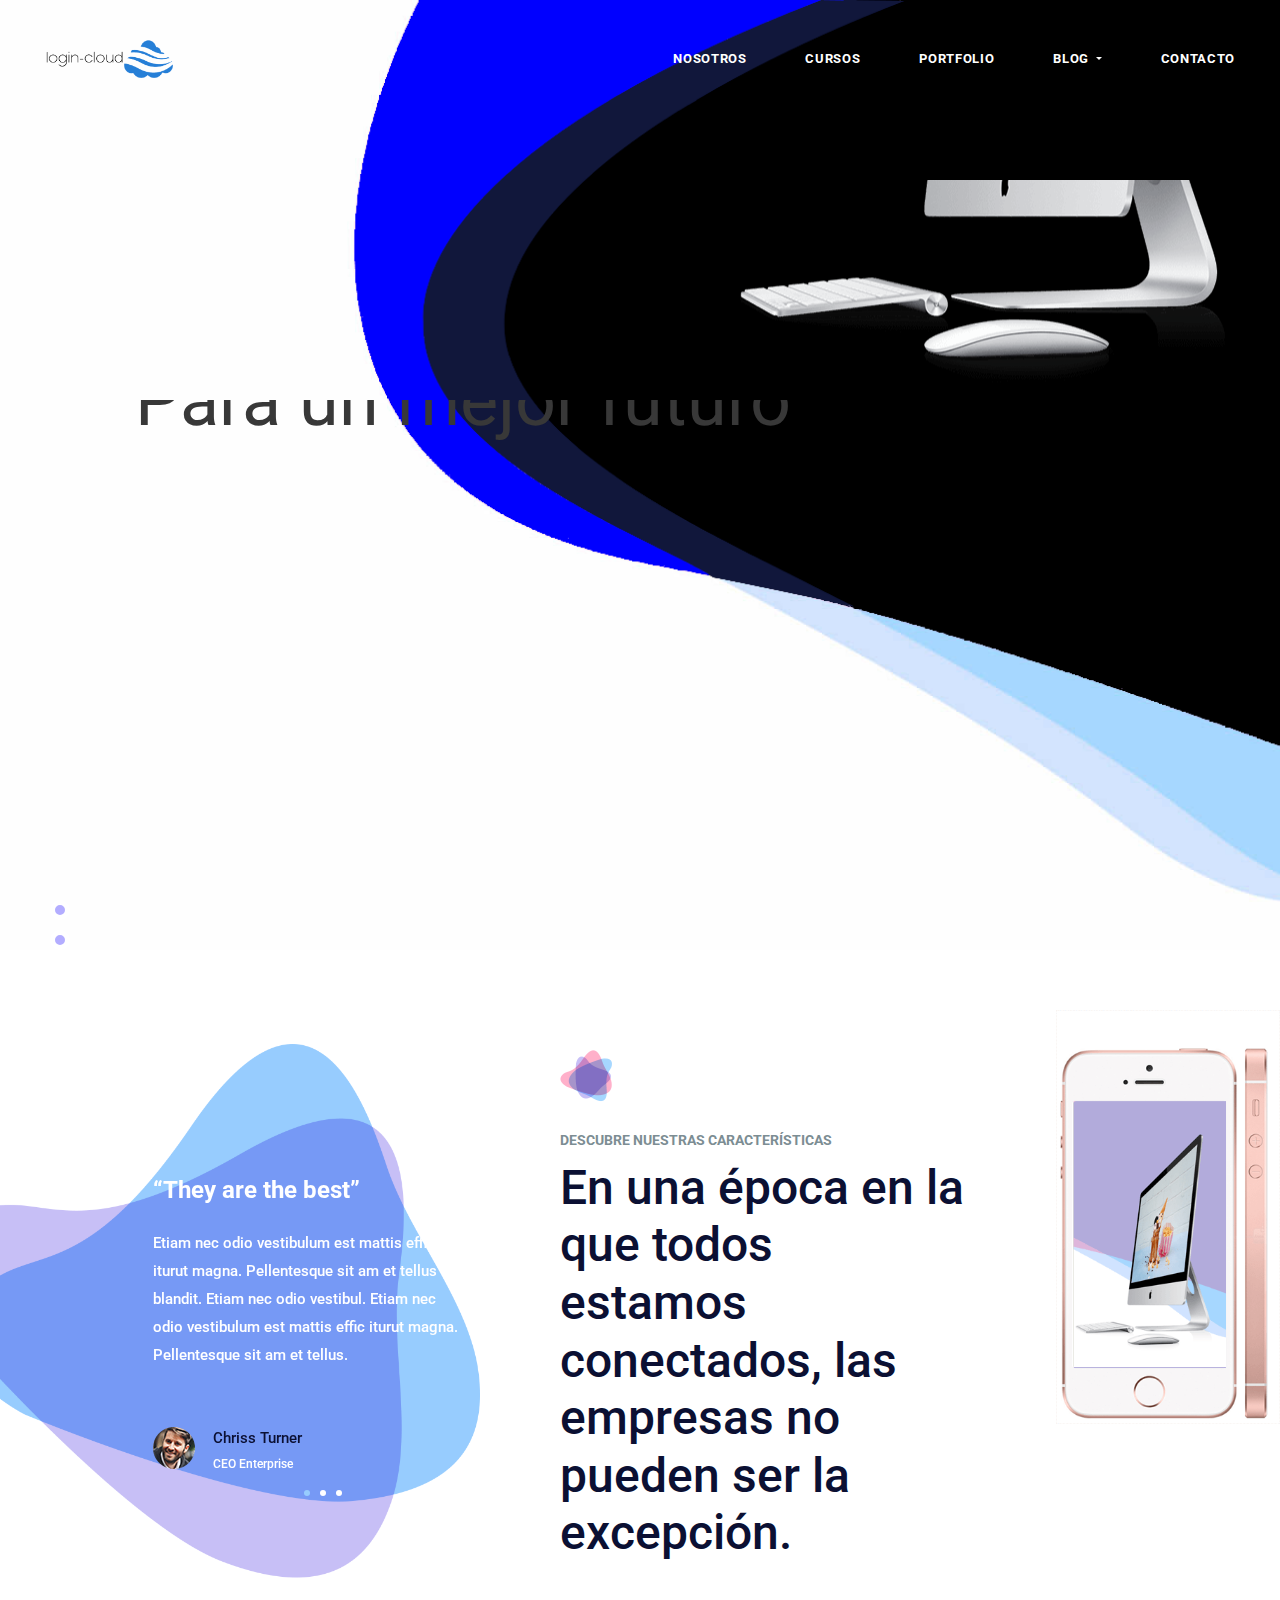
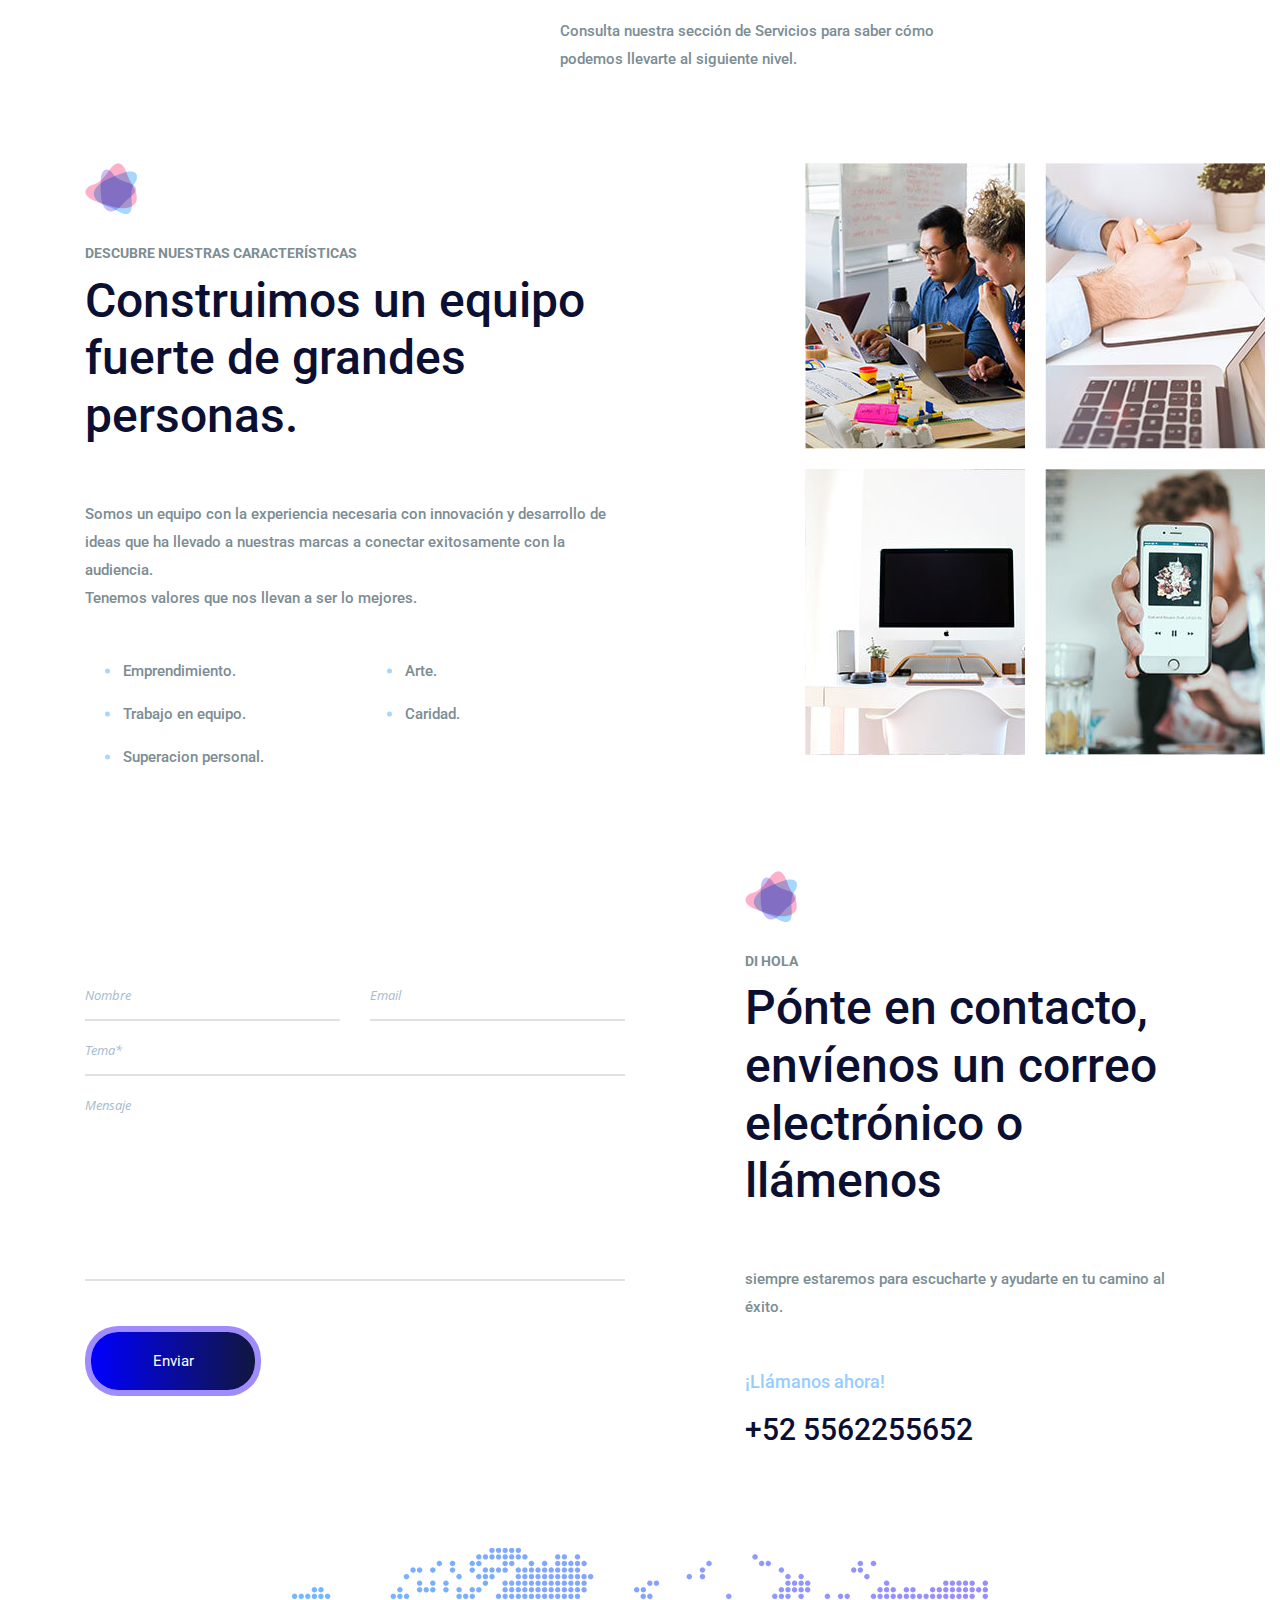
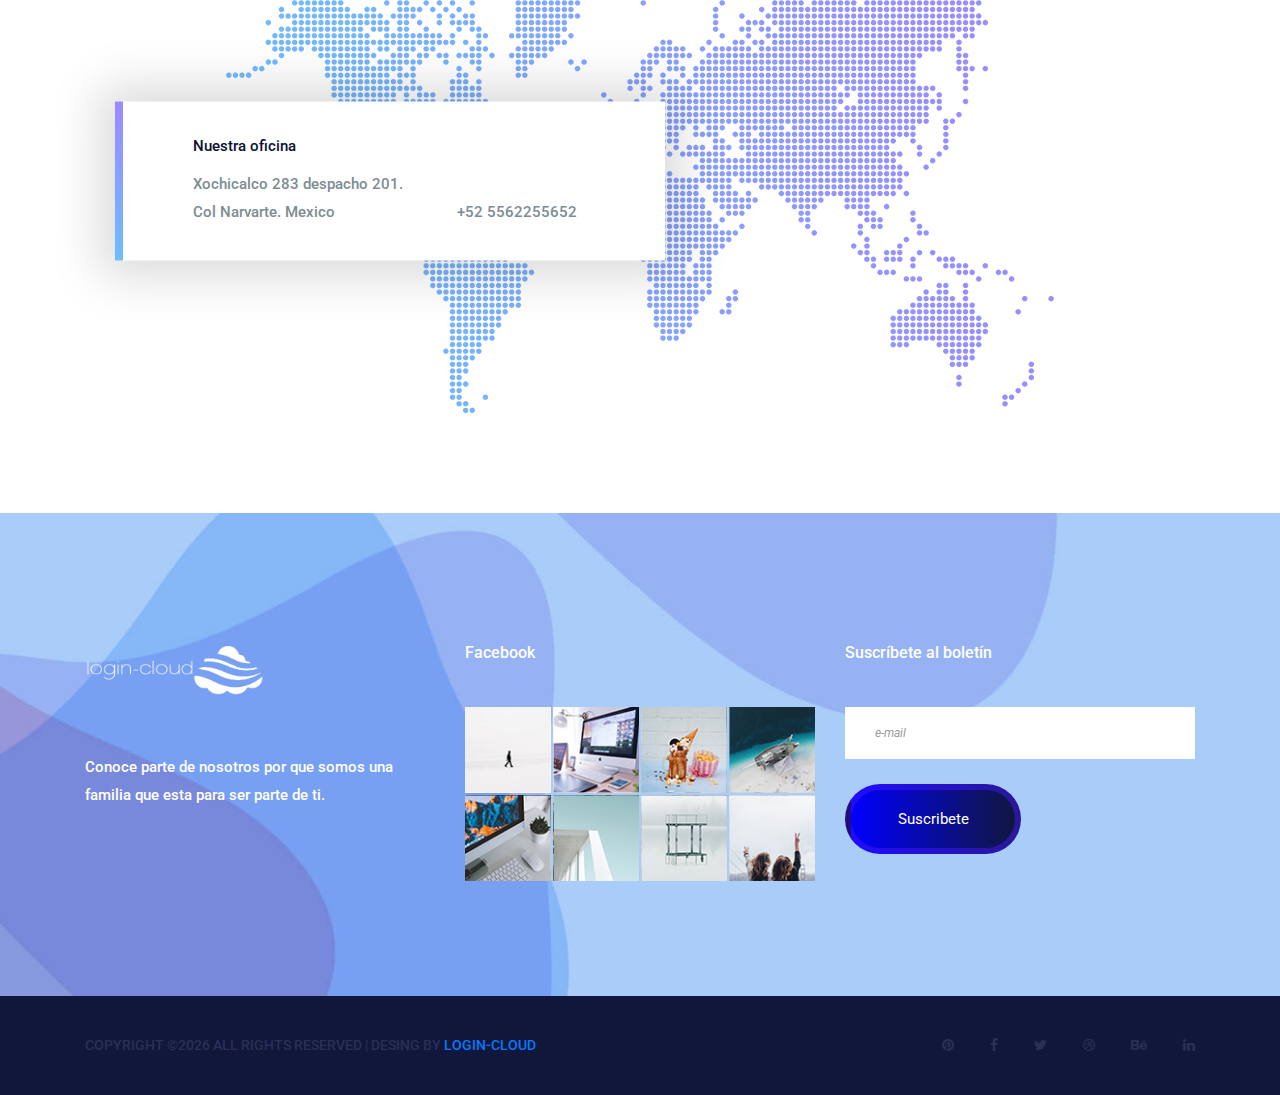
<file: index.html>
<!DOCTYPE html>
<html lang="en">
    <head>
        <meta charset="utf-8">
        <meta http-equiv="X-UA-Compatible" content="IE=edge">
        <meta name="viewport" content="width=device-width, initial-scale=1">
        
        <link rel="icon" href="img/fav-icon.png" type="image/x-icon" />
        <!-- The above 3 meta tags *must* come first in the head; any other head content must come *after* these tags -->
        <title>login-cloud</title>

        <!-- Icon css link -->
        <link href="css/font-awesome.min.css" rel="stylesheet">
        <!-- Bootstrap -->
        <link href="css/bootstrap.min.css" rel="stylesheet">
        
        <!-- Rev slider css -->
        <link href="vendors/revolution/css/settings.css" rel="stylesheet">
        <link href="vendors/revolution/css/layers.css" rel="stylesheet">
        <link href="vendors/revolution/css/navigation.css" rel="stylesheet">
        
        <!-- Extra plugin css -->
        <link href="vendors/owl-carousel/owl.carousel.min.css" rel="stylesheet">
        
        <link href="css/style.css" rel="stylesheet">
        <link href="css/responsive.css" rel="stylesheet">

        <!-- HTML5 shim and Respond.js for IE8 support of HTML5 elements and media queries -->
        <!-- WARNING: Respond.js doesn't work if you view the page via file:// -->
        <!--[if lt IE 9]>
        <script src="https://oss.maxcdn.com/html5shiv/3.7.3/html5shiv.min.js"></script>
        <script src="https://oss.maxcdn.com/respond/1.4.2/respond.min.js"></script>
        <![endif]-->
    </head>
    <body>
        
        <!--================Header Menu Area =================-->
        <header class="main_menu_area">
            <nav class="navbar navbar-expand-lg navbar-light bg-light">
                <a class="navbar-brand" href="index.html"><img src="img/logo.png" width="130" height="43" alt=""></a>
                <button class="navbar-toggler" type="button" data-toggle="collapse" data-target="#navbarSupportedContent" aria-controls="navbarSupportedContent" aria-expanded="false" aria-label="Toggle navigation">
                    <span></span>
                    <span></span>
                    <span></span>
                </button>

                <div class="collapse navbar-collapse" id="navbarSupportedContent">
                    <ul class="navbar-nav">
                       
                        <li class="nav-item"><a class="nav-link" href="about-us.html">Nosotros</a></li>
                        <li class="nav-item"><a class="nav-link" href="service.html">Cursos</a></li>
                        <li class="nav-item"><a class="nav-link" href="portfolio.html">Portfolio</a></li>
                        <li class="nav-item dropdown submenu">
                            <a class="nav-link dropdown-toggle" href="#" id="navbarDropdown" role="button" data-toggle="dropdown" aria-haspopup="true" aria-expanded="false">
                            Blog
                            </a>
                            <ul class="dropdown-menu" aria-labelledby="navbarDropdown">
                                <li class="nav-item"><a class="nav-link" href="blog.html">Blog</a></li>
                                <li class="nav-item"><a class="nav-link" href="single-blog.html">Blog Detalles</a></li>
                                <li class="nav-item"><a class="nav-link" href="elements.html">Elementos</a></li>
                            </ul>
                        </li>
                        <li class="nav-item"><a class="nav-link" href="contact.html">Contacto</a></li>
                    </ul>
                </div>
            </nav>
        </header>
        <!--================End Header Menu Area =================-->
        
        
        <!--================Slider Area =================-->
        <section class="main_slider_area">
            <div id="main_slider" class="rev_slider" data-version="5.3.1.6">
                <ul>
                    <li data-index="rs-1587" data-transition="fade" data-slotamount="default" data-hideafterloop="0" data-hideslideonmobile="off"  data-easein="default" data-easeout="default" data-masterspeed="300" data-rotate="0"  data-saveperformance="off"  data-title="Creative" data-param1="01" data-param2="" data-param3="" data-param4="" data-param5="" data-param6="" data-param7="" data-param8="" data-param9="" data-param10="" data-description="">
                        <!-- LAYER NR. 1 -->
                        <div class="slider_text_box">
                            <div class="tp-caption tp-resizeme first_text" 
                            data-x="['left','left','left','left','15','center']" 
                            data-hoffset="['0','80','80','0']" 
                            data-y="['top','top','top','top']" 
                            data-voffset="['400','400','400','250','180','180']" 
                            data-fontsize="['72','72','72','50','50','30']"
                            data-lineheight="['82','82','82','62','62','42']"
                            data-width="['none']"
                            data-height="none"
                            data-whitespace="nowrape"
                            data-type="text" 
                            data-responsive_offset="on" 
                            data-frames="[{&quot;delay&quot;:10,&quot;speed&quot;:1500,&quot;frame&quot;:&quot;0&quot;,&quot;from&quot;:&quot;y:[-100%];z:0;rX:0deg;rY:0;rZ:0;sX:1;sY:1;skX:0;skY:0;&quot;,&quot;mask&quot;:&quot;x:0px;y:0px;s:inherit;e:inherit;&quot;,&quot;to&quot;:&quot;o:1;&quot;,&quot;ease&quot;:&quot;Power2.easeInOut&quot;},{&quot;delay&quot;:&quot;wait&quot;,&quot;speed&quot;:1500,&quot;frame&quot;:&quot;999&quot;,&quot;to&quot;:&quot;y:[175%];&quot;,&quot;mask&quot;:&quot;x:inherit;y:inherit;s:inherit;e:inherit;&quot;,&quot;ease&quot;:&quot;Power2.easeInOut&quot;}]"
                            data-textAlign="['left','left','left','left','left','center']">Te preparamos<br />Para un mejor futuro</div>
                            
                            <div class="tp-caption tp-resizeme secand_text" 
                                data-x="['left','left','left','left','15','center']" 
                                data-hoffset="['0','80','80','0']" 
                                data-y="['top','top','top','top']" 
                                data-voffset="['575','575','575','400','320','300']"  
                                data-fontsize="['24','24','24','18','16','16']"
                                data-lineheight="['36','36','36','26','26','26']"
                                data-width="['none','none','none','none','none']"
                                data-height="none"
                                data-whitespace="nowrape"
                                data-type="text" 
                                data-responsive_offset="on"
                                data-transform_idle="o:1;"
                                data-frames="[{&quot;delay&quot;:10,&quot;speed&quot;:1500,&quot;frame&quot;:&quot;0&quot;,&quot;from&quot;:&quot;y:[100%];z:0;rX:0deg;rY:0;rZ:0;sX:1;sY:1;skX:0;skY:0;opacity:0;&quot;,&quot;mask&quot;:&quot;x:0px;y:[100%];s:inherit;e:inherit;&quot;,&quot;to&quot;:&quot;o:1;&quot;,&quot;ease&quot;:&quot;Power2.easeInOut&quot;},{&quot;delay&quot;:&quot;wait&quot;,&quot;speed&quot;:1500,&quot;frame&quot;:&quot;999&quot;,&quot;to&quot;:&quot;y:[175%];&quot;,&quot;mask&quot;:&quot;x:inherit;y:inherit;s:inherit;e:inherit;&quot;,&quot;ease&quot;:&quot;Power2.easeInOut&quot;}]"
                                data-textAlign="['left','left','left','left','left','center']"></div>
                            
                            <div class="tp-caption tp-resizeme" 
                                data-x="['left','left','left','left','15','center']" data-hoffset="['0','80','80','0']" 
                                data-y="['top','top','top','top']" 
                                data-voffset="['670','670','670','480','370','350']" 
                                data-fontsize="['14','14','14','14']"
                                data-lineheight="['46','46','46','46']"
                                data-width="none"
                                data-height="none"
                                data-whitespace="nowrap"
                                data-type="text" 
                                data-responsive_offset="on" 
                                data-frames="[{&quot;delay&quot;:10,&quot;speed&quot;:1500,&quot;frame&quot;:&quot;0&quot;,&quot;from&quot;:&quot;y:[100%];z:0;rX:0deg;rY:0;rZ:0;sX:1;sY:1;skX:0;skY:0;opacity:0;&quot;,&quot;mask&quot;:&quot;x:0px;y:[100%];s:inherit;e:inherit;&quot;,&quot;to&quot;:&quot;o:1;&quot;,&quot;ease&quot;:&quot;Power2.easeInOut&quot;},{&quot;delay&quot;:&quot;wait&quot;,&quot;speed&quot;:1500,&quot;frame&quot;:&quot;999&quot;,&quot;to&quot;:&quot;y:[175%];&quot;,&quot;mask&quot;:&quot;x:inherit;y:inherit;s:inherit;e:inherit;&quot;,&quot;ease&quot;:&quot;Power2.easeInOut&quot;}]">
                                
                            </div>
                            <div class="tp-caption tp-resizeme single_img" 
                            data-x="['right','right','right','right','right','right']" 
                            data-hoffset="['0','0','0','0']" 
                            data-y="['top','top','top','top']" 
                            data-voffset="['180','180','180','180','0']" 
                            data-fontsize="['65','65','60','40','25']"
                            data-lineheight="['75','75','75','50','35']"
                            data-width="['485','485','485','485','485']"
                            data-height="none"
                            data-whitespace="normal"
                            data-type="text" 
                            data-responsive_offset="on" 
                            data-frames="[{&quot;delay&quot;:10,&quot;speed&quot;:1500,&quot;frame&quot;:&quot;0&quot;,&quot;from&quot;:&quot;y:[-100%];z:0;rX:0deg;rY:0;rZ:0;sX:1;sY:1;skX:0;skY:0;&quot;,&quot;mask&quot;:&quot;x:0px;y:0px;s:inherit;e:inherit;&quot;,&quot;to&quot;:&quot;o:1;&quot;,&quot;ease&quot;:&quot;Power2.easeInOut&quot;},{&quot;delay&quot;:&quot;wait&quot;,&quot;speed&quot;:1500,&quot;frame&quot;:&quot;999&quot;,&quot;to&quot;:&quot;y:[175%];&quot;,&quot;mask&quot;:&quot;x:inherit;y:inherit;s:inherit;e:inherit;&quot;,&quot;ease&quot;:&quot;Power2.easeInOut&quot;}]"
                            data-textAlign="['left','left','left','left','left','center']">
                                <img src="img/home-slider/slider-m-1.png" alt="">
                            </div>
                        </div>
                    </li>
    
                    <li data-index="rs-1589" data-transition="fade" data-slotamount="default" data-hideafterloop="0" data-hideslideonmobile="off"  data-easein="default" data-easeout="default" data-masterspeed="300" data-rotate="0"  data-saveperformance="off"  data-title="Creative" data-param1="01" data-param2="" data-param3="" data-param4="" data-param5="" data-param6="" data-param7="" data-param8="" data-param9="" data-param10="" data-description="">
                    <!-- LAYERS -->
                        <!-- LAYERS -->

                        <!-- LAYER NR. 1 -->
                        <div class="slider_text_box">
                            <div class="tp-caption tp-resizeme first_text" 
                            data-x="['left','left','left','left','15','center']" 
                            data-hoffset="['0','80','80','0']" 
                            data-y="['top','top','top','top']" 
                            data-voffset="['400','400','400','250','180','180']" 
                            data-fontsize="['72','72','72','50','50','30']"
                            data-lineheight="['82','82','82','62','62','42']"
                            data-width="['none']"
                            data-height="none"
                            data-whitespace="nowrape"
                            data-type="text" 
                            data-responsive_offset="on" 
                            data-frames="[{&quot;delay&quot;:10,&quot;speed&quot;:1500,&quot;frame&quot;:&quot;0&quot;,&quot;from&quot;:&quot;y:[-100%];z:0;rX:0deg;rY:0;rZ:0;sX:1;sY:1;skX:0;skY:0;&quot;,&quot;mask&quot;:&quot;x:0px;y:0px;s:inherit;e:inherit;&quot;,&quot;to&quot;:&quot;o:1;&quot;,&quot;ease&quot;:&quot;Power2.easeInOut&quot;},{&quot;delay&quot;:&quot;wait&quot;,&quot;speed&quot;:1500,&quot;frame&quot;:&quot;999&quot;,&quot;to&quot;:&quot;y:[175%];&quot;,&quot;mask&quot;:&quot;x:inherit;y:inherit;s:inherit;e:inherit;&quot;,&quot;ease&quot;:&quot;Power2.easeInOut&quot;}]"
                            data-textAlign="['left','left','left','left','left','center']"><br />Educación</div>
                            
                            <div class="tp-caption tp-resizeme secand_text" 
                                data-x="['left','left','left','left','15','center']" 
                                data-hoffset="['0','80','80','0']" 
                                data-y="['top','top','top','top']" 
                                data-voffset="['575','575','575','400','320','300']"  
                                data-fontsize="['24','24','24','18','16','16']"
                                data-lineheight="['36','36','36','26','26','26']"
                                data-width="['none','none','none','none','none']"
                                data-height="none"
                                data-whitespace="nowrape"
                                data-type="text" 
                                data-responsive_offset="on"
                                data-transform_idle="o:1;"
                                data-frames="[{&quot;delay&quot;:10,&quot;speed&quot;:1500,&quot;frame&quot;:&quot;0&quot;,&quot;from&quot;:&quot;y:[100%];z:0;rX:0deg;rY:0;rZ:0;sX:1;sY:1;skX:0;skY:0;opacity:0;&quot;,&quot;mask&quot;:&quot;x:0px;y:[100%];s:inherit;e:inherit;&quot;,&quot;to&quot;:&quot;o:1;&quot;,&quot;ease&quot;:&quot;Power2.easeInOut&quot;},{&quot;delay&quot;:&quot;wait&quot;,&quot;speed&quot;:1500,&quot;frame&quot;:&quot;999&quot;,&quot;to&quot;:&quot;y:[175%];&quot;,&quot;mask&quot;:&quot;x:inherit;y:inherit;s:inherit;e:inherit;&quot;,&quot;ease&quot;:&quot;Power2.easeInOut&quot;}]"
                                data-textAlign="['left','left','left','left','left','center']">
                            </div>
                            
                            <div class="tp-caption tp-resizeme" 
                                data-x="['left','left','left','left','15','center']" data-hoffset="['0','80','80','0']" 
                                data-y="['top','top','top','top']" 
                                data-voffset="['670','670','670','480','370','350']" 
                                data-fontsize="['14','14','14','14']"
                                data-lineheight="['46','46','46','46']"
                                data-width="none"
                                data-height="none"
                                data-whitespace="nowrap"
                                data-type="text" 
                                data-responsive_offset="on" 
                                data-frames="[{&quot;delay&quot;:10,&quot;speed&quot;:1500,&quot;frame&quot;:&quot;0&quot;,&quot;from&quot;:&quot;y:[100%];z:0;rX:0deg;rY:0;rZ:0;sX:1;sY:1;skX:0;skY:0;opacity:0;&quot;,&quot;mask&quot;:&quot;x:0px;y:[100%];s:inherit;e:inherit;&quot;,&quot;to&quot;:&quot;o:1;&quot;,&quot;ease&quot;:&quot;Power2.easeInOut&quot;},{&quot;delay&quot;:&quot;wait&quot;,&quot;speed&quot;:1500,&quot;frame&quot;:&quot;999&quot;,&quot;to&quot;:&quot;y:[175%];&quot;,&quot;mask&quot;:&quot;x:inherit;y:inherit;s:inherit;e:inherit;&quot;,&quot;ease&quot;:&quot;Power2.easeInOut&quot;}]">
                                
                            </div>
                            <div class="tp-caption tp-resizeme single_img" 
                            data-x="['right','right','right','right','right','right']" 
                            data-hoffset="['0','0','0','0']" 
                            data-y="['top','top','top','top']" 
                            data-voffset="['180','180','180','180','0']" 
                            data-fontsize="['65','65','60','40','25']"
                            data-lineheight="['75','75','75','50','35']"
                            data-width="['485','485','485','485','485']"
                            data-height="none"
                            data-whitespace="normal"
                            data-type="text" 
                            data-responsive_offset="on" 
                            data-frames="[{&quot;delay&quot;:10,&quot;speed&quot;:1500,&quot;frame&quot;:&quot;0&quot;,&quot;from&quot;:&quot;y:[-100%];z:0;rX:0deg;rY:0;rZ:0;sX:1;sY:1;skX:0;skY:0;&quot;,&quot;mask&quot;:&quot;x:0px;y:0px;s:inherit;e:inherit;&quot;,&quot;to&quot;:&quot;o:1;&quot;,&quot;ease&quot;:&quot;Power2.easeInOut&quot;},{&quot;delay&quot;:&quot;wait&quot;,&quot;speed&quot;:1500,&quot;frame&quot;:&quot;999&quot;,&quot;to&quot;:&quot;y:[175%];&quot;,&quot;mask&quot;:&quot;x:inherit;y:inherit;s:inherit;e:inherit;&quot;,&quot;ease&quot;:&quot;Power2.easeInOut&quot;}]"
                            data-textAlign="['left','left','left','left','left','center']">
                                <img src="img/home-slider/slider-m-1.png" alt="">
                            </div>
                        </div>
                    </li>
                </ul>
            </div>
        </section>
        <!--================End Slider Area =================-->
        
        <!--================Feature Area =================-->
       
        <!--================End Feature Area =================-->
        
        <!--================The best slider Area =================-->
        <section class="best_3d_area">
            <div class="left_3d">
                <div class="shap_slider_inner owl-carousel">
                    <div class="item">
                        <h4>“They are the best”</h4>
                        <p>Etiam nec odio vestibulum est mattis effic iturut magna. Pellentesque sit am et tellus blandit. Etiam nec odio vestibul. Etiam nec odio vestibulum est mattis effic iturut magna. Pellentesque sit am et tellus.</p>
                        <div class="media">
                            <img src="img/team/people/people-5.jpg" alt="">
                            <div class="media-body">
                                <h5>Chriss Turner</h5>
                                <h6>CEO Enterprise</h6>
                            </div>
                        </div>
                    </div>
                    <div class="item">
                        <h4>“They are the best”</h4>
                        <p>Etiam nec odio vestibulum est mattis effic iturut magna. Pellentesque sit am et tellus blandit. Etiam nec odio vestibul. Etiam nec odio vestibulum est mattis effic iturut magna. Pellentesque sit am et tellus.</p>
                        <div class="media">
                            <img src="img/team/people/people-5.jpg" alt="">
                            <div class="media-body">
                                <h5>Chriss Turner</h5>
                                <h6>CEO Enterprise</h6>
                            </div>
                        </div>
                    </div>
                    <div class="item">
                        <h4>“They are the best”</h4>
                        <p>Etiam nec odio vestibulum est mattis effic iturut magna. Pellentesque sit am et tellus blandit. Etiam nec odio vestibul. Etiam nec odio vestibulum est mattis effic iturut magna. Pellentesque sit am et tellus.</p>
                        <div class="media">
                            <img src="img/team/people/people-5.jpg" alt="">
                            <div class="media-body">
                                <h5>Chriss Turner</h5>
                                <h6>CEO Enterprise</h6>
                            </div>
                        </div>
                    </div>
                </div>
            </div>
            <div class="right_text">
                <div class="right_text_inner">
                    <div class="text_3d">
                        <div class="l_title">
                            <img src="img/icon/title-icon.png" alt="">
                            <h6>Descubre nuestras características
                            </h6>
                            <h2>En una época en la que todos estamos conectados, las empresas no pueden ser la excepción.</h2>
                        </div>
                        <p>Consulta nuestra sección de Servicios para saber cómo podemos llevarte al siguiente nivel.  </p>
                    </div>
                    <div class="shap_mobile">
                        <img src="img/iphone4.png" alt="">
                    </div>
                </div>
            </div>
        </section>
        <!--================End The best slider Area =================-->
        
        <!--================Team People Area =================-->
        <section class="team_people_area">
            <div class="container-fluid">
                <div class="row">
                    <div class="col-lg-6">
                        <div class="team_people_text">
                            <div class="l_title">
                                <img src="img/icon/title-icon.png" alt="">
                                <h6>Descubre nuestras características
                                </h6>
                                <h2>Construimos un equipo fuerte de grandes personas.</h2>
                            </div>
                            <p>Somos un equipo con la experiencia necesaria con innovación y desarrollo de ideas que ha llevado a nuestras marcas a conectar exitosamente con la audiencia. <br> Tenemos valores que nos llevan a ser lo mejores.</p>
                            <ul>
                                <li><a href="#">Emprendimiento.</a></li>
                                <li><a href="#">Arte.</a></li>
                                <li><a href="#">Trabajo en equipo.</a></li>
                                <li><a href="#">Caridad.</a></li>
                                <li><a href="#">Superacion personal.</a></li>
                            </ul>
                        </div>
                    </div>
                    <div class="col-lg-6">
                        <div class="team_img_inner">
                            <div class="row">
                                <div class="col-lg-6 col-6">
                                    <div class="team_img_item">
                                        <img src="img/team/people/people-1.jpg" alt="">
                                    </div>
                                </div>
                                <div class="col-lg-6 col-6">
                                    <div class="team_img_item">
                                        <img src="img/team/people/people-2.jpg" alt="">
                                    </div>
                                </div>
                                <div class="col-lg-6 col-6">
                                    <div class="team_img_item">
                                        <img src="img/team/people/people-3.jpg" alt="">
                                    </div>
                                </div>
                                <div class="col-lg-6 col-6">
                                    <div class="team_img_item">
                                        <img src="img/team/people/people-4.jpg" alt="">
                                    </div>
                                </div>
                            </div>
                        </div>
                    </div>
                </div>
            </div>
        </section>
        <!--================End Team People Area =================-->
        
        <!--================Get in Touch Area =================-->
        <section class="get_in_touch_area">
            <div class="container">
                <div class="row get_touch_inner">
                    <div class="col-lg-6">
                        <form class="contact_us_form row" action="contact_process.php" method="post" id="contactForm" novalidate="novalidate">
                            <div class="form-group col-lg-6">
                                <input type="text" class="form-control" id="name" name="name" placeholder="Nombre">
                            </div>
                            <div class="form-group col-lg-6">
                                <input type="email" class="form-control" id="email" name="email" placeholder="Email">
                            </div>
                            <div class="form-group col-lg-12">
                                <input type="text" class="form-control" id="subject" name="subject" placeholder="Tema*">
                            </div>
                            <div class="form-group col-lg-12">
                                <textarea class="form-control" name="message" id="message" rows="1" placeholder="Mensaje"></textarea>
                            </div>
                            <div class="form-group col-lg-12">
                                <button type="submit" value="submit" class="btn submit_btn form-control">Enviar</button>
                            </div>
                        </form>
                    </div>
                    <div class="col-lg-6">
                        <div class="touch_details">
                            <div class="l_title">
                                <img src="img/icon/title-icon.png" alt="">
                                <h6>Di Hola</h6>
                                <h2>Pónte en contacto, envíenos un correo electrónico o llámenos</h2>
                            </div>
                            <p>siempre estaremos para escucharte y ayudarte en tu camino al éxito.</p>
                            <a href="#"><h5>¡Llámanos ahora!</h5></a>
                            <a href="#"><h4>+52 5562255652</h4></a>
                        </div>
                    </div>
                </div>
            </div>
        </section>
        <!--================End Get in Touch Area =================-->
        
        <!--================Map Area =================-->
        <section class="world_map_area p_100">
            <div class="container">
                <div class="world_map_inner">
                    <img class="img-fluid" src="img/world-map.png" alt="">
                    <div class="bd-callout">
                        <h3>Nuestra oficina</h3>
                        <p>Xochicalco 283 despacho 201.<br /> Col Narvarte. Mexico</p>
                        <h4><a href="#">+52 5562255652</a> <a href="#"></a></h4>
                    </div>
                </div>
            </div>
        </section>
        <!--================End Map Area =================-->
        
        <!--================Footer Area =================-->
        <footer class="footr_area">
            <div class="footer_widget_area">
                <div class="container">
                    <div class="row footer_widget_inner">
                        <div class="col-lg-4 col-sm-6">
                            <aside class="f_widget f_about_widget">
                                <img src="img/footer-logo.png" width="180" height="110"  alt="">
                                <p>Conoce parte de nosotros por que somos una familia que esta para ser parte de ti.</p>
                            </aside>
                        </div>
                        <div class="col-lg-4 col-sm-6">
                            <aside class="f_widget f_insta_widget">
                                <div class="f_title">
                                    <h3>Facebook</h3>
                                </div>
                                <ul>
                                    <li><a href="#"><img src="img/instagram/ins-1.jpg" alt=""></a></li>
                                    <li><a href="#"><img src="img/instagram/ins-2.jpg" alt=""></a></li>
                                    <li><a href="#"><img src="img/instagram/ins-3.jpg" alt=""></a></li>
                                    <li><a href="#"><img src="img/instagram/ins-4.jpg" alt=""></a></li>
                                    <li><a href="#"><img src="img/instagram/ins-5.jpg" alt=""></a></li>
                                    <li><a href="#"><img src="img/instagram/ins-6.jpg" alt=""></a></li>
                                    <li><a href="#"><img src="img/instagram/ins-7.jpg" alt=""></a></li>
                                    <li><a href="#"><img src="img/instagram/ins-8.jpg" alt=""></a></li>
                                </ul>
                            </aside>
                        </div>
                        <div class="col-lg-4 col-sm-6">
                            <aside class="f_widget f_subs_widget">
                                <div class="f_title">
                                    <h3>Suscríbete al boletín</h3>
                                </div>
                                <div class="input-group">
                                    <input type="text" class="form-control" placeholder="e-mail" aria-label="Your e-mail address here">
                                    <span class="input-group-btn">
                                        <button class="btn btn-secondary submit_btn" type="button">Suscribete</button>
                                    </span>
                                </div>
                            </aside>
                        </div>
                    </div>
                </div>
            </div>
            <div class="footer_copyright">
                <div class="container">
                    <div class="float-sm-left">
                        <h5><!-- Link back to Colorlib can't be removed. Template is licensed under CC BY 3.0. -->
Copyright &copy;<script>document.write(new Date().getFullYear());</script> All rights reserved | Desing</i> by <a href="" target="_blank">login-cloud</a>
<!-- Link back to Colorlib can't be removed. Template is licensed under CC BY 3.0. --></h5>
                    </div>
                    <div class="float-sm-right">
                        <ul>
                            <li><a href="#"><i class="fa fa-pinterest"></i></a></li>
                            <li><a href="#"><i class="fa fa-facebook"></i></a></li>
                            <li><a href="#"><i class="fa fa-twitter"></i></a></li>
                            <li><a href="#"><i class="fa fa-dribbble"></i></a></li>
                            <li><a href="#"><i class="fa fa-behance"></i></a></li>
                            <li><a href="#"><i class="fa fa-linkedin"></i></a></li>
                        </ul>
                    </div>
                </div>
            </div>
        </footer>
        <!--================End Footer Area =================-->
        
        
        
        
        <!-- jQuery (necessary for Bootstrap's JavaScript plugins) -->
        <script src="js/jquery-3.2.1.min.js"></script>
        <!-- Include all compiled plugins (below), or include individual files as needed -->
        <script src="js/popper.min.js"></script>
        <script src="js/bootstrap.min.js"></script>
        <!-- Rev slider js -->
        <script src="vendors/revolution/js/jquery.themepunch.tools.min.js"></script>
        <script src="vendors/revolution/js/jquery.themepunch.revolution.min.js"></script>
        <script src="vendors/revolution/js/extensions/revolution.extension.actions.min.js"></script>
        <script src="vendors/revolution/js/extensions/revolution.extension.video.min.js"></script>
        <script src="vendors/revolution/js/extensions/revolution.extension.slideanims.min.js"></script>
        <script src="vendors/revolution/js/extensions/revolution.extension.layeranimation.min.js"></script>
        <script src="vendors/revolution/js/extensions/revolution.extension.navigation.min.js"></script>
        <script src="vendors/revolution/js/extensions/revolution.extension.slideanims.min.js"></script>
        <!-- Extra plugin css -->
        <script src="vendors/counterup/jquery.waypoints.min.js"></script>
        <script src="vendors/counterup/jquery.counterup.min.js"></script> 
        <script src="vendors/counterup/apear.js"></script>
        <script src="vendors/counterup/countto.js"></script>
        <script src="vendors/owl-carousel/owl.carousel.min.js"></script>
        <script src="vendors/magnify-popup/jquery.magnific-popup.min.js"></script>
        <script src="js/smoothscroll.js"></script>
        
        <script src="js/theme.js"></script>
    </body>
</html>
</file>
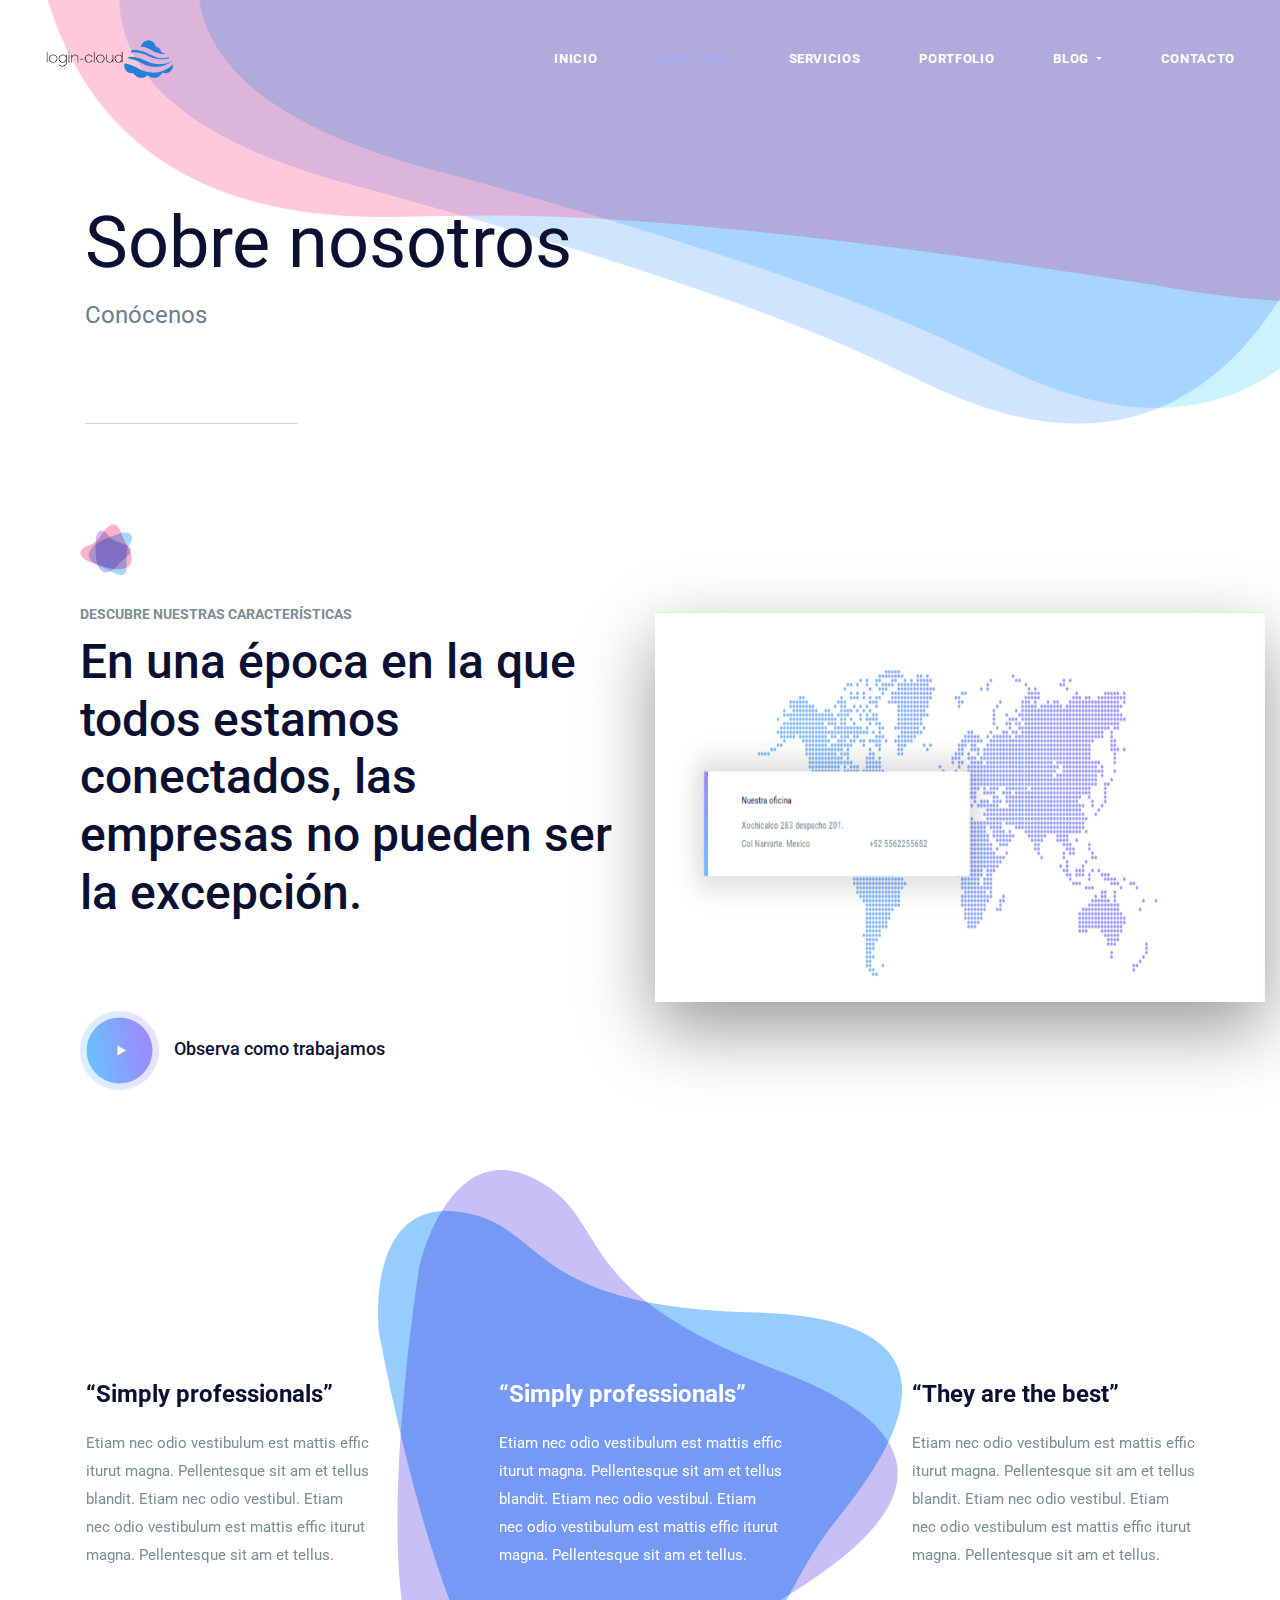
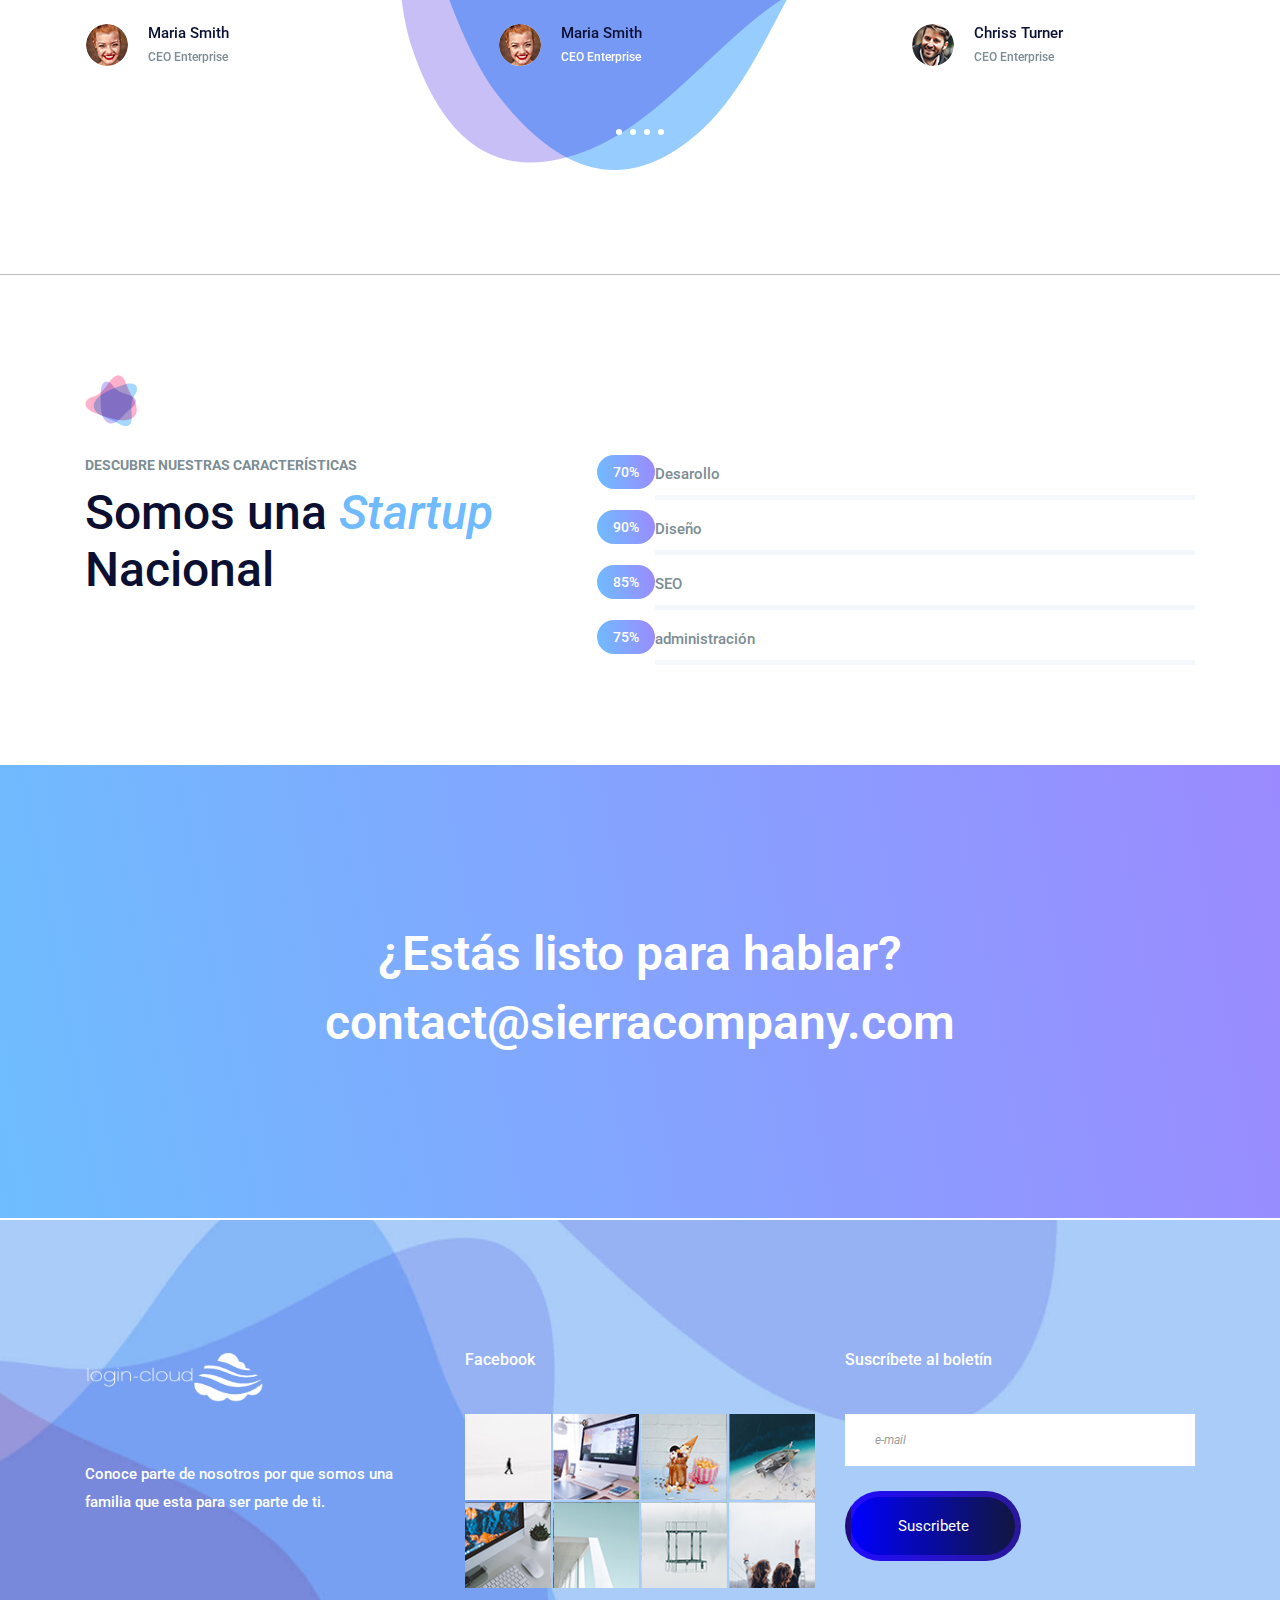
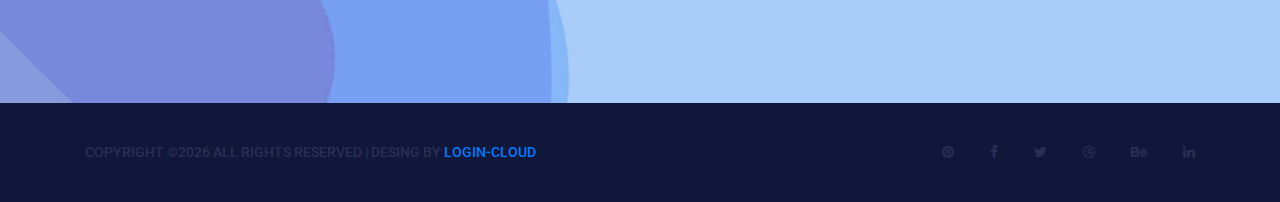
<file: about-us.html>
<!DOCTYPE html>
<html lang="en">
    <head>
        <meta charset="utf-8">
        <meta http-equiv="X-UA-Compatible" content="IE=edge">
        <meta name="viewport" content="width=device-width, initial-scale=1">
        
        <link rel="icon" href="img/fav-icon.png" type="image/x-icon" />
        <!-- The above 3 meta tags *must* come first in the head; any other head content must come *after* these tags -->
        <title>login-cloud</title>

        <!-- Icon css link -->
        <link href="css/font-awesome.min.css" rel="stylesheet">
        <!-- Bootstrap -->
        <link href="css/bootstrap.min.css" rel="stylesheet">
        
        <!-- Rev slider css -->
        <link href="vendors/revolution/css/settings.css" rel="stylesheet">
        <link href="vendors/revolution/css/layers.css" rel="stylesheet">
        <link href="vendors/revolution/css/navigation.css" rel="stylesheet">
        
        <!-- Extra plugin css -->
        <link href="vendors/owl-carousel/owl.carousel.min.css" rel="stylesheet">
        <link href="vendors/magnify-popup/magnific-popup.css" rel="stylesheet">
        
        <link href="css/style.css" rel="stylesheet">
        <link href="css/responsive.css" rel="stylesheet">

        <!-- HTML5 shim and Respond.js for IE8 support of HTML5 elements and media queries -->
        <!-- WARNING: Respond.js doesn't work if you view the page via file:// -->
        <!--[if lt IE 9]>
        <script src="https://oss.maxcdn.com/html5shiv/3.7.3/html5shiv.min.js"></script>
        <script src="https://oss.maxcdn.com/respond/1.4.2/respond.min.js"></script>
        <![endif]-->
    </head>
    <body>
        
        <!--================Header Menu Area =================-->
        <header class="main_menu_area">
            <nav class="navbar navbar-expand-lg navbar-light bg-light">
                <a class="navbar-brand" href="#"><img src="img/logo.png" width="130" height="43" alt=""></a>
                <button class="navbar-toggler" type="button" data-toggle="collapse" data-target="#navbarSupportedContent" aria-controls="navbarSupportedContent" aria-expanded="false" aria-label="Toggle navigation">
                    <span></span>
                    <span></span>
                    <span></span>
                </button>

                <div class="collapse navbar-collapse" id="navbarSupportedContent">
                    <ul class="navbar-nav">
                        <li class="nav-item"><a class="nav-link" href="index.html">Inicio</a></li>
                        <li class="nav-item active"><a class="nav-link" href="about-us.html">Nosotros</a></li>
                        <li class="nav-item"><a class="nav-link" href="service.html">Servicios</a></li>
                        <li class="nav-item"><a class="nav-link" href="portfolio.html">Portfolio</a></li>
                        <li class="nav-item dropdown submenu">
                            <a class="nav-link dropdown-toggle" href="#" id="navbarDropdown" role="button" data-toggle="dropdown" aria-haspopup="true" aria-expanded="false">
                            Blog
                            </a>
                            <ul class="dropdown-menu" aria-labelledby="navbarDropdown">
                                <li class="nav-item"><a class="nav-link" href="blog.html">Blog</a></li>
                                <li class="nav-item"><a class="nav-link" href="single-blog.html">Blog Detalles</a></li>
                                <li class="nav-item"><a class="nav-link" href="elements.html">Elementos</a></li>
                            </ul>
                        </li>
                        <li class="nav-item"><a class="nav-link" href="contact.html">Contacto</a></li>
                    </ul>
                </div>
            </nav>
        </header>
        <!--================End Header Menu Area =================-->
        
        <!--================Banner Area =================-->
        <section class="banner_area">
            <div class="container">
                <div class="banner_inner_text">
                    <h2>Sobre nosotros</h2>
                    <p>Conócenos</p>
                </div>
            </div>
        </section>
        <!--================End Banner Area =================-->
        
        <!--================Challange Area =================-->
        <section class="challange_area p_100">
            <div class="container-fluid">
                <div class="row">
                    <div class="col-lg-6">
                        <div class="challange_text_inner">
                            <div class="l_title">
                                <img src="img/icon/title-icon.png" alt="">
                                <h6>Descubre nuestras características
                                </h6>
                                <h2>En una época en la que todos estamos conectados, las empresas no pueden ser la excepción.</h2>
                            </div>
                            
                            <div class="c_video">
                                <a class="popup-youtube" href="https://www.youtube.com/watch?v=62QYQE6k7tg"><img src="img/icon/video-icon.png" alt="">Observa como trabajamos </a>
                            </div>
                        </div>
                    </div>
                    <div class="col-lg-6 challange_img">
                        <div class="challange_img_inner">
                            <img class="img-fluid" src="img/popup-photo.jpg" alt="">
                        </div>
                    </div>
                </div>
            </div>
        </section>
        <!--================End Challange Area =================-->
        
        <!--================Testimonials Slider Area =================-->
        <section class="testimonials_area">
            <div class="container">
                <div class="testimonials_slider owl-carousel">
                    <div class="item">
                        <div class="testi_item">
                            <h3>“Simply professionals”</h3>
                            <p>Etiam nec odio vestibulum est mattis effic iturut magna. Pellentesque sit am et tellus blandit. Etiam nec odio vestibul. Etiam nec odio vestibulum est mattis effic iturut magna. Pellentesque sit am et tellus.</p>
                            <div class="media">
                                <div class="d-flex">
                                    <img class="rounded-circle" src="img/testimonials/testi-1.jpg" alt="">
                                </div>
                                <div class="media-body">
                                    <h4>Maria Smith</h4>
                                    <h5>CEO Enterprise</h5>
                                </div>
                            </div>
                        </div>
                    </div>
                    <div class="item">
                        <div class="testi_item">
                            <h3>“They are the best”</h3>
                            <p>Etiam nec odio vestibulum est mattis effic iturut magna. Pellentesque sit am et tellus blandit. Etiam nec odio vestibul. Etiam nec odio vestibulum est mattis effic iturut magna. Pellentesque sit am et tellus.</p>
                            <div class="media">
                                <div class="d-flex">
                                    <img class="rounded-circle" src="img/testimonials/testi-2.jpg" alt="">
                                </div>
                                <div class="media-body">
                                    <h4>Chriss Turner</h4>
                                    <h5>CEO Enterprise</h5>
                                </div>
                            </div>
                        </div>
                    </div>
                    <div class="item">
                        <div class="testi_item">
                            <h3>“We just love them”</h3>
                            <p>Etiam nec odio vestibulum est mattis effic iturut magna. Pellentesque sit am et tellus blandit. Etiam nec odio vestibul. Etiam nec odio vestibulum est mattis effic iturut magna. Pellentesque sit am et tellus.</p>
                            <div class="media">
                                <div class="d-flex">
                                    <img class="rounded-circle" src="img/testimonials/testi-3.jpg" alt="">
                                </div>
                                <div class="media-body">
                                    <h4>Julie Smart</h4>
                                    <h5>CEO Enterprise</h5>
                                </div>
                            </div>
                        </div>
                    </div>
                    <div class="item">
                        <div class="testi_item">
                            <h3>“Simply professionals”</h3>
                            <p>Etiam nec odio vestibulum est mattis effic iturut magna. Pellentesque sit am et tellus blandit. Etiam nec odio vestibul. Etiam nec odio vestibulum est mattis effic iturut magna. Pellentesque sit am et tellus.</p>
                            <div class="media">
                                <div class="d-flex">
                                    <img class="rounded-circle" src="img/testimonials/testi-1.jpg" alt="">
                                </div>
                                <div class="media-body">
                                    <h4>Maria Smith</h4>
                                    <h5>CEO Enterprise</h5>
                                </div>
                            </div>
                        </div>
                    </div>
                </div>
            </div>
        </section>
        <!--================End Testimonials Slider Area =================-->
        
        <!--================We Are Company Area =================-->
        <section class="we_company_area p_100">
            <div class="container">
                <div class="row company_inner">
                    <div class="col-lg-6">
                        <div class="left_company_text">
                            <div class="l_title">
                                <img src="img/icon/title-icon.png" alt="">
                                <h6>Descubre nuestras características
                                </h6>
                                <h2>Somos una <span>Startup</span> Nacional</h2>
                            </div>
                            <p></p>
                        </div>
                    </div>
                    <div class="col-lg-6">
                        <div class="company_skill">
                           
                            <div class="our_skill_inner">
                                <div class="single_skill">
                                    <h3>Desarollo</h3>
                                    <div class="progress" data-value="70">
                                        <div class="progress-bar">
                                            <div class="progress_parcent"><span class="counter">70</span>%</div>
                                        </div>
                                    </div>
                                </div>
                                <div class="single_skill">
                                    <h3>Diseño</h3>
                                    <div class="progress" data-value="90">
                                        <div class="progress-bar">
                                            <div class="progress_parcent"><span class="counter">90</span>%</div>
                                        </div>
                                    </div>
                                </div>
                                <div class="single_skill">
                                    <h3>SEO</h3>
                                    <div class="progress" data-value="85">
                                        <div class="progress-bar">
                                            <div class="progress_parcent"><span class="counter">85</span>%</div>
                                        </div>
                                    </div>
                                </div>
                               
                                <div class="single_skill">
                                    <h3>administración</h3>
                                    <div class="progress" data-value="75">
                                        <div class="progress-bar">
                                            <div class="progress_parcent"><span class="counter">75</span>%</div>
                                        </div>
                                    </div>
                                </div>
                            </div>
                        </div>
                    </div>
                </div>
            </div>
        </section>
        <!--================End We Are Company Area =================-->
        
        <!--================End We Are Company Area =================-->
        <section class="talk_area">
            <div class="container">
                <div class="talk_text">
                    <h4>¿Estás listo para hablar?</h4>
                    <a href="mailto:contact@sierracompany.com">contact@sierracompany.com</a>
                </div>
            </div>
        </section>
        <!--================End We Are Company Area =================-->
        
        <!--================Footer Area =================-->
        <footer class="footr_area">
            <div class="footer_widget_area">
                <div class="container">
                    <div class="row footer_widget_inner">
                        <div class="col-lg-4 col-sm-6">
                            <aside class="f_widget f_about_widget">
                                <img src="img/footer-logo.png" width="180" height="110"  alt="">
                                <p>Conoce parte de nosotros por que somos una familia que esta para ser parte de ti.</p>
                            </aside>
                        </div>
                        <div class="col-lg-4 col-sm-6">
                            <aside class="f_widget f_insta_widget">
                                <div class="f_title">
                                    <h3>Facebook</h3>
                                </div>
                                <ul>
                                    <li><a href="#"><img src="img/instagram/ins-1.jpg" alt=""></a></li>
                                    <li><a href="#"><img src="img/instagram/ins-2.jpg" alt=""></a></li>
                                    <li><a href="#"><img src="img/instagram/ins-3.jpg" alt=""></a></li>
                                    <li><a href="#"><img src="img/instagram/ins-4.jpg" alt=""></a></li>
                                    <li><a href="#"><img src="img/instagram/ins-5.jpg" alt=""></a></li>
                                    <li><a href="#"><img src="img/instagram/ins-6.jpg" alt=""></a></li>
                                    <li><a href="#"><img src="img/instagram/ins-7.jpg" alt=""></a></li>
                                    <li><a href="#"><img src="img/instagram/ins-8.jpg" alt=""></a></li>
                                </ul>
                            </aside>
                        </div>
                        <div class="col-lg-4 col-sm-6">
                            <aside class="f_widget f_subs_widget">
                                <div class="f_title">
                                    <h3>Suscríbete al boletín</h3>
                                </div>
                                <div class="input-group">
                                    <input type="text" class="form-control" placeholder="e-mail" aria-label="Your e-mail address here">
                                    <span class="input-group-btn">
                                        <button class="btn btn-secondary submit_btn" type="button">Suscribete</button>
                                    </span>
                                </div>
                            </aside>
                        </div>
                    </div>
                </div>
            </div>
            <div class="footer_copyright">
                <div class="container">
                    <div class="float-sm-left">
                        <h5><!-- Link back to Colorlib can't be removed. Template is licensed under CC BY 3.0. -->
Copyright &copy;<script>document.write(new Date().getFullYear());</script> All rights reserved | Desing</i> by <a href="" target="_blank">login-cloud</a>
<!-- Link back to Colorlib can't be removed. Template is licensed under CC BY 3.0. --></h5>
                    </div>
                    <div class="float-sm-right">
                        <ul>
                            <li><a href="#"><i class="fa fa-pinterest"></i></a></li>
                            <li><a href="#"><i class="fa fa-facebook"></i></a></li>
                            <li><a href="#"><i class="fa fa-twitter"></i></a></li>
                            <li><a href="#"><i class="fa fa-dribbble"></i></a></li>
                            <li><a href="#"><i class="fa fa-behance"></i></a></li>
                            <li><a href="#"><i class="fa fa-linkedin"></i></a></li>
                        </ul>
                    </div>
                </div>
            </div>
        </footer>
        <!--================End Footer Area =================-->
        
        
        
        
        <!-- jQuery (necessary for Bootstrap's JavaScript plugins) -->
        <script src="js/jquery-3.2.1.min.js"></script>
        <!-- Include all compiled plugins (below), or include individual files as needed -->
        <script src="js/popper.min.js"></script>
        <script src="js/bootstrap.min.js"></script>
        <!-- Rev slider js -->
        <script src="vendors/revolution/js/jquery.themepunch.tools.min.js"></script>
        <script src="vendors/revolution/js/jquery.themepunch.revolution.min.js"></script>
        <script src="vendors/revolution/js/extensions/revolution.extension.actions.min.js"></script>
        <script src="vendors/revolution/js/extensions/revolution.extension.video.min.js"></script>
        <script src="vendors/revolution/js/extensions/revolution.extension.slideanims.min.js"></script>
        <script src="vendors/revolution/js/extensions/revolution.extension.layeranimation.min.js"></script>
        <script src="vendors/revolution/js/extensions/revolution.extension.navigation.min.js"></script>
        <script src="vendors/revolution/js/extensions/revolution.extension.slideanims.min.js"></script>
        <!-- Extra plugin css -->
        <script src="vendors/counterup/jquery.waypoints.min.js"></script>
        <script src="vendors/counterup/jquery.counterup.min.js"></script> 
        <script src="vendors/counterup/apear.js"></script>
        <script src="vendors/counterup/countto.js"></script>
        <script src="vendors/owl-carousel/owl.carousel.min.js"></script>
        <script src="vendors/magnify-popup/jquery.magnific-popup.min.js"></script>
        <script src="js/smoothscroll.js"></script>
        
        <script src="js/theme.js"></script>
    </body>
</html>
</file>
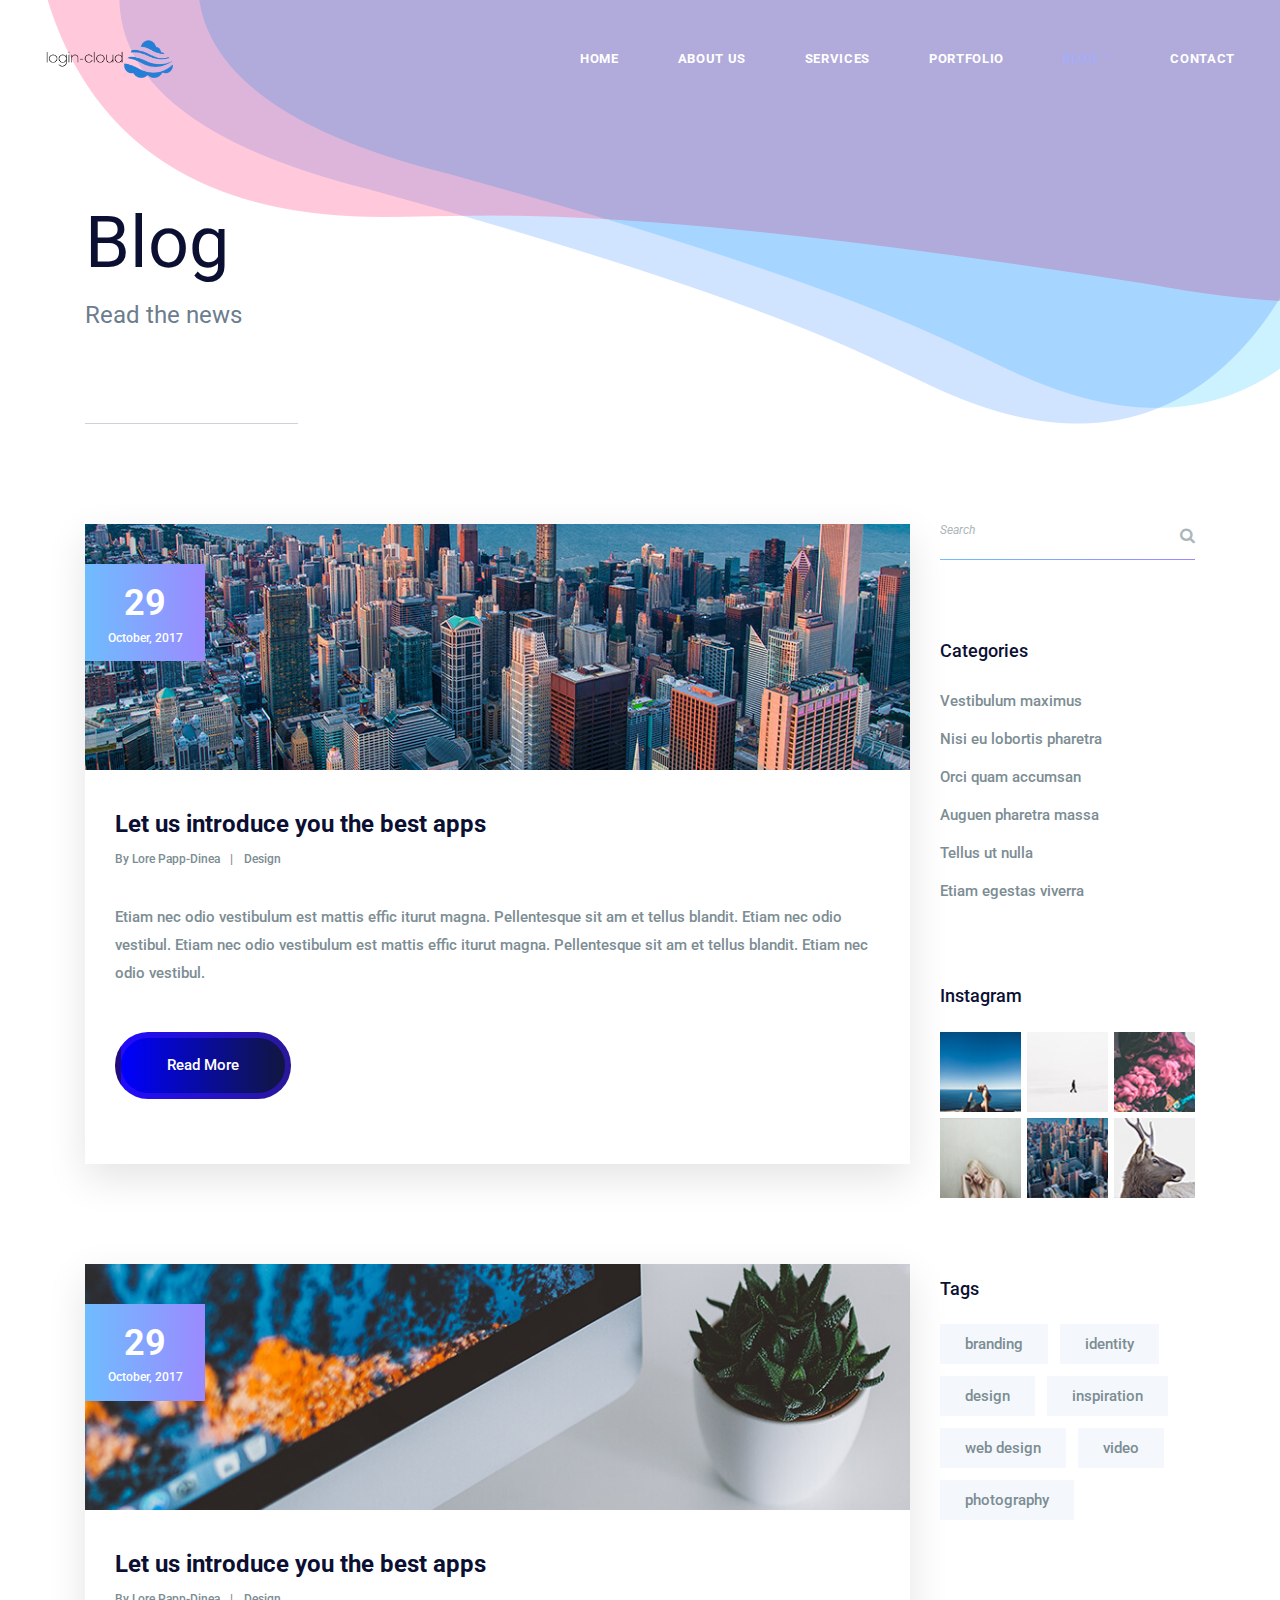
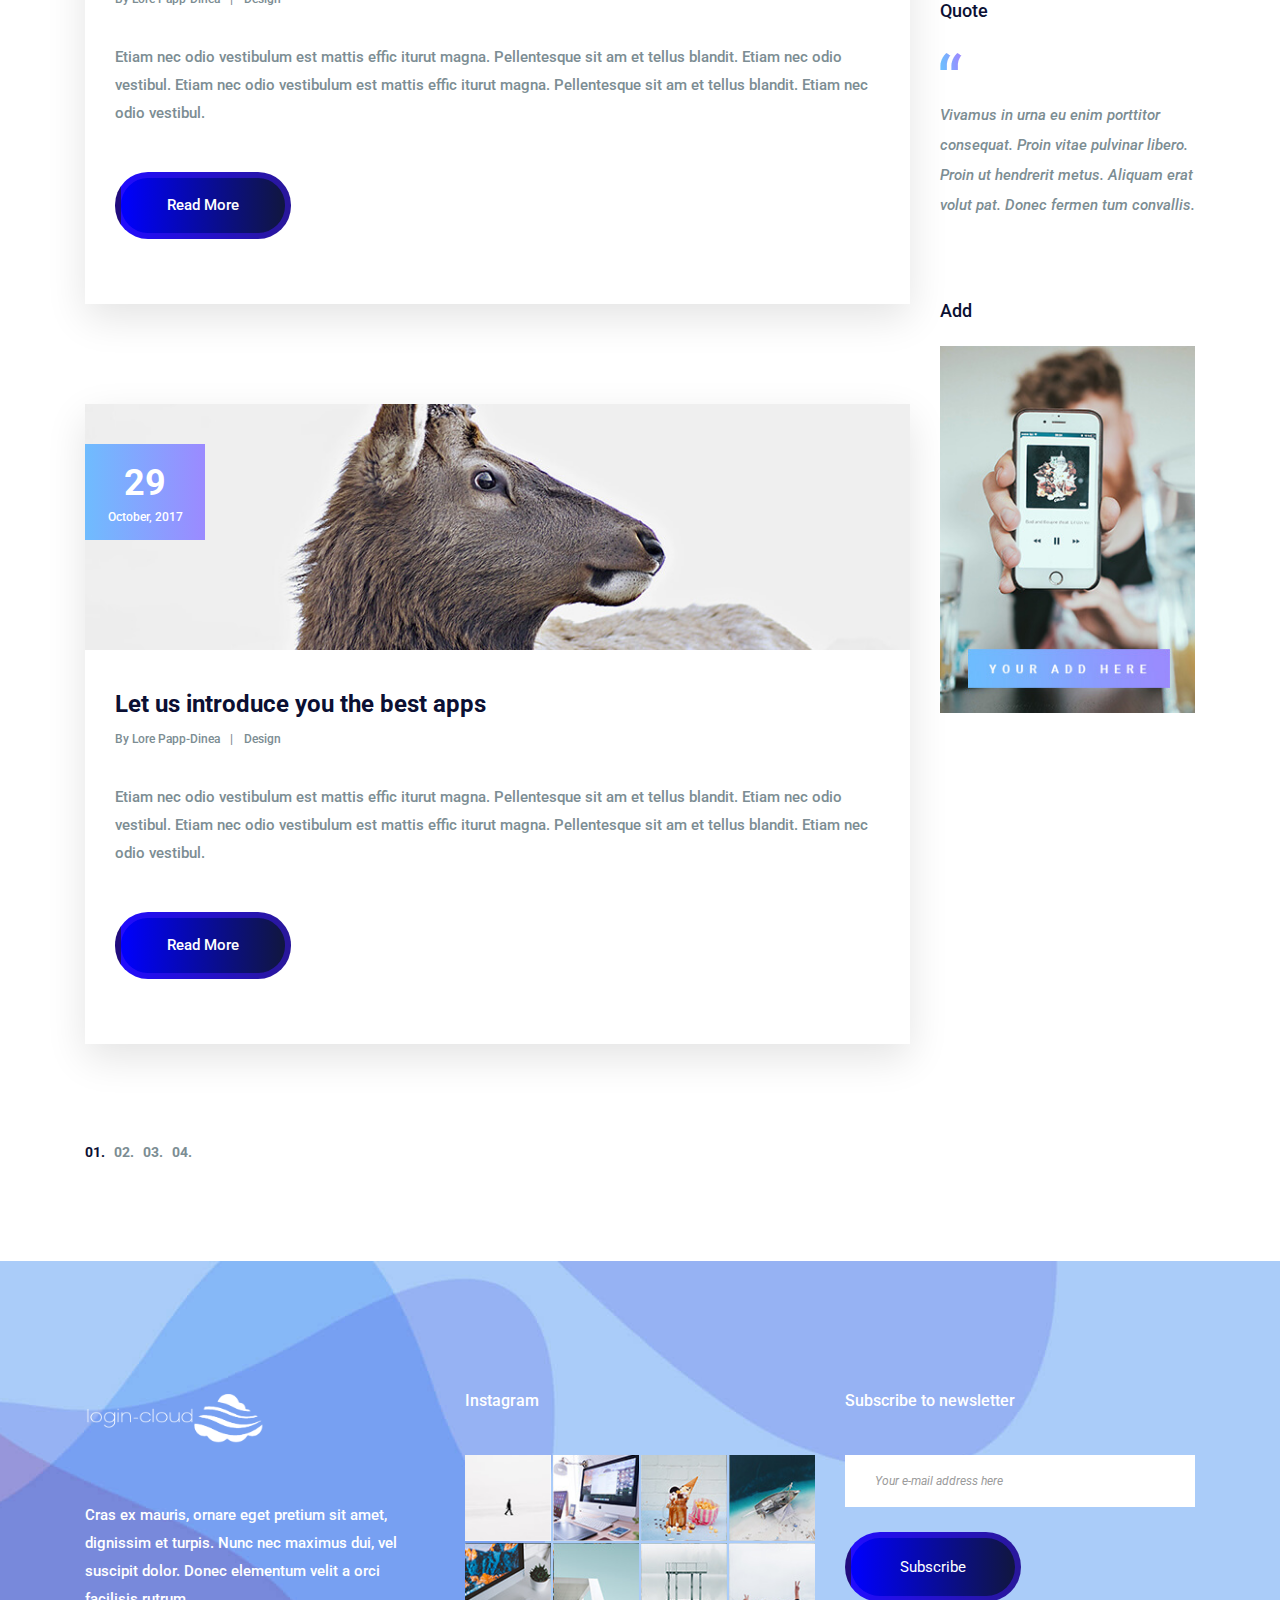
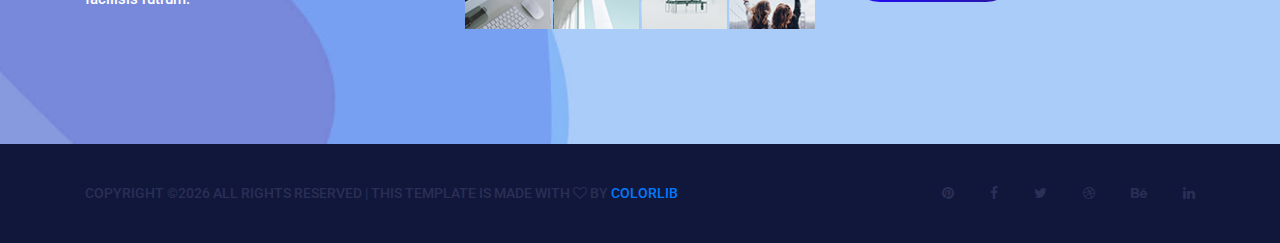
<file: blog.html>
<!DOCTYPE html>
<html lang="en">
    <head>
        <meta charset="utf-8">
        <meta http-equiv="X-UA-Compatible" content="IE=edge">
        <meta name="viewport" content="width=device-width, initial-scale=1">
        
        <link rel="icon" href="img/fav-icon.png" type="image/x-icon" />
        <!-- The above 3 meta tags *must* come first in the head; any other head content must come *after* these tags -->
        <title>Sierra</title>

        <!-- Icon css link -->
        <link href="css/font-awesome.min.css" rel="stylesheet">
        <!-- Bootstrap -->
        <link href="css/bootstrap.min.css" rel="stylesheet">
        
        <!-- Rev slider css -->
        <link href="vendors/revolution/css/settings.css" rel="stylesheet">
        <link href="vendors/revolution/css/layers.css" rel="stylesheet">
        <link href="vendors/revolution/css/navigation.css" rel="stylesheet">
        
        <!-- Extra plugin css -->
        <link href="vendors/owl-carousel/owl.carousel.min.css" rel="stylesheet">
        <link href="vendors/magnify-popup/magnific-popup.css" rel="stylesheet">
        
        
        <link href="css/style.css" rel="stylesheet">
        <link href="css/responsive.css" rel="stylesheet">

        <!-- HTML5 shim and Respond.js for IE8 support of HTML5 elements and media queries -->
        <!-- WARNING: Respond.js doesn't work if you view the page via file:// -->
        <!--[if lt IE 9]>
        <script src="https://oss.maxcdn.com/html5shiv/3.7.3/html5shiv.min.js"></script>
        <script src="https://oss.maxcdn.com/respond/1.4.2/respond.min.js"></script>
        <![endif]-->
    </head>
    <body>
        
        <!--================Header Menu Area =================-->
        <header class="main_menu_area">
            <nav class="navbar navbar-expand-lg navbar-light bg-light">
                <a class="navbar-brand" href="#"><img src="img/logo.png" width="130" height="43" alt=""></a>
                <button class="navbar-toggler" type="button" data-toggle="collapse" data-target="#navbarSupportedContent" aria-controls="navbarSupportedContent" aria-expanded="false" aria-label="Toggle navigation">
                    <span></span>
                    <span></span>
                    <span></span>
                </button>

                <div class="collapse navbar-collapse" id="navbarSupportedContent">
                    <ul class="navbar-nav">
                        <li class="nav-item"><a class="nav-link" href="index.html">Home</a></li>
                        <li class="nav-item"><a class="nav-link" href="about-us.html">About Us</a></li>
                        <li class="nav-item"><a class="nav-link" href="service.html">Services</a></li>
                        <li class="nav-item"><a class="nav-link" href="portfolio.html">Portfolio</a></li>
                        <li class="nav-item dropdown submenu active">
                            <a class="nav-link dropdown-toggle" href="#" id="navbarDropdown" role="button" data-toggle="dropdown" aria-haspopup="true" aria-expanded="false">
                            Blog
                            </a>
                            <ul class="dropdown-menu" aria-labelledby="navbarDropdown">
                                <li class="nav-item"><a class="nav-link" href="blog.html">Blog</a></li>
                                <li class="nav-item"><a class="nav-link" href="single-blog.html">Blog Details</a></li>
                                <li class="nav-item"><a class="nav-link" href="elements.html">Elements</a></li>
                            </ul>
                        </li>
                        <li class="nav-item"><a class="nav-link" href="contact.html">Contact</a></li>
                    </ul>
                </div>
            </nav>
        </header>
        <!--================End Header Menu Area =================-->
        
        <!--================Banner Area =================-->
        <section class="banner_area">
            <div class="container">
                <div class="banner_inner_text">
                    <h2>Blog</h2>
                    <p>Read the news</p>
                </div>
            </div>
        </section>
        <!--================End Banner Area =================-->
        
        <!--================Blog Main Area =================-->
        <section class="blog_main_area p_100">
            <div class="container">
                <div class="row">
                    <div class="col-lg-9">
                        <div class="blog_main_inner">
                            <div class="blog_main_item">
                                <div class="blog_img">
                                    <img class="img-fluid" src="img/blog/blog-1.jpg" alt="">
                                    <div class="blog_date">
                                        <h4>29</h4>
                                        <h5>October, 2017</h5>
                                    </div>
                                </div>
                                <div class="blog_text">
                                    <a href="#"><h4>Let us introduce you the best apps</h4></a>
                                    <div class="blog_author">
                                        <a href="#">By Lore Papp-Dinea</a>
                                        <a href="#">Design</a>
                                    </div>
                                    <p>Etiam nec odio vestibulum est mattis effic iturut magna. Pellentesque sit am et tellus blandit. Etiam nec odio vestibul. Etiam nec odio vestibulum est mattis effic iturut magna. Pellentesque sit am et tellus blandit. Etiam nec odio vestibul. </p>
                                    <a class="more_btn" href="#">Read More</a>
                                </div>
                            </div>
                            <div class="blog_main_item">
                                <div class="blog_img">
                                    <img class="img-fluid" src="img/blog/blog-2.jpg" alt="">
                                    <div class="blog_date">
                                        <h4>29</h4>
                                        <h5>October, 2017</h5>
                                    </div>
                                </div>
                                <div class="blog_text">
                                    <a href="#"><h4>Let us introduce you the best apps</h4></a>
                                    <div class="blog_author">
                                        <a href="#">By Lore Papp-Dinea</a>
                                        <a href="#">Design</a>
                                    </div>
                                    <p>Etiam nec odio vestibulum est mattis effic iturut magna. Pellentesque sit am et tellus blandit. Etiam nec odio vestibul. Etiam nec odio vestibulum est mattis effic iturut magna. Pellentesque sit am et tellus blandit. Etiam nec odio vestibul. </p>
                                    <a class="more_btn" href="#">Read More</a>
                                </div>
                            </div>
                            <div class="blog_main_item">
                                <div class="blog_img">
                                    <img class="img-fluid" src="img/blog/blog-3.jpg" alt="">
                                    <div class="blog_date">
                                        <h4>29</h4>
                                        <h5>October, 2017</h5>
                                    </div>
                                </div>
                                <div class="blog_text">
                                    <a href="#"><h4>Let us introduce you the best apps</h4></a>
                                    <div class="blog_author">
                                        <a href="#">By Lore Papp-Dinea</a>
                                        <a href="#">Design</a>
                                    </div>
                                    <p>Etiam nec odio vestibulum est mattis effic iturut magna. Pellentesque sit am et tellus blandit. Etiam nec odio vestibul. Etiam nec odio vestibulum est mattis effic iturut magna. Pellentesque sit am et tellus blandit. Etiam nec odio vestibul. </p>
                                    <a class="more_btn" href="#">Read More</a>
                                </div>
                            </div>
                        </div>
                    </div>
                    <div class="col-lg-3">
                        <div class="blog_right_sidebar">
                            <aside class="r_widget search_widget">
                                <div class="input-group">
                                    <input type="text" class="form-control" placeholder="Search" aria-label="Search">
                                    <span class="input-group-btn">
                                        <button class="btn btn-secondary" type="button"><i class="fa fa-search"></i></button>
                                    </span>
                                </div>
                            </aside>
                            <aside class="r_widget categories_widget">
                                <div class="r_w_title">
                                    <h3>Categories</h3>
                                </div>
                                <ul>
                                    <li><a href="#">Vestibulum maximus</a></li>
                                    <li><a href="#">Nisi eu lobortis pharetra</a></li>
                                    <li><a href="#">Orci quam accumsan</a></li>
                                    <li><a href="#">Auguen pharetra massa</a></li>
                                    <li><a href="#">Tellus ut nulla</a></li>
                                    <li><a href="#"> Etiam egestas viverra </a></li>
                                </ul>
                            </aside>
                            <aside class="r_widget insta_widget">
                                <div class="r_w_title">
                                    <h3>Instagram</h3>
                                </div>
                                <ul>
                                    <li><a href="https://www.instagram.com/?hl=en">
                                        <img class="img-fluid" src="img/instagram/right-instagram/r-in-1.jpg" alt="">
                                    </a></li>
                                    <li><a href="https://www.instagram.com/?hl=en">
                                        <img class="img-fluid" src="img/instagram/right-instagram/r-in-2.jpg" alt="">
                                    </a></li>
                                    <li><a href="https://www.instagram.com/?hl=en">
                                        <img class="img-fluid" src="img/instagram/right-instagram/r-in-3.jpg" alt="">
                                    </a></li>
                                    <li><a href="https://www.instagram.com/?hl=en">
                                        <img class="img-fluid" src="img/instagram/right-instagram/r-in-4.jpg" alt="">
                                    </a></li>
                                    <li><a href="https://www.instagram.com/?hl=en">
                                        <img class="img-fluid" src="img/instagram/right-instagram/r-in-5.jpg" alt="">
                                    </a></li>
                                    <li><a href="https://www.instagram.com/?hl=en">
                                        <img class="img-fluid" src="img/instagram/right-instagram/r-in-6.jpg" alt="">
                                    </a></li>
                                </ul>
                            </aside>
                            <aside class="r_widget tag_widget">
                                <div class="r_w_title">
                                    <h3>Tags</h3>
                                </div>
                                <ul>
                                    <li><a href="#">branding</a></li>
                                    <li><a href="#">identity</a></li>
                                    <li><a href="#">design</a></li>
                                    <li><a href="#">inspiration</a></li>
                                    <li><a href="#">web design</a></li>
                                    <li><a href="#">video</a></li>
                                    <li><a href="#">photography</a></li>
                                </ul>
                            </aside>
                            <aside class="r_widget quote_widget">
                                <div class="r_w_title">
                                    <h3>Quote</h3>
                                </div>
                                <img src="img/icon/quote-icon.png" alt="">
                                <p>Vivamus in urna eu enim porttitor consequat. Proin vitae pulvinar libero. Proin ut hendrerit metus. Aliquam erat volut pat. Donec fermen tum convallis.</p>
                            </aside>
                            <aside class="r_widget add_widget">
                                <div class="r_w_title">
                                    <h3>Add</h3>
                                </div>
                                <img class="img-fluid" src="img/add.jpg" alt="">
                            </aside>
                        </div>
                    </div>
                </div>
                <nav aria-label="Page navigation example" class="pagination_area">
                    <ul class="pagination">
                        <li class="page-item active"><a class="page-link" href="#">01.</a></li>
                        <li class="page-item"><a class="page-link" href="#">02.</a></li>
                        <li class="page-item"><a class="page-link" href="#">03.</a></li>
                        <li class="page-item"><a class="page-link" href="#">04.</a></li>
                    </ul>
                </nav>
            </div>
        </section>
        <!--================End Blog Main Area =================-->
        
        <!--================Footer Area =================-->
        <footer class="footr_area">
            <div class="footer_widget_area">
                <div class="container">
                    <div class="row footer_widget_inner">
                        <div class="col-lg-4 col-sm-6">
                            <aside class="f_widget f_about_widget">
                                <img src="img/footer-logo.png" width="180" height="110"  alt="">
                                <p>Cras ex mauris, ornare eget pretium sit amet, dignissim et turpis. Nunc nec maximus dui, vel suscipit dolor. Donec elementum velit a orci facilisis rutrum.</p>
                            </aside>
                        </div>
                        <div class="col-lg-4 col-sm-6">
                            <aside class="f_widget f_insta_widget">
                                <div class="f_title">
                                    <h3>Instagram</h3>
                                </div>
                                <ul>
                                    <li><a href="#"><img src="img/instagram/ins-1.jpg" alt=""></a></li>
                                    <li><a href="#"><img src="img/instagram/ins-2.jpg" alt=""></a></li>
                                    <li><a href="#"><img src="img/instagram/ins-3.jpg" alt=""></a></li>
                                    <li><a href="#"><img src="img/instagram/ins-4.jpg" alt=""></a></li>
                                    <li><a href="#"><img src="img/instagram/ins-5.jpg" alt=""></a></li>
                                    <li><a href="#"><img src="img/instagram/ins-6.jpg" alt=""></a></li>
                                    <li><a href="#"><img src="img/instagram/ins-7.jpg" alt=""></a></li>
                                    <li><a href="#"><img src="img/instagram/ins-8.jpg" alt=""></a></li>
                                </ul>
                            </aside>
                        </div>
                        <div class="col-lg-4 col-sm-6">
                            <aside class="f_widget f_subs_widget">
                                <div class="f_title">
                                    <h3>Subscribe to newsletter</h3>
                                </div>
                                <div class="input-group">
                                    <input type="text" class="form-control" placeholder="Your e-mail address here" aria-label="Your e-mail address here">
                                    <span class="input-group-btn">
                                        <button class="btn btn-secondary submit_btn" type="button">Subscribe</button>
                                    </span>
                                </div>
                            </aside>
                        </div>
                    </div>
                </div>
            </div>
            <div class="footer_copyright">
                <div class="container">
                    <div class="float-sm-left">
                        <h5><!-- Link back to Colorlib can't be removed. Template is licensed under CC BY 3.0. -->
Copyright &copy;<script>document.write(new Date().getFullYear());</script> All rights reserved | This template is made with <i class="fa fa-heart-o" aria-hidden="true"></i> by <a href="https://colorlib.com" target="_blank">Colorlib</a>
<!-- Link back to Colorlib can't be removed. Template is licensed under CC BY 3.0. --></h5>
                    </div>
                    <div class="float-sm-right">
                        <ul>
                            <li><a href="#"><i class="fa fa-pinterest"></i></a></li>
                            <li><a href="#"><i class="fa fa-facebook"></i></a></li>
                            <li><a href="#"><i class="fa fa-twitter"></i></a></li>
                            <li><a href="#"><i class="fa fa-dribbble"></i></a></li>
                            <li><a href="#"><i class="fa fa-behance"></i></a></li>
                            <li><a href="#"><i class="fa fa-linkedin"></i></a></li>
                        </ul>
                    </div>
                </div>
            </div>
        </footer>
        <!--================End Footer Area =================-->
        
        
        
        
        <!-- jQuery (necessary for Bootstrap's JavaScript plugins) -->
        <script src="js/jquery-3.2.1.min.js"></script>
        <!-- Include all compiled plugins (below), or include individual files as needed -->
        <script src="js/popper.min.js"></script>
        <script src="js/bootstrap.min.js"></script>
        <!-- Rev slider js -->
        <script src="vendors/revolution/js/jquery.themepunch.tools.min.js"></script>
        <script src="vendors/revolution/js/jquery.themepunch.revolution.min.js"></script>
        <script src="vendors/revolution/js/extensions/revolution.extension.actions.min.js"></script>
        <script src="vendors/revolution/js/extensions/revolution.extension.video.min.js"></script>
        <script src="vendors/revolution/js/extensions/revolution.extension.slideanims.min.js"></script>
        <script src="vendors/revolution/js/extensions/revolution.extension.layeranimation.min.js"></script>
        <script src="vendors/revolution/js/extensions/revolution.extension.navigation.min.js"></script>
        <script src="vendors/revolution/js/extensions/revolution.extension.slideanims.min.js"></script>
        <!-- Extra plugin css -->
        <script src="vendors/counterup/jquery.waypoints.min.js"></script>
        <script src="vendors/counterup/jquery.counterup.min.js"></script> 
        <script src="vendors/counterup/apear.js"></script>
        <script src="vendors/counterup/countto.js"></script>
        <script src="vendors/owl-carousel/owl.carousel.min.js"></script>
        <script src="vendors/magnify-popup/jquery.magnific-popup.min.js"></script>
        <script src="js/smoothscroll.js"></script>
        <script src="vendors/circle-bar/circle-progress.min.js"></script>
        <script src="vendors/circle-bar/plugins.js"></script>
        <script src="vendors/isotope/imagesloaded.pkgd.min.js"></script>
        <script src="vendors/isotope/isotope.pkgd.min.js"></script>
        
        <script src="js/circle-active.js"></script>
        <script src="js/theme.js"></script>
    </body>
</html>
</file>
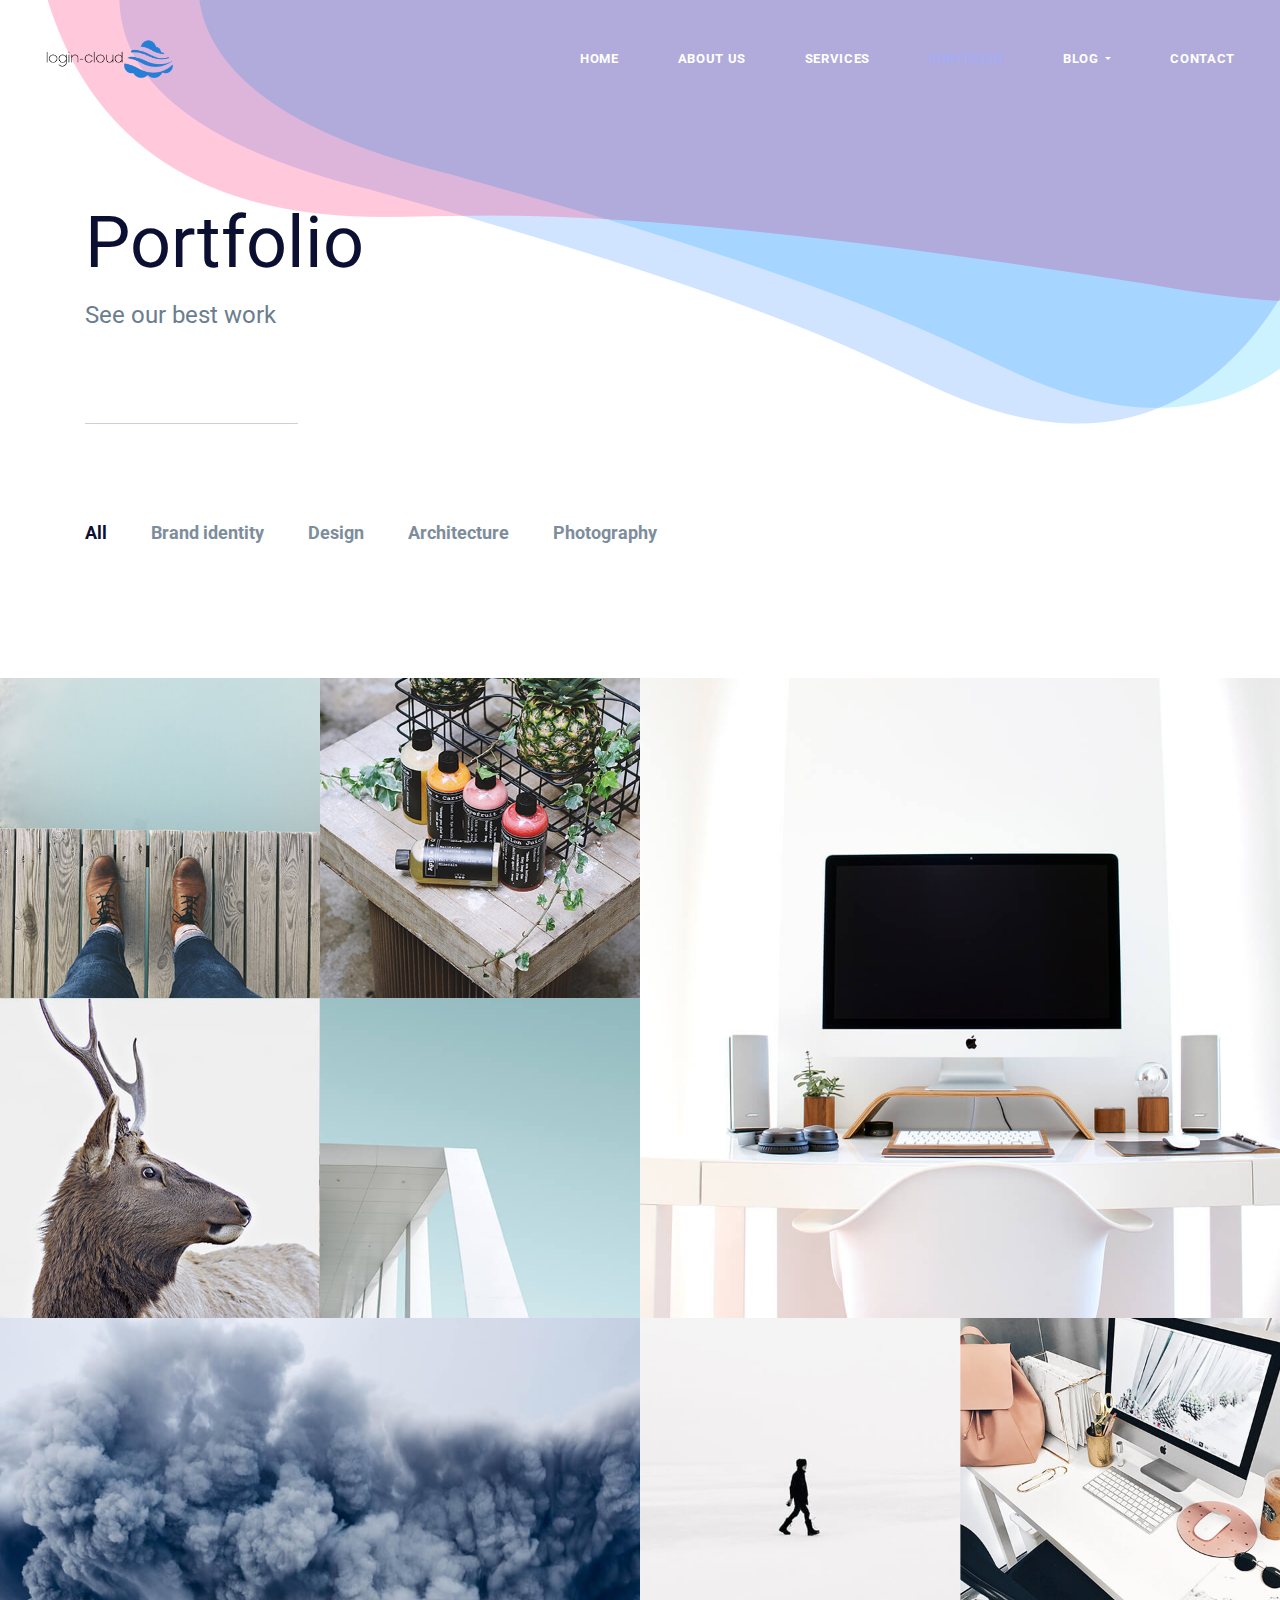
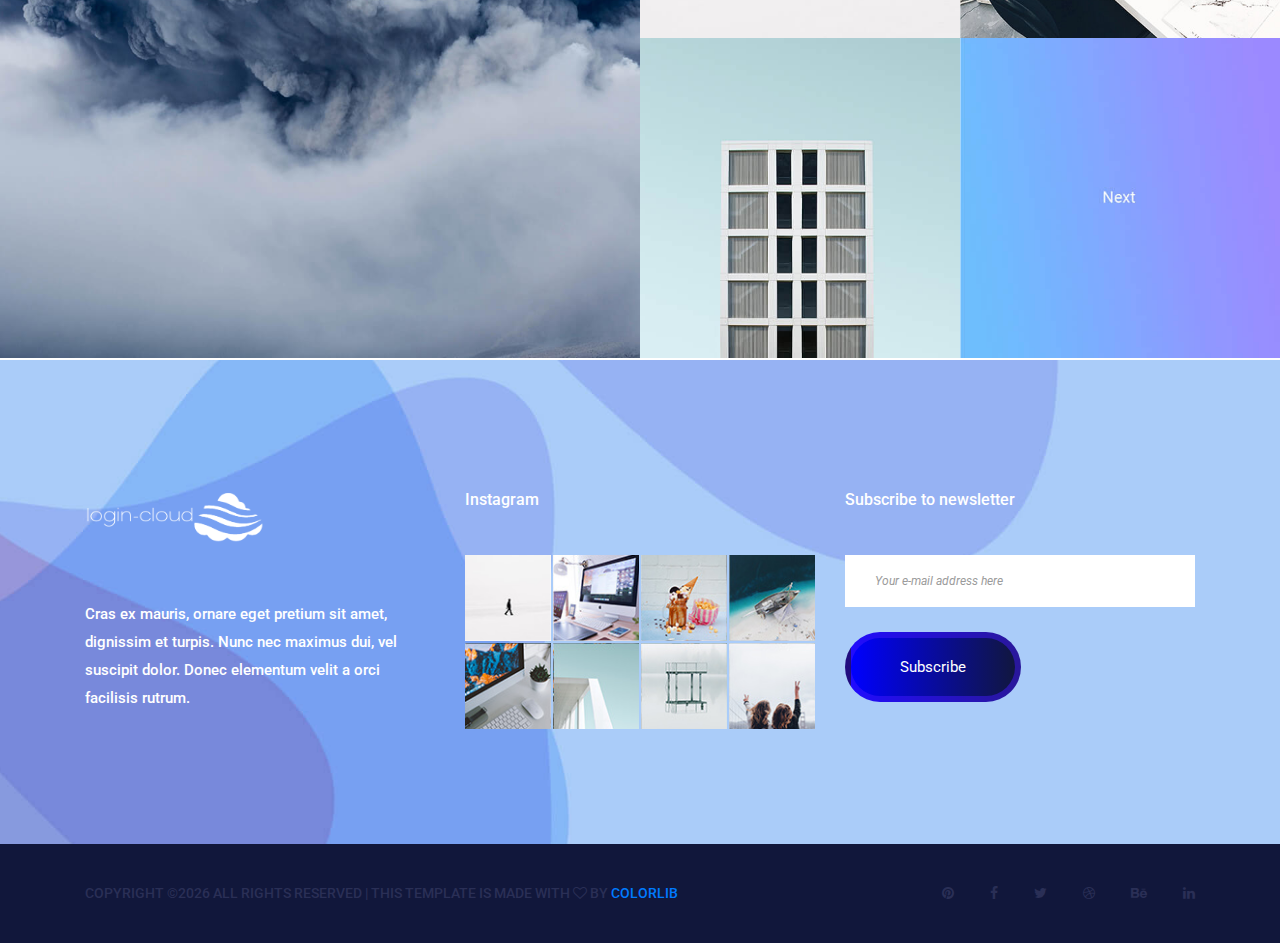
<file: portfolio.html>
<!DOCTYPE html>
<html lang="en">
    <head>
        <meta charset="utf-8">
        <meta http-equiv="X-UA-Compatible" content="IE=edge">
        <meta name="viewport" content="width=device-width, initial-scale=1">
        
        <link rel="icon" href="img/fav-icon.png" type="image/x-icon" />
        <!-- The above 3 meta tags *must* come first in the head; any other head content must come *after* these tags -->
        <title>Sierra</title>

        <!-- Icon css link -->
        <link href="css/font-awesome.min.css" rel="stylesheet">
        <!-- Bootstrap -->
        <link href="css/bootstrap.min.css" rel="stylesheet">
        
        <!-- Rev slider css -->
        <link href="vendors/revolution/css/settings.css" rel="stylesheet">
        <link href="vendors/revolution/css/layers.css" rel="stylesheet">
        <link href="vendors/revolution/css/navigation.css" rel="stylesheet">
        
        <!-- Extra plugin css -->
        <link href="vendors/owl-carousel/owl.carousel.min.css" rel="stylesheet">
        <link href="vendors/magnify-popup/magnific-popup.css" rel="stylesheet">
        
        
        <link href="css/style.css" rel="stylesheet">
        <link href="css/responsive.css" rel="stylesheet">

        <!-- HTML5 shim and Respond.js for IE8 support of HTML5 elements and media queries -->
        <!-- WARNING: Respond.js doesn't work if you view the page via file:// -->
        <!--[if lt IE 9]>
        <script src="https://oss.maxcdn.com/html5shiv/3.7.3/html5shiv.min.js"></script>
        <script src="https://oss.maxcdn.com/respond/1.4.2/respond.min.js"></script>
        <![endif]-->
    </head>
    <body>
        
        <!--================Header Menu Area =================-->
        <header class="main_menu_area">
            <nav class="navbar navbar-expand-lg navbar-light bg-light">
                <a class="navbar-brand" href="#"><img src="img/logo.png" width="130" height="43" alt=""></a>
                <button class="navbar-toggler" type="button" data-toggle="collapse" data-target="#navbarSupportedContent" aria-controls="navbarSupportedContent" aria-expanded="false" aria-label="Toggle navigation">
                    <span></span>
                    <span></span>
                    <span></span>
                </button>

                <div class="collapse navbar-collapse" id="navbarSupportedContent">
                    <ul class="navbar-nav">
                        <li class="nav-item"><a class="nav-link" href="index.html">Home</a></li>
                        <li class="nav-item"><a class="nav-link" href="about-us.html">About Us</a></li>
                        <li class="nav-item"><a class="nav-link" href="service.html">Services</a></li>
                        <li class="nav-item active"><a class="nav-link" href="portfolio.html">Portfolio</a></li>
                        <li class="nav-item dropdown submenu">
                            <a class="nav-link dropdown-toggle" href="#" id="navbarDropdown" role="button" data-toggle="dropdown" aria-haspopup="true" aria-expanded="false">
                            Blog
                            </a>
                            <ul class="dropdown-menu" aria-labelledby="navbarDropdown">
                                <li class="nav-item"><a class="nav-link" href="blog.html">Blog</a></li>
                                <li class="nav-item"><a class="nav-link" href="single-blog.html">Blog Details</a></li>
                                <li class="nav-item"><a class="nav-link" href="elements.html">Elements</a></li>
                            </ul>
                        </li>
                        <li class="nav-item"><a class="nav-link" href="contact.html">Contact</a></li>
                    </ul>
                </div>
            </nav>
        </header>
        <!--================End Header Menu Area =================-->
        
        <!--================Banner Area =================-->
        <section class="banner_area">
            <div class="container">
                <div class="banner_inner_text">
                    <h2>Portfolio</h2>
                    <p>See our best work</p>
                </div>
            </div>
        </section>
        <!--================End Banner Area =================-->
        
        <!--================Portfolio Area =================-->
        <section class="portfolio_area">
            <div class="container">
                <div class="portfolio_filter">
                    <ul>
                        <li class="active" data-filter="*"><a href="#">All</a></li>
                        <li data-filter=".brand"><a href="#">Brand identity</a></li>
                        <li data-filter=".design"><a href="#">Design</a></li>
                        <li data-filter=".arc"><a href="#">Architecture</a></li>
                        <li data-filter=".photo"><a href="#">Photography</a></li>
                    </ul>
                </div>
            </div>
            <div class="ms_portfolio_inner">
                <div class="ms_p_item wd_25 brand arc photo">
                    <img src="img/portfolio/ms-portfolio/ms-p-1.jpg" alt="">
                </div>
                <div class="ms_p_item wd_25 brand arc photo">
                    <img src="img/portfolio/ms-portfolio/ms-p-2.jpg" alt="">
                </div>
                <div class="ms_p_item wd_50 brand">
                    <img src="img/portfolio/ms-portfolio/ms-p-3.jpg" alt="">
                </div>
                <div class="ms_p_item wd_25 brand arc photo">
                    <img src="img/portfolio/ms-portfolio/ms-p-4.jpg" alt="">
                </div>
                <div class="ms_p_item wd_25 brand arc photo">
                    <img src="img/portfolio/ms-portfolio/ms-p-5.jpg" alt="">
                </div>
                <div class="ms_p_item wd_50">
                    <img src="img/portfolio/ms-portfolio/ms-p-6.jpg" alt="">
                </div>
                <div class="ms_p_item wd_25 design arc">
                    <img src="img/portfolio/ms-portfolio/ms-p-7.jpg" alt="">
                </div>
                <div class="ms_p_item wd_25 design arc">
                    <img src="img/portfolio/ms-portfolio/ms-p-8.jpg" alt="">
                </div>
                <div class="ms_p_item wd_25 design arc">
                    <img src="img/portfolio/ms-portfolio/ms-p-9.jpg" alt="">
                </div>
                <div class="ms_p_item wd_25 design arc">
                    <img src="img/portfolio/ms-portfolio/ms-p-10.jpg" alt="">
                </div>
            </div>
        </section>
        <!--================End Portfolio Area =================-->
        
        <!--================Footer Area =================-->
        <footer class="footr_area">
            <div class="footer_widget_area">
                <div class="container">
                    <div class="row footer_widget_inner">
                        <div class="col-lg-4 col-sm-6">
                            <aside class="f_widget f_about_widget">
                                <img src="img/footer-logo.png" width="180" height="110"   alt="">
                                <p>Cras ex mauris, ornare eget pretium sit amet, dignissim et turpis. Nunc nec maximus dui, vel suscipit dolor. Donec elementum velit a orci facilisis rutrum.</p>
                            </aside>
                        </div>
                        <div class="col-lg-4 col-sm-6">
                            <aside class="f_widget f_insta_widget">
                                <div class="f_title">
                                    <h3>Instagram</h3>
                                </div>
                                <ul>
                                    <li><a href="#"><img src="img/instagram/ins-1.jpg" alt=""></a></li>
                                    <li><a href="#"><img src="img/instagram/ins-2.jpg" alt=""></a></li>
                                    <li><a href="#"><img src="img/instagram/ins-3.jpg" alt=""></a></li>
                                    <li><a href="#"><img src="img/instagram/ins-4.jpg" alt=""></a></li>
                                    <li><a href="#"><img src="img/instagram/ins-5.jpg" alt=""></a></li>
                                    <li><a href="#"><img src="img/instagram/ins-6.jpg" alt=""></a></li>
                                    <li><a href="#"><img src="img/instagram/ins-7.jpg" alt=""></a></li>
                                    <li><a href="#"><img src="img/instagram/ins-8.jpg" alt=""></a></li>
                                </ul>
                            </aside>
                        </div>
                        <div class="col-lg-4 col-sm-6">
                            <aside class="f_widget f_subs_widget">
                                <div class="f_title">
                                    <h3>Subscribe to newsletter</h3>
                                </div>
                                <div class="input-group">
                                    <input type="text" class="form-control" placeholder="Your e-mail address here" aria-label="Your e-mail address here">
                                    <span class="input-group-btn">
                                        <button class="btn btn-secondary submit_btn" type="button">Subscribe</button>
                                    </span>
                                </div>
                            </aside>
                        </div>
                    </div>
                </div>
            </div>
            <div class="footer_copyright">
                <div class="container">
                    <div class="float-sm-left">
                        <h5><!-- Link back to Colorlib can't be removed. Template is licensed under CC BY 3.0. -->
Copyright &copy;<script>document.write(new Date().getFullYear());</script> All rights reserved | This template is made with <i class="fa fa-heart-o" aria-hidden="true"></i> by <a href="https://colorlib.com" target="_blank">Colorlib</a>
<!-- Link back to Colorlib can't be removed. Template is licensed under CC BY 3.0. --></h5>
                    </div>
                    <div class="float-sm-right">
                        <ul>
                            <li><a href="#"><i class="fa fa-pinterest"></i></a></li>
                            <li><a href="#"><i class="fa fa-facebook"></i></a></li>
                            <li><a href="#"><i class="fa fa-twitter"></i></a></li>
                            <li><a href="#"><i class="fa fa-dribbble"></i></a></li>
                            <li><a href="#"><i class="fa fa-behance"></i></a></li>
                            <li><a href="#"><i class="fa fa-linkedin"></i></a></li>
                        </ul>
                    </div>
                </div>
            </div>
        </footer>
        <!--================End Footer Area =================-->
        
        
        
        
        <!-- jQuery (necessary for Bootstrap's JavaScript plugins) -->
        <script src="js/jquery-3.2.1.min.js"></script>
        <!-- Include all compiled plugins (below), or include individual files as needed -->
        <script src="js/popper.min.js"></script>
        <script src="js/bootstrap.min.js"></script>
        <!-- Rev slider js -->
        <script src="vendors/revolution/js/jquery.themepunch.tools.min.js"></script>
        <script src="vendors/revolution/js/jquery.themepunch.revolution.min.js"></script>
        <script src="vendors/revolution/js/extensions/revolution.extension.actions.min.js"></script>
        <script src="vendors/revolution/js/extensions/revolution.extension.video.min.js"></script>
        <script src="vendors/revolution/js/extensions/revolution.extension.slideanims.min.js"></script>
        <script src="vendors/revolution/js/extensions/revolution.extension.layeranimation.min.js"></script>
        <script src="vendors/revolution/js/extensions/revolution.extension.navigation.min.js"></script>
        <script src="vendors/revolution/js/extensions/revolution.extension.slideanims.min.js"></script>
        <!-- Extra plugin css -->
        <script src="vendors/counterup/jquery.waypoints.min.js"></script>
        <script src="vendors/counterup/jquery.counterup.min.js"></script> 
        <script src="vendors/counterup/apear.js"></script>
        <script src="vendors/counterup/countto.js"></script>
        <script src="vendors/owl-carousel/owl.carousel.min.js"></script>
        <script src="vendors/magnify-popup/jquery.magnific-popup.min.js"></script>
        <script src="js/smoothscroll.js"></script>
        <script src="vendors/circle-bar/circle-progress.min.js"></script>
        <script src="vendors/circle-bar/plugins.js"></script>
        <script src="vendors/isotope/imagesloaded.pkgd.min.js"></script>
        <script src="vendors/isotope/isotope.pkgd.min.js"></script>
        
        <script src="js/circle-active.js"></script>
        <script src="js/theme.js"></script>
    </body>
</html>
</file>
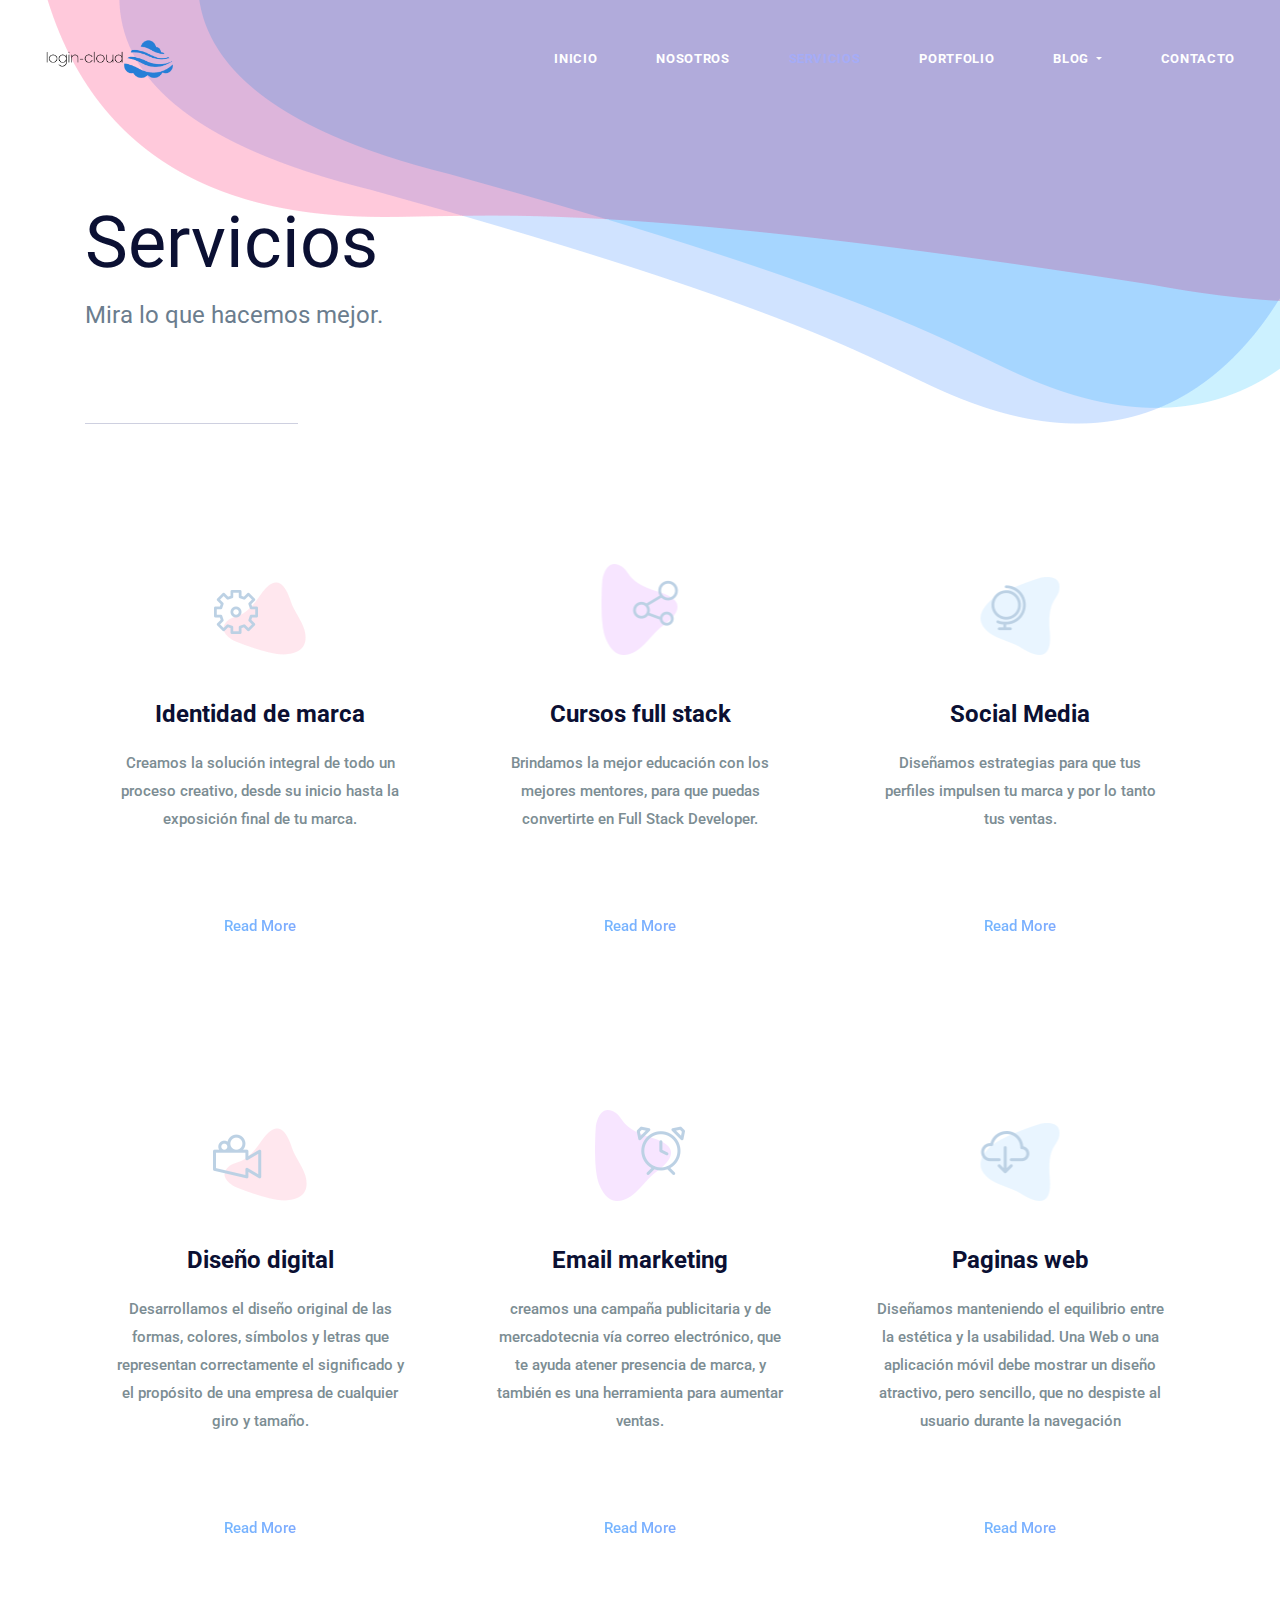
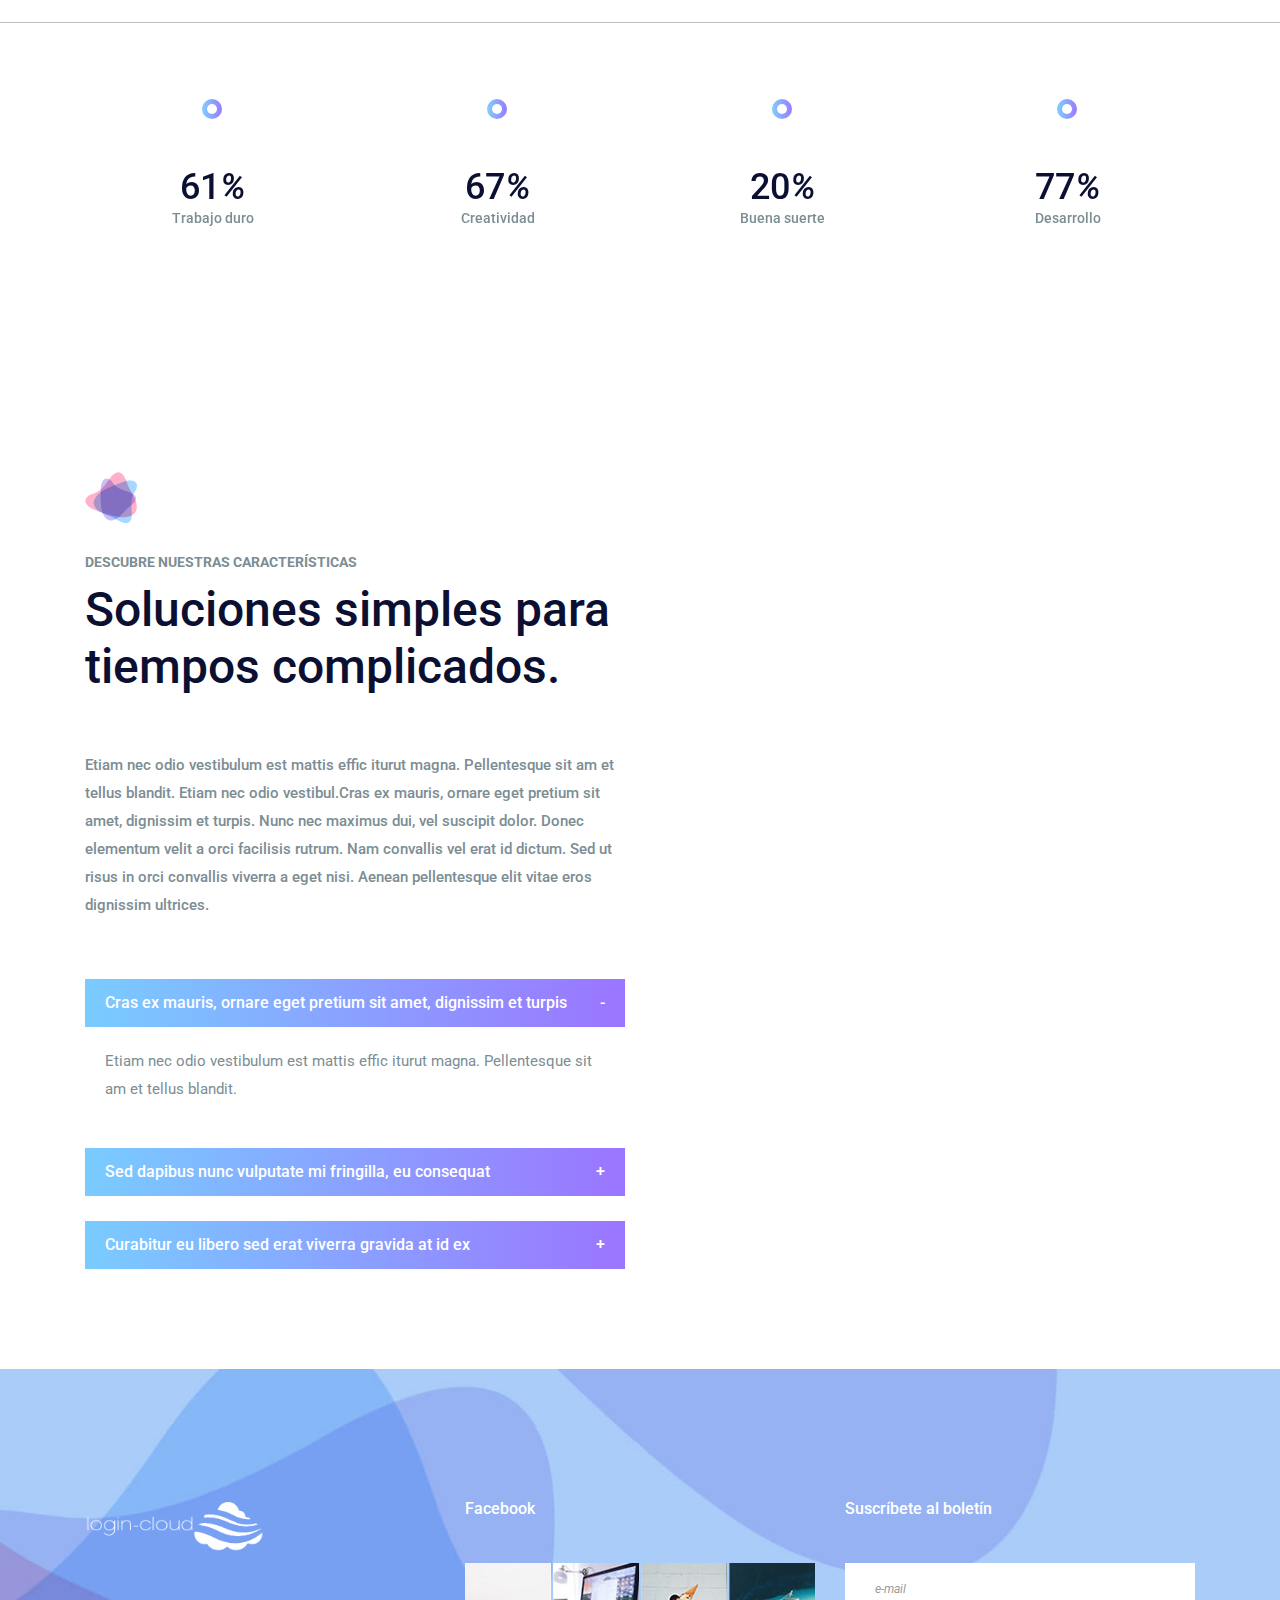
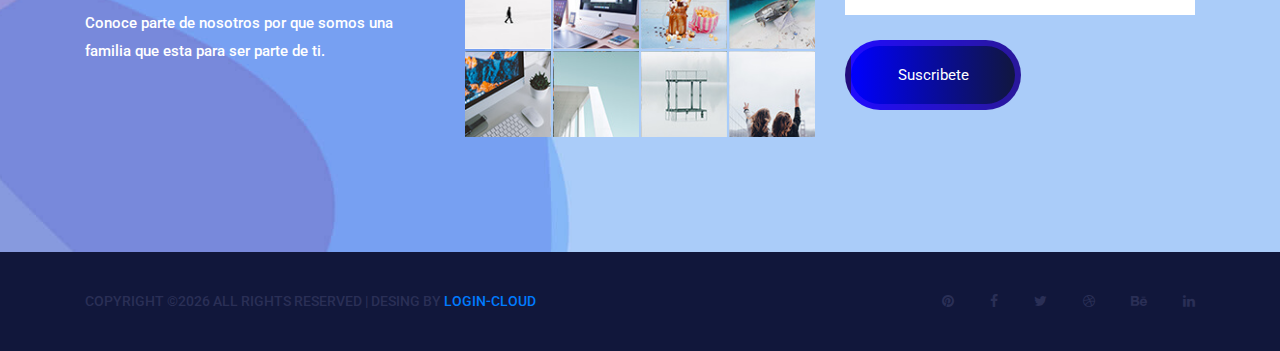
<file: service.html>
<!DOCTYPE html>
<html lang="en">
    <head>
        <meta charset="utf-8">
        <meta http-equiv="X-UA-Compatible" content="IE=edge">
        <meta name="viewport" content="width=device-width, initial-scale=1">
        
        <link rel="icon" href="img/fav-icon.png" type="image/x-icon" />
        <!-- The above 3 meta tags *must* come first in the head; any other head content must come *after* these tags -->
        <title>login-cloud</title>

        <!-- Icon css link -->
        <link href="css/font-awesome.min.css" rel="stylesheet">
        <!-- Bootstrap -->
        <link href="css/bootstrap.min.css" rel="stylesheet">
        
        <!-- Rev slider css -->
        <link href="vendors/revolution/css/settings.css" rel="stylesheet">
        <link href="vendors/revolution/css/layers.css" rel="stylesheet">
        <link href="vendors/revolution/css/navigation.css" rel="stylesheet">
        
        <!-- Extra plugin css -->
        <link href="vendors/owl-carousel/owl.carousel.min.css" rel="stylesheet">
        <link href="vendors/magnify-popup/magnific-popup.css" rel="stylesheet">
        
        
        <link href="css/style.css" rel="stylesheet">
        <link href="css/responsive.css" rel="stylesheet">

        <!-- HTML5 shim and Respond.js for IE8 support of HTML5 elements and media queries -->
        <!-- WARNING: Respond.js doesn't work if you view the page via file:// -->
        <!--[if lt IE 9]>
        <script src="https://oss.maxcdn.com/html5shiv/3.7.3/html5shiv.min.js"></script>
        <script src="https://oss.maxcdn.com/respond/1.4.2/respond.min.js"></script>
        <![endif]-->
    </head>
    <body>
        
        <!--================Header Menu Area =================-->
        <header class="main_menu_area">
            <nav class="navbar navbar-expand-lg navbar-light bg-light">
                <a class="navbar-brand" href="#"><img src="img/logo.png" width="130" height="43" alt=""></a>
                <button class="navbar-toggler" type="button" data-toggle="collapse" data-target="#navbarSupportedContent" aria-controls="navbarSupportedContent" aria-expanded="false" aria-label="Toggle navigation">
                    <span></span>
                    <span></span>
                    <span></span>
                </button>

                <div class="collapse navbar-collapse" id="navbarSupportedContent">
                    <ul class="navbar-nav">
                        <li class="nav-item"><a class="nav-link" href="index.html">Inicio</a></li>
                        <li class="nav-item"><a class="nav-link" href="about-us.html">Nosotros</a></li>
                        <li class="nav-item active"><a class="nav-link" href="service.html">Servicios</a></li>
                        <li class="nav-item"><a class="nav-link" href="portfolio.html">Portfolio</a></li>
                        <li class="nav-item dropdown submenu">
                            <a class="nav-link dropdown-toggle" href="#" id="navbarDropdown" role="button" data-toggle="dropdown" aria-haspopup="true" aria-expanded="false">
                            Blog
                            </a>
                            <ul class="dropdown-menu" aria-labelledby="navbarDropdown">
                                <li class="nav-item"><a class="nav-link" href="blog.html">Blog</a></li>
                                <li class="nav-item"><a class="nav-link" href="single-blog.html">Blog Detalles</a></li>
                                <li class="nav-item"><a class="nav-link" href="elements.html">Elementos</a></li>
                            </ul>
                        </li>
                        <li class="nav-item"><a class="nav-link" href="contact.html">Contacto</a></li>
                    </ul>
                </div>
            </nav>
        </header>
        <!--================End Header Menu Area =================-->
        
        <!--================Banner Area =================-->
        <section class="banner_area">
            <div class="container">
                <div class="banner_inner_text">
                    <h2>Servicios</h2>
                    <p>Mira lo que hacemos mejor.</p>
                </div>
            </div>
        </section>
        <!--================End Banner Area =================-->
        
        <!--================End Banner Area =================-->
        <section class="service_feature">
            <div class="container">
                <div class="row feature_inner">
                    <div class="col-lg-4 col-sm-6">
                        <div class="feature_item">
                            <div class="f_icon">
                                <img src="img/icon/f-icon-1.png" alt="">
                            </div>
                            <h4>Identidad de marca</h4>
                            <p>Creamos la solución integral de todo un proceso creativo, desde su inicio hasta la exposición final de tu marca.  </p>
                            <a class="more_btn" href="#">Read More</a>
                        </div>
                    </div>
                    <div class="col-lg-4 col-sm-6">
                        <div class="feature_item">
                            <div class="f_icon">
                                <img src="img/icon/f-icon-2.png" alt="">
                            </div>
                            <h4>Cursos full stack</h4>
                            <p>Brindamos la mejor educación con los mejores mentores, para que puedas convertirte en Full Stack Developer.</p>
                            <a class="more_btn" href="#">Read More</a>
                        </div>
                    </div>
                    <div class="col-lg-4 col-sm-6">
                        <div class="feature_item">
                            <div class="f_icon">
                                <img src="img/icon/f-icon-3.png" alt="">
                            </div>
                            <h4>Social Media</h4>
                            <p>Diseñamos estrategias para que tus perfiles impulsen tu marca y por lo tanto tus ventas. </p>
                            <a class="more_btn" href="#">Read More</a>
                        </div>
                    </div>
                    <div class="col-lg-4 col-sm-6">
                        <div class="feature_item">
                            <div class="f_icon">
                                <img src="img/icon/f-icon-4.png" alt="">
                            </div>
                            <h4>Diseño digital</h4>
                            <p>Desarrollamos el diseño original de las formas, colores, símbolos y letras que representan correctamente el significado y el propósito de una empresa de cualquier giro y tamaño.</p>
                            <a class="more_btn" href="#">Read More</a>
                        </div>
                    </div>
                    <div class="col-lg-4 col-sm-6">
                        <div class="feature_item">
                            <div class="f_icon">
                                <img src="img/icon/f-icon-5.png" alt="">
                            </div>
                            <h4>Email marketing</h4>
                            <p> creamos una campaña publicitaria y de mercadotecnia vía correo electrónico, que te ayuda atener presencia de marca, y también es una herramienta para aumentar ventas. </p>
                            <a class="more_btn" href="#">Read More</a>
                        </div>
                    </div>
                    <div class="col-lg-4 col-sm-6">
                        <div class="feature_item">
                            <div class="f_icon">
                                <img src="img/icon/f-icon-6.png" alt="">
                            </div>
                            <h4>Paginas web</h4>
                            <p>Diseñamos manteniendo el equilibrio entre la estética y la usabilidad. Una Web o una aplicación móvil debe mostrar un diseño atractivo, pero sencillo, que no despiste al usuario durante la navegación</p>
                            <a class="more_btn" href="#">Read More</a>
                        </div>
                    </div>
                </div>
            </div>
        </section>
        <!--================End Banner Area =================-->
        
        <!--================Circle Chart Area =================-->
        <section class="circle_chart_area">
            <div class="container">
                <div class="row">
                    <div class="col-lg-3 col-sm-6">
                        <div class="circle_progress circular style-polygon" data-percentage="75" data-thickness="3" data-reverse="true" data-empty-fill="transparent" data-start-color="#987dff" data-end-color="#7acaff">
                            <div class="circle_progress_inner">
                                <strong></strong>
                                <span class="percentage"></span>
                                <h4>Trabajo duro</h4>
                            </div> 
                        </div>
                    </div>
                    <div class="col-lg-3 col-sm-6">
                        <div class="circle_progress circular style-polygon" data-percentage="83" data-thickness="3" data-reverse="true" data-empty-fill="transparent" data-start-color="#987dff" data-end-color="#7acaff">
                            <div class="circle_progress_inner">
                                <strong></strong>
                                <span class="percentage"></span>
                                <h4>Creatividad</h4>
                            </div> 
                        </div>
                    </div>
                    <div class="col-lg-3 col-sm-6">
                        <div class="circle_progress circular style-polygon" data-percentage="25" data-thickness="3" data-reverse="true" data-empty-fill="transparent" data-start-color="#987dff" data-end-color="#7acaff">
                            <div class="circle_progress_inner">
                                <strong></strong>
                                <span class="percentage"></span>
                                <h4>Buena suerte</h4>
                            </div> 
                        </div>
                    </div>
                    <div class="col-lg-3 col-sm-6">
                        <div class="circle_progress circular style-polygon" data-percentage="95" data-thickness="3" data-reverse="true" data-empty-fill="transparent" data-start-color="#987dff" data-end-color="#7acaff">
                            <div class="circle_progress_inner">
                                <strong></strong>
                                <span class="percentage"></span>
                                <h4>Desarrollo</h4>
                            </div> 
                        </div>
                    </div>
                </div>
            </div>
        </section>
        <!--================End Circle Chart Area =================-->
        
        <!--================Service Solution Area =================-->
        <section class="service_solution_area p_100">
            <div class="container">
                <div class="row s_solution_inner">
                    <div class="col-lg-6">
                        <div class="s_solution_item">
                            <div class="l_title">
                                <img src="img/icon/title-icon.png" alt="">
                                <h6>Descubre nuestras características</h6>
                                <h2>Soluciones simples para tiempos complicados.</h2>
                            </div>
                            <p>Etiam nec odio vestibulum est mattis effic iturut magna. Pellentesque sit am et tellus blandit. Etiam nec odio vestibul.Cras ex mauris, ornare eget pretium sit amet, dignissim et turpis. Nunc nec maximus dui, vel suscipit dolor. Donec elementum velit a orci facilisis rutrum. Nam convallis vel erat id dictum. Sed ut risus in orci convallis viverra a eget nisi. Aenean pellentesque elit vitae eros dignissim ultrices. </p>
                            <div id="accordion" role="tablist" class="solution_collaps">
                                <div class="card">
                                    <div class="card-header" role="tab" id="headingOne">
                                        <h5 class="mb-0">
                                            <a data-toggle="collapse" href="#collapseOne" aria-expanded="true" aria-controls="collapseOne">
                                            Cras ex mauris, ornare eget pretium sit amet, dignissim et turpis
                                            <i class="minus">-</i>
                                            <i class="plus">+</i>
                                            </a>
                                        </h5>
                                    </div>

                                    <div id="collapseOne" class="collapse show" role="tabpanel" aria-labelledby="headingOne" data-parent="#accordion">
                                        <div class="card-body">
                                            <p>Etiam nec odio vestibulum est mattis effic iturut magna. Pellentesque sit am et tellus blandit. </p>
                                        </div>
                                    </div>
                                </div>
                                <div class="card">
                                    <div class="card-header" role="tab" id="headingTwo">
                                        <h5 class="mb-0">
                                            <a class="collapsed" data-toggle="collapse" href="#collapseTwo" aria-expanded="false" aria-controls="collapseTwo">
                                            Sed dapibus nunc vulputate mi fringilla, eu consequat
                                            <i class="minus">-</i>
                                            <i class="plus">+</i>
                                            </a>
                                        </h5>
                                    </div>
                                    <div id="collapseTwo" class="collapse" role="tabpanel" aria-labelledby="headingTwo" data-parent="#accordion">
                                        <div class="card-body">
                                            <p>Etiam nec odio vestibulum est mattis effic iturut magna. Pellentesque sit am et tellus blandit. </p>
                                        </div>
                                    </div>
                                </div>
                                <div class="card">
                                    <div class="card-header" role="tab" id="headingThree">
                                        <h5 class="mb-0">
                                            <a class="collapsed" data-toggle="collapse" href="#collapseThree" aria-expanded="false" aria-controls="collapseThree">
                                            Curabitur eu libero sed erat viverra gravida at id ex
                                            <i class="minus">-</i>
                                            <i class="plus">+</i>
                                            </a>
                                        </h5>
                                    </div>
                                    <div id="collapseThree" class="collapse" role="tabpanel" aria-labelledby="headingThree" data-parent="#accordion">
                                        <div class="card-body">
                                            <p>Etiam nec odio vestibulum est mattis effic iturut magna. Pellentesque sit am et tellus blandit. </p>
                                        </div>
                                    </div>
                                </div>
                            </div>
                        </div>
                    </div>
                </div>
            </div>
        </section>
        <!--================End Service Solution Area =================-->
        
        <!--================Footer Area =================-->
        <footer class="footr_area">
            <div class="footer_widget_area">
                <div class="container">
                    <div class="row footer_widget_inner">
                        <div class="col-lg-4 col-sm-6">
                            <aside class="f_widget f_about_widget">
                                <img src="img/footer-logo.png" width="180" height="110"   alt="">
                                <p>Conoce parte de nosotros por que somos una familia que esta para ser parte de ti.</p>
                            </aside>
                        </div>
                        <div class="col-lg-4 col-sm-6">
                            <aside class="f_widget f_insta_widget">
                                <div class="f_title">
                                    <h3>Facebook</h3>
                                </div>
                                <ul>
                                    <li><a href="#"><img src="img/instagram/ins-1.jpg" alt=""></a></li>
                                    <li><a href="#"><img src="img/instagram/ins-2.jpg" alt=""></a></li>
                                    <li><a href="#"><img src="img/instagram/ins-3.jpg" alt=""></a></li>
                                    <li><a href="#"><img src="img/instagram/ins-4.jpg" alt=""></a></li>
                                    <li><a href="#"><img src="img/instagram/ins-5.jpg" alt=""></a></li>
                                    <li><a href="#"><img src="img/instagram/ins-6.jpg" alt=""></a></li>
                                    <li><a href="#"><img src="img/instagram/ins-7.jpg" alt=""></a></li>
                                    <li><a href="#"><img src="img/instagram/ins-8.jpg" alt=""></a></li>
                                </ul>
                            </aside>
                        </div>
                        <div class="col-lg-4 col-sm-6">
                            <aside class="f_widget f_subs_widget">
                                <div class="f_title">
                                    <h3>Suscríbete al boletín</h3>
                                </div>
                                <div class="input-group">
                                    <input type="text" class="form-control" placeholder="e-mail" aria-label="Your e-mail address here">
                                    <span class="input-group-btn">
                                        <button class="btn btn-secondary submit_btn" type="button">Suscribete</button>
                                    </span>
                                </div>
                            </aside>
                        </div>
                    </div>
                </div>
            </div>
            <div class="footer_copyright">
                <div class="container">
                    <div class="float-sm-left">
                        <h5><!-- Link back to Colorlib can't be removed. Template is licensed under CC BY 3.0. -->
Copyright &copy;<script>document.write(new Date().getFullYear());</script> All rights reserved | Desing</i> by <a href="" target="_blank">login-cloud</a>
<!-- Link back to Colorlib can't be removed. Template is licensed under CC BY 3.0. --></h5>
                    </div>
                    <div class="float-sm-right">
                        <ul>
                            <li><a href="#"><i class="fa fa-pinterest"></i></a></li>
                            <li><a href="#"><i class="fa fa-facebook"></i></a></li>
                            <li><a href="#"><i class="fa fa-twitter"></i></a></li>
                            <li><a href="#"><i class="fa fa-dribbble"></i></a></li>
                            <li><a href="#"><i class="fa fa-behance"></i></a></li>
                            <li><a href="#"><i class="fa fa-linkedin"></i></a></li>
                        </ul>
                    </div>
                </div>
            </div>
        </footer>
        <!--================End Footer Area =================-->
        
        
        
        
        <!-- jQuery (necessary for Bootstrap's JavaScript plugins) -->
        <script src="js/jquery-3.2.1.min.js"></script>
        <!-- Include all compiled plugins (below), or include individual files as needed -->
        <script src="js/popper.min.js"></script>
        <script src="js/bootstrap.min.js"></script>
        <!-- Rev slider js -->
        <script src="vendors/revolution/js/jquery.themepunch.tools.min.js"></script>
        <script src="vendors/revolution/js/jquery.themepunch.revolution.min.js"></script>
        <script src="vendors/revolution/js/extensions/revolution.extension.actions.min.js"></script>
        <script src="vendors/revolution/js/extensions/revolution.extension.video.min.js"></script>
        <script src="vendors/revolution/js/extensions/revolution.extension.slideanims.min.js"></script>
        <script src="vendors/revolution/js/extensions/revolution.extension.layeranimation.min.js"></script>
        <script src="vendors/revolution/js/extensions/revolution.extension.navigation.min.js"></script>
        <script src="vendors/revolution/js/extensions/revolution.extension.slideanims.min.js"></script>
        <!-- Extra plugin css -->
        <script src="vendors/counterup/jquery.waypoints.min.js"></script>
        <script src="vendors/counterup/jquery.counterup.min.js"></script> 
        <script src="vendors/counterup/apear.js"></script>
        <script src="vendors/counterup/countto.js"></script>
        <script src="vendors/owl-carousel/owl.carousel.min.js"></script>
        <script src="vendors/magnify-popup/jquery.magnific-popup.min.js"></script>
        <script src="js/smoothscroll.js"></script>
        <script src="vendors/circle-bar/circle-progress.min.js"></script>
        <script src="vendors/circle-bar/plugins.js"></script>
        
        <script src="js/circle-active.js"></script>
        <script src="js/theme.js"></script>
    </body>
</html>
</file>
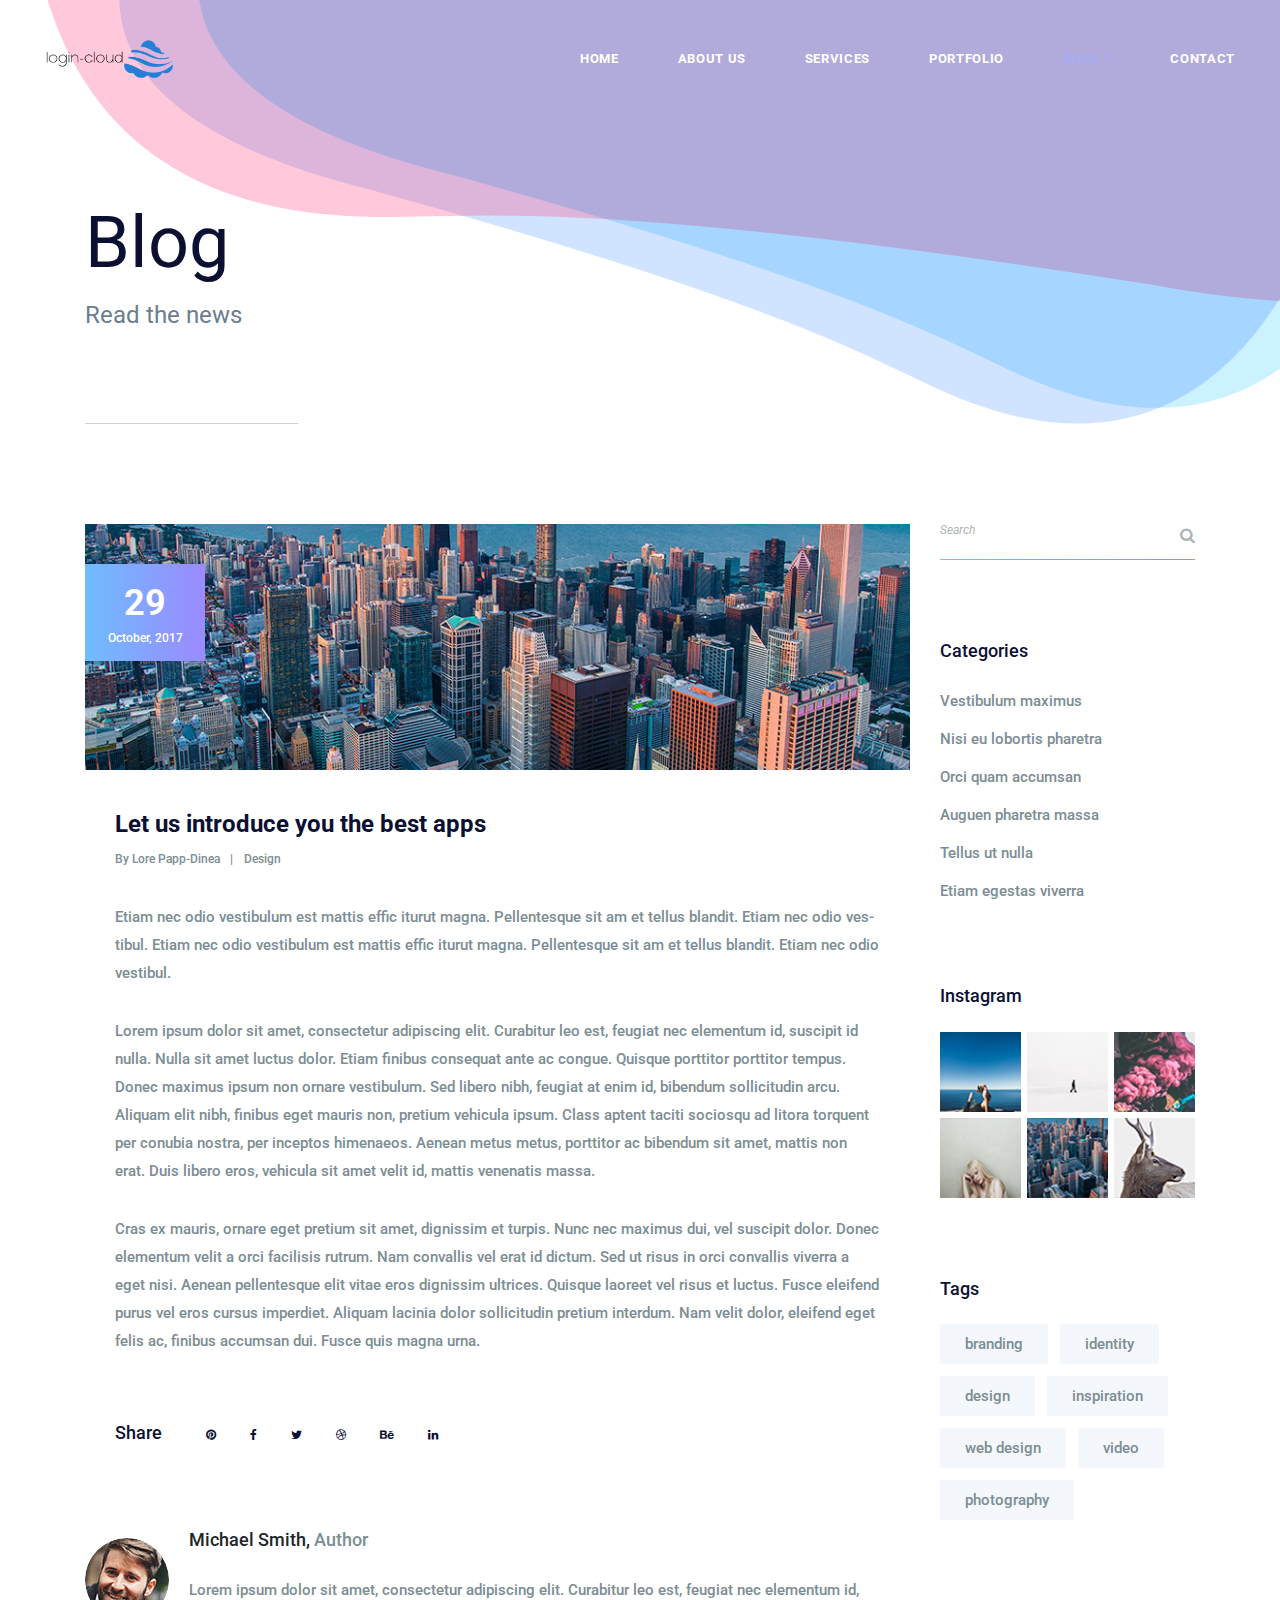
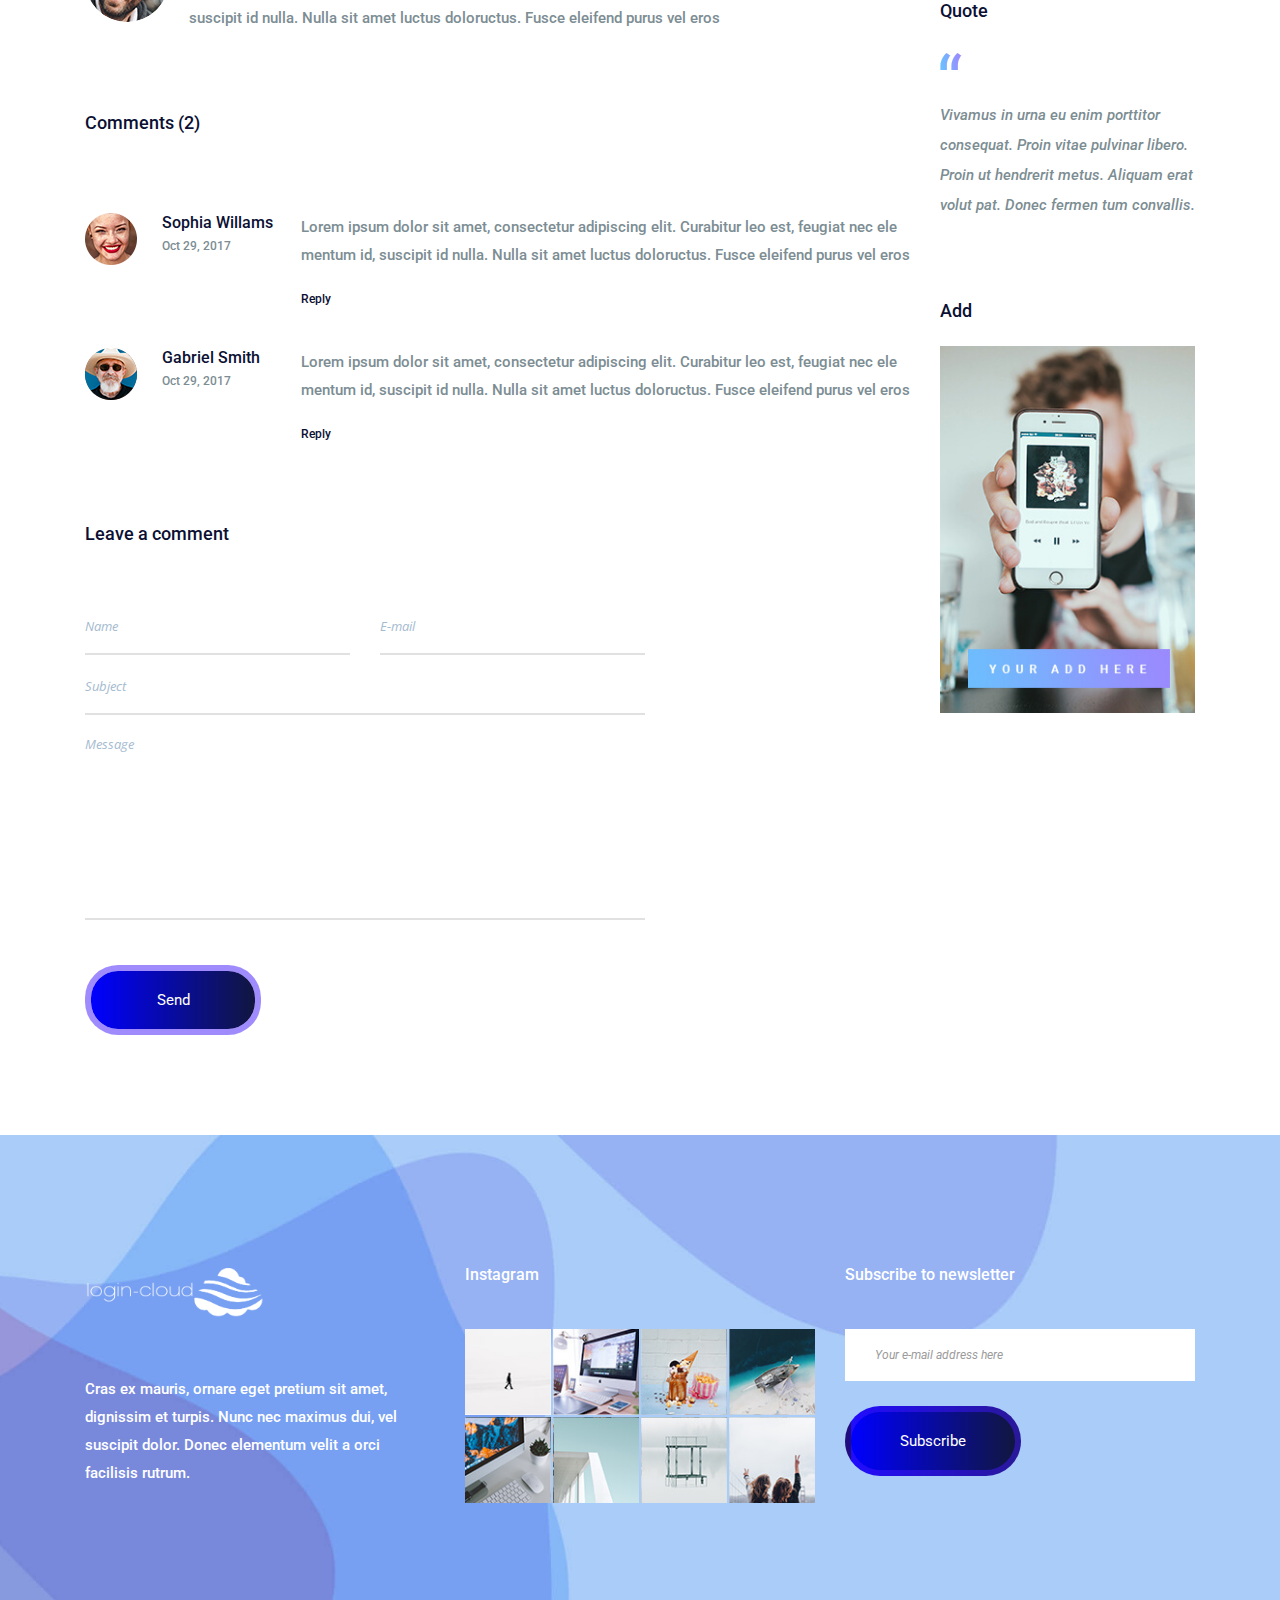
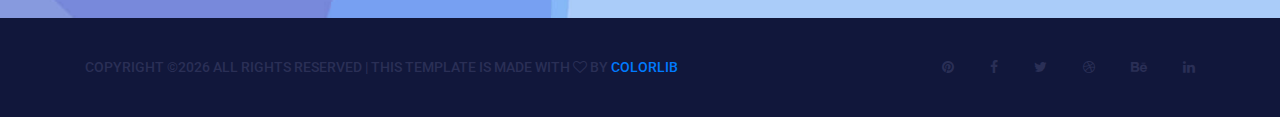
<file: single-blog.html>
<!DOCTYPE html>
<html lang="en">
    <head>
        <meta charset="utf-8">
        <meta http-equiv="X-UA-Compatible" content="IE=edge">
        <meta name="viewport" content="width=device-width, initial-scale=1">
        
        <link rel="icon" href="img/fav-icon.png" type="image/x-icon" />
        <!-- The above 3 meta tags *must* come first in the head; any other head content must come *after* these tags -->
        <title>Sierra</title>

        <!-- Icon css link -->
        <link href="css/font-awesome.min.css" rel="stylesheet">
        <!-- Bootstrap -->
        <link href="css/bootstrap.min.css" rel="stylesheet">
        
        <!-- Rev slider css -->
        <link href="vendors/revolution/css/settings.css" rel="stylesheet">
        <link href="vendors/revolution/css/layers.css" rel="stylesheet">
        <link href="vendors/revolution/css/navigation.css" rel="stylesheet">
        
        <!-- Extra plugin css -->
        <link href="vendors/owl-carousel/owl.carousel.min.css" rel="stylesheet">
        <link href="vendors/magnify-popup/magnific-popup.css" rel="stylesheet">
        
        
        <link href="css/style.css" rel="stylesheet">
        <link href="css/responsive.css" rel="stylesheet">

        <!-- HTML5 shim and Respond.js for IE8 support of HTML5 elements and media queries -->
        <!-- WARNING: Respond.js doesn't work if you view the page via file:// -->
        <!--[if lt IE 9]>
        <script src="https://oss.maxcdn.com/html5shiv/3.7.3/html5shiv.min.js"></script>
        <script src="https://oss.maxcdn.com/respond/1.4.2/respond.min.js"></script>
        <![endif]-->
    </head>
    <body>
        
        <!--================Header Menu Area =================-->
        <header class="main_menu_area">
            <nav class="navbar navbar-expand-lg navbar-light bg-light">
                <a class="navbar-brand" href="#"><img src="img/logo.png" width="130" height="43"alt=""></a>
                <button class="navbar-toggler" type="button" data-toggle="collapse" data-target="#navbarSupportedContent" aria-controls="navbarSupportedContent" aria-expanded="false" aria-label="Toggle navigation">
                    <span></span>
                    <span></span>
                    <span></span>
                </button>

                <div class="collapse navbar-collapse" id="navbarSupportedContent">
                    <ul class="navbar-nav">
                        <li class="nav-item"><a class="nav-link" href="index.html">Home</a></li>
                        <li class="nav-item"><a class="nav-link" href="about-us.html">About Us</a></li>
                        <li class="nav-item"><a class="nav-link" href="service.html">Services</a></li>
                        <li class="nav-item"><a class="nav-link" href="portfolio.html">Portfolio</a></li>
                        <li class="nav-item dropdown submenu active">
                            <a class="nav-link dropdown-toggle" href="#" id="navbarDropdown" role="button" data-toggle="dropdown" aria-haspopup="true" aria-expanded="false">
                            Blog
                            </a>
                            <ul class="dropdown-menu" aria-labelledby="navbarDropdown">
                                <li class="nav-item"><a class="nav-link" href="blog.html">Blog</a></li>
                                <li class="nav-item"><a class="nav-link" href="single-blog.html">Blog Details</a></li>
                                <li class="nav-item"><a class="nav-link" href="elements.html">Elements</a></li>
                            </ul>
                        </li>
                        <li class="nav-item"><a class="nav-link" href="contact.html">Contact</a></li>
                    </ul>
                </div>
            </nav>
        </header>
        <!--================End Header Menu Area =================-->
        
        <!--================Banner Area =================-->
        <section class="banner_area">
            <div class="container">
                <div class="banner_inner_text">
                    <h2>Blog</h2>
                    <p>Read the news</p>
                </div>
            </div>
        </section>
        <!--================End Banner Area =================-->
        
        <!--================Blog Main Area =================-->
        <section class="blog_main_area p_100">
            <div class="container">
                <div class="row">
                    <div class="col-lg-9">
                        <div class="single_blog_inner">
                            <div class="s_blog_main">
                                <div class="blog_img">
                                    <img class="img-fluid" src="img/blog/blog-1.jpg" alt="">
                                    <div class="blog_date">
                                        <h4>29</h4>
                                        <h5>October, 2017</h5>
                                    </div>
                                </div>
                                <div class="blog_text">
                                    <a href="#"><h4>Let us introduce you the best apps</h4></a>
                                    <div class="blog_author">
                                        <a href="#">By Lore Papp-Dinea</a>
                                        <a href="#">Design</a>
                                    </div>
                                    <p>Etiam nec odio vestibulum est mattis effic iturut magna. Pellentesque sit am et tellus blandit. Etiam nec odio ves-tibul. Etiam nec odio vestibulum est mattis effic iturut magna. Pellentesque sit am et tellus blandit. Etiam nec odio vestibul. </p>
                                    <p> Lorem ipsum dolor sit amet, consectetur adipiscing elit. Curabitur leo est, feugiat nec elementum id, suscipit id nulla. Nulla sit amet luctus dolor. Etiam finibus consequat ante ac congue. Quisque porttitor porttitor tempus. Donec maximus ipsum non ornare vestibulum. Sed libero nibh, feugiat at enim id, bibendum sollicitudin arcu. Aliquam elit nibh, finibus eget mauris non, pretium vehicula ipsum. Class aptent taciti sociosqu ad litora torquent per conubia nostra, per inceptos himenaeos. Aenean metus metus, porttitor ac bibendum sit amet, mattis non erat. Duis libero eros, vehicula sit amet velit id, mattis venenatis massa.</p>
                                    <p>Cras ex mauris, ornare eget pretium sit amet, dignissim et turpis. Nunc nec maximus dui, vel suscipit dolor. Donec elementum velit a orci facilisis rutrum. Nam convallis vel erat id dictum. Sed ut risus in orci convallis viverra a eget nisi. Aenean pellentesque elit vitae eros dignissim ultrices. Quisque laoreet vel risus et luctus. Fusce eleifend purus vel eros cursus imperdiet. Aliquam lacinia dolor sollicitudin pretium interdum. Nam velit dolor, eleifend eget felis ac, finibus accumsan dui. Fusce quis magna urna. </p>
                                </div>
                            </div>
                            <div class="s_blog_social">
                                <h3>Share</h3>
                                <ul>
                                    <li><a href="#"><i class="fa fa-pinterest" aria-hidden="true"></i></a></li>
                                    <li><a href="#"><i class="fa fa-facebook" aria-hidden="true"></i></a></li>
                                    <li><a href="#"><i class="fa fa-twitter" aria-hidden="true"></i></a></li>
                                    <li><a href="#"><i class="fa fa-dribbble" aria-hidden="true"></i></a></li>
                                    <li><a href="#"><i class="fa fa-behance" aria-hidden="true"></i></a></li>
                                    <li><a href="#"><i class="fa fa-linkedin" aria-hidden="true"></i></a></li>
                                </ul>
                            </div>
                            <div class="blog_author">
                                <div class="media">
                                    <div class="d-flex">
                                        <img class="rounded-circle" src="img/blog/blog-author.png" alt="">
                                    </div>
                                    <div class="media-body">
                                        <h4>Michael Smith, <span>Author</span></h4>
                                        <p> Lorem ipsum dolor sit amet, consectetur adipiscing elit. Curabitur leo est, feugiat nec elementum id, suscipit id nulla. Nulla sit amet luctus doloructus. Fusce eleifend purus vel eros </p>
                                    </div>
                                </div>
                            </div>
                            <div class="blog_comment">
                                <h3>Comments (2)</h3>
                                <div class="media">
                                    <img src="img/comment/comment-1.png" alt="">
                                    <div class="d-flex">
                                        <h4>Sophia Willams</h4>
                                        <h5>Oct 29, 2017</h5>
                                    </div>
                                    <div class="media-body">
                                        <p>Lorem ipsum dolor sit amet, consectetur adipiscing elit. Curabitur leo est, feugiat nec ele mentum id, suscipit id nulla. Nulla sit amet luctus doloructus. Fusce eleifend purus vel eros</p>
                                        <a href="#">Reply</a>
                                    </div>
                                </div>
                                <div class="media">
                                    <img src="img/comment/comment-2.png" alt="">
                                    <div class="d-flex">
                                        <h4>Gabriel Smith</h4>
                                        <h5>Oct 29, 2017</h5>
                                    </div>
                                    <div class="media-body">
                                        <p>Lorem ipsum dolor sit amet, consectetur adipiscing elit. Curabitur leo est, feugiat nec ele mentum id, suscipit id nulla. Nulla sit amet luctus doloructus. Fusce eleifend purus vel eros</p>
                                        <a href="#">Reply</a>
                                    </div>
                                </div>
                            </div>
                            <div class="blog_comment_form">
                                <h3>Leave a comment</h3>
                                <form class="row contact_us_form" action="contact_process.php" method="post" id="contactForm" novalidate="novalidate">
                                    <div class="form-group col-sm-6">
                                        <input type="text" class="form-control" id="name" name="name" placeholder="Name">
                                    </div>
                                    <div class="form-group col-sm-6">
                                        <input type="email" class="form-control" id="email" name="email" placeholder="E-mail">
                                    </div>
                                    <div class="form-group col-sm-12">
                                        <input type="text" class="form-control" id="subject" name="subject" placeholder="Subject">
                                    </div>
                                    <div class="form-group col-sm-12">
                                        <textarea class="form-control" name="message" id="message" rows="1" placeholder="Message"></textarea>
                                    </div>
                                    <div class="form-group col-sm-12">
                                        <button type="submit" value="submit" class="btn submit_btn form-control">Send</button>
                                    </div>
                                </form>
                            </div>
                        </div>
                    </div>
                    <div class="col-lg-3">
                        <div class="blog_right_sidebar">
                            <aside class="r_widget search_widget">
                                <div class="input-group">
                                    <input type="text" class="form-control" placeholder="Search" aria-label="Search">
                                    <span class="input-group-btn">
                                        <button class="btn btn-secondary" type="button"><i class="fa fa-search"></i></button>
                                    </span>
                                </div>
                            </aside>
                            <aside class="r_widget categories_widget">
                                <div class="r_w_title">
                                    <h3>Categories</h3>
                                </div>
                                <ul>
                                    <li><a href="#">Vestibulum maximus</a></li>
                                    <li><a href="#">Nisi eu lobortis pharetra</a></li>
                                    <li><a href="#">Orci quam accumsan</a></li>
                                    <li><a href="#">Auguen pharetra massa</a></li>
                                    <li><a href="#">Tellus ut nulla</a></li>
                                    <li><a href="#"> Etiam egestas viverra </a></li>
                                </ul>
                            </aside>
                            <aside class="r_widget insta_widget">
                                <div class="r_w_title">
                                    <h3>Instagram</h3>
                                </div>
                                <ul>
                                    <li><a href="https://www.instagram.com/?hl=en">
                                        <img class="img-fluid" src="img/instagram/right-instagram/r-in-1.jpg" alt="">
                                    </a></li>
                                    <li><a href="https://www.instagram.com/?hl=en">
                                        <img class="img-fluid" src="img/instagram/right-instagram/r-in-2.jpg" alt="">
                                    </a></li>
                                    <li><a href="https://www.instagram.com/?hl=en">
                                        <img class="img-fluid" src="img/instagram/right-instagram/r-in-3.jpg" alt="">
                                    </a></li>
                                    <li><a href="https://www.instagram.com/?hl=en">
                                        <img class="img-fluid" src="img/instagram/right-instagram/r-in-4.jpg" alt="">
                                    </a></li>
                                    <li><a href="https://www.instagram.com/?hl=en">
                                        <img class="img-fluid" src="img/instagram/right-instagram/r-in-5.jpg" alt="">
                                    </a></li>
                                    <li><a href="https://www.instagram.com/?hl=en">
                                        <img class="img-fluid" src="img/instagram/right-instagram/r-in-6.jpg" alt="">
                                    </a></li>
                                </ul>
                            </aside>
                            <aside class="r_widget tag_widget">
                                <div class="r_w_title">
                                    <h3>Tags</h3>
                                </div>
                                <ul>
                                    <li><a href="#">branding</a></li>
                                    <li><a href="#">identity</a></li>
                                    <li><a href="#">design</a></li>
                                    <li><a href="#">inspiration</a></li>
                                    <li><a href="#">web design</a></li>
                                    <li><a href="#">video</a></li>
                                    <li><a href="#">photography</a></li>
                                </ul>
                            </aside>
                            <aside class="r_widget quote_widget">
                                <div class="r_w_title">
                                    <h3>Quote</h3>
                                </div>
                                <img src="img/icon/quote-icon.png" alt="">
                                <p>Vivamus in urna eu enim porttitor consequat. Proin vitae pulvinar libero. Proin ut hendrerit metus. Aliquam erat volut pat. Donec fermen tum convallis.</p>
                            </aside>
                            <aside class="r_widget add_widget">
                                <div class="r_w_title">
                                    <h3>Add</h3>
                                </div>
                                <img class="img-fluid" src="img/add.jpg" alt="">
                            </aside>
                        </div>
                    </div>
                </div>
            </div>
        </section>
        <!--================End Blog Main Area =================-->
        
        <!--================Footer Area =================-->
        <footer class="footr_area">
            <div class="footer_widget_area">
                <div class="container">
                    <div class="row footer_widget_inner">
                        <div class="col-lg-4 col-sm-6">
                            <aside class="f_widget f_about_widget">
                                <img src="img/footer-logo.png" width="180" height="110"   alt="">
                                <p>Cras ex mauris, ornare eget pretium sit amet, dignissim et turpis. Nunc nec maximus dui, vel suscipit dolor. Donec elementum velit a orci facilisis rutrum.</p>
                            </aside>
                        </div>
                        <div class="col-lg-4 col-sm-6">
                            <aside class="f_widget f_insta_widget">
                                <div class="f_title">
                                    <h3>Instagram</h3>
                                </div>
                                <ul>
                                    <li><a href="#"><img src="img/instagram/ins-1.jpg" alt=""></a></li>
                                    <li><a href="#"><img src="img/instagram/ins-2.jpg" alt=""></a></li>
                                    <li><a href="#"><img src="img/instagram/ins-3.jpg" alt=""></a></li>
                                    <li><a href="#"><img src="img/instagram/ins-4.jpg" alt=""></a></li>
                                    <li><a href="#"><img src="img/instagram/ins-5.jpg" alt=""></a></li>
                                    <li><a href="#"><img src="img/instagram/ins-6.jpg" alt=""></a></li>
                                    <li><a href="#"><img src="img/instagram/ins-7.jpg" alt=""></a></li>
                                    <li><a href="#"><img src="img/instagram/ins-8.jpg" alt=""></a></li>
                                </ul>
                            </aside>
                        </div>
                        <div class="col-lg-4 col-sm-6">
                            <aside class="f_widget f_subs_widget">
                                <div class="f_title">
                                    <h3>Subscribe to newsletter</h3>
                                </div>
                                <div class="input-group">
                                    <input type="text" class="form-control" placeholder="Your e-mail address here" aria-label="Your e-mail address here">
                                    <span class="input-group-btn">
                                        <button class="btn btn-secondary submit_btn" type="button">Subscribe</button>
                                    </span>
                                </div>
                            </aside>
                        </div>
                    </div>
                </div>
            </div>
            <div class="footer_copyright">
                <div class="container">
                    <div class="float-sm-left">
                        <h5><!-- Link back to Colorlib can't be removed. Template is licensed under CC BY 3.0. -->
Copyright &copy;<script>document.write(new Date().getFullYear());</script> All rights reserved | This template is made with <i class="fa fa-heart-o" aria-hidden="true"></i> by <a href="https://colorlib.com" target="_blank">Colorlib</a>
<!-- Link back to Colorlib can't be removed. Template is licensed under CC BY 3.0. --></h5>
                    </div>
                    <div class="float-sm-right">
                        <ul>
                            <li><a href="#"><i class="fa fa-pinterest"></i></a></li>
                            <li><a href="#"><i class="fa fa-facebook"></i></a></li>
                            <li><a href="#"><i class="fa fa-twitter"></i></a></li>
                            <li><a href="#"><i class="fa fa-dribbble"></i></a></li>
                            <li><a href="#"><i class="fa fa-behance"></i></a></li>
                            <li><a href="#"><i class="fa fa-linkedin"></i></a></li>
                        </ul>
                    </div>
                </div>
            </div>
        </footer>
        <!--================End Footer Area =================-->
        
        
        
        
        <!-- jQuery (necessary for Bootstrap's JavaScript plugins) -->
        <script src="js/jquery-3.2.1.min.js"></script>
        <!-- Include all compiled plugins (below), or include individual files as needed -->
        <script src="js/popper.min.js"></script>
        <script src="js/bootstrap.min.js"></script>
        <!-- Rev slider js -->
        <script src="vendors/revolution/js/jquery.themepunch.tools.min.js"></script>
        <script src="vendors/revolution/js/jquery.themepunch.revolution.min.js"></script>
        <script src="vendors/revolution/js/extensions/revolution.extension.actions.min.js"></script>
        <script src="vendors/revolution/js/extensions/revolution.extension.video.min.js"></script>
        <script src="vendors/revolution/js/extensions/revolution.extension.slideanims.min.js"></script>
        <script src="vendors/revolution/js/extensions/revolution.extension.layeranimation.min.js"></script>
        <script src="vendors/revolution/js/extensions/revolution.extension.navigation.min.js"></script>
        <script src="vendors/revolution/js/extensions/revolution.extension.slideanims.min.js"></script>
        <!-- Extra plugin css -->
        <script src="vendors/counterup/jquery.waypoints.min.js"></script>
        <script src="vendors/counterup/jquery.counterup.min.js"></script> 
        <script src="vendors/counterup/apear.js"></script>
        <script src="vendors/counterup/countto.js"></script>
        <script src="vendors/owl-carousel/owl.carousel.min.js"></script>
        <script src="vendors/magnify-popup/jquery.magnific-popup.min.js"></script>
        <script src="js/smoothscroll.js"></script>
        <script src="vendors/circle-bar/circle-progress.min.js"></script>
        <script src="vendors/circle-bar/plugins.js"></script>
        <script src="vendors/isotope/imagesloaded.pkgd.min.js"></script>
        <script src="vendors/isotope/isotope.pkgd.min.js"></script>
        
        <script src="js/circle-active.js"></script>
        <script src="js/theme.js"></script>
    </body>
</html>
</file>
<file: vendors/revolution/css/settings.css>
/*-----------------------------------------------------------------------------

-	Revolution Slider 5.0 Default Style Settings -

Screen Stylesheet

version:   	5.3.1
date:      	07/12/15
author:		themepunch
email:     	info@themepunch.com
website:   	http://www.themepunch.com
-----------------------------------------------------------------------------*/

#debungcontrolls,.debugtimeline{width:100%;box-sizing:border-box}.rev_column,.rev_column .tp-parallax-wrap,.tp-svg-layer svg{vertical-align:top}#debungcontrolls{z-index:100000;position:fixed;bottom:0;height:auto;background:rgba(0,0,0,.6);padding:10px}.debugtimeline{height:10px;position:relative;margin-bottom:3px;display:none;white-space:nowrap}.debugtimeline:hover{height:15px}.the_timeline_tester{background:#e74c3c;position:absolute;top:0;left:0;height:100%;width:0}.debugtimeline.tl_slide .the_timeline_tester{background:#f39c12}.debugtimeline.tl_frame .the_timeline_tester{background:#3498db}.debugtimline_txt{color:#fff;font-weight:400;font-size:7px;position:absolute;left:10px;top:0;white-space:nowrap;line-height:10px}.rtl{direction:rtl}@font-face{font-family:revicons;src:url(../fonts/revicons/revicons.eot?5510888);src:url(../fonts/revicons/revicons.eot?5510888#iefix) format('embedded-opentype'),url(../fonts/revicons/revicons.woff?5510888) format('woff'),url(../fonts/revicons/revicons.ttf?5510888) format('truetype'),url(../fonts/revicons/revicons.svg?5510888#revicons) format('svg');font-weight:400;font-style:normal}[class*=" revicon-"]:before,[class^=revicon-]:before{font-family:revicons;font-style:normal;font-weight:400;speak:none;display:inline-block;text-decoration:inherit;width:1em;margin-right:.2em;text-align:center;font-variant:normal;text-transform:none;line-height:1em;margin-left:.2em}.revicon-search-1:before{content:'\e802'}.revicon-pencil-1:before{content:'\e831'}.revicon-picture-1:before{content:'\e803'}.revicon-cancel:before{content:'\e80a'}.revicon-info-circled:before{content:'\e80f'}.revicon-trash:before{content:'\e801'}.revicon-left-dir:before{content:'\e817'}.revicon-right-dir:before{content:'\e818'}.revicon-down-open:before{content:'\e83b'}.revicon-left-open:before{content:'\e819'}.revicon-right-open:before{content:'\e81a'}.revicon-angle-left:before{content:'\e820'}.revicon-angle-right:before{content:'\e81d'}.revicon-left-big:before{content:'\e81f'}.revicon-right-big:before{content:'\e81e'}.revicon-magic:before{content:'\e807'}.revicon-picture:before{content:'\e800'}.revicon-export:before{content:'\e80b'}.revicon-cog:before{content:'\e832'}.revicon-login:before{content:'\e833'}.revicon-logout:before{content:'\e834'}.revicon-video:before{content:'\e805'}.revicon-arrow-combo:before{content:'\e827'}.revicon-left-open-1:before{content:'\e82a'}.revicon-right-open-1:before{content:'\e82b'}.revicon-left-open-mini:before{content:'\e822'}.revicon-right-open-mini:before{content:'\e823'}.revicon-left-open-big:before{content:'\e824'}.revicon-right-open-big:before{content:'\e825'}.revicon-left:before{content:'\e836'}.revicon-right:before{content:'\e826'}.revicon-ccw:before{content:'\e808'}.revicon-arrows-ccw:before{content:'\e806'}.revicon-palette:before{content:'\e829'}.revicon-list-add:before{content:'\e80c'}.revicon-doc:before{content:'\e809'}.revicon-left-open-outline:before{content:'\e82e'}.revicon-left-open-2:before{content:'\e82c'}.revicon-right-open-outline:before{content:'\e82f'}.revicon-right-open-2:before{content:'\e82d'}.revicon-equalizer:before{content:'\e83a'}.revicon-layers-alt:before{content:'\e804'}.revicon-popup:before{content:'\e828'}.rev_slider_wrapper{position:relative;z-index:0;width:100%}.rev_slider{position:relative;overflow:visible}.entry-content .rev_slider a,.rev_slider a{box-shadow:none}.tp-overflow-hidden{overflow:hidden!important}.group_ov_hidden{overflow:hidden}.rev_slider img,.tp-simpleresponsive img{max-width:none!important;transition:none;margin:0;padding:0;border:none}.rev_slider .no-slides-text{font-weight:700;text-align:center;padding-top:80px}.rev_slider>ul,.rev_slider>ul>li,.rev_slider>ul>li:before,.rev_slider_wrapper>ul,.tp-revslider-mainul>li,.tp-revslider-mainul>li:before,.tp-simpleresponsive>ul,.tp-simpleresponsive>ul>li,.tp-simpleresponsive>ul>li:before{list-style:none!important;position:absolute;margin:0!important;padding:0!important;overflow-x:visible;overflow-y:visible;background-image:none;background-position:0 0;text-indent:0;top:0;left:0}.rev_slider>ul>li,.rev_slider>ul>li:before,.tp-revslider-mainul>li,.tp-revslider-mainul>li:before,.tp-simpleresponsive>ul>li,.tp-simpleresponsive>ul>li:before{visibility:hidden}.tp-revslider-mainul,.tp-revslider-slidesli{padding:0!important;margin:0!important;list-style:none!important}.fullscreen-container,.fullwidthbanner-container{padding:0;position:relative}.rev_slider li.tp-revslider-slidesli{position:absolute!important}.tp-caption .rs-untoggled-content{display:block}.tp-caption .rs-toggled-content{display:none}.rs-toggle-content-active.tp-caption .rs-toggled-content{display:block}.rs-toggle-content-active.tp-caption .rs-untoggled-content{display:none}.rev_slider .caption,.rev_slider .tp-caption{position:relative;visibility:hidden;white-space:nowrap;display:block;-webkit-font-smoothing:antialiased!important;z-index:1}.rev_slider .caption,.rev_slider .tp-caption,.tp-simpleresponsive img{-moz-user-select:none;-khtml-user-select:none;-webkit-user-select:none;-o-user-select:none}.rev_slider .tp-mask-wrap .tp-caption,.rev_slider .tp-mask-wrap :last-child,.wpb_text_column .rev_slider .tp-mask-wrap .tp-caption,.wpb_text_column .rev_slider .tp-mask-wrap :last-child{margin-bottom:0}.tp-svg-layer svg{width:100%;height:100%;position:relative}.tp-carousel-wrapper{cursor:url(openhand.cur),move}.tp-carousel-wrapper.dragged{cursor:url(closedhand.cur),move}.tp_inner_padding{box-sizing:border-box;max-height:none!important}.tp-caption.tp-layer-selectable{-moz-user-select:all;-khtml-user-select:all;-webkit-user-select:all;-o-user-select:all}.tp-caption.tp-hidden-caption,.tp-forcenotvisible,.tp-hide-revslider,.tp-parallax-wrap.tp-hidden-caption{visibility:hidden!important;display:none!important}.rev_slider audio,.rev_slider embed,.rev_slider iframe,.rev_slider object,.rev_slider video{max-width:none!important}.tp-element-background{position:absolute;top:0;left:0;width:100%;height:100%;z-index:0}.rev_row_zone{position:absolute;width:100%;left:0;box-sizing:border-box;min-height:50px;font-size:0}.rev_column_inner,.rev_slider .tp-caption.rev_row{position:relative;width:100%!important;box-sizing:border-box}.rev_row_zone_top{top:0}.rev_row_zone_middle{top:50%;transform:translateY(-50%)}.rev_row_zone_bottom{bottom:0}.rev_slider .tp-caption.rev_row{display:table;table-layout:fixed;vertical-align:top;height:auto!important;font-size:0}.rev_column{display:table-cell;position:relative;height:auto;box-sizing:border-box;font-size:0}.rev_column_inner{display:block;height:auto!important;white-space:normal!important}.rev_column_bg{width:100%;height:100%;position:absolute;top:0;left:0;z-index:0;box-sizing:border-box;background-clip:content-box;border:0 solid transparent}.tp-caption .backcorner,.tp-caption .backcornertop,.tp-caption .frontcorner,.tp-caption .frontcornertop{height:0;top:0;width:0;position:absolute}.rev_column_inner .tp-loop-wrap,.rev_column_inner .tp-mask-wrap,.rev_column_inner .tp-parallax-wrap{text-align:inherit}.rev_column_inner .tp-mask-wrap{display:inline-block}.rev_column_inner .tp-parallax-wrap,.rev_column_inner .tp-parallax-wrap .tp-loop-wrap,.rev_column_inner .tp-parallax-wrap .tp-mask-wrap{position:relative!important;left:auto!important;top:auto!important;line-height:0}.tp-video-play-button,.tp-video-play-button i{line-height:50px!important;vertical-align:top;text-align:center}.rev_column_inner .rev_layer_in_column,.rev_column_inner .tp-parallax-wrap,.rev_column_inner .tp-parallax-wrap .tp-loop-wrap,.rev_column_inner .tp-parallax-wrap .tp-mask-wrap{vertical-align:top}.rev_break_columns{display:block!important}.rev_break_columns .tp-parallax-wrap.rev_column{display:block!important;width:100%!important}.fullwidthbanner-container{overflow:hidden}.fullwidthbanner-container .fullwidthabanner{width:100%;position:relative}.tp-static-layers{position:absolute;z-index:101;top:0;left:0}.tp-caption .frontcorner{border-left:40px solid transparent;border-right:0 solid transparent;border-top:40px solid #00A8FF;left:-40px}.tp-caption .backcorner{border-left:0 solid transparent;border-right:40px solid transparent;border-bottom:40px solid #00A8FF;right:0}.tp-caption .frontcornertop{border-left:40px solid transparent;border-right:0 solid transparent;border-bottom:40px solid #00A8FF;left:-40px}.tp-caption .backcornertop{border-left:0 solid transparent;border-right:40px solid transparent;border-top:40px solid #00A8FF;right:0}.tp-layer-inner-rotation{position:relative!important}img.tp-slider-alternative-image{width:100%;height:auto}.caption.fullscreenvideo,.rs-background-video-layer,.tp-caption.coverscreenvideo,.tp-caption.fullscreenvideo{width:100%;height:100%;top:0;left:0;position:absolute}.noFilterClass{filter:none!important}.rs-background-video-layer{visibility:hidden;z-index:0}.caption.fullscreenvideo audio,.caption.fullscreenvideo iframe,.caption.fullscreenvideo video,.tp-caption.fullscreenvideo iframe,.tp-caption.fullscreenvideo iframe audio,.tp-caption.fullscreenvideo iframe video{width:100%!important;height:100%!important;display:none}.fullcoveredvideo audio,.fullscreenvideo audio .fullcoveredvideo video,.fullscreenvideo video{background:#000}.fullcoveredvideo .tp-poster{background-position:center center;background-size:cover;width:100%;height:100%;top:0;left:0}.videoisplaying .html5vid .tp-poster{display:none}.tp-video-play-button{background:#000;background:rgba(0,0,0,.3);border-radius:5px;position:absolute;top:50%;left:50%;color:#FFF;margin-top:-25px;margin-left:-25px;cursor:pointer;width:50px;height:50px;box-sizing:border-box;display:inline-block;z-index:4;opacity:0;transition:opacity .3s ease-out!important}.tp-audio-html5 .tp-video-play-button,.tp-hiddenaudio{display:none!important}.tp-caption .html5vid{width:100%!important;height:100%!important}.tp-video-play-button i{width:50px;height:50px;display:inline-block;font-size:40px!important}.rs-fullvideo-cover,.tp-dottedoverlay,.tp-shadowcover{height:100%;top:0;left:0;position:absolute}.tp-caption:hover .tp-video-play-button{opacity:1;display:block}.tp-caption .tp-revstop{display:none;border-left:5px solid #fff!important;border-right:5px solid #fff!important;margin-top:15px!important;line-height:20px!important;vertical-align:top;font-size:25px!important}.tp-seek-bar,.tp-video-button,.tp-volume-bar{outline:0;line-height:12px;margin:0;cursor:pointer}.videoisplaying .revicon-right-dir{display:none}.videoisplaying .tp-revstop{display:inline-block}.videoisplaying .tp-video-play-button{display:none}.fullcoveredvideo .tp-video-play-button{display:none!important}.fullscreenvideo .fullscreenvideo audio,.fullscreenvideo .fullscreenvideo video{object-fit:contain!important}.fullscreenvideo .fullcoveredvideo audio,.fullscreenvideo .fullcoveredvideo video{object-fit:cover!important}.tp-video-controls{position:absolute;bottom:0;left:0;right:0;padding:5px;opacity:0;transition:opacity .3s;background-image:linear-gradient(to bottom,#000 13%,#323232 100%);display:table;max-width:100%;overflow:hidden;box-sizing:border-box}.rev-btn.rev-hiddenicon i,.rev-btn.rev-withicon i{transition:all .2s ease-out!important;font-size:15px}.tp-caption:hover .tp-video-controls{opacity:.9}.tp-video-button{background:rgba(0,0,0,.5);border:0;border-radius:3px;font-size:12px;color:#fff;padding:0}.tp-video-button:hover{cursor:pointer}.tp-video-button-wrap,.tp-video-seek-bar-wrap,.tp-video-vol-bar-wrap{padding:0 5px;display:table-cell;vertical-align:middle}.tp-video-seek-bar-wrap{width:80%}.tp-video-vol-bar-wrap{width:20%}.tp-seek-bar,.tp-volume-bar{width:100%;padding:0}.rs-fullvideo-cover{width:100%;background:0 0;z-index:5}.disabled_lc .tp-video-play-button,.rs-background-video-layer audio::-webkit-media-controls,.rs-background-video-layer video::-webkit-media-controls,.rs-background-video-layer video::-webkit-media-controls-start-playback-button{display:none!important}.tp-audio-html5 .tp-video-controls{opacity:1!important;visibility:visible!important}.tp-dottedoverlay{background-repeat:repeat;width:100%;z-index:3}.tp-dottedoverlay.twoxtwo{background:url(../assets/gridtile.png)}.tp-dottedoverlay.twoxtwowhite{background:url(../assets/gridtile_white.png)}.tp-dottedoverlay.threexthree{background:url(../assets/gridtile_3x3.png)}.tp-dottedoverlay.threexthreewhite{background:url(../assets/gridtile_3x3_white.png)}.tp-shadowcover{width:100%;background:#fff;z-index:-1}.tp-shadow1{box-shadow:0 10px 6px -6px rgba(0,0,0,.8)}.tp-shadow2:after,.tp-shadow2:before,.tp-shadow3:before,.tp-shadow4:after{z-index:-2;position:absolute;content:"";bottom:10px;left:10px;width:50%;top:85%;max-width:300px;background:0 0;box-shadow:0 15px 10px rgba(0,0,0,.8);transform:rotate(-3deg)}.tp-shadow2:after,.tp-shadow4:after{transform:rotate(3deg);right:10px;left:auto}.tp-shadow5{position:relative;box-shadow:0 1px 4px rgba(0,0,0,.3),0 0 40px rgba(0,0,0,.1) inset}.tp-shadow5:after,.tp-shadow5:before{content:"";position:absolute;z-index:-2;box-shadow:0 0 25px 0 rgba(0,0,0,.6);top:30%;bottom:0;left:20px;right:20px;border-radius:100px/20px}.tp-button{padding:6px 13px 5px;border-radius:3px;height:30px;cursor:pointer;color:#fff!important;text-shadow:0 1px 1px rgba(0,0,0,.6)!important;font-size:15px;line-height:45px!important;font-family:arial,sans-serif;font-weight:700;letter-spacing:-1px;text-decoration:none}.tp-button.big{color:#fff;text-shadow:0 1px 1px rgba(0,0,0,.6);font-weight:700;padding:9px 20px;font-size:19px;line-height:57px!important}.purchase:hover,.tp-button.big:hover,.tp-button:hover{background-position:bottom,15px 11px}.purchase.green,.purchase:hover.green,.tp-button.green,.tp-button:hover.green{background-color:#21a117;box-shadow:0 3px 0 0 #104d0b}.purchase.blue,.purchase:hover.blue,.tp-button.blue,.tp-button:hover.blue{background-color:#1d78cb;box-shadow:0 3px 0 0 #0f3e68}.purchase.red,.purchase:hover.red,.tp-button.red,.tp-button:hover.red{background-color:#cb1d1d;box-shadow:0 3px 0 0 #7c1212}.purchase.orange,.purchase:hover.orange,.tp-button.orange,.tp-button:hover.orange{background-color:#f70;box-shadow:0 3px 0 0 #a34c00}.purchase.darkgrey,.purchase:hover.darkgrey,.tp-button.darkgrey,.tp-button.grey,.tp-button:hover.darkgrey,.tp-button:hover.grey{background-color:#555;box-shadow:0 3px 0 0 #222}.purchase.lightgrey,.purchase:hover.lightgrey,.tp-button.lightgrey,.tp-button:hover.lightgrey{background-color:#888;box-shadow:0 3px 0 0 #555}.rev-btn,.rev-btn:visited{outline:0!important;box-shadow:none!important;text-decoration:none!important;line-height:44px;font-size:17px;font-weight:500;padding:12px 35px;box-sizing:border-box;font-family:Roboto,sans-serif;cursor:pointer}.rev-btn.rev-uppercase,.rev-btn.rev-uppercase:visited{text-transform:uppercase;letter-spacing:1px;font-size:15px;font-weight:900}.rev-btn.rev-withicon i{font-weight:400;position:relative;top:0;margin-left:10px!important}.rev-btn.rev-hiddenicon i{font-weight:400;position:relative;top:0;opacity:0;margin-left:0!important;width:0!important}.rev-btn.rev-hiddenicon:hover i{opacity:1!important;margin-left:10px!important;width:auto!important}.rev-btn.rev-medium,.rev-btn.rev-medium:visited{line-height:36px;font-size:14px;padding:10px 30px}.rev-btn.rev-medium.rev-hiddenicon i,.rev-btn.rev-medium.rev-withicon i{font-size:14px;top:0}.rev-btn.rev-small,.rev-btn.rev-small:visited{line-height:28px;font-size:12px;padding:7px 20px}.rev-btn.rev-small.rev-hiddenicon i,.rev-btn.rev-small.rev-withicon i{font-size:12px;top:0}.rev-maxround{border-radius:30px}.rev-minround{border-radius:3px}.rev-burger{position:relative;width:60px;height:60px;box-sizing:border-box;padding:22px 0 0 14px;border-radius:50%;border:1px solid rgba(51,51,51,.25);-webkit-tap-highlight-color:transparent;cursor:pointer}.rev-burger span{display:block;width:30px;height:3px;background:#333;transition:.7s;pointer-events:none;transform-style:flat!important}.rev-burger.revb-white span,.rev-burger.revb-whitenoborder span{background:#fff}.rev-burger span:nth-child(2){margin:3px 0}#dialog_addbutton .rev-burger:hover :first-child,.open .rev-burger :first-child,.open.rev-burger :first-child{transform:translateY(6px) rotate(-45deg)}#dialog_addbutton .rev-burger:hover :nth-child(2),.open .rev-burger :nth-child(2),.open.rev-burger :nth-child(2){transform:rotate(-45deg);opacity:0}#dialog_addbutton .rev-burger:hover :last-child,.open .rev-burger :last-child,.open.rev-burger :last-child{transform:translateY(-6px) rotate(-135deg)}.rev-burger.revb-white{border:2px solid rgba(255,255,255,.2)}.rev-burger.revb-darknoborder,.rev-burger.revb-whitenoborder{border:0}.rev-burger.revb-darknoborder span{background:#333}.rev-burger.revb-whitefull{background:#fff;border:none}.rev-burger.revb-whitefull span{background:#333}.rev-burger.revb-darkfull{background:#333;border:none}.rev-burger.revb-darkfull span,.rev-scroll-btn.revs-fullwhite{background:#fff}@keyframes rev-ani-mouse{0%{opacity:1;top:29%}15%{opacity:1;top:50%}50%{opacity:0;top:50%}100%{opacity:0;top:29%}}.rev-scroll-btn{display:inline-block;position:relative;left:0;right:0;text-align:center;cursor:pointer;width:35px;height:55px;box-sizing:border-box;border:3px solid #fff;border-radius:23px}.rev-scroll-btn>*{display:inline-block;line-height:18px;font-size:13px;font-weight:400;color:#fff;font-family:proxima-nova,"Helvetica Neue",Helvetica,Arial,sans-serif;letter-spacing:2px}.rev-scroll-btn>.active,.rev-scroll-btn>:focus,.rev-scroll-btn>:hover{color:#fff}.rev-scroll-btn>.active,.rev-scroll-btn>:active,.rev-scroll-btn>:focus,.rev-scroll-btn>:hover{opacity:.8}.rev-scroll-btn.revs-fullwhite span{background:#333}.rev-scroll-btn.revs-fulldark{background:#333;border:none}.rev-scroll-btn.revs-fulldark span,.tp-bullet{background:#fff}.rev-scroll-btn span{position:absolute;display:block;top:29%;left:50%;width:8px;height:8px;margin:-4px 0 0 -4px;background:#fff;border-radius:50%;animation:rev-ani-mouse 2.5s linear infinite}.rev-scroll-btn.revs-dark{border-color:#333}.rev-scroll-btn.revs-dark span{background:#333}.rev-control-btn{position:relative;display:inline-block;z-index:5;color:#FFF;font-size:20px;line-height:60px;font-weight:400;font-style:normal;font-family:Raleway;text-decoration:none;text-align:center;background-color:#000;border-radius:50px;text-shadow:none;background-color:rgba(0,0,0,.5);width:60px;height:60px;box-sizing:border-box;cursor:pointer}.rev-cbutton-dark-sr,.rev-cbutton-light-sr{border-radius:3px}.rev-cbutton-light,.rev-cbutton-light-sr{color:#333;background-color:rgba(255,255,255,.75)}.rev-sbutton{line-height:37px;width:37px;height:37px}.rev-sbutton-blue{background-color:#3B5998}.rev-sbutton-lightblue{background-color:#00A0D1}.rev-sbutton-red{background-color:#DD4B39}.tp-bannertimer{visibility:hidden;width:100%;height:5px;background:#000;background:rgba(0,0,0,.15);position:absolute;z-index:200;top:0}.tp-bannertimer.tp-bottom{top:auto;bottom:0!important;height:5px}.tp-caption img{background:0 0;-ms-filter:"progid:DXImageTransform.Microsoft.gradient(startColorstr=#00FFFFFF,endColorstr=#00FFFFFF)";filter:progid:DXImageTransform.Microsoft.gradient(startColorstr=#00FFFFFF, endColorstr=#00FFFFFF);zoom:1}.caption.slidelink a div,.tp-caption.slidelink a div{width:3000px;height:1500px;background:url(../assets/coloredbg.png)}.tp-caption.slidelink a span{background:url(../assets/coloredbg.png)}.tp-loader.spinner0,.tp-loader.spinner5{background-image:url(../assets/loader.gif);background-repeat:no-repeat}.tp-shape{width:100%;height:100%}.tp-caption .rs-starring{display:inline-block}.tp-caption .rs-starring .star-rating{float:none;display:inline-block;vertical-align:top;color:#FFC321!important}.tp-caption .rs-starring .star-rating,.tp-caption .rs-starring-page .star-rating{position:relative;height:1em;width:5.4em;font-family:star;font-size:1em!important}.tp-loader.spinner0,.tp-loader.spinner1{width:40px;height:40px;margin-top:-20px;margin-left:-20px;animation:tp-rotateplane 1.2s infinite ease-in-out;background-color:#fff;border-radius:3px;box-shadow:0 0 20px 0 rgba(0,0,0,.15)}.tp-caption .rs-starring .star-rating:before,.tp-caption .rs-starring-page .star-rating:before{content:"\73\73\73\73\73";color:#E0DADF;float:left;top:0;left:0;position:absolute}.tp-caption .rs-starring .star-rating span{overflow:hidden;float:left;top:0;left:0;position:absolute;padding-top:1.5em;font-size:1em!important}.tp-caption .rs-starring .star-rating span:before{content:"\53\53\53\53\53";top:0;position:absolute;left:0}.tp-loader{top:50%;left:50%;z-index:10000;position:absolute}.tp-loader.spinner0{background-position:center center}.tp-loader.spinner5{background-position:10px 10px;background-color:#fff;margin:-22px;width:44px;height:44px;border-radius:3px}@keyframes tp-rotateplane{0%{transform:perspective(120px) rotateX(0) rotateY(0)}50%{transform:perspective(120px) rotateX(-180.1deg) rotateY(0)}100%{transform:perspective(120px) rotateX(-180deg) rotateY(-179.9deg)}}.tp-loader.spinner2{width:40px;height:40px;margin-top:-20px;margin-left:-20px;background-color:red;box-shadow:0 0 20px 0 rgba(0,0,0,.15);border-radius:100%;animation:tp-scaleout 1s infinite ease-in-out}@keyframes tp-scaleout{0%{transform:scale(0)}100%{transform:scale(1);opacity:0}}.tp-loader.spinner3{margin:-9px 0 0 -35px;width:70px;text-align:center}.tp-loader.spinner3 .bounce1,.tp-loader.spinner3 .bounce2,.tp-loader.spinner3 .bounce3{width:18px;height:18px;background-color:#fff;box-shadow:0 0 20px 0 rgba(0,0,0,.15);border-radius:100%;display:inline-block;animation:tp-bouncedelay 1.4s infinite ease-in-out;animation-fill-mode:both}.tp-loader.spinner3 .bounce1{animation-delay:-.32s}.tp-loader.spinner3 .bounce2{animation-delay:-.16s}@keyframes tp-bouncedelay{0%,100%,80%{transform:scale(0)}40%{transform:scale(1)}}.tp-loader.spinner4{margin:-20px 0 0 -20px;width:40px;height:40px;text-align:center;animation:tp-rotate 2s infinite linear}.tp-loader.spinner4 .dot1,.tp-loader.spinner4 .dot2{width:60%;height:60%;display:inline-block;position:absolute;top:0;background-color:#fff;border-radius:100%;animation:tp-bounce 2s infinite ease-in-out;box-shadow:0 0 20px 0 rgba(0,0,0,.15)}.tp-loader.spinner4 .dot2{top:auto;bottom:0;animation-delay:-1s}@keyframes tp-rotate{100%{transform:rotate(360deg)}}@keyframes tp-bounce{0%,100%{transform:scale(0)}50%{transform:scale(1)}}.tp-bullets.navbar,.tp-tabs.navbar,.tp-thumbs.navbar{border:none;min-height:0;margin:0;border-radius:0}.tp-bullets,.tp-tabs,.tp-thumbs{position:absolute;display:block;z-index:1000;top:0;left:0}.tp-tab,.tp-thumb{cursor:pointer;position:absolute;opacity:.5;box-sizing:border-box}.tp-arr-imgholder,.tp-tab-image,.tp-thumb-image,.tp-videoposter{background-position:center center;background-size:cover;width:100%;height:100%;display:block;position:absolute;top:0;left:0}.tp-tab.selected,.tp-tab:hover,.tp-thumb.selected,.tp-thumb:hover{opacity:1}.tp-tab-mask,.tp-thumb-mask{box-sizing:border-box!important}.tp-tabs,.tp-thumbs{box-sizing:content-box!important}.tp-bullet{width:15px;height:15px;position:absolute;background:rgba(255,255,255,.3);cursor:pointer}.tp-bullet.selected,.tp-bullet:hover{background:#fff}.tparrows{cursor:pointer;background:#000;background:rgba(0,0,0,.5);width:40px;height:40px;position:absolute;display:block;z-index:1000}.tparrows:hover{background:#000}.tparrows:before{font-family:revicons;font-size:15px;color:#fff;display:block;line-height:40px;text-align:center}.hginfo,.hglayerinfo{font-size:12px;font-weight:600}.tparrows.tp-leftarrow:before{content:'\e824'}.tparrows.tp-rightarrow:before{content:'\e825'}body.rtl .tp-kbimg{left:0!important}.dddwrappershadow{box-shadow:0 45px 100px rgba(0,0,0,.4)}.hglayerinfo{position:fixed;bottom:0;left:0;color:#FFF;line-height:20px;background:rgba(0,0,0,.75);padding:5px 10px;z-index:2000;white-space:normal}.helpgrid,.hginfo{position:absolute}.hginfo{top:-2px;left:-2px;color:#e74c3c;background:#000;padding:2px 5px}.indebugmode .tp-caption:hover{border:1px dashed #c0392b!important}.helpgrid{border:2px dashed #c0392b;top:0;left:0;z-index:0}#revsliderlogloglog{padding:15px;color:#fff;position:fixed;top:0;left:0;width:200px;height:150px;background:rgba(0,0,0,.7);z-index:100000;font-size:10px;overflow:scroll}.aden{filter:hue-rotate(-20deg) contrast(.9) saturate(.85) brightness(1.2)}.aden::after{background:linear-gradient(to right,rgba(66,10,14,.2),transparent);mix-blend-mode:darken}.perpetua::after,.reyes::after{mix-blend-mode:soft-light;opacity:.5}.inkwell{filter:sepia(.3) contrast(1.1) brightness(1.1) grayscale(1)}.perpetua::after{background:linear-gradient(to bottom,#005b9a,#e6c13d)}.reyes{filter:sepia(.22) brightness(1.1) contrast(.85) saturate(.75)}.reyes::after{background:#efcdad}.gingham{filter:brightness(1.05) hue-rotate(-10deg)}.gingham::after{background:linear-gradient(to right,rgba(66,10,14,.2),transparent);mix-blend-mode:darken}.toaster{filter:contrast(1.5) brightness(.9)}.toaster::after{background:radial-gradient(circle,#804e0f,#3b003b);mix-blend-mode:screen}.walden{filter:brightness(1.1) hue-rotate(-10deg) sepia(.3) saturate(1.6)}.walden::after{background:#04c;mix-blend-mode:screen;opacity:.3}.hudson{filter:brightness(1.2) contrast(.9) saturate(1.1)}.hudson::after{background:radial-gradient(circle,#a6b1ff 50%,#342134);mix-blend-mode:multiply;opacity:.5}.earlybird{filter:contrast(.9) sepia(.2)}.earlybird::after{background:radial-gradient(circle,#d0ba8e 20%,#360309 85%,#1d0210 100%);mix-blend-mode:overlay}.mayfair{filter:contrast(1.1) saturate(1.1)}.mayfair::after{background:radial-gradient(circle at 40% 40%,rgba(255,255,255,.8),rgba(255,200,200,.6),#111 60%);mix-blend-mode:overlay;opacity:.4}.lofi{filter:saturate(1.1) contrast(1.5)}.lofi::after{background:radial-gradient(circle,transparent 70%,#222 150%);mix-blend-mode:multiply}._1977{filter:contrast(1.1) brightness(1.1) saturate(1.3)}._1977:after{background:rgba(243,106,188,.3);mix-blend-mode:screen}.brooklyn{filter:contrast(.9) brightness(1.1)}.brooklyn::after{background:radial-gradient(circle,rgba(168,223,193,.4) 70%,#c4b7c8);mix-blend-mode:overlay}.xpro2{filter:sepia(.3)}.xpro2::after{background:radial-gradient(circle,#e6e7e0 40%,rgba(43,42,161,.6) 110%);mix-blend-mode:color-burn}.nashville{filter:sepia(.2) contrast(1.2) brightness(1.05) saturate(1.2)}.nashville::after{background:rgba(0,70,150,.4);mix-blend-mode:lighten}.nashville::before{background:rgba(247,176,153,.56);mix-blend-mode:darken}.lark{filter:contrast(.9)}.lark::after{background:rgba(242,242,242,.8);mix-blend-mode:darken}.lark::before{background:#22253f;mix-blend-mode:color-dodge}.moon{filter:grayscale(1) contrast(1.1) brightness(1.1)}.moon::before{background:#a0a0a0;mix-blend-mode:soft-light}.moon::after{background:#383838;mix-blend-mode:lighten}.clarendon{filter:contrast(1.2) saturate(1.35)}.clarendon:before{background:rgba(127,187,227,.2);mix-blend-mode:overlay}.willow{filter:grayscale(.5) contrast(.95) brightness(.9)}.willow::before{background-color:radial-gradient(40%,circle,#d4a9af 55%,#000 150%);mix-blend-mode:overlay}.willow::after{background-color:#d8cdcb;mix-blend-mode:color}.rise{filter:brightness(1.05) sepia(.2) contrast(.9) saturate(.9)}.rise::after{background:radial-gradient(circle,rgba(232,197,152,.8),transparent 90%);mix-blend-mode:overlay;opacity:.6}.rise::before{background:radial-gradient(circle,rgba(236,205,169,.15) 55%,rgba(50,30,7,.4));mix-blend-mode:multiply}._1977:after,._1977:before,.aden:after,.aden:before,.brooklyn:after,.brooklyn:before,.clarendon:after,.clarendon:before,.earlybird:after,.earlybird:before,.gingham:after,.gingham:before,.hudson:after,.hudson:before,.inkwell:after,.inkwell:before,.lark:after,.lark:before,.lofi:after,.lofi:before,.mayfair:after,.mayfair:before,.moon:after,.moon:before,.nashville:after,.nashville:before,.perpetua:after,.perpetua:before,.reyes:after,.reyes:before,.rise:after,.rise:before,.slumber:after,.slumber:before,.toaster:after,.toaster:before,.walden:after,.walden:before,.willow:after,.willow:before,.xpro2:after,.xpro2:before{content:'';display:block;height:100%;width:100%;top:0;left:0;position:absolute;pointer-events:none}._1977,.aden,.brooklyn,.clarendon,.earlybird,.gingham,.hudson,.inkwell,.lark,.lofi,.mayfair,.moon,.nashville,.perpetua,.reyes,.rise,.slumber,.toaster,.walden,.willow,.xpro2{position:relative}._1977 img,.aden img,.brooklyn img,.clarendon img,.earlybird img,.gingham img,.hudson img,.inkwell img,.lark img,.lofi img,.mayfair img,.moon img,.nashville img,.perpetua img,.reyes img,.rise img,.slumber img,.toaster img,.walden img,.willow img,.xpro2 img{width:100%;z-index:1}._1977:before,.aden:before,.brooklyn:before,.clarendon:before,.earlybird:before,.gingham:before,.hudson:before,.inkwell:before,.lark:before,.lofi:before,.mayfair:before,.moon:before,.nashville:before,.perpetua:before,.reyes:before,.rise:before,.slumber:before,.toaster:before,.walden:before,.willow:before,.xpro2:before{z-index:2}._1977:after,.aden:after,.brooklyn:after,.clarendon:after,.earlybird:after,.gingham:after,.hudson:after,.inkwell:after,.lark:after,.lofi:after,.mayfair:after,.moon:after,.nashville:after,.perpetua:after,.reyes:after,.rise:after,.slumber:after,.toaster:after,.walden:after,.willow:after,.xpro2:after{z-index:3}.slumber{filter:saturate(.66) brightness(1.05)}.slumber::after{background:rgba(125,105,24,.5);mix-blend-mode:soft-light}.slumber::before{background:rgba(69,41,12,.4);mix-blend-mode:lighten}
</file>
<file: vendors/revolution/css/layers.css>
/*-----------------------------------------------------------------------------

-	Revolution Slider 5.0 Layer Style Settings -

Screen Stylesheet

version:   	5.0.0
date:      	18/03/15
author:		themepunch
email:     	info@themepunch.com
website:   	http://www.themepunch.com
-----------------------------------------------------------------------------*/

* {
    -webkit-box-sizing: border-box;
    -moz-box-sizing: border-box;
    box-sizing: border-box;
}

.tp-caption.Twitter-Content a,.tp-caption.Twitter-Content a:visited
{
	color:#0084B4!important;
}

.tp-caption.Twitter-Content a:hover
{
	color:#0084B4!important;
	text-decoration:underline!important;
}

.tp-caption.medium_grey,.medium_grey
{
	background-color:#888;
	border-style:none;
	border-width:0;
	color:#fff;
	font-family:Arial;
	font-size:20px;
	font-weight:700;
	line-height:20px;
	margin:0;
	padding:2px 4px;
	position:absolute;
	text-shadow:0 2px 5px rgba(0,0,0,0.5);
	white-space:nowrap;
}

.tp-caption.small_text,.small_text
{
	border-style:none;
	border-width:0;
	color:#fff;
	font-family:Arial;
	font-size:14px;
	font-weight:700;
	line-height:20px;
	margin:0;
	position:absolute;
	text-shadow:0 2px 5px rgba(0,0,0,0.5);
	white-space:nowrap;
}

.tp-caption.medium_text,.medium_text
{
	border-style:none;
	border-width:0;
	color:#fff;
	font-family:Arial;
	font-size:20px;
	font-weight:700;
	line-height:20px;
	margin:0;
	position:absolute;
	text-shadow:0 2px 5px rgba(0,0,0,0.5);
	white-space:nowrap;
}

.tp-caption.large_text,.large_text
{
	border-style:none;
	border-width:0;
	color:#fff;
	font-family:Arial;
	font-size:40px;
	font-weight:700;
	line-height:40px;
	margin:0;
	position:absolute;
	text-shadow:0 2px 5px rgba(0,0,0,0.5);
	white-space:nowrap;
}

.tp-caption.very_large_text,.very_large_text
{
	border-style:none;
	border-width:0;
	color:#fff;
	font-family:Arial;
	font-size:60px;
	font-weight:700;
	letter-spacing:-2px;
	line-height:60px;
	margin:0;
	position:absolute;
	text-shadow:0 2px 5px rgba(0,0,0,0.5);
	white-space:nowrap;
}

.tp-caption.very_big_white,.very_big_white
{
	background-color:#000;
	border-style:none;
	border-width:0;
	color:#fff;
	font-family:Arial;
	font-size:60px;
	font-weight:800;
	line-height:60px;
	margin:0;
	padding:1px 4px 0;
	position:absolute;
	text-shadow:none;
	white-space:nowrap;
}

.tp-caption.very_big_black,.very_big_black
{
	background-color:#fff;
	border-style:none;
	border-width:0;
	color:#000;
	font-family:Arial;
	font-size:60px;
	font-weight:700;
	line-height:60px;
	margin:0;
	padding:1px 4px 0;
	position:absolute;
	text-shadow:none;
	white-space:nowrap;
}

.tp-caption.modern_medium_fat,.modern_medium_fat
{
	border-style:none;
	border-width:0;
	color:#000;
	font-family:"Open Sans", sans-serif;
	font-size:24px;
	font-weight:800;
	line-height:20px;
	margin:0;
	position:absolute;
	text-shadow:none;
	white-space:nowrap;
}

.tp-caption.modern_medium_fat_white,.modern_medium_fat_white
{
	border-style:none;
	border-width:0;
	color:#fff;
	font-family:"Open Sans", sans-serif;
	font-size:24px;
	font-weight:800;
	line-height:20px;
	margin:0;
	position:absolute;
	text-shadow:none;
	white-space:nowrap;
}

.tp-caption.modern_medium_light,.modern_medium_light
{
	border-style:none;
	border-width:0;
	color:#000;
	font-family:"Open Sans", sans-serif;
	font-size:24px;
	font-weight:300;
	line-height:20px;
	margin:0;
	position:absolute;
	text-shadow:none;
	white-space:nowrap;
}

.tp-caption.modern_big_bluebg,.modern_big_bluebg
{
	background-color:#4e5b6c;
	border-style:none;
	border-width:0;
	color:#fff;
	font-family:"Open Sans", sans-serif;
	font-size:30px;
	font-weight:800;
	letter-spacing:0;
	line-height:36px;
	margin:0;
	padding:3px 10px;
	position:absolute;
	text-shadow:none;
}

.tp-caption.modern_big_redbg,.modern_big_redbg
{
	background-color:#de543e;
	border-style:none;
	border-width:0;
	color:#fff;
	font-family:"Open Sans", sans-serif;
	font-size:30px;
	font-weight:300;
	letter-spacing:0;
	line-height:36px;
	margin:0;
	padding:1px 10px 3px;
	position:absolute;
	text-shadow:none;
}

.tp-caption.modern_small_text_dark,.modern_small_text_dark
{
	border-style:none;
	border-width:0;
	color:#555;
	font-family:Arial;
	font-size:14px;
	line-height:22px;
	margin:0;
	position:absolute;
	text-shadow:none;
	white-space:nowrap;
}

.tp-caption.boxshadow,.boxshadow
{		
	box-shadow:0 0 20px rgba(0,0,0,0.5);
}

.tp-caption.black,.black
{
	color:#000;
	text-shadow:none;
}

.tp-caption.noshadow,.noshadow
{
	text-shadow:none;
}

.tp-caption.thinheadline_dark,.thinheadline_dark
{
	background-color:transparent;
	color:rgba(0,0,0,0.85);
	font-family:"Open Sans";
	font-size:30px;
	font-weight:300;
	line-height:30px;
	position:absolute;
	text-shadow:none;
}

.tp-caption.thintext_dark,.thintext_dark
{
	background-color:transparent;
	color:rgba(0,0,0,0.85);
	font-family:"Open Sans";
	font-size:16px;
	font-weight:300;
	line-height:26px;
	position:absolute;
	text-shadow:none;
}

.tp-caption.largeblackbg,.largeblackbg
{
	
	
	background-color:#000;
	border-radius:0;
	color:#fff;
	font-family:"Open Sans";
	font-size:50px;
	font-weight:300;
	line-height:70px;
	padding:0 20px;
	position:absolute;
	text-shadow:none;
}

.tp-caption.largepinkbg,.largepinkbg
{
	
	
	background-color:#db4360;
	border-radius:0;
	color:#fff;
	font-family:"Open Sans";
	font-size:50px;
	font-weight:300;
	line-height:70px;
	padding:0 20px;
	position:absolute;
	text-shadow:none;
}

.tp-caption.largewhitebg,.largewhitebg
{
	
	
	background-color:#fff;
	border-radius:0;
	color:#000;
	font-family:"Open Sans";
	font-size:50px;
	font-weight:300;
	line-height:70px;
	padding:0 20px;
	position:absolute;
	text-shadow:none;
}

.tp-caption.largegreenbg,.largegreenbg
{
	
	
	background-color:#67ae73;
	border-radius:0;
	color:#fff;
	font-family:"Open Sans";
	font-size:50px;
	font-weight:300;
	line-height:70px;
	padding:0 20px;
	position:absolute;
	text-shadow:none;
}

.tp-caption.excerpt,.excerpt
{
	background-color:rgba(0,0,0,1);
	border-color:#fff;
	border-style:none;
	border-width:0;
	color:#fff;
	font-family:Arial;
	font-size:36px;
	font-weight:700;
	height:auto;
	letter-spacing:-1.5px;
	line-height:36px;
	margin:0;
	padding:1px 4px 0;
	text-decoration:none;
	text-shadow:none;
	white-space:normal!important;
	width:150px;
}

.tp-caption.large_bold_grey,.large_bold_grey
{
	background-color:transparent;
	border-color:#ffd658;
	border-style:none;
	border-width:0;
	color:#666;
	font-family:"Open Sans";
	font-size:60px;
	font-weight:800;
	line-height:60px;
	margin:0;
	padding:1px 4px 0;
	text-decoration:none;
	text-shadow:none;
}

.tp-caption.medium_thin_grey,.medium_thin_grey
{
	background-color:transparent;
	border-color:#ffd658;
	border-style:none;
	border-width:0;
	color:#666;
	font-family:"Open Sans";
	font-size:34px;
	font-weight:300;
	line-height:30px;
	margin:0;
	padding:1px 4px 0;
	text-decoration:none;
	text-shadow:none;
}

.tp-caption.small_thin_grey,.small_thin_grey
{
	background-color:transparent;
	border-color:#ffd658;
	border-style:none;
	border-width:0;
	color:#757575;
	font-family:"Open Sans";
	font-size:18px;
	font-weight:300;
	line-height:26px;
	margin:0;
	padding:1px 4px 0;
	text-decoration:none;
	text-shadow:none;
}

.tp-caption.lightgrey_divider,.lightgrey_divider
{
	background-color:rgba(235,235,235,1);
	background-position:initial;
	background-repeat:initial;
	border-color:#222;
	border-style:none;
	border-width:0;
	height:3px;
	text-decoration:none;
	width:370px;
}

.tp-caption.large_bold_darkblue,.large_bold_darkblue
{
	background-color:transparent;
	border-color:#ffd658;
	border-style:none;
	border-width:0;
	color:#34495e;
	font-family:"Open Sans";
	font-size:58px;
	font-weight:800;
	line-height:60px;
	text-decoration:none;
}

.tp-caption.medium_bg_darkblue,.medium_bg_darkblue
{
	background-color:#34495e;
	border-color:#ffd658;
	border-style:none;
	border-width:0;
	color:#fff;
	font-family:"Open Sans";
	font-size:20px;
	font-weight:800;
	line-height:20px;
	padding:10px;
	text-decoration:none;
}

.tp-caption.medium_bold_red,.medium_bold_red
{
	background-color:transparent;
	border-color:#ffd658;
	border-style:none;
	border-width:0;
	color:#e33a0c;
	font-family:"Open Sans";
	font-size:24px;
	font-weight:800;
	line-height:30px;
	padding:0;
	text-decoration:none;
}

.tp-caption.medium_light_red,.medium_light_red
{
	background-color:transparent;
	border-color:#ffd658;
	border-style:none;
	border-width:0;
	color:#e33a0c;
	font-family:"Open Sans";
	font-size:21px;
	font-weight:300;
	line-height:26px;
	padding:0;
	text-decoration:none;
}

.tp-caption.medium_bg_red,.medium_bg_red
{
	background-color:#e33a0c;
	border-color:#ffd658;
	border-style:none;
	border-width:0;
	color:#fff;
	font-family:"Open Sans";
	font-size:20px;
	font-weight:800;
	line-height:20px;
	padding:10px;
	text-decoration:none;
}

.tp-caption.medium_bold_orange,.medium_bold_orange
{
	background-color:transparent;
	border-color:#ffd658;
	border-style:none;
	border-width:0;
	color:#f39c12;
	font-family:"Open Sans";
	font-size:24px;
	font-weight:800;
	line-height:30px;
	text-decoration:none;
}

.tp-caption.medium_bg_orange,.medium_bg_orange
{
	background-color:#f39c12;
	border-color:#ffd658;
	border-style:none;
	border-width:0;
	color:#fff;
	font-family:"Open Sans";
	font-size:20px;
	font-weight:800;
	line-height:20px;
	padding:10px;
	text-decoration:none;
}

.tp-caption.grassfloor,.grassfloor
{
	background-color:rgba(160,179,151,1);
	border-color:#222;
	border-style:none;
	border-width:0;
	height:150px;
	text-decoration:none;
	width:4000px;
}

.tp-caption.large_bold_white,.large_bold_white
{
	background-color:transparent;
	border-color:#ffd658;
	border-style:none;
	border-width:0;
	color:#fff;
	font-family:"Open Sans";
	font-size:58px;
	font-weight:800;
	line-height:60px;
	text-decoration:none;
}

.tp-caption.medium_light_white,.medium_light_white
{
	background-color:transparent;
	border-color:#ffd658;
	border-style:none;
	border-width:0;
	color:#fff;
	font-family:"Open Sans";
	font-size:30px;
	font-weight:300;
	line-height:36px;
	padding:0;
	text-decoration:none;
}

.tp-caption.mediumlarge_light_white,.mediumlarge_light_white
{
	background-color:transparent;
	border-color:#ffd658;
	border-style:none;
	border-width:0;
	color:#fff;
	font-family:"Open Sans";
	font-size:34px;
	font-weight:300;
	line-height:40px;
	padding:0;
	text-decoration:none;
}

.tp-caption.mediumlarge_light_white_center,.mediumlarge_light_white_center
{
	background-color:transparent;
	border-color:#ffd658;
	border-style:none;
	border-width:0;
	color:#fff;
	font-family:"Open Sans";
	font-size:34px;
	font-weight:300;
	line-height:40px;
	padding:0;
	text-align:center;
	text-decoration:none;
}

.tp-caption.medium_bg_asbestos,.medium_bg_asbestos
{
	background-color:#7f8c8d;
	border-color:#ffd658;
	border-style:none;
	border-width:0;
	color:#fff;
	font-family:"Open Sans";
	font-size:20px;
	font-weight:800;
	line-height:20px;
	padding:10px;
	text-decoration:none;
}

.tp-caption.medium_light_black,.medium_light_black
{
	background-color:transparent;
	border-color:#ffd658;
	border-style:none;
	border-width:0;
	color:#000;
	font-family:"Open Sans";
	font-size:30px;
	font-weight:300;
	line-height:36px;
	padding:0;
	text-decoration:none;
}

.tp-caption.large_bold_black,.large_bold_black
{
	background-color:transparent;
	border-color:#ffd658;
	border-style:none;
	border-width:0;
	color:#000;
	font-family:"Open Sans";
	font-size:58px;
	font-weight:800;
	line-height:60px;
	text-decoration:none;
}

.tp-caption.mediumlarge_light_darkblue,.mediumlarge_light_darkblue
{
	background-color:transparent;
	border-color:#ffd658;
	border-style:none;
	border-width:0;
	color:#34495e;
	font-family:"Open Sans";
	font-size:34px;
	font-weight:300;
	line-height:40px;
	padding:0;
	text-decoration:none;
}

.tp-caption.small_light_white,.small_light_white
{
	background-color:transparent;
	border-color:#ffd658;
	border-style:none;
	border-width:0;
	color:#fff;
	font-family:"Open Sans";
	font-size:17px;
	font-weight:300;
	line-height:28px;
	padding:0;
	text-decoration:none;
}

.tp-caption.roundedimage,.roundedimage
{
	border-color:#222;
	border-style:none;
	border-width:0;
}

.tp-caption.large_bg_black,.large_bg_black
{
	background-color:#000;
	border-color:#ffd658;
	border-style:none;
	border-width:0;
	color:#fff;
	font-family:"Open Sans";
	font-size:40px;
	font-weight:800;
	line-height:40px;
	padding:10px 20px 15px;
	text-decoration:none;
}

.tp-caption.mediumwhitebg,.mediumwhitebg
{
	background-color:#fff;
	border-color:#000;
	border-style:none;
	border-width:0;
	color:#000;
	font-family:"Open Sans";
	font-size:30px;
	font-weight:300;
	line-height:30px;
	padding:5px 15px 10px;
	text-decoration:none;
	text-shadow:none;
}

.tp-caption.maincaption,.maincaption
{
	background-color:transparent;
	border-color:#000;
	border-style:none;
	border-width:0;
	color:#212a40;
	font-family:roboto;
	font-size:33px;
	font-weight:500;
	line-height:43px;
	text-decoration:none;
	text-shadow:none;
}

.tp-caption.miami_title_60px,.miami_title_60px
{
	background-color:transparent;
	border-color:#000;
	border-style:none;
	border-width:0;
	color:#fff;
	font-family:"Source Sans Pro";
	font-size:60px;
	font-weight:700;
	letter-spacing:1px;
	line-height:60px;
	text-decoration:none;
	text-shadow:none;
}

.tp-caption.miami_subtitle,.miami_subtitle
{
	background-color:transparent;
	border-color:#000;
	border-style:none;
	border-width:0;
	color:rgba(255,255,255,0.65);
	font-family:"Source Sans Pro";
	font-size:17px;
	font-weight:400;
	letter-spacing:2px;
	line-height:24px;
	text-decoration:none;
	text-shadow:none;
}

.tp-caption.divideline30px,.divideline30px
{
	background:#fff;
	background-color:#fff;
	border-color:#222;
	border-style:none;
	border-width:0;
	height:2px;
	min-width:30px;
	text-decoration:none;
}

.tp-caption.Miami_nostyle,.Miami_nostyle
{
	border-color:#222;
	border-style:none;
	border-width:0;
}

.tp-caption.miami_content_light,.miami_content_light
{
	background-color:transparent;
	border-color:#000;
	border-style:none;
	border-width:0;
	color:#fff;
	font-family:"Source Sans Pro";
	font-size:22px;
	font-weight:400;
	letter-spacing:0;
	line-height:28px;
	text-decoration:none;
	text-shadow:none;
}

.tp-caption.miami_title_60px_dark,.miami_title_60px_dark
{
	background-color:transparent;
	border-color:#000;
	border-style:none;
	border-width:0;
	color:#333;
	font-family:"Source Sans Pro";
	font-size:60px;
	font-weight:700;
	letter-spacing:1px;
	line-height:60px;
	text-decoration:none;
	text-shadow:none;
}

.tp-caption.miami_content_dark,.miami_content_dark
{
	background-color:transparent;
	border-color:#000;
	border-style:none;
	border-width:0;
	color:#666;
	font-family:"Source Sans Pro";
	font-size:22px;
	font-weight:400;
	letter-spacing:0;
	line-height:28px;
	text-decoration:none;
	text-shadow:none;
}

.tp-caption.divideline30px_dark,.divideline30px_dark
{
	background-color:#333;
	border-color:#222;
	border-style:none;
	border-width:0;
	height:2px;
	min-width:30px;
	text-decoration:none;
}

.tp-caption.ellipse70px,.ellipse70px
{
	background-color:rgba(0,0,0,0.14902);
	border-color:#222;
	border-radius:50px 50px 50px 50px;
	border-style:none;
	border-width:0;
	cursor:pointer;
	line-height:1px;
	min-height:70px;
	min-width:70px;
	text-decoration:none;
}

.tp-caption.arrowicon,.arrowicon
{
	border-color:#222;
	border-style:none;
	border-width:0;
	line-height:1px;
}

.tp-caption.MarkerDisplay,.MarkerDisplay
{
	background-color:transparent;
	border-color:#000;
	border-radius:0 0 0 0;
	border-style:none;
	border-width:0;
	font-family:"Permanent Marker";
	font-style:normal;
	padding:0;
	text-decoration:none;
	text-shadow:none;
}

.tp-caption.Restaurant-Display,.Restaurant-Display
{
	background-color:transparent;
	border-color:transparent;
	border-radius:0 0 0 0;
	border-style:none;
	border-width:0;
	color:#fff;
	font-family:Roboto;
	font-size:120px;
	font-style:normal;
	font-weight:700;
	line-height:120px;
	padding:0;
	text-decoration:none;
}

.tp-caption.Restaurant-Cursive,.Restaurant-Cursive
{
	background-color:transparent;
	border-color:transparent;
	border-radius:0 0 0 0;
	border-style:none;
	border-width:0;
	color:#fff;
	font-family:"Nothing you could do";
	font-size:30px;
	font-style:normal;
	font-weight:400;
	letter-spacing:2px;
	line-height:30px;
	padding:0;
	text-decoration:none;
}

.tp-caption.Restaurant-ScrollDownText,.Restaurant-ScrollDownText
{
	background-color:transparent;
	border-color:transparent;
	border-radius:0 0 0 0;
	border-style:none;
	border-width:0;
	color:#fff;
	font-family:Roboto;
	font-size:17px;
	font-style:normal;
	font-weight:400;
	letter-spacing:2px;
	line-height:17px;
	padding:0;
	text-decoration:none;
}

.tp-caption.Restaurant-Description,.Restaurant-Description
{
	background-color:transparent;
	border-color:transparent;
	border-radius:0 0 0 0;
	border-style:none;
	border-width:0;
	color:#fff;
	font-family:Roboto;
	font-size:20px;
	font-style:normal;
	font-weight:300;
	letter-spacing:3px;
	line-height:30px;
	padding:0;
	text-decoration:none;
}

.tp-caption.Restaurant-Price,.Restaurant-Price
{
	background-color:transparent;
	border-color:transparent;
	border-radius:0 0 0 0;
	border-style:none;
	border-width:0;
	color:#fff;
	font-family:Roboto;
	font-size:30px;
	font-style:normal;
	font-weight:300;
	letter-spacing:3px;
	line-height:30px;
	padding:0;
	text-decoration:none;
}

.tp-caption.Restaurant-Menuitem,.Restaurant-Menuitem
{
	background-color:rgba(0,0,0,1.00);
	border-color:transparent;
	border-radius:0 0 0 0;
	border-style:none;
	border-width:0;
	color:rgba(255,255,255,1.00);
	font-family:Roboto;
	font-size:17px;
	font-style:normal;
	font-weight:400;
	letter-spacing:2px;
	line-height:17px;
	padding:10px 30px;
	text-align:left;
	text-decoration:none;
}

.tp-caption.Furniture-LogoText,.Furniture-LogoText
{
	background-color:transparent;
	border-color:transparent;
	border-radius:0 0 0 0;
	border-style:none;
	border-width:0;
	color:rgba(230,207,163,1.00);
	font-family:Raleway;
	font-size:160px;
	font-style:normal;
	font-weight:300;
	line-height:150px;
	padding:0;
	text-decoration:none;
	text-shadow:none;
}

.tp-caption.Furniture-Plus,.Furniture-Plus
{
	background-color:rgba(255,255,255,1.00);
	border-color:transparent;
	border-radius:30px 30px 30px 30px;
	border-style:none;
	border-width:0;
	box-shadow:rgba(0,0,0,0.1) 0 1px 3px;
	color:rgba(230,207,163,1.00);
	font-family:Raleway;
	font-size:20px;
	font-style:normal;
	font-weight:400;
	line-height:20px;
	padding:6px 7px 4px;
	text-decoration:none;
	text-shadow:none;
}

.tp-caption.Furniture-Title,.Furniture-Title
{
	background-color:transparent;
	border-color:transparent;
	border-radius:0 0 0 0;
	border-style:none;
	border-width:0;
	color:rgba(0,0,0,1.00);
	font-family:Raleway;
	font-size:20px;
	font-style:normal;
	font-weight:700;
	letter-spacing:3px;
	line-height:20px;
	padding:0;
	text-decoration:none;
	text-shadow:none;
}

.tp-caption.Furniture-Subtitle,.Furniture-Subtitle
{
	background-color:transparent;
	border-color:transparent;
	border-radius:0 0 0 0;
	border-style:none;
	border-width:0;
	color:rgba(0,0,0,1.00);
	font-family:Raleway;
	font-size:17px;
	font-style:normal;
	font-weight:300;
	line-height:20px;
	padding:0;
	text-decoration:none;
	text-shadow:none;
}

.tp-caption.Gym-Display,.Gym-Display
{
	background-color:transparent;
	border-color:transparent;
	border-radius:0 0 0 0;
	border-style:none;
	border-width:0;
	color:rgba(255,255,255,1.00);
	font-family:Raleway;
	font-size:80px;
	font-style:normal;
	font-weight:900;
	line-height:70px;
	padding:0;
	text-decoration:none;
}

.tp-caption.Gym-Subline,.Gym-Subline
{
	background-color:transparent;
	border-color:transparent;
	border-radius:0 0 0 0;
	border-style:none;
	border-width:0;
	color:rgba(255,255,255,1.00);
	font-family:Raleway;
	font-size:30px;
	font-style:normal;
	font-weight:100;
	letter-spacing:5px;
	line-height:30px;
	padding:0;
	text-decoration:none;
}

.tp-caption.Gym-SmallText,.Gym-SmallText
{
	background-color:transparent;
	border-color:transparent;
	border-radius:0 0 0 0;
	border-style:none;
	border-width:0;
	color:rgba(255,255,255,1.00);
	font-family:Raleway;
	font-size:17px;
	font-style:normal;
	font-weight:300;
	line-height:22;
	padding:0;
	text-decoration:none;
	text-shadow:none;
}

.tp-caption.Fashion-SmallText,.Fashion-SmallText
{
	background-color:transparent;
	border-color:transparent;
	border-radius:0 0 0 0;
	border-style:none;
	border-width:0;
	color:rgba(255,255,255,1.00);
	font-family:Raleway;
	font-size:12px;
	font-style:normal;
	font-weight:600;
	letter-spacing:2px;
	line-height:20px;
	padding:0;
	text-decoration:none;
}

.tp-caption.Fashion-BigDisplay,.Fashion-BigDisplay
{
	background-color:transparent;
	border-color:transparent;
	border-radius:0 0 0 0;
	border-style:none;
	border-width:0;
	color:rgba(0,0,0,1.00);
	font-family:Raleway;
	font-size:60px;
	font-style:normal;
	font-weight:900;
	letter-spacing:2px;
	line-height:60px;
	padding:0;
	text-decoration:none;
}

.tp-caption.Fashion-TextBlock,.Fashion-TextBlock
{
	background-color:transparent;
	border-color:transparent;
	border-radius:0 0 0 0;
	border-style:none;
	border-width:0;
	color:rgba(0,0,0,1.00);
	font-family:Raleway;
	font-size:20px;
	font-style:normal;
	font-weight:400;
	letter-spacing:2px;
	line-height:40px;
	padding:0;
	text-decoration:none;
}

.tp-caption.Sports-Display,.Sports-Display
{
	background-color:transparent;
	border-color:transparent;
	border-radius:0 0 0 0;
	border-style:none;
	border-width:0;
	color:rgba(255,255,255,1.00);
	font-family:Raleway;
	font-size:130px;
	font-style:normal;
	font-weight:100;
	letter-spacing:13px;
	line-height:130px;
	padding:0;
	text-decoration:none;
}

.tp-caption.Sports-DisplayFat,.Sports-DisplayFat
{
	background-color:transparent;
	border-color:transparent;
	border-radius:0 0 0 0;
	border-style:none;
	border-width:0;
	color:rgba(255,255,255,1.00);
	font-family:Raleway;
	font-size:130px;
	font-style:normal;
	font-weight:900;
	line-height:130px;
	padding:0;
	text-decoration:none;
}

.tp-caption.Sports-Subline,.Sports-Subline
{
	background-color:transparent;
	border-color:transparent;
	border-radius:0 0 0 0;
	border-style:none;
	border-width:0;
	color:rgba(0,0,0,1.00);
	font-family:Raleway;
	font-size:32px;
	font-style:normal;
	font-weight:400;
	letter-spacing:4px;
	line-height:32px;
	padding:0;
	text-decoration:none;
}

.tp-caption.Instagram-Caption,.Instagram-Caption
{
	background-color:transparent;
	border-color:transparent;
	border-radius:0 0 0 0;
	border-style:none;
	border-width:0;
	color:rgba(255,255,255,1.00);
	font-family:Roboto;
	font-size:20px;
	font-style:normal;
	font-weight:900;
	line-height:20px;
	padding:0;
	text-decoration:none;
}

.tp-caption.News-Title,.News-Title
{
	background-color:transparent;
	border-color:transparent;
	border-radius:0 0 0 0;
	border-style:none;
	border-width:0;
	color:rgba(255,255,255,1.00);
	font-family:"Roboto Slab";
	font-size:70px;
	font-style:normal;
	font-weight:400;
	line-height:60px;
	padding:0;
	text-decoration:none;
}

.tp-caption.News-Subtitle,.News-Subtitle
{
	background-color:rgba(255,255,255,0);
	border-color:transparent;
	border-radius:0 0 0 0;
	border-style:none;
	border-width:0;
	color:rgba(255,255,255,1.00);
	font-family:"Roboto Slab";
	font-size:15px;
	font-style:normal;
	font-weight:300;
	line-height:24px;
	padding:0;
	text-decoration:none;
}

.tp-caption.News-Subtitle:hover,.News-Subtitle:hover
{
	background-color:rgba(255,255,255,0);
	border-color:transparent;
	border-radius:0 0 0 0;
	border-style:solid;
	border-width:0;
	color:rgba(255,255,255,0.65);
	text-decoration:none;
}

.tp-caption.Photography-Display,.Photography-Display
{
	background-color:transparent;
	border-color:transparent;
	border-radius:0 0 0 0;
	border-style:none;
	border-width:0;
	color:rgba(255,255,255,1.00);
	font-family:Raleway;
	font-size:80px;
	font-style:normal;
	font-weight:100;
	letter-spacing:5px;
	line-height:70px;
	padding:0;
	text-decoration:none;
}

.tp-caption.Photography-Subline,.Photography-Subline
{
	background-color:transparent;
	border-color:transparent;
	border-radius:0 0 0 0;
	border-style:none;
	border-width:0;
	color:rgba(119,119,119,1.00);
	font-family:Raleway;
	font-size:20px;
	font-style:normal;
	font-weight:300;
	letter-spacing:3px;
	line-height:30px;
	padding:0;
	text-decoration:none;
}

.tp-caption.Photography-ImageHover,.Photography-ImageHover
{
	background-color:transparent;
	border-color:rgba(255,255,255,0);
	border-radius:0 0 0 0;
	border-style:none;
	border-width:0;
	color:rgba(255,255,255,1.00);
	font-size:20px;
	font-style:normal;
	font-weight:400;
	line-height:22;
	padding:0;
	text-decoration:none;
}

.tp-caption.Photography-ImageHover:hover,.Photography-ImageHover:hover
{
	background-color:transparent;
	border-color:transparent;
	border-radius:0 0 0 0;
	border-style:none;
	border-width:0;
	color:rgba(255,255,255,1.00);
	text-decoration:none;
}

.tp-caption.Photography-Menuitem,.Photography-Menuitem
{
	background-color:rgba(0,0,0,0.65);
	border-color:transparent;
	border-radius:0 0 0 0;
	border-style:none;
	border-width:0;
	color:rgba(255,255,255,1.00);
	font-family:Raleway;
	font-size:20px;
	font-style:normal;
	font-weight:300;
	letter-spacing:2px;
	line-height:20px;
	padding:3px 5px 3px 8px;
	text-decoration:none;
}

.tp-caption.Photography-Menuitem:hover,.Photography-Menuitem:hover
{
	background-color:rgba(0,255,222,0.65);
	border-color:transparent;
	border-radius:0 0 0 0;
	border-style:none;
	border-width:0;
	color:rgba(255,255,255,1.00);
	text-decoration:none;
}

.tp-caption.Photography-Textblock,.Photography-Textblock
{
	background-color:transparent;
	border-color:transparent;
	border-radius:0 0 0 0;
	border-style:none;
	border-width:0;
	color:rgba(255,255,255,1.00);
	font-family:Raleway;
	font-size:17px;
	font-style:normal;
	font-weight:300;
	letter-spacing:2px;
	line-height:30px;
	padding:0;
	text-decoration:none;
}

.tp-caption.Photography-Subline-2,.Photography-Subline-2
{
	background-color:transparent;
	border-color:transparent;
	border-radius:0 0 0 0;
	border-style:none;
	border-width:0;
	color:rgba(255,255,255,0.35);
	font-family:Raleway;
	font-size:20px;
	font-style:normal;
	font-weight:300;
	letter-spacing:3px;
	line-height:30px;
	padding:0;
	text-decoration:none;
}

.tp-caption.Photography-ImageHover2,.Photography-ImageHover2
{
	background-color:transparent;
	border-color:rgba(255,255,255,0);
	border-radius:0 0 0 0;
	border-style:none;
	border-width:0;
	color:rgba(255,255,255,1.00);
	font-family:Arial;
	font-size:20px;
	font-style:normal;
	font-weight:400;
	line-height:22;
	padding:0;
	text-decoration:none;
}

.tp-caption.Photography-ImageHover2:hover,.Photography-ImageHover2:hover
{
	background-color:transparent;
	border-color:transparent;
	border-radius:0 0 0 0;
	border-style:none;
	border-width:0;
	color:rgba(255,255,255,1.00);
	text-decoration:none;
}

.tp-caption.WebProduct-Title,.WebProduct-Title
{
	background-color:transparent;
	border-color:transparent;
	border-radius:0 0 0 0;
	border-style:none;
	border-width:0;
	color:rgba(51,51,51,1.00);
	font-family:Raleway;
	font-size:90px;
	font-style:normal;
	font-weight:100;
	line-height:90px;
	padding:0;
	text-decoration:none;
}

.tp-caption.WebProduct-SubTitle,.WebProduct-SubTitle
{
	background-color:transparent;
	border-color:transparent;
	border-radius:0 0 0 0;
	border-style:none;
	border-width:0;
	color:rgba(153,153,153,1.00);
	font-family:Raleway;
	font-size:15px;
	font-style:normal;
	font-weight:400;
	line-height:20px;
	padding:0;
	text-decoration:none;
}

.tp-caption.WebProduct-Content,.WebProduct-Content
{
	background-color:transparent;
	border-color:transparent;
	border-radius:0 0 0 0;
	border-style:none;
	border-width:0;
	color:rgba(153,153,153,1.00);
	font-family:Raleway;
	font-size:16px;
	font-style:normal;
	font-weight:600;
	line-height:24px;
	padding:0;
	text-decoration:none;
}

.tp-caption.WebProduct-Menuitem,.WebProduct-Menuitem
{
	background-color:rgba(51,51,51,1.00);
	border-color:transparent;
	border-radius:0 0 0 0;
	border-style:none;
	border-width:0;
	color:rgba(255,255,255,1.00);
	font-family:Raleway;
	font-size:15px;
	font-style:normal;
	font-weight:500;
	letter-spacing:2px;
	line-height:20px;
	padding:3px 5px 3px 8px;
	text-align:left;
	text-decoration:none;
}

.tp-caption.WebProduct-Menuitem:hover,.WebProduct-Menuitem:hover
{
	background-color:rgba(255,255,255,1.00);
	border-color:transparent;
	border-radius:0 0 0 0;
	border-style:none;
	border-width:0;
	color:rgba(153,153,153,1.00);
	text-decoration:none;
}

.tp-caption.WebProduct-Title-Light,.WebProduct-Title-Light
{
	background-color:transparent;
	border-color:transparent;
	border-radius:0 0 0 0;
	border-style:none;
	border-width:0;
	color:rgba(255,255,255,1.00);
	font-family:Raleway;
	font-size:90px;
	font-style:normal;
	font-weight:100;
	line-height:90px;
	padding:0;
	text-align:left;
	text-decoration:none;
}

.tp-caption.WebProduct-SubTitle-Light,.WebProduct-SubTitle-Light
{
	background-color:transparent;
	border-color:transparent;
	border-radius:0 0 0 0;
	border-style:none;
	border-width:0;
	color:rgba(255,255,255,0.35);
	font-family:Raleway;
	font-size:15px;
	font-style:normal;
	font-weight:400;
	line-height:20px;
	padding:0;
	text-align:left;
	text-decoration:none;
}

.tp-caption.WebProduct-Content-Light,.WebProduct-Content-Light
{
	background-color:transparent;
	border-color:transparent;
	border-radius:0 0 0 0;
	border-style:none;
	border-width:0;
	color:rgba(255,255,255,0.65);
	font-family:Raleway;
	font-size:16px;
	font-style:normal;
	font-weight:600;
	line-height:24px;
	padding:0;
	text-align:left;
	text-decoration:none;
}

.tp-caption.FatRounded,.FatRounded
{
	background-color:rgba(0,0,0,0.50);
	border-color:rgba(211,211,211,1.00);
	border-radius:50px 50px 50px 50px;
	border-style:none;
	border-width:0;
	color:rgba(255,255,255,1.00);
	font-family:Raleway;
	font-size:30px;
	font-style:normal;
	font-weight:900;
	line-height:30px;
	padding:20px 22px 20px 25px;
	text-align:left;
	text-decoration:none;
	text-shadow:none;
}

.tp-caption.FatRounded:hover,.FatRounded:hover
{
	background-color:rgba(0,0,0,1.00);
	border-color:rgba(211,211,211,1.00);
	border-radius:50px 50px 50px 50px;
	border-style:none;
	border-width:0;
	color:rgba(255,255,255,1.00);
	text-decoration:none;
}

.tp-caption.NotGeneric-Title,.NotGeneric-Title
{
	background-color:transparent;
	border-color:transparent;
	border-radius:0 0 0 0;
	border-style:none;
	border-width:0;
	color:rgba(255,255,255,1.00);
	font-family:Raleway;
	font-size:70px;
	font-style:normal;
	font-weight:800;
	line-height:70px;
	padding:10px 0;
	text-decoration:none;
}

.tp-caption.NotGeneric-SubTitle,.NotGeneric-SubTitle
{
	background-color:transparent;
	border-color:transparent;
	border-radius:0 0 0 0;
	border-style:none;
	border-width:0;
	color:rgba(255,255,255,1.00);
	font-family:Raleway;
	font-size:13px;
	font-style:normal;
	font-weight:500;
	letter-spacing:4px;
	line-height:20px;
	padding:0;
	text-align:left;
	text-decoration:none;
}

.tp-caption.NotGeneric-CallToAction,.NotGeneric-CallToAction
{
	background-color:rgba(0,0,0,0);
	border-color:rgba(255,255,255,0.50);
	border-radius:0 0 0 0;
	border-style:solid;
	border-width:1px;
	color:rgba(255,255,255,1.00);
	font-family:Raleway;
	font-size:14px;
	font-style:normal;
	font-weight:500;
	letter-spacing:3px;
	line-height:14px;
	padding:10px 30px;
	text-align:left;
	text-decoration:none;
}

.tp-caption.NotGeneric-CallToAction:hover,.NotGeneric-CallToAction:hover
{
	background-color:transparent;
	border-color:rgba(255,255,255,1.00);
	border-radius:0 0 0 0;
	border-style:solid;
	border-width:1px;
	color:rgba(255,255,255,1.00);
	text-decoration:none;
}

.tp-caption.NotGeneric-Icon,.NotGeneric-Icon
{
	background-color:rgba(0,0,0,0);
	border-color:rgba(255,255,255,0);
	border-radius:0 0 0 0;
	border-style:solid;
	border-width:0;
	color:rgba(255,255,255,1.00);
	font-family:Raleway;
	font-size:30px;
	font-style:normal;
	font-weight:400;
	letter-spacing:3px;
	line-height:30px;
	padding:0;
	text-align:left;
	text-decoration:none;
}

.tp-caption.NotGeneric-Menuitem,.NotGeneric-Menuitem
{
	background-color:rgba(0,0,0,0);
	border-color:rgba(255,255,255,0.15);
	border-radius:0 0 0 0;
	border-style:solid;
	border-width:1px;
	color:rgba(255,255,255,1.00);
	font-family:Raleway;
	font-size:14px;
	font-style:normal;
	font-weight:500;
	letter-spacing:3px;
	line-height:14px;
	padding:27px 30px;
	text-align:left;
	text-decoration:none;
}

.tp-caption.NotGeneric-Menuitem:hover,.NotGeneric-Menuitem:hover
{
	background-color:rgba(0,0,0,0);
	border-color:rgba(255,255,255,1.00);
	border-radius:0 0 0 0;
	border-style:solid;
	border-width:1px;
	color:rgba(255,255,255,1.00);
	text-decoration:none;
}

.tp-caption.MarkerStyle,.MarkerStyle
{
	background-color:transparent;
	border-color:transparent;
	border-radius:0 0 0 0;
	border-style:none;
	border-width:0;
	color:rgba(255,255,255,1.00);
	font-family:"Permanent Marker";
	font-size:17px;
	font-style:normal;
	font-weight:100;
	line-height:30px;
	padding:0;
	text-align:left;
	text-decoration:none;
}

.tp-caption.Gym-Menuitem,.Gym-Menuitem
{
	background-color:rgba(0,0,0,1.00);
	border-color:rgba(255,255,255,0);
	border-radius:3px 3px 3px 3px;
	border-style:solid;
	border-width:2px;
	color:rgba(255,255,255,1.00);
	font-family:Raleway;
	font-size:20px;
	font-style:normal;
	font-weight:300;
	letter-spacing:2px;
	line-height:20px;
	padding:3px 5px 3px 8px;
	text-align:left;
	text-decoration:none;
}

.tp-caption.Gym-Menuitem:hover,.Gym-Menuitem:hover
{
	background-color:rgba(0,0,0,1.00);
	border-color:rgba(255,255,255,0.25);
	border-radius:3px 3px 3px 3px;
	border-style:solid;
	border-width:2px;
	color:rgba(255,255,255,1.00);
	text-decoration:none;
}

.tp-caption.Newspaper-Button,.Newspaper-Button
{
	background-color:rgba(255,255,255,0);
	border-color:rgba(255,255,255,0.25);
	border-radius:0 0 0 0;
	border-style:solid;
	border-width:1px;
	color:rgba(255,255,255,1.00);
	font-family:Roboto;
	font-size:13px;
	font-style:normal;
	font-weight:700;
	letter-spacing:2px;
	line-height:17px;
	padding:12px 35px;
	text-align:left;
	text-decoration:none;
}

.tp-caption.Newspaper-Button:hover,.Newspaper-Button:hover
{
	background-color:rgba(255,255,255,1.00);
	border-color:rgba(255,255,255,1.00);
	border-radius:0 0 0 0;
	border-style:solid;
	border-width:1px;
	color:rgba(0,0,0,1.00);
	text-decoration:none;
}

.tp-caption.Newspaper-Subtitle,.Newspaper-Subtitle
{
	background-color:transparent;
	border-color:transparent;
	border-radius:0 0 0 0;
	border-style:none;
	border-width:0;
	color:rgba(168,216,238,1.00);
	font-family:Roboto;
	font-size:15px;
	font-style:normal;
	font-weight:900;
	line-height:20px;
	padding:0;
	text-align:left;
	text-decoration:none;
}

.tp-caption.Newspaper-Title,.Newspaper-Title
{
	background-color:transparent;
	border-color:transparent;
	border-radius:0 0 0 0;
	border-style:none;
	border-width:0;
	color:rgba(255,255,255,1.00);
	font-family:"Roboto Slab";
	font-size:50px;
	font-style:normal;
	font-weight:400;
	line-height:55px;
	padding:0 0 10px;
	text-align:left;
	text-decoration:none;
}

.tp-caption.Newspaper-Title-Centered,.Newspaper-Title-Centered
{
	background-color:transparent;
	border-color:transparent;
	border-radius:0 0 0 0;
	border-style:none;
	border-width:0;
	color:rgba(255,255,255,1.00);
	font-family:"Roboto Slab";
	font-size:50px;
	font-style:normal;
	font-weight:400;
	line-height:55px;
	padding:0 0 10px;
	text-align:center;
	text-decoration:none;
}

.tp-caption.Hero-Button,.Hero-Button
{
	background-color:rgba(0,0,0,0);
	border-color:rgba(255,255,255,0.50);
	border-radius:0 0 0 0;
	border-style:solid;
	border-width:1px;
	color:rgba(255,255,255,1.00);
	font-family:Raleway;
	font-size:14px;
	font-style:normal;
	font-weight:500;
	letter-spacing:3px;
	line-height:14px;
	padding:10px 30px;
	text-align:left;
	text-decoration:none;
}

.tp-caption.Hero-Button:hover,.Hero-Button:hover
{
	background-color:rgba(255,255,255,1.00);
	border-color:rgba(255,255,255,1.00);
	border-radius:0 0 0 0;
	border-style:solid;
	border-width:1px;
	color:rgba(0,0,0,1.00);
	text-decoration:none;
}

.tp-caption.Video-Title,.Video-Title
{
	background-color:rgba(0,0,0,1.00);
	border-color:transparent;
	border-radius:0 0 0 0;
	border-style:none;
	border-width:0;
	color:rgba(255,255,255,1.00);
	font-family:Raleway;
	font-size:30px;
	font-style:normal;
	font-weight:900;
	line-height:30px;
	padding:5px;
	text-align:left;
	text-decoration:none;
}

.tp-caption.Video-SubTitle,.Video-SubTitle
{
	background-color:rgba(0,0,0,0.35);
	border-color:transparent;
	border-radius:0 0 0 0;
	border-style:none;
	border-width:0;
	color:rgba(255,255,255,1.00);
	font-family:Raleway;
	font-size:12px;
	font-style:normal;
	font-weight:600;
	letter-spacing:2px;
	line-height:12px;
	padding:5px;
	text-align:left;
	text-decoration:none;
}

.tp-caption.NotGeneric-Button,.NotGeneric-Button
{
	background-color:rgba(0,0,0,0);
	border-color:rgba(255,255,255,0.50);
	border-radius:0 0 0 0;
	border-style:solid;
	border-width:1px;
	color:rgba(255,255,255,1.00);
	font-family:Raleway;
	font-size:14px;
	font-style:normal;
	font-weight:500;
	letter-spacing:3px;
	line-height:14px;
	padding:10px 30px;
	text-align:left;
	text-decoration:none;
}

.tp-caption.NotGeneric-Button:hover,.NotGeneric-Button:hover
{
	background-color:transparent;
	border-color:rgba(255,255,255,1.00);
	border-radius:0 0 0 0;
	border-style:solid;
	border-width:1px;
	color:rgba(255,255,255,1.00);
	text-decoration:none;
}

.tp-caption.NotGeneric-BigButton,.NotGeneric-BigButton
{
	background-color:rgba(0,0,0,0);
	border-color:rgba(255,255,255,0.15);
	border-radius:0 0 0 0;
	border-style:solid;
	border-width:1px;
	color:rgba(255,255,255,1.00);
	font-family:Raleway;
	font-size:14px;
	font-style:normal;
	font-weight:500;
	letter-spacing:3px;
	line-height:14px;
	padding:27px 30px;
	text-align:left;
	text-decoration:none;
}

.tp-caption.NotGeneric-BigButton:hover,.NotGeneric-BigButton:hover
{
	background-color:rgba(0,0,0,0);
	border-color:rgba(255,255,255,1.00);
	border-radius:0 0 0 0;
	border-style:solid;
	border-width:1px;
	color:rgba(255,255,255,1.00);
	text-decoration:none;
}

.tp-caption.WebProduct-Button,.WebProduct-Button
{
	background-color:rgba(51,51,51,1.00);
	border-color:rgba(0,0,0,1.00);
	border-radius:0 0 0 0;
	border-style:none;
	border-width:2px;
	color:rgba(255,255,255,1.00);
	font-family:Raleway;
	font-size:16px;
	font-style:normal;
	font-weight:600;
	letter-spacing:1px;
	line-height:48px;
	padding:0 40px;
	text-align:left;
	text-decoration:none;
}

.tp-caption.WebProduct-Button:hover,.WebProduct-Button:hover
{
	background-color:rgba(255,255,255,1.00);
	border-color:rgba(0,0,0,1.00);
	border-radius:0 0 0 0;
	border-style:none;
	border-width:2px;
	color:rgba(51,51,51,1.00);
	text-decoration:none;
}

.tp-caption.Restaurant-Button,.Restaurant-Button
{
	background-color:rgba(10,10,10,0);
	border-color:rgba(255,255,255,0.50);
	border-radius:0 0 0 0;
	border-style:solid;
	border-width:2px;
	color:rgba(255,255,255,1.00);
	font-family:Roboto;
	font-size:17px;
	font-style:normal;
	font-weight:500;
	letter-spacing:3px;
	line-height:17px;
	padding:12px 35px;
	text-align:left;
	text-decoration:none;
}

.tp-caption.Restaurant-Button:hover,.Restaurant-Button:hover
{
	background-color:rgba(0,0,0,0);
	border-color:rgba(255,224,129,1.00);
	border-radius:0 0 0 0;
	border-style:solid;
	border-width:2px;
	color:rgba(255,255,255,1.00);
	text-decoration:none;
}

.tp-caption.Gym-Button,.Gym-Button
{
	background-color:rgba(139,192,39,1.00);
	border-color:rgba(0,0,0,0);
	border-radius:30px 30px 30px 30px;
	border-style:solid;
	border-width:0;
	color:rgba(255,255,255,1.00);
	font-family:Raleway;
	font-size:15px;
	font-style:normal;
	font-weight:600;
	letter-spacing:1px;
	line-height:15px;
	padding:13px 35px;
	text-align:left;
	text-decoration:none;
}

.tp-caption.Gym-Button:hover,.Gym-Button:hover
{
	background-color:rgba(114,168,0,1.00);
	border-color:rgba(0,0,0,0);
	border-radius:30px 30px 30px 30px;
	border-style:solid;
	border-width:0;
	color:rgba(255,255,255,1.00);
	text-decoration:none;
}

.tp-caption.Gym-Button-Light,.Gym-Button-Light
{
	background-color:transparent;
	border-color:rgba(255,255,255,0.25);
	border-radius:30px 30px 30px 30px;
	border-style:solid;
	border-width:2px;
	color:rgba(255,255,255,1.00);
	font-family:Raleway;
	font-size:15px;
	font-style:normal;
	font-weight:600;
	line-height:15px;
	padding:12px 35px;
	text-align:left;
	text-decoration:none;
}

.tp-caption.Gym-Button-Light:hover,.Gym-Button-Light:hover
{
	background-color:rgba(114,168,0,0);
	border-color:rgba(139,192,39,1.00);
	border-radius:30px 30px 30px 30px;
	border-style:solid;
	border-width:2px;
	color:rgba(255,255,255,1.00);
	text-decoration:none;
}

.tp-caption.Sports-Button-Light,.Sports-Button-Light
{
	background-color:rgba(0,0,0,0);
	border-color:rgba(255,255,255,0.50);
	border-radius:0 0 0 0;
	border-style:solid;
	border-width:2px;
	color:rgba(255,255,255,1.00);
	font-family:Raleway;
	font-size:17px;
	font-style:normal;
	font-weight:600;
	letter-spacing:2px;
	line-height:17px;
	padding:12px 35px;
	text-align:left;
	text-decoration:none;
}

.tp-caption.Sports-Button-Light:hover,.Sports-Button-Light:hover
{
	background-color:rgba(0,0,0,0);
	border-color:rgba(255,255,255,1.00);
	border-radius:0 0 0 0;
	border-style:solid;
	border-width:2px;
	color:rgba(255,255,255,1.00);
	text-decoration:none;
}

.tp-caption.Sports-Button-Red,.Sports-Button-Red
{
	background-color:rgba(219,28,34,1.00);
	border-color:rgba(219,28,34,0);
	border-radius:0 0 0 0;
	border-style:solid;
	border-width:2px;
	color:rgba(255,255,255,1.00);
	font-family:Raleway;
	font-size:17px;
	font-style:normal;
	font-weight:600;
	letter-spacing:2px;
	line-height:17px;
	padding:12px 35px;
	text-align:left;
	text-decoration:none;
}

.tp-caption.Sports-Button-Red:hover,.Sports-Button-Red:hover
{
	background-color:rgba(0,0,0,1.00);
	border-color:rgba(0,0,0,1.00);
	border-radius:0 0 0 0;
	border-style:solid;
	border-width:2px;
	color:rgba(255,255,255,1.00);
	text-decoration:none;
}

.tp-caption.Photography-Button,.Photography-Button
{
	background-color:rgba(0,0,0,0);
	border-color:rgba(255,255,255,0.25);
	border-radius:30px 30px 30px 30px;
	border-style:solid;
	border-width:1px;
	color:rgba(255,255,255,1.00);
	font-family:Raleway;
	font-size:15px;
	font-style:normal;
	font-weight:600;
	letter-spacing:1px;
	line-height:15px;
	padding:13px 35px;
	text-align:left;
	text-decoration:none;
}

.tp-caption.Photography-Button:hover,.Photography-Button:hover
{
	background-color:rgba(0,0,0,0);
	border-color:rgba(255,255,255,1.00);
	border-radius:30px 30px 30px 30px;
	border-style:solid;
	border-width:1px;
	color:rgba(255,255,255,1.00);
	text-decoration:none;
}

.tp-caption.Newspaper-Button-2,.Newspaper-Button-2
{
	background-color:rgba(0,0,0,0);
	border-color:rgba(255,255,255,0.50);
	border-radius:3px 3px 3px 3px;
	border-style:solid;
	border-width:2px;
	color:rgba(255,255,255,1.00);
	font-family:Roboto;
	font-size:15px;
	font-style:normal;
	font-weight:900;
	line-height:15px;
	padding:10px 30px;
	text-align:left;
	text-decoration:none;
}

.tp-caption.Newspaper-Button-2:hover,.Newspaper-Button-2:hover
{
	background-color:rgba(0,0,0,0);
	border-color:rgba(255,255,255,1.00);
	border-radius:3px 3px 3px 3px;
	border-style:solid;
	border-width:2px;
	color:rgba(255,255,255,1.00);
	text-decoration:none;
}

.tp-caption.Feature-Tour,.Feature-Tour
{
	background-color:rgba(139,192,39,1.00);
	border-color:rgba(0,0,0,0);
	border-radius:30px 30px 30px 30px;
	border-style:solid;
	border-width:0;
	color:rgba(255,255,255,1.00);
	font-family:Roboto;
	font-size:17px;
	font-style:normal;
	font-weight:700;
	line-height:17px;
	padding:17px 35px;
	text-align:left;
	text-decoration:none;
}

.tp-caption.Feature-Tour:hover,.Feature-Tour:hover
{
	background-color:rgba(114,168,0,1.00);
	border-color:rgba(0,0,0,0);
	border-radius:30px 30px 30px 30px;
	border-style:solid;
	border-width:0;
	color:rgba(255,255,255,1.00);
	text-decoration:none;
}

.tp-caption.Feature-Examples,.Feature-Examples
{
	background-color:transparent;
	border-color:rgba(33,42,64,0.15);
	border-radius:30px 30px 30px 30px;
	border-style:solid;
	border-width:2px;
	color:rgba(33,42,64,0.50);
	font-family:Roboto;
	font-size:17px;
	font-style:normal;
	font-weight:700;
	line-height:17px;
	padding:15px 35px;
	text-align:left;
	text-decoration:none;
}

.tp-caption.Feature-Examples:hover,.Feature-Examples:hover
{
	background-color:transparent;
	border-color:rgba(139,192,39,1.00);
	border-radius:30px 30px 30px 30px;
	border-style:solid;
	border-width:2px;
	color:rgba(139,192,39,1.00);
	text-decoration:none;
}

.tp-caption.subcaption,.subcaption
{
	background-color:transparent;
	border-color:rgba(0,0,0,1.00);
	border-radius:0 0 0 0;
	border-style:none;
	border-width:0;
	color:rgba(111,124,130,1.00);
	font-family:roboto;
	font-size:19px;
	font-style:normal;
	font-weight:400;
	line-height:24px;
	padding:0;
	text-align:left;
	text-decoration:none;
	text-shadow:none;
}

.tp-caption.menutab,.menutab
{
	background-color:transparent;
	border-color:rgba(0,0,0,1.00);
	border-radius:0 0 0 0;
	border-style:none;
	border-width:0;
	color:rgba(41,46,49,1.00);
	font-family:roboto;
	font-size:25px;
	font-style:normal;
	font-weight:300;
	line-height:30px;
	padding:0;
	text-align:left;
	text-decoration:none;
	text-shadow:none;
}

.tp-caption.menutab:hover,.menutab:hover
{
	background-color:transparent;
	border-color:transparent;
	border-radius:0 0 0 0;
	border-style:none;
	border-width:0;
	color:rgba(213,0,0,1.00);
	text-decoration:none;
}

.tp-caption.maincontent,.maincontent
{
	background-color:transparent;
	border-color:rgba(0,0,0,1.00);
	border-radius:0 0 0 0;
	border-style:none;
	border-width:0;
	color:rgba(41,46,49,1.00);
	font-family:roboto;
	font-size:21px;
	font-style:normal;
	font-weight:300;
	line-height:26px;
	padding:0;
	text-align:left;
	text-decoration:none;
	text-shadow:none;
}

.tp-caption.minitext,.minitext
{
	background-color:transparent;
	border-color:rgba(0,0,0,1.00);
	border-radius:0 0 0 0;
	border-style:none;
	border-width:0;
	color:rgba(185,186,187,1.00);
	font-family:roboto;
	font-size:15px;
	font-style:normal;
	font-weight:400;
	line-height:20px;
	padding:0;
	text-align:left;
	text-decoration:none;
	text-shadow:none;
}

.tp-caption.Feature-Buy,.Feature-Buy
{
	background-color:rgba(0,154,238,1.00);
	border-color:rgba(0,0,0,0);
	border-radius:30px 30px 30px 30px;
	border-style:solid;
	border-width:0;
	color:rgba(255,255,255,1.00);
	font-family:Roboto;
	font-size:17px;
	font-style:normal;
	font-weight:700;
	line-height:17px;
	padding:17px 35px;
	text-align:left;
	text-decoration:none;
}

.tp-caption.Feature-Buy:hover,.Feature-Buy:hover
{
	background-color:rgba(0,133,214,1.00);
	border-color:rgba(0,0,0,0);
	border-radius:30px 30px 30px 30px;
	border-style:solid;
	border-width:0;
	color:rgba(255,255,255,1.00);
	text-decoration:none;
}

.tp-caption.Feature-Examples-Light,.Feature-Examples-Light
{
	background-color:transparent;
	border-color:rgba(255,255,255,0.15);
	border-radius:30px 30px 30px 30px;
	border-style:solid;
	border-width:2px;
	color:rgba(255,255,255,1.00);
	font-family:Roboto;
	font-size:17px;
	font-style:normal;
	font-weight:700;
	line-height:17px;
	padding:15px 35px;
	text-align:left;
	text-decoration:none;
}

.tp-caption.Feature-Examples-Light:hover,.Feature-Examples-Light:hover
{
	background-color:transparent;
	border-color:rgba(255,255,255,1.00);
	border-radius:30px 30px 30px 30px;
	border-style:solid;
	border-width:2px;
	color:rgba(255,255,255,1.00);
	text-decoration:none;
}

.tp-caption.Facebook-Likes,.Facebook-Likes
{
	background-color:rgba(59,89,153,1.00);
	border-color:transparent;
	border-radius:0 0 0 0;
	border-style:none;
	border-width:0;
	color:rgba(255,255,255,1.00);
	font-family:Roboto;
	font-size:15px;
	font-style:normal;
	font-weight:500;
	line-height:22px;
	padding:5px 15px;
	text-align:left;
	text-decoration:none;
}

.tp-caption.Twitter-Favorites,.Twitter-Favorites
{
	background-color:rgba(255,255,255,0);
	border-color:transparent;
	border-radius:0 0 0 0;
	border-style:none;
	border-width:0;
	color:rgba(136,153,166,1.00);
	font-family:Roboto;
	font-size:15px;
	font-style:normal;
	font-weight:500;
	line-height:22px;
	padding:0;
	text-align:left;
	text-decoration:none;
}

.tp-caption.Twitter-Link,.Twitter-Link
{
	background-color:rgba(255,255,255,1.00);
	border-color:transparent;
	border-radius:30px 30px 30px 30px;
	border-style:none;
	border-width:0;
	color:rgba(135,153,165,1.00);
	font-family:Roboto;
	font-size:15px;
	font-style:normal;
	font-weight:500;
	line-height:15px;
	padding:11px 11px 9px;
	text-align:left;
	text-decoration:none;
}

.tp-caption.Twitter-Link:hover,.Twitter-Link:hover
{
	background-color:rgba(0,132,180,1.00);
	border-color:transparent;
	border-radius:30px 30px 30px 30px;
	border-style:none;
	border-width:0;
	color:rgba(255,255,255,1.00);
	text-decoration:none;
}

.tp-caption.Twitter-Retweet,.Twitter-Retweet
{
	background-color:rgba(255,255,255,0);
	border-color:transparent;
	border-radius:0 0 0 0;
	border-style:none;
	border-width:0;
	color:rgba(136,153,166,1.00);
	font-family:Roboto;
	font-size:15px;
	font-style:normal;
	font-weight:500;
	line-height:22px;
	padding:0;
	text-align:left;
	text-decoration:none;
}

.tp-caption.Twitter-Content,.Twitter-Content
{
	background-color:rgba(255,255,255,1.00);
	border-color:transparent;
	border-radius:0 0 0 0;
	border-style:none;
	border-width:0;
	color:rgba(41,47,51,1.00);
	font-family:Roboto;
	font-size:20px;
	font-style:normal;
	font-weight:500;
	line-height:28px;
	padding:30px 30px 70px;
	text-align:left;
	text-decoration:none;
}

.revtp-searchform input[type="text"],
.revtp-searchform input[type="email"],
.revtp-form input[type="text"],
.revtp-form input[type="email"]{ 	
	font-family: "Arial", sans-serif;
    font-size: 15px;
    color: #000;
    background-color: #fff;
    line-height: 46px;
    padding: 0 20px;
    cursor: text;
    border: 0;
    width: 400px;
    margin-bottom: 0px;
    -webkit-transition: background-color 0.5s;
    -moz-transition: background-color 0.5s;
    -o-transition: background-color 0.5s;
    -ms-transition: background-color 0.5s;
    transition: background-color 0.5s;
    
    
    border-radius: 0px;
}


.tp-caption.BigBold-Title,
.BigBold-Title {
    color: rgba(255, 255, 255, 1.00);
    font-size: 110px;
    line-height: 100px;
    font-weight: 800;
    font-style: normal;
    font-family: Raleway;
    padding: 10px 0px 10px 0;
    text-decoration: none;
    background-color: transparent;
    border-color: transparent;
    border-style: none;
    border-width: 0px;
    border-radius: 0 0 0 0px;
    text-align: left
}
.tp-caption.BigBold-SubTitle,
.BigBold-SubTitle {
    color: rgba(255, 255, 255, 0.50);
    font-size: 15px;
    line-height: 24px;
    font-weight: 500;
    font-style: normal;
    font-family: Raleway;
    padding: 0 0 0 0px;
    text-decoration: none;
    background-color: transparent;
    border-color: transparent;
    border-style: none;
    border-width: 0px;
    border-radius: 0 0 0 0px;
    text-align: left;
    letter-spacing: 1px
}
.tp-caption.BigBold-Button,
.BigBold-Button {
    color: rgba(255, 255, 255, 1.00);
    font-size: 13px;
    line-height: 13px;
    font-weight: 500;
    font-style: normal;
    font-family: Raleway;
    padding: 15px 50px 15px 50px;
    text-decoration: none;
    background-color: rgba(0, 0, 0, 0);
    border-color: rgba(255, 255, 255, 0.50);
    border-style: solid;
    border-width: 1px;
    border-radius: 0px 0px 0px 0px;
    text-align: left;
    letter-spacing: 1px
}
.tp-caption.BigBold-Button:hover,
.BigBold-Button:hover {
    color: rgba(255, 255, 255, 1.00);
    text-decoration: none;
    background-color: transparent;
    border-color: rgba(255, 255, 255, 1.00);
    border-style: solid;
    border-width: 1px;
    border-radius: 0px 0px 0px 0px
}
.tp-caption.FoodCarousel-Content,
.FoodCarousel-Content {
    color: rgba(41, 46, 49, 1.00);
    font-size: 17px;
    line-height: 28px;
    font-weight: 500;
    font-style: normal;
    font-family: Raleway;
    padding: 30px 30px 30px 30px;
    text-decoration: none;
    background-color: rgba(255, 255, 255, 1.00);
    border-color: rgba(41, 46, 49, 1.00);
    border-style: solid;
    border-width: 1px;
    border-radius: 0 0 0 0px;
    text-align: left
}
.tp-caption.FoodCarousel-Button,
.FoodCarousel-Button {
    color: rgba(41, 46, 49, 1.00);
    font-size: 13px;
    line-height: 13px;
    font-weight: 700;
    font-style: normal;
    font-family: Raleway;
    padding: 15px 70px 15px 50px;
    text-decoration: none;
    background-color: rgba(255, 255, 255, 1.00);
    border-color: rgba(41, 46, 49, 1.00);
    border-style: solid;
    border-width: 1px;
    border-radius: 0px 0px 0px 0px;
    text-align: left;
    letter-spacing: 1px
}
.tp-caption.FoodCarousel-Button:hover,
.FoodCarousel-Button:hover {
    color: rgba(255, 255, 255, 1.00);
    text-decoration: none;
    background-color: rgba(41, 46, 49, 1.00);
    border-color: rgba(41, 46, 49, 1.00);
    border-style: solid;
    border-width: 1px;
    border-radius: 0px 0px 0px 0px
}
.tp-caption.FoodCarousel-CloseButton,
.FoodCarousel-CloseButton {
    color: rgba(41, 46, 49, 1.00);
    font-size: 20px;
    line-height: 20px;
    font-weight: 700;
    font-style: normal;
    font-family: Raleway;
    padding: 14px 14px 14px 16px;
    text-decoration: none;
    background-color: rgba(0, 0, 0, 0);
    border-color: rgba(41, 46, 49, 0);
    border-style: solid;
    border-width: 1px;
    border-radius: 30px 30px 30px 30px;
    text-align: left;
    letter-spacing: 1px
}
.tp-caption.FoodCarousel-CloseButton:hover,
.FoodCarousel-CloseButton:hover {
    color: rgba(255, 255, 255, 1.00);
    text-decoration: none;
    background-color: rgba(41, 46, 49, 1.00);
    border-color: rgba(41, 46, 49, 0);
    border-style: solid;
    border-width: 1px;
    border-radius: 30px 30px 30px 30px
}
.tp-caption.Video-SubTitle,
.Video-SubTitle {
    color: rgba(255, 255, 255, 1.00);
    font-size: 12px;
    line-height: 12px;
    font-weight: 600;
    font-style: normal;
    font-family: Raleway;
    padding: 5px 5px 5px 5px;
    text-decoration: none;
    background-color: rgba(0, 0, 0, 0.35);
    border-color: transparent;
    border-style: none;
    border-width: 0px;
    border-radius: 0 0 0 0px;
    letter-spacing: 2px;
    text-align: left
}
.tp-caption.Video-Title,
.Video-Title {
    color: rgba(255, 255, 255, 1.00);
    font-size: 30px;
    line-height: 30px;
    font-weight: 900;
    font-style: normal;
    font-family: Raleway;
    padding: 5px 5px 5px 5px;
    text-decoration: none;
    background-color: rgba(0, 0, 0, 1.00);
    border-color: transparent;
    border-style: none;
    border-width: 0px;
    border-radius: 0 0 0 0px;
    text-align: left
}
.tp-caption.Travel-BigCaption,
.Travel-BigCaption {
    color: rgba(255, 255, 255, 1.00);
    font-size: 50px;
    line-height: 50px;
    font-weight: 400;
    font-style: normal;
    font-family: Roboto;
    padding: 0 0 0 0px;
    text-decoration: none;
    background-color: transparent;
    border-color: transparent;
    border-style: none;
    border-width: 0px;
    border-radius: 0 0 0 0px;
    text-align: left
}
.tp-caption.Travel-SmallCaption,
.Travel-SmallCaption {
    color: rgba(255, 255, 255, 1.00);
    font-size: 25px;
    line-height: 30px;
    font-weight: 300;
    font-style: normal;
    font-family: Roboto;
    padding: 0 0 0 0px;
    text-decoration: none;
    background-color: transparent;
    border-color: transparent;
    border-style: none;
    border-width: 0px;
    border-radius: 0 0 0 0px;
    text-align: left
}
.tp-caption.Travel-CallToAction,
.Travel-CallToAction {
    color: rgba(255, 255, 255, 1.00);
    font-size: 25px;
    line-height: 25px;
    font-weight: 500;
    font-style: normal;
    font-family: Roboto;
    padding: 12px 20px 12px 20px;
    text-decoration: none;
    background-color: rgba(255, 255, 255, 0.05);
    border-color: rgba(255, 255, 255, 1.00);
    border-style: solid;
    border-width: 2px;
    border-radius: 5px 5px 5px 5px;
    text-align: left;
    letter-spacing: 1px
}
.tp-caption.Travel-CallToAction:hover,
.Travel-CallToAction:hover {
    color: rgba(255, 255, 255, 1.00);
    text-decoration: none;
    background-color: rgba(255, 255, 255, 0.15);
    border-color: rgba(255, 255, 255, 1.00);
    border-style: solid;
    border-width: 2px;
    border-radius: 5px 5px 5px 5px
}


.tp-caption.RotatingWords-TitleWhite,
.RotatingWords-TitleWhite {
    color: rgba(255, 255, 255, 1.00);
    font-size: 70px;
    line-height: 70px;
    font-weight: 800;
    font-style: normal;
    font-family: Raleway;
    padding: 0px 0px 0px 0;
    text-decoration: none;
    background-color: transparent;
    border-color: transparent;
    border-style: none;
    border-width: 0px;
    border-radius: 0 0 0 0px;
    text-align: left
}
.tp-caption.RotatingWords-Button,
.RotatingWords-Button {
    color: rgba(255, 255, 255, 1.00);
    font-size: 20px;
    line-height: 20px;
    font-weight: 700;
    font-style: normal;
    font-family: Raleway;
    padding: 20px 50px 20px 50px;
    text-decoration: none;
    background-color: rgba(0, 0, 0, 0);
    border-color: rgba(255, 255, 255, 0.15);
    border-style: solid;
    border-width: 2px;
    border-radius: 0px 0px 0px 0px;
    text-align: left;
    letter-spacing: 3px
}
.tp-caption.RotatingWords-Button:hover,
.RotatingWords-Button:hover {
    color: rgba(255, 255, 255, 1.00);
    text-decoration: none;
    background-color: transparent;
    border-color: rgba(255, 255, 255, 1.00);
    border-style: solid;
    border-width: 2px;
    border-radius: 0px 0px 0px 0px
}
.tp-caption.RotatingWords-SmallText,
.RotatingWords-SmallText {
    color: rgba(255, 255, 255, 1.00);
    font-size: 14px;
    line-height: 20px;
    font-weight: 400;
    font-style: normal;
    font-family: Raleway;
    padding: 0 0 0 0px;
    text-decoration: none;
    background-color: transparent;
    border-color: transparent;
    border-style: none;
    border-width: 0px;
    border-radius: 0 0 0 0px;
    text-align: left;
    text-shadow: none
}




.tp-caption.ContentZoom-SmallTitle,
.ContentZoom-SmallTitle {
    color: rgba(41, 46, 49, 1.00);
    font-size: 33px;
    line-height: 45px;
    font-weight: 600;
    font-style: normal;
    font-family: Raleway;
    padding: 0 0 0 0px;
    text-decoration: none;
    background-color: transparent;
    border-color: transparent;
    border-style: none;
    border-width: 0px;
    border-radius: 0 0 0 0px;
    text-align: left
}
.tp-caption.ContentZoom-SmallSubtitle,
.ContentZoom-SmallSubtitle {
    color: rgba(111, 124, 130, 1.00);
    font-size: 16px;
    line-height: 24px;
    font-weight: 600;
    font-style: normal;
    font-family: Raleway;
    padding: 0 0 0 0px;
    text-decoration: none;
    background-color: transparent;
    border-color: transparent;
    border-style: none;
    border-width: 0px;
    border-radius: 0 0 0 0px;
    text-align: left
}
.tp-caption.ContentZoom-SmallIcon,
.ContentZoom-SmallIcon {
    color: rgba(41, 46, 49, 1.00);
    font-size: 20px;
    line-height: 20px;
    font-weight: 400;
    font-style: normal;
    font-family: Raleway;
    padding: 10px 10px 10px 10px;
    text-decoration: none;
    background-color: transparent;
    border-color: transparent;
    border-style: none;
    border-width: 0px;
    border-radius: 0 0 0 0px;
    text-align: left
}
.tp-caption.ContentZoom-SmallIcon:hover,
.ContentZoom-SmallIcon:hover {
    color: rgba(111, 124, 130, 1.00);
    text-decoration: none;
    background-color: transparent;
    border-color: transparent;
    border-style: none;
    border-width: 0px;
    border-radius: 0 0 0 0px
}
.tp-caption.ContentZoom-DetailTitle,
.ContentZoom-DetailTitle {
    color: rgba(41, 46, 49, 1.00);
    font-size: 70px;
    line-height: 70px;
    font-weight: 500;
    font-style: normal;
    font-family: Raleway;
    padding: 0 0 0 0px;
    text-decoration: none;
    background-color: transparent;
    border-color: transparent;
    border-style: none;
    border-width: 0px;
    border-radius: 0 0 0 0px;
    text-align: left
}
.tp-caption.ContentZoom-DetailSubTitle,
.ContentZoom-DetailSubTitle {
    color: rgba(111, 124, 130, 1.00);
    font-size: 25px;
    line-height: 25px;
    font-weight: 500;
    font-style: normal;
    font-family: Raleway;
    padding: 0 0 0 0px;
    text-decoration: none;
    background-color: transparent;
    border-color: transparent;
    border-style: none;
    border-width: 0px;
    border-radius: 0 0 0 0px;
    text-align: left
}
.tp-caption.ContentZoom-DetailContent,
.ContentZoom-DetailContent {
    color: rgba(111, 124, 130, 1.00);
    font-size: 17px;
    line-height: 28px;
    font-weight: 500;
    font-style: normal;
    font-family: Raleway;
    padding: 0 0 0 0px;
    text-decoration: none;
    background-color: transparent;
    border-color: transparent;
    border-style: none;
    border-width: 0px;
    border-radius: 0 0 0 0px;
    text-align: left
}
.tp-caption.ContentZoom-Button,
.ContentZoom-Button {
    color: rgba(41, 46, 49, 1.00);
    font-size: 13px;
    line-height: 13px;
    font-weight: 700;
    font-style: normal;
    font-family: Raleway;
    padding: 15px 50px 15px 50px;
    text-decoration: none;
    background-color: rgba(0, 0, 0, 0);
    border-color: rgba(41, 46, 49, 0.50);
    border-style: solid;
    border-width: 1px;
    border-radius: 0px 0px 0px 0px;
    text-align: left;
    letter-spacing: 1px
}
.tp-caption.ContentZoom-Button:hover,
.ContentZoom-Button:hover {
    color: rgba(255, 255, 255, 1.00);
    text-decoration: none;
    background-color: rgba(41, 46, 49, 1.00);
    border-color: rgba(41, 46, 49, 1.00);
    border-style: solid;
    border-width: 1px;
    border-radius: 0px 0px 0px 0px
}
.tp-caption.ContentZoom-ButtonClose,
.ContentZoom-ButtonClose {
    color: rgba(41, 46, 49, 1.00);
    font-size: 13px;
    line-height: 13px;
    font-weight: 700;
    font-style: normal;
    font-family: Raleway;
    padding: 14px 14px 14px 16px;
    text-decoration: none;
    background-color: rgba(0, 0, 0, 0);
    border-color: rgba(41, 46, 49, 0.50);
    border-style: solid;
    border-width: 1px;
    border-radius: 30px 30px 30px 30px;
    text-align: left;
    letter-spacing: 1px
}
.tp-caption.ContentZoom-ButtonClose:hover,
.ContentZoom-ButtonClose:hover {
    color: rgba(255, 255, 255, 1.00);
    text-decoration: none;
    background-color: rgba(41, 46, 49, 1.00);
    border-color: rgba(41, 46, 49, 1.00);
    border-style: solid;
    border-width: 1px;
    border-radius: 30px 30px 30px 30px
}
.tp-caption.Newspaper-Title,
.Newspaper-Title {
    color: rgba(255, 255, 255, 1.00);
    font-size: 50px;
    line-height: 55px;
    font-weight: 400;
    font-style: normal;
    font-family: "Roboto Slab";
    padding: 0 0 10px 0;
    text-decoration: none;
    background-color: transparent;
    border-color: transparent;
    border-style: none;
    border-width: 0px;
    border-radius: 0 0 0 0px;
    text-align: left
}
.tp-caption.Newspaper-Subtitle,
.Newspaper-Subtitle {
    color: rgba(168, 216, 238, 1.00);
    font-size: 15px;
    line-height: 20px;
    font-weight: 900;
    font-style: normal;
    font-family: Roboto;
    padding: 0 0 0 0px;
    text-decoration: none;
    background-color: transparent;
    border-color: transparent;
    border-style: none;
    border-width: 0px;
    border-radius: 0 0 0 0px;
    text-align: left
}
.tp-caption.Newspaper-Button,
.Newspaper-Button {
    color: rgba(255, 255, 255, 1.00);
    font-size: 13px;
    line-height: 17px;
    font-weight: 700;
    font-style: normal;
    font-family: Roboto;
    padding: 12px 35px 12px 35px;
    text-decoration: none;
    background-color: rgba(255, 255, 255, 0);
    border-color: rgba(255, 255, 255, 0.25);
    border-style: solid;
    border-width: 1px;
    border-radius: 0px 0px 0px 0px;
    letter-spacing: 2px;
    text-align: left
}
.tp-caption.Newspaper-Button:hover,
.Newspaper-Button:hover {
    color: rgba(0, 0, 0, 1.00);
    text-decoration: none;
    background-color: rgba(255, 255, 255, 1.00);
    border-color: rgba(255, 255, 255, 1.00);
    border-style: solid;
    border-width: 1px;
    border-radius: 0px 0px 0px 0px
}
.tp-caption.rtwhitemedium,
.rtwhitemedium {
    font-size: 22px;
    line-height: 26px;
    color: rgb(255, 255, 255);
    text-decoration: none;
    background-color: transparent;
    border-width: 0px;
    border-color: rgb(0, 0, 0);
    border-style: none;
    text-shadow: none
}

@media only screen and (max-width: 767px) {
	.revtp-searchform input[type="text"],
	.revtp-searchform input[type="email"],
	.revtp-form input[type="text"],
	.revtp-form input[type="email"] { width: 200px !important; }
}

.revtp-searchform input[type="submit"],
.revtp-form input[type="submit"] {	
	font-family: "Arial", sans-serif;
    line-height: 46px;
    letter-spacing: 1px;
    text-transform: uppercase;
    font-size: 15px;
    font-weight: 700;
    padding: 0 20px;
    border: 0;
    background: #009aee;
    color: #fff;
    
    
    border-radius: 0px;
}

.tp-caption.Twitter-Content a,
    .tp-caption.Twitter-Content a:visited {
        color: #0084B4 !important
    }
    .tp-caption.Twitter-Content a:hover {
        color: #0084B4 !important;
        text-decoration: underline !important
    }
    .tp-caption.Concept-Title,
    .Concept-Title {
        color: rgba(255, 255, 255, 1.00);
        font-size: 70px;
        line-height: 70px;
        font-weight: 700;
        font-style: normal;
        font-family: "Roboto Condensed";
        padding: 0px 0px 10px 0px;
        text-decoration: none;
        text-align: left;
        background-color: transparent;
        border-color: transparent;
        border-style: none;
        border-width: 0px;
        border-radius: 0px 0px 0px 0px;
        letter-spacing: 5px
    }
    .tp-caption.Concept-SubTitle,
    .Concept-SubTitle {
        color: rgba(255, 255, 255, 0.65);
        font-size: 25px;
        line-height: 25px;
        font-weight: 700;
        font-style: italic;
        font-family: ""Playfair Display"";
        padding: 0px 0px 10px 0px;
        text-decoration: none;
        text-align: left;
        background-color: transparent;
        border-color: transparent;
        border-style: none;
        border-width: 0px;
        border-radius: 0px 0px 0px 0px
    }
    .tp-caption.Concept-Content,
    .Concept-Content {
        color: rgba(255, 255, 255, 1.00);
        font-size: 20px;
        line-height: 30px;
        font-weight: 400;
        font-style: normal;
        font-family: "Roboto Condensed";
        padding: 0px 0px 0px 0px;
        text-decoration: none;
        text-align: center;
        background-color: rgba(0, 0, 0, 0);
        border-color: rgba(255, 255, 255, 1.00);
        border-style: none;
        border-width: 2px;
        border-radius: 0px 0px 0px 0px
    }
    .tp-caption.Concept-MoreBtn,
    .Concept-MoreBtn {
        color: rgba(255, 255, 255, 1.00);
        font-size: 30px;
        line-height: 30px;
        font-weight: 300;
        font-style: normal;
        font-family: Roboto;
        padding: 10px 8px 7px 10px;
        text-decoration: none;
        text-align: left;
        background-color: transparent;
        border-color: rgba(255, 255, 255, 0);
        border-style: solid;
        border-width: 0px;
        border-radius: 50px 50px 50px 50px;
        letter-spacing: 1px;
        text-align: left
    }
    .tp-caption.Concept-MoreBtn:hover,
    .Concept-MoreBtn:hover {
        color: rgba(255, 255, 255, 1.00);
        text-decoration: none;
        background-color: rgba(255, 255, 255, 0.15);
        border-color: rgba(255, 255, 255, 0);
        border-style: solid;
        border-width: 0px;
        border-radius: 50px 50px 50px 50px
    }
    .tp-caption.Concept-LessBtn,
    .Concept-LessBtn {
        color: rgba(255, 255, 255, 1.00);
        font-size: 30px;
        line-height: 30px;
        font-weight: 300;
        font-style: normal;
        font-family: Roboto;
        padding: 10px 8px 7px 10px;
        text-decoration: none;
        text-align: left;
        background-color: rgba(0, 0, 0, 1.00);
        border-color: rgba(255, 255, 255, 0);
        border-style: solid;
        border-width: 0px;
        border-radius: 50px 50px 50px 50px;
        letter-spacing: 1px;
        text-align: left
    }
    .tp-caption.Concept-LessBtn:hover,
    .Concept-LessBtn:hover {
        color: rgba(0, 0, 0, 1.00);
        text-decoration: none;
        background-color: rgba(255, 255, 255, 1.00);
        border-color: rgba(255, 255, 255, 0);
        border-style: solid;
        border-width: 0px;
        border-radius: 50px 50px 50px 50px
    }
    .tp-caption.Concept-SubTitle-Dark,
    .Concept-SubTitle-Dark {
        color: rgba(0, 0, 0, 0.65);
        font-size: 25px;
        line-height: 25px;
        font-weight: 700;
        font-style: italic;
        font-family: "Playfair Display";
        padding: 0px 0px 10px 0px;
        text-decoration: none;
        text-align: left;
        background-color: transparent;
        border-color: transparent;
        border-style: none;
        border-width: 0px;
        border-radius: 0px 0px 0px 0px
    }
    .tp-caption.Concept-Title-Dark,
    .Concept-Title-Dark {
        color: rgba(0, 0, 0, 1.00);
        font-size: 70px;
        line-height: 70px;
        font-weight: 700;
        font-style: normal;
        font-family: "Roboto Condensed";
        padding: 0px 0px 10px 0px;
        text-decoration: none;
        text-align: center;
        background-color: transparent;
        border-color: transparent;
        border-style: none;
        border-width: 0px;
        border-radius: 0px 0px 0px 0px;
        letter-spacing: 5px
    }
    .tp-caption.Concept-MoreBtn-Dark,
    .Concept-MoreBtn-Dark {
        color: rgba(0, 0, 0, 1.00);
        font-size: 30px;
        line-height: 30px;
        font-weight: 300;
        font-style: normal;
        font-family: Roboto;
        padding: 10px 8px 7px 10px;
        text-decoration: none;
        text-align: left;
        background-color: transparent;
        border-color: rgba(255, 255, 255, 0);
        border-style: solid;
        border-width: 0px;
        border-radius: 50px 50px 50px 50px;
        letter-spacing: 1px;
        text-align: left
    }
    .tp-caption.Concept-MoreBtn-Dark:hover,
    .Concept-MoreBtn-Dark:hover {
        color: rgba(255, 255, 255, 1.00);
        text-decoration: none;
        background-color: rgba(0, 0, 0, 1.00);
        border-color: rgba(255, 255, 255, 0);
        border-style: solid;
        border-width: 0px;
        border-radius: 50px 50px 50px 50px
    }
    .tp-caption.Concept-Content-Dark,
    .Concept-Content-Dark {
        color: rgba(0, 0, 0, 1.00);
        font-size: 20px;
        line-height: 30px;
        font-weight: 400;
        font-style: normal;
        font-family: "Roboto Condensed";
        padding: 0px 0px 0px 0px;
        text-decoration: none;
        text-align: center;
        background-color: rgba(0, 0, 0, 0);
        border-color: rgba(255, 255, 255, 1.00);
        border-style: none;
        border-width: 2px;
        border-radius: 0px 0px 0px 0px
    }
    .tp-caption.Concept-Notice,
    .Concept-Notice {
        color: rgba(255, 255, 255, 1.00);
        font-size: 15px;
        line-height: 15px;
        font-weight: 400;
        font-style: normal;
        font-family: "Roboto Condensed";
        padding: 0px 0px 0px 0px;
        text-decoration: none;
        text-align: center;
        background-color: rgba(0, 0, 0, 0);
        border-color: rgba(255, 255, 255, 1.00);
        border-style: none;
        border-width: 2px;
        border-radius: 0px 0px 0px 0px;
        letter-spacing: 2px
    }
    .tp-caption.Concept-Content a,
    .tp-caption.Concept-Content a:visited {
        color: #fff !important;
        border-bottom: 1px solid #fff !important;
        font-weight: 700 !important;
    }
    .tp-caption.Concept-Content a:hover {
        border-bottom: 1px solid transparent !important;
    }
    .tp-caption.Concept-Content-Dark a,
    .tp-caption.Concept-Content-Dark a:visited {
        color: #000 !important;
        border-bottom: 1px solid #000 !important;
        font-weight: 700 !important;
    }
    .tp-caption.Concept-Content-Dark a:hover {
        border-bottom: 1px solid transparent !important;
    }

    .tp-caption.Twitter-Content a,
    .tp-caption.Twitter-Content a:visited {
        color: #0084B4 !important
    }
    .tp-caption.Twitter-Content a:hover {
        color: #0084B4 !important;
        text-decoration: underline !important
    }
    .tp-caption.Creative-Title,
    .Creative-Title {
        color: rgba(255, 255, 255, 1.00);
        font-size: 70px;
        line-height: 70px;
        font-weight: 400;
        font-style: normal;
        font-family: "Playfair Display";
        padding: 0px 0px 0px 0px;
        text-decoration: none;
        text-align: center;
        background-color: transparent;
        border-color: transparent;
        border-style: none;
        border-width: 0px;
        border-radius: 0px 0px 0px 0px
    }
    .tp-caption.Creative-SubTitle,
    .Creative-SubTitle {
        color: rgba(205, 176, 131, 1.00);
        font-size: 14px;
        line-height: 14px;
        font-weight: 400;
        font-style: normal;
        font-family: Lato;
        padding: 0px 0px 0px 0px;
        text-decoration: none;
        text-align: center;
        background-color: transparent;
        border-color: transparent;
        border-style: none;
        border-width: 0px;
        border-radius: 0px 0px 0px 0px;
        letter-spacing: 2px
    }
    .tp-caption.Creative-Button,
    .Creative-Button {
        color: rgba(205, 176, 131, 1.00);
        font-size: 13px;
        line-height: 13px;
        font-weight: 400;
        font-style: normal;
        font-family: Lato;
        padding: 15px 50px 15px 50px;
        text-decoration: none;
        text-align: left;
        background-color: rgba(0, 0, 0, 0);
        border-color: rgba(205, 176, 131, 0.25);
        border-style: solid;
        border-width: 1px;
        border-radius: 0px 0px 0px 0px;
        letter-spacing: 2px
    }
    .tp-caption.Creative-Button:hover,
    .Creative-Button:hover {
        color: rgba(205, 176, 131, 1.00);
        text-decoration: none;
        background-color: rgba(0, 0, 0, 0);
        border-color: rgba(205, 176, 131, 1.00);
        border-style: solid;
        border-width: 1px;
        border-radius: 0px 0px 0px 0px
    }

.tp-caption.subcaption,
    .subcaption {
        color: rgba(111, 124, 130, 1.00);
        font-size: 19px;
        line-height: 24px;
        font-weight: 400;
        font-style: normal;
        font-family: roboto;
        padding: 0 0 0 0px;
        text-decoration: none;
        background-color: transparent;
        border-color: rgba(0, 0, 0, 1.00);
        border-style: none;
        border-width: 0px;
        border-radius: 0 0 0 0px;
        text-shadow: none;
        text-align: left
    }
    .tp-caption.RedDot,
    .RedDot {
        color: rgba(0, 0, 0, 1.00);        
        font-weight: 400;
        font-style: normal;        
        padding: 0px 0px 0px 0px;
        text-decoration: none;
        text-align: left;
        background-color: rgba(213, 0, 0, 1.00);
        border-color: rgba(255, 255, 255, 1.00);
        border-style: solid;
        border-width: 5px;
        border-radius: 50px 50px 50px 50px
    }
    .tp-caption.RedDot:hover,
    .RedDot:hover {
        color: rgba(0, 0, 0, 1.00);
        text-decoration: none;
        background-color: rgba(255, 255, 255, 0.75);
        border-color: rgba(213, 0, 0, 1.00);
        border-style: solid;
        border-width: 5px;
        border-radius: 50px 50px 50px 50px
    }

    .tp-caption.SlidingOverlays-Title,
    .SlidingOverlays-Title {
        color: rgba(255, 255, 255, 1.00);
        font-size: 50px;
        line-height: 50px;
        font-weight: 400;
        font-style: normal;
        font-family: "Playfair Display";
        padding: 0px 0px 0px 0px;
        text-decoration: none;
        text-align: left;
        background-color: transparent;
        border-color: transparent;
        border-style: none;
        border-width: 0px;
        border-radius: 0px 0px 0px 0px
    }
    .tp-caption.SlidingOverlays-Title,
    .SlidingOverlays-Title {
        color: rgba(255, 255, 255, 1.00);
        font-size: 50px;
        line-height: 50px;
        font-weight: 400;
        font-style: normal;
        font-family: "Playfair Display";
        padding: 0px 0px 0px 0px;
        text-decoration: none;
        text-align: left;
        background-color: transparent;
        border-color: transparent;
        border-style: none;
        border-width: 0px;
        border-radius: 0px 0px 0px 0px
    }

     .tp-caption.Woo-TitleLarge,
    .Woo-TitleLarge {
        color: rgba(0, 0, 0, 1.00);
        font-size: 40px;
        line-height: 40px;
        font-weight: 400;
        font-style: normal;
        font-family: "Playfair Display";
        padding: 0 0 0 0px;
        text-decoration: none;
        background-color: transparent;
        border-color: transparent;
        border-style: none;
        border-width: 0px;
        border-radius: 0 0 0 0px;
        text-align: center;
        
    }
    .tp-caption.Woo-Rating,
    .Woo-Rating {
        color: rgba(0, 0, 0, 1.00);
        font-size: 14px;
        line-height: 30px;
        font-weight: 300;
        font-style: normal;
        font-family: Roboto;
        padding: 0 0 0 0px;
        text-decoration: none;
        background-color: transparent;
        border-color: transparent;
        border-style: none;
        border-width: 0px;
        border-radius: 0 0 0 0px;
        text-align: left;
        
    }
    .tp-caption.Woo-SubTitle,
    .Woo-SubTitle {
        color: rgba(0, 0, 0, 1.00);
        font-size: 18px;
        line-height: 18px;
        font-weight: 300;
        font-style: normal;
        font-family: Roboto;
        padding: 0 0 0 0px;
        text-decoration: none;
        background-color: transparent;
        border-color: transparent;
        border-style: none;
        border-width: 0px;
        border-radius: 0 0 0 0px;
        text-align: center;
        letter-spacing: 2px;
        
    }
    .tp-caption.Woo-PriceLarge,
    .Woo-PriceLarge {
        color: rgba(0, 0, 0, 1.00);
        font-size: 60px;
        line-height: 60px;
        font-weight: 700;
        font-style: normal;
        font-family: Roboto;
        padding: 0 0 0 0px;
        text-decoration: none;
        background-color: transparent;
        border-color: transparent;
        border-style: none;
        border-width: 0px;
        border-radius: 0 0 0 0px;
        text-align: center;
        
    }
    .tp-caption.Woo-ProductInfo,
    .Woo-ProductInfo {
        color: rgba(0, 0, 0, 1.00);
        font-size: 15px;
        line-height: 15px;
        font-weight: 500;
        font-style: normal;
        font-family: Roboto;
        padding: 12px 75px 12px 50px;
        text-decoration: none;
        background-color: rgba(254, 207, 114, 1.00);
        border-color: rgba(0, 0, 0, 1.00);
        border-style: solid;
        border-width: 1px;
        border-radius: 4px 4px 4px 4px;
        text-align: left;
        
    }
    .tp-caption.Woo-ProductInfo:hover,
    .Woo-ProductInfo:hover {
        color: rgba(0, 0, 0, 1.00);
        text-decoration: none;
        background-color: rgba(243, 168, 71, 1.00);
        border-color: rgba(0, 0, 0, 1.00);
        border-style: solid;
        border-width: 1px;
        border-radius: 4px 4px 4px 4px
    }
    .tp-caption.Woo-AddToCart,
    .Woo-AddToCart {
        color: rgba(0, 0, 0, 1.00);
        font-size: 15px;
        line-height: 15px;
        font-weight: 500;
        font-style: normal;
        font-family: Roboto;
        padding: 12px 35px 12px 35px;
        text-decoration: none;
        background-color: rgba(254, 207, 114, 1.00);
        border-color: rgba(0, 0, 0, 1.00);
        border-style: solid;
        border-width: 1px;
        border-radius: 4px 4px 4px 4px;
        text-align: left;
        
    }
    .tp-caption.Woo-AddToCart:hover,
    .Woo-AddToCart:hover {
        color: rgba(0, 0, 0, 1.00);
        text-decoration: none;
        background-color: rgba(243, 168, 71, 1.00);
        border-color: rgba(0, 0, 0, 1.00);
        border-style: solid;
        border-width: 1px;
        border-radius: 4px 4px 4px 4px
    }
    .tp-caption.Woo-TitleLarge,
    .Woo-TitleLarge {
        color: rgba(0, 0, 0, 1.00);
        font-size: 40px;
        line-height: 40px;
        font-weight: 400;
        font-style: normal;
        font-family: "Playfair Display";
        padding: 0 0 0 0px;
        text-decoration: none;
        background-color: transparent;
        border-color: transparent;
        border-style: none;
        border-width: 0px;
        border-radius: 0 0 0 0px;
        text-align: center;
        
    }
    .tp-caption.Woo-SubTitle,
    .Woo-SubTitle {
        color: rgba(0, 0, 0, 1.00);
        font-size: 18px;
        line-height: 18px;
        font-weight: 300;
        font-style: normal;
        font-family: Roboto;
        padding: 0 0 0 0px;
        text-decoration: none;
        background-color: transparent;
        border-color: transparent;
        border-style: none;
        border-width: 0px;
        border-radius: 0 0 0 0px;
        text-align: center;
        letter-spacing: 2px;
        
    }
    .tp-caption.Woo-PriceLarge,
    .Woo-PriceLarge {
        color: rgba(0, 0, 0, 1.00);
        font-size: 60px;
        line-height: 60px;
        font-weight: 700;
        font-style: normal;
        font-family: Roboto;
        padding: 0 0 0 0px;
        text-decoration: none;
        background-color: transparent;
        border-color: transparent;
        border-style: none;
        border-width: 0px;
        border-radius: 0 0 0 0px;
        text-align: center;
        
    }
    .tp-caption.Woo-ProductInfo,
    .Woo-ProductInfo {
        color: rgba(0, 0, 0, 1.00);
        font-size: 15px;
        line-height: 15px;
        font-weight: 500;
        font-style: normal;
        font-family: Roboto;
        padding: 12px 75px 12px 50px;
        text-decoration: none;
        background-color: rgba(254, 207, 114, 1.00);
        border-color: rgba(0, 0, 0, 1.00);
        border-style: solid;
        border-width: 1px;
        border-radius: 4px 4px 4px 4px;
        text-align: left;
        
    }
    .tp-caption.Woo-ProductInfo:hover,
    .Woo-ProductInfo:hover {
        color: rgba(0, 0, 0, 1.00);
        text-decoration: none;
        background-color: rgba(243, 168, 71, 1.00);
        border-color: rgba(0, 0, 0, 1.00);
        border-style: solid;
        border-width: 1px;
        border-radius: 4px 4px 4px 4px
    }
    .tp-caption.Woo-AddToCart,
    .Woo-AddToCart {
        color: rgba(0, 0, 0, 1.00);
        font-size: 15px;
        line-height: 15px;
        font-weight: 500;
        font-style: normal;
        font-family: Roboto;
        padding: 12px 35px 12px 35px;
        text-decoration: none;
        background-color: rgba(254, 207, 114, 1.00);
        border-color: rgba(0, 0, 0, 1.00);
        border-style: solid;
        border-width: 1px;
        border-radius: 4px 4px 4px 4px;
        text-align: left;
        
    }
    .tp-caption.Woo-AddToCart:hover,
    .Woo-AddToCart:hover {
        color: rgba(0, 0, 0, 1.00);
        text-decoration: none;
        background-color: rgba(243, 168, 71, 1.00);
        border-color: rgba(0, 0, 0, 1.00);
        border-style: solid;
        border-width: 1px;
        border-radius: 4px 4px 4px 4px
    }

    .tp-caption.FullScreen-Toggle,
    .FullScreen-Toggle {
        color: rgba(255, 255, 255, 1.00);
        font-size: 20px;
        line-height: 20px;
        font-weight: 400;
        font-style: normal;
        font-family: Raleway;
        padding: 11px 8px 11px 12px;
        text-decoration: none;
        text-align: left;
        background-color: rgba(0, 0, 0, 0.50);
        border-color: rgba(255, 255, 255, 0);
        border-style: solid;
        border-width: 0px;
        border-radius: 0px 0px 0px 0px;
        letter-spacing: 3px;
        text-align: left
    }
    .tp-caption.FullScreen-Toggle:hover,
    .FullScreen-Toggle:hover {
        color: rgba(255, 255, 255, 1.00);
        text-decoration: none;
        background-color: rgba(0, 0, 0, 1.00);
        border-color: rgba(255, 255, 255, 0);
        border-style: solid;
        border-width: 0px;
        border-radius: 0px 0px 0px 0px
    }

    .tp-caption.Agency-Title,
.Agency-Title {
    color: rgba(255, 255, 255, 1.00);
    font-size: 70px;
    line-height: 70px;
    font-weight: 900;
    font-style: normal;
    font-family: lato;
    padding: 0 0 0 0px;
    text-decoration: none;
    background-color: transparent;
    border-color: transparent;
    border-style: none;
    border-width: 0px;
    border-radius: 0 0 0 0px;
    text-align: left;
    letter-spacing: 10px
}
.tp-caption.Agency-SubTitle,
.Agency-SubTitle {
    color: rgba(255, 255, 255, 1.00);
    font-size: 20px;
    line-height: 20px;
    font-weight: 400;
    font-style: italic;
    font-family: Georgia, serif;
    padding: 0 0 0 0px;
    text-decoration: none;
    background-color: transparent;
    border-color: transparent;
    border-style: none;
    border-width: 0px;
    border-radius: 0 0 0 0px;
    text-align: center
}
.tp-caption.Agency-PlayBtn,
.Agency-PlayBtn {
    color: rgba(255, 255, 255, 1.00);
    font-size: 30px;
    line-height: 71px;
    font-weight: 500;
    font-style: normal;
    font-family: Roboto;
    padding: 0px 0px 0px 0px;
    text-decoration: none;
    background-color: transparent;
    border-color: rgba(255, 255, 255, 1.00);
    border-style: solid;
    border-width: 2px;
    border-radius: 100px 100px 100px 100px;
    text-align: center
}
.tp-caption.Agency-PlayBtn:hover,
.Agency-PlayBtn:hover {
    color: rgba(255, 255, 255, 1.00);
    text-decoration: none;
    background-color: transparent;
    border-color: rgba(255, 255, 255, 1.00);
    border-style: solid;
    border-width: 2px;
    border-radius: 100px 100px 100px 100px;
    cursor: pointer
}
.tp-caption.Agency-SmallText,
.Agency-SmallText {
    color: rgba(255, 255, 255, 1.00);
    font-size: 12px;
    line-height: 12px;
    font-weight: 900;
    font-style: normal;
    font-family: lato;
    padding: 0 0 0 0px;
    text-decoration: none;
    background-color: transparent;
    border-color: transparent;
    border-style: none;
    border-width: 0px;
    border-radius: 0 0 0 0px;
    text-align: left;
    letter-spacing: 5px
}
.tp-caption.Agency-Social,
.Agency-Social {
    color: rgba(51, 51, 51, 1.00);
    font-size: 25px;
    line-height: 50px;
    font-weight: 400;
    font-style: normal;
    font-family: Georgia, serif;
    padding: 0 0 0 0px;
    text-decoration: none;
    background-color: transparent;
    border-color: rgba(51, 51, 51, 1.00);
    border-style: solid;
    border-width: 2px;
    border-radius: 30px 30px 30px 30px;
    text-align: center
}
.tp-caption.Agency-Social:hover,
.Agency-Social:hover {
    color: rgba(255, 255, 255, 1.00);
    text-decoration: none;
    background-color: rgba(51, 51, 51, 1.00);
    border-color: rgba(51, 51, 51, 1.00);
    border-style: solid;
    border-width: 2px;
    border-radius: 30px 30px 30px 30px;
    cursor: pointer
}
.tp-caption.Agency-CloseBtn,
.Agency-CloseBtn {
    color: rgba(255, 255, 255, 1.00);
    font-size: 50px;
    line-height: 50px;
    font-weight: 500;
    font-style: normal;
    font-family: Roboto;
    padding: 0px 0px 0px 0px;
    text-decoration: none;
    background-color: transparent;
    border-color: rgba(255, 255, 255, 0);
    border-style: none;
    border-width: 0px;
    border-radius: 100px 100px 100px 100px;
    text-align: center
}
.tp-caption.Agency-CloseBtn:hover,
.Agency-CloseBtn:hover {
    color: rgba(255, 255, 255, 1.00);
    text-decoration: none;
    background-color: transparent;
    border-color: rgba(255, 255, 255, 0);
    border-style: none;
    border-width: 0px;
    border-radius: 100px 100px 100px 100px;
    cursor: pointer
}

.tp-caption.Dining-Title,
.Dining-Title {
    color: rgba(255, 255, 255, 1.00);
    font-size: 70px;
    line-height: 70px;
    font-weight: 400;
    font-style: normal;
    font-family: Georgia, serif;
    padding: 0 0 0 0px;
    text-decoration: none;
    background-color: transparent;
    border-color: transparent;
    border-style: none;
    border-width: 0px;
    border-radius: 0 0 0 0px;
    text-align: left;
    letter-spacing: 10px
}
.tp-caption.Dining-SubTitle,
.Dining-SubTitle {
    color: rgba(255, 255, 255, 1.00);
    font-size: 20px;
    line-height: 20px;
    font-weight: 400;
    font-style: normal;
    font-family: Georgia, serif;
    padding: 0 0 0 0px;
    text-decoration: none;
    background-color: transparent;
    border-color: transparent;
    border-style: none;
    border-width: 0px;
    border-radius: 0 0 0 0px;
    text-align: left
}
.tp-caption.Dining-BtnLight,
.Dining-BtnLight {
    color: rgba(255, 255, 255, 0.50);
    font-size: 15px;
    line-height: 15px;
    font-weight: 700;
    font-style: normal;
    font-family: Lato;
    padding: 17px 73px 17px 50px;
    text-decoration: none;
    background-color: rgba(0, 0, 0, 0);
    border-color: rgba(255, 255, 255, 0.25);
    border-style: solid;
    border-width: 1px;
    border-radius: 0px 0px 0px 0px;
    text-align: left;
    letter-spacing: 2px
}
.tp-caption.Dining-BtnLight:hover,
.Dining-BtnLight:hover {
    color: rgba(255, 255, 255, 1.00);
    text-decoration: none;
    background-color: rgba(0, 0, 0, 0);
    border-color: rgba(255, 255, 255, 1.00);
    border-style: solid;
    border-width: 1px;
    border-radius: 0px 0px 0px 0px
}
.tp-caption.Dining-Social,
.Dining-Social {
    color: rgba(255, 255, 255, 1.00);
    font-size: 25px;
    line-height: 50px;
    font-weight: 400;
    font-style: normal;
    font-family: Georgia, serif;
    padding: 0 0 0 0px;
    text-decoration: none;
    background-color: transparent;
    border-color: rgba(255, 255, 255, 0.25);
    border-style: solid;
    border-width: 1px;
    border-radius: 30px 30px 30px 30px;
    text-align: center
}
.tp-caption.Dining-Social:hover,
.Dining-Social:hover {
    color: rgba(255, 255, 255, 1.00);
    text-decoration: none;
    background-color: transparent;
    border-color: rgba(255, 255, 255, 1.00);
    border-style: solid;
    border-width: 1px;
    border-radius: 30px 30px 30px 30px;
    cursor: pointer
}
tp-caption.Team-Thumb,
.Team-Thumb {
    color: rgba(255, 255, 255, 1.00);
    font-size: 20px;
    line-height: 22px;
    font-weight: 400;
    font-style: normal;
    font-family: Arial;
    padding: 0 0 0 0px;
    text-decoration: none;
    background-color: transparent;
    border-color: transparent;
    border-style: none;
    border-width: 0px;
    border-radius: 0 0 0 0px;
    text-align: left
}
.tp-caption.Team-Thumb:hover,
.Team-Thumb:hover {
    color: rgba(255, 255, 255, 1.00);
    text-decoration: none;
    background-color: transparent;
    border-color: transparent;
    border-style: none;
    border-width: 0px;
    border-radius: 0 0 0 0px;
    cursor: pointer
}
.tp-caption.Team-Name,
.Team-Name {
    color: rgba(255, 255, 255, 1.00);
    font-size: 70px;
    line-height: 70px;
    font-weight: 900;
    font-style: normal;
    font-family: Roboto;
    padding: 0 0 0 0px;
    text-decoration: none;
    background-color: transparent;
    border-color: transparent;
    border-style: none;
    border-width: 0px;
    border-radius: 0 0 0 0px;
    text-align: left
}
.tp-caption.Team-Position,
.Team-Position {
    color: rgba(255, 255, 255, 1.00);
    font-size: 30px;
    line-height: 30px;
    font-weight: 400;
    font-style: normal;
    font-family: Georgia, serif;
    padding: 0 0 0 0px;
    text-decoration: none;
    background-color: transparent;
    border-color: transparent;
    border-style: none;
    border-width: 0px;
    border-radius: 0 0 0 0px;
    text-align: left
}
.tp-caption.Team-Description,
.Team-Description {
    color: rgba(255, 255, 255, 1.00);
    font-size: 18px;
    line-height: 28px;
    font-weight: 400;
    font-style: normal;
    font-family: Roboto;
    padding: 0 0 0 0px;
    text-decoration: none;
    background-color: transparent;
    border-color: transparent;
    border-style: none;
    border-width: 0px;
    border-radius: 0 0 0 0px;
    text-align: left
}
.tp-caption.Team-Social,
.Team-Social {
    color: rgba(255, 255, 255, 1.00);
    font-size: 50px;
    line-height: 50px;
    font-weight: 400;
    font-style: normal;
    font-family: Arial;
    padding: 0 0 0 0px;
    text-decoration: none;
    background-color: transparent;
    border-color: transparent;
    border-style: none;
    border-width: 0px;
    border-radius: 0 0 0 0px;
    text-align: center
}
.tp-caption.Team-Social:hover,
.Team-Social:hover {
    color: rgba(255, 255, 255, 1.00);
    text-decoration: none;
    background-color: transparent;
    border-color: transparent;
    border-style: none;
    border-width: 0px;
    border-radius: 0px 0px 0px 0px;
    cursor: pointer
}

.tp-caption.VideoControls-Play,
.VideoControls-Play {
    color: rgba(0, 0, 0, 1.00);
    font-size: 50px;
    line-height: 120px;
    font-weight: 500;
    font-style: normal;
    font-family: Roboto;
    padding: 0px 0px 0px 7px;
    text-decoration: none;
    background-color: rgba(255, 255, 255, 1.00);
    border-color: rgba(0, 0, 0, 1.00);
    border-style: solid;
    border-width: 0px;
    border-radius: 100px 100px 100px 100px;
    text-align: center
}
.tp-caption.VideoControls-Play:hover,
.VideoControls-Play:hover {
    color: rgba(0, 0, 0, 1.00);
    text-decoration: none;
    background-color: rgba(255, 255, 255, 1.00);
    border-color: rgba(0, 0, 0, 1.00);
    border-style: solid;
    border-width: 0px;
    border-radius: 100px 100px 100px 100px;
    cursor: pointer
}
.tp-caption.VideoPlayer-Title,
.VideoPlayer-Title {
    color: rgba(255, 255, 255, 1.00);
    font-size: 40px;
    line-height: 40px;
    font-weight: 900;
    font-style: normal;
    font-family: Lato;
    padding: 0 0 0 0px;
    text-decoration: none;
    background-color: transparent;
    border-color: transparent;
    border-style: none;
    border-width: 0px;
    border-radius: 0 0 0 0px;
    text-align: left;
    letter-spacing: 10px
}
.tp-caption.VideoPlayer-SubTitle,
.VideoPlayer-SubTitle {
    color: rgba(255, 255, 255, 1.00);
    font-size: 20px;
    line-height: 20px;
    font-weight: 400;
    font-style: italic;
    font-family: Georgia, serif;
    padding: 0 0 0 0px;
    text-decoration: none;
    background-color: transparent;
    border-color: transparent;
    border-style: none;
    border-width: 0px;
    border-radius: 0 0 0 0px;
    text-align: center
}
.tp-caption.VideoPlayer-Social,
.VideoPlayer-Social {
    color: rgba(255, 255, 255, 1.00);
    font-size: 50px;
    line-height: 50px;
    font-weight: 400;
    font-style: normal;
    font-family: Arial;
    padding: 0 0 0 0px;
    text-decoration: none;
    background-color: transparent;
    border-color: transparent;
    border-style: none;
    border-width: 0px;
    border-radius: 0 0 0 0px;
    text-align: center
}
.tp-caption.VideoPlayer-Social:hover,
.VideoPlayer-Social:hover {
    color: rgba(255, 255, 255, 1.00);
    text-decoration: none;
    background-color: transparent;
    border-color: transparent;
    border-style: none;
    border-width: 0px;
    border-radius: 0px 0px 0px 0px;
    cursor: pointer
}
.tp-caption.VideoControls-Mute,
.VideoControls-Mute {
    color: rgba(0, 0, 0, 1.00);
    font-size: 20px;
    line-height: 50px;
    font-weight: 500;
    font-style: normal;
    font-family: Roboto;
    padding: 0px 0px 0px 0px;
    text-decoration: none;
    background-color: rgba(255, 255, 255, 1.00);
    border-color: rgba(0, 0, 0, 1.00);
    border-style: solid;
    border-width: 0px;
    border-radius: 100px 100px 100px 100px;
    text-align: center
}
.tp-caption.VideoControls-Mute:hover,
.VideoControls-Mute:hover {
    color: rgba(0, 0, 0, 1.00);
    text-decoration: none;
    background-color: rgba(255, 255, 255, 1.00);
    border-color: rgba(0, 0, 0, 1.00);
    border-style: solid;
    border-width: 0px;
    border-radius: 100px 100px 100px 100px;
    cursor: pointer
}
.tp-caption.VideoControls-Pause,
.VideoControls-Pause {
    color: rgba(0, 0, 0, 1.00);
    font-size: 20px;
    line-height: 50px;
    font-weight: 500;
    font-style: normal;
    font-family: Roboto;
    padding: 0px 0px 0px 0px;
    text-decoration: none;
    background-color: rgba(255, 255, 255, 1.00);
    border-color: rgba(0, 0, 0, 1.00);
    border-style: solid;
    border-width: 0px;
    border-radius: 100px 100px 100px 100px;
    text-align: center
}
.tp-caption.VideoControls-Pause:hover,
.VideoControls-Pause:hover {
    color: rgba(0, 0, 0, 1.00);
    text-decoration: none;
    background-color: rgba(255, 255, 255, 1.00);
    border-color: rgba(0, 0, 0, 1.00);
    border-style: solid;
    border-width: 0px;
    border-radius: 100px 100px 100px 100px;
    cursor: pointer
 }

.soundcloudwrapper iframe {
    width: 100% !important
}
.tp-caption.SleekLanding-Title,
.SleekLanding-Title {
    color: rgba(255, 255, 255, 1.00);
    font-size: 35px;
    line-height: 40px;
    font-weight: 400;
    font-style: normal;
    font-family: Lato;
    padding: 0 0 0 0px;
    text-decoration: none;
    text-align: left;
    background-color: transparent;
    border-color: transparent;
    border-style: none;
    border-width: 0px;
    border-radius: 0 0 0 0px;
    text-align: left;
    letter-spacing: 5px
}
.tp-caption.SleekLanding-ButtonBG,
.SleekLanding-ButtonBG {
    color: rgba(0, 0, 0, 1.00);
        
    font-weight: 700;
    font-style: normal;    
    padding: 0 0 0 0px;
    text-decoration: none;
    text-align: left;
    background-color: rgba(255, 255, 255, 0.10);
    border-color: rgba(0, 0, 0, 0);
    border-style: solid;
    border-width: 0px;
    border-radius: 5px 5px 5px 5px;
    text-align: left;    
    box-shadow: inset 0px 2px 0px 0px rgba(0, 0, 0, 0.15)
}
.tp-caption.SleekLanding-SmallTitle,
.SleekLanding-SmallTitle {
    color: rgba(255, 255, 255, 1.00);
    font-size: 13px;
    line-height: 50px;
    font-weight: 900;
    font-style: normal;
    font-family: Lato;
    padding: 0 0 0 0px;
    text-decoration: none;
    text-align: left;
    background-color: transparent;
    border-color: transparent;
    border-style: none;
    border-width: 0px;
    border-radius: 0 0 0 0px;
    text-align: left;
    letter-spacing: 2px
}
.tp-caption.SleekLanding-BottomText,
.SleekLanding-BottomText {
    color: rgba(255, 255, 255, 1.00);
    font-size: 15px;
    line-height: 24px;
    font-weight: 400;
    font-style: normal;
    font-family: Lato;
    padding: 0 0 0 0px;
    text-decoration: none;
    text-align: left;
    background-color: transparent;
    border-color: transparent;
    border-style: none;
    border-width: 0px;
    border-radius: 0 0 0 0px;
    text-align: left
}
.tp-caption.SleekLanding-Social,
.SleekLanding-Social {
    color: rgba(255, 255, 255, 1.00);
    font-size: 22px;
    line-height: 30px;
    font-weight: 400;
    font-style: normal;
    font-family: Arial;
    padding: 0 0 0 0px;
    text-decoration: none;
    text-align: center;
    background-color: transparent;
    border-color: transparent;
    border-style: none;
    border-width: 0px;
    border-radius: 0 0 0 0px;
    text-align: center
}
.tp-caption.SleekLanding-Social:hover,
.SleekLanding-Social:hover {
    color: rgba(0, 0, 0, 0.25);
    text-decoration: none;
    background-color: transparent;
    border-color: transparent;
    border-style: none;
    border-width: 0px;
    border-radius: 0 0 0 0px;
    cursor: pointer
}
#rev_slider_429_1_wrapper .tp-loader.spinner2 {
    background-color: #555555 !important;
}
.tp-fat {
    font-weight: 900 !important;
}

.tp-caption.PostSlider-Category,
.PostSlider-Category {
    color: rgba(0, 0, 0, 1.00);
    font-size: 15px;
    line-height: 15px;
    font-weight: 300;
    font-style: normal;
    font-family: Roboto;
    padding: 0 0 0 0px;
    text-decoration: none;
    background-color: transparent;
    border-color: transparent;
    border-style: none;
    border-width: 0px;
    border-radius: 0 0 0 0px;
    letter-spacing: 3px;
    text-align: left
}
.tp-caption.PostSlider-Title,
.PostSlider-Title {
    color: rgba(0, 0, 0, 1.00);
    font-size: 40px;
    line-height: 40px;
    font-weight: 400;
    font-style: normal;
    font-family: "Playfair Display";
    padding: 0 0 0 0px;
    text-decoration: none;
    background-color: transparent;
    border-color: transparent;
    border-style: none;
    border-width: 0px;
    border-radius: 0 0 0 0px;
    text-align: left
}
.tp-caption.PostSlider-Content,
.PostSlider-Content {
    color: rgba(119, 119, 119, 1.00);
    font-size: 15px;
    line-height: 23px;
    font-weight: 400;
    font-style: normal;
    font-family: Roboto;
    padding: 0 0 0 0px;
    text-decoration: none;
    background-color: transparent;
    border-color: transparent;
    border-style: none;
    border-width: 0px;
    border-radius: 0 0 0 0px;
    text-align: left
}
.tp-caption.PostSlider-Button,
.PostSlider-Button {
    color: rgba(0, 0, 0, 1.00);
    font-size: 15px;
    line-height: 40px;
    font-weight: 500;
    font-style: normal;
    font-family: Roboto;
    padding: 1px 56px 1px 32px;
    text-decoration: none;
    background-color: rgba(255, 255, 255, 1.00);
    border-color: rgba(0, 0, 0, 1.00);
    border-style: solid;
    border-width: 1px;
    border-radius: 0px 0px 0px 0px;
    text-align: left
}
.tp-caption.PostSlider-Button:hover,
.PostSlider-Button:hover {
    color: rgba(0, 0, 0, 1.00);
    text-decoration: none;
    background-color: rgba(238, 238, 238, 1.00);
    border-color: rgba(0, 0, 0, 1.00);
    border-style: solid;
    border-width: 1px;
    border-radius: 0px 0px 0px 0px;
    cursor: pointer
}

/* media queries */

@media only screen and (max-width: 960px) {} @media only screen and (max-width: 768px) {} .tp-caption.LandingPage-Title,
.LandingPage-Title {
    color:rgba(255,
    255,
    255,
    1.00);
    font-size:70px;
    line-height:80px;
    font-weight:900;
    font-style:normal;
    font-family:Lato;
    padding:0 0 0 0px;
    text-decoration:none;
    background-color:transparent;
    border-color:transparent;
    border-style:none;
    border-width:0px;
    border-radius:0 0 0 0px;
    text-align:left;
    letter-spacing:10px
}
.tp-caption.LandingPage-SubTitle,
.LandingPage-SubTitle {
    color: rgba(255, 255, 255, 1.00);
    font-size: 20px;
    line-height: 30px;
    font-weight: 400;
    font-style: italic;
    font-family: Georgia, serif;
    padding: 0 0 0 0px;
    text-decoration: none;
    background-color: transparent;
    border-color: transparent;
    border-style: none;
    border-width: 0px;
    border-radius: 0 0 0 0px;
    text-align: left
}
.tp-caption.LandingPage-Button,
.LandingPage-Button {
    color: rgba(0, 0, 0, 1.00);
    font-size: 15px;
    line-height: 54px;
    font-weight: 500;
    font-style: normal;
    font-family: Roboto;
    padding: 0px 35px 0px 35px;
    text-decoration: none;
    background-color: rgba(255, 255, 255, 1.00);
    border-color: rgba(0, 0, 0, 1.00);
    border-style: solid;
    border-width: 0px;
    border-radius: 0px 0px 0px 0px;
    text-align: left;
    letter-spacing: 3px
}
.tp-caption.LandingPage-Button:hover,
.LandingPage-Button:hover {
    color: rgba(0, 0, 0, 1.00);
    text-decoration: none;
    background-color: rgba(255, 255, 255, 1.00);
    border-color: rgba(0, 0, 0, 1.00);
    border-style: solid;
    border-width: 0px;
    border-radius: 0px 0px 0px 0px;
    cursor: pointer
}
.tp-caption.App-Content a,
.tp-caption.App-Content a:visited {
    color: #89124e !important;
    border-bottom: 1px solid transparent !important;
    font-weight: bold !important;
}
.tp-caption.App-Content a:hover {
    border-bottom: 1px solid #89124e !important;
}
.tp-caption.RockBand-LogoText,
.RockBand-LogoText {
    color: rgba(255, 255, 255, 1.00);
    font-size: 60px;
    line-height: 60px;
    font-weight: 700;
    font-style: normal;
    font-family: Oswald;
    padding: 0 0 0 0px;
    text-decoration: none;
    text-align: left;
    background-color: transparent;
    border-color: transparent;
    border-style: none;
    border-width: 0px;
    border-radius: 0 0 0 0px;
    text-align: left
}
.tp-caption.Twitter-Content a,
.tp-caption.Twitter-Content a:visited {
    color: #fff !important;
    text-decoration: underline !important;
}
.tp-caption.Twitter-Content a:hover {
    color: #fff !important;
    text-decoration: none !important;
}
.soundcloudwrapper iframe {
    width: 100% !important
}

.tp-caption.Agency-LogoText,
.Agency-LogoText {
    color: rgba(255, 255, 255, 1.00);
    font-size: 12px;
    line-height: 20px;
    font-weight: 400;
    font-style: normal;
    font-family: Lato;
    padding: 0 0 0 0px;
    text-decoration: none;
    text-align: center;
    background-color: transparent;
    border-color: transparent;
    border-style: none;
    border-width: 0px;
    border-radius: 0 0 0 0px;
    text-align: center;
    letter-spacing: 1px
}
.tp-caption.ComingSoon-Highlight,
.ComingSoon-Highlight {
    color: rgba(255, 255, 255, 1.00);
    font-size: 20px;
    line-height: 37px;
    font-weight: 400;
    font-style: normal;
    font-family: Lato;
    padding: 0 20px 3px 20px;
    text-decoration: none;
    text-align: left;
    background-color: rgba(0, 154, 238, 1.00);
    border-color: transparent;
    border-style: none;
    border-width: 0px;
    border-radius: 0 0 0 0px;
    text-align: left
}
.tp-caption.ComingSoon-Count,
.ComingSoon-Count {
    color: rgba(255, 255, 255, 1.00);
    font-size: 50px;
    line-height: 50px;
    font-weight: 900;
    font-style: normal;
    font-family: Lato;
    padding: 0 0 0 0px;
    text-decoration: none;
    text-align: left;
    background-color: transparent;
    border-color: transparent;
    border-style: none;
    border-width: 0px;
    border-radius: 0 0 0 0px;
    text-align: left
}
.tp-caption.ComingSoon-CountUnit,
.ComingSoon-CountUnit {
    color: rgba(255, 255, 255, 1.00);
    font-size: 20px;
    line-height: 20px;
    font-weight: 400;
    font-style: normal;
    font-family: Lato;
    padding: 0 0 0 0px;
    text-decoration: none;
    text-align: center;
    background-color: transparent;
    border-color: transparent;
    border-style: none;
    border-width: 0px;
    border-radius: 0 0 0 0px;
    text-align: center
}
.tp-caption.ComingSoon-NotifyMe,
.ComingSoon-NotifyMe {
    color: rgba(164, 157, 143, 1.00);
    font-size: 27px;
    line-height: 35px;
    font-weight: 600;
    font-style: normal;
    font-family: Lato;
    padding: 0 0 0 0px;
    text-decoration: none;
    text-align: center;
    background-color: transparent;
    border-color: transparent;
    border-style: none;
    border-width: 0px;
    border-radius: 0 0 0 0px;
    text-align: center
}

#mc_embed_signup input#mce-EMAIL {
    font-family: "Lato", sans-serif;
    font-size: 15px;
    color: #000;
    background-color: #fff;
    line-height: 46px;
    padding: 0 20px;
    cursor: text;
    border: 1px solid #fff;
    width: 400px;
    margin-bottom: 0px;
    -webkit-transition: background-color 0.5s;
    -moz-transition: background-color 0.5s;
    -o-transition: background-color 0.5s;
    -ms-transition: background-color 0.5s;
    transition: background-color 0.5s;
    
    
    border-radius: 0px;
}
#mc_embed_signup input#mce-EMAIL[type="email"]:focus {
    background-color: #fff;
    border: 1px solid #666;
    border-right: 0;
}
#mc_embed_signup input#mc-embedded-subscribe,
#mc_embed_signup input#mc-embedded-subscribe:focus {
    font-family: "Lato", sans-serif;
    line-height: 46px;
    letter-spacing: 1px;
    text-transform: uppercase;
    font-size: 13px;
    font-weight: 900;
    padding: 0 20px;
    border: 1px solid #009aee;
    background: #009aee;
    color: #fff;
    
    
    border-radius: 0px;
}
#mc_embed_signup input#mc-embedded-subscribe:hover {
    background: #0083d4;
}
@media only screen and (max-width: 767px) {
    #mc_embed_signup input#mce-EMAIL {
        width: 200px;
    }
}
.tp-caption.Agency-SmallTitle,
.Agency-SmallTitle {
    color: rgba(255, 255, 255, 1.00);
    font-size: 15px;
    line-height: 22px;
    font-weight: 400;
    font-style: normal;
    font-family: lato;
    padding: 0 0 0 0px;
    text-decoration: none;
    text-align: center;
    background-color: transparent;
    border-color: transparent;
    border-style: none;
    border-width: 0px;
    border-radius: 0 0 0 0px;
    text-align: center;
    letter-spacing: 6px
}
.tp-caption.Agency-SmallContent,
.Agency-SmallContent {
    color: rgba(255, 255, 255, 1.00);
    font-size: 15px;
    line-height: 24px;
    font-weight: 400;
    font-style: normal;
    font-family: lato;
    padding: 0 0 0 0px;
    text-decoration: none;
    text-align: center;
    background-color: transparent;
    border-color: transparent;
    border-style: none;
    border-width: 0px;
    border-radius: 0 0 0 0px;
    text-align: center
}
.tp-caption.Agency-SmallLink,
.Agency-SmallLink {
    color: rgba(248, 124, 9, 1.00);
    font-size: 12px;
    line-height: 22px;
    font-weight: 700;
    font-style: normal;
    font-family: lato;
    padding: 0 0 0px 0;
    text-decoration: none;
    text-align: center;
    background-color: transparent;
    border-color: transparent;
    border-style: none;
    border-width: 0px;
    border-radius: 0 0 0 0px;
    text-align: center;
    letter-spacing: 2px;
    border-bottom: 1px solid #f87c09 !important
}
.tp-caption.Agency-SmallLink:hover,
.Agency-SmallLink:hover {
    color: rgba(255, 255, 255, 1.00);
    text-decoration: none;
    background-color: transparent;
    border-color: transparent;
    border-style: none;
    border-width: 0px;
    border-radius: 0 0 0 0px;
    cursor: pointer
}
.tp-caption.Agency-NavButton,
.Agency-NavButton {
    color: rgba(51, 51, 51, 1.00);
    font-size: 17px;
    line-height: 50px;
    font-weight: 500;
    font-style: normal;
    font-family: Roboto;
    padding: 0px 0px 0px 0px;
    text-decoration: none;
    text-align: center;
    background-color: rgba(255, 255, 255, 1.00);
    border-color: rgba(0, 0, 0, 1.00);
    border-style: solid;
    border-width: 0px;
    border-radius: 0px 0px 0px 0px;
    text-align: center
}
.tp-caption.Agency-NavButton:hover,
.Agency-NavButton:hover {
    color: rgba(255, 255, 255, 1.00);
    text-decoration: none;
    background-color: rgba(51, 51, 51, 1.00);
    border-color: rgba(0, 0, 0, 1.00);
    border-style: solid;
    border-width: 0px;
    border-radius: 0px 0px 0px 0px;
    cursor: pointer
}
.tp-caption.Agency-SmallLinkGreen,
.Agency-SmallLinkGreen {
    color: rgba(109, 177, 155, 1.00);
    font-size: 12px;
    line-height: 22px;
    font-weight: 700;
    font-style: normal;
    font-family: lato;
    padding: 0 0 0px 0;
    text-decoration: none;
    text-align: center;
    background-color: transparent;
    border-color: transparent;
    border-style: none;
    border-width: 0px;
    border-radius: 0 0 0 0px;
    text-align: center;
    letter-spacing: 2px;
    border-bottom: 1px solid #6db19b !important
}
.tp-caption.Agency-SmallLinkGreen:hover,
.Agency-SmallLinkGreen:hover {
    color: rgba(255, 255, 255, 1.00);
    text-decoration: none;
    background-color: transparent;
    border-color: transparent;
    border-style: none;
    border-width: 0px;
    border-radius: 0 0 0 0px;
    cursor: pointer
}
.tp-caption.Agency-SmallLinkBlue,
.Agency-SmallLinkBlue {
    color: rgba(153, 153, 153, 1.00);
    font-size: 12px;
    line-height: 22px;
    font-weight: 700;
    font-style: normal;
    font-family: lato;
    padding: 0 0 0px 0;
    text-decoration: none;
    text-align: center;
    background-color: transparent;
    border-color: transparent;
    border-style: none;
    border-width: 0px;
    border-radius: 0 0 0 0px;
    text-align: center;
    letter-spacing: 2px;
    border-bottom: 1px solid #999 !important
}
.tp-caption.Agency-SmallLinkBlue:hover,
.Agency-SmallLinkBlue:hover {
    color: rgba(255, 255, 255, 1.00);
    text-decoration: none;
    background-color: transparent;
    border-color: transparent;
    border-style: none;
    border-width: 0px;
    border-radius: 0 0 0 0px;
    cursor: pointer
}
.tp-caption.Agency-LogoText,
.Agency-LogoText {
    color: rgba(255, 255, 255, 1.00);
    font-size: 12px;
    line-height: 20px;
    font-weight: 400;
    font-style: normal;
    font-family: Lato;
    padding: 0 0 0 0px;
    text-decoration: none;
    text-align: center;
    background-color: transparent;
    border-color: transparent;
    border-style: none;
    border-width: 0px;
    border-radius: 0 0 0 0px;
    text-align: center;
    letter-spacing: 1px
}
.tp-caption.Agency-ArrowTooltip,
.Agency-ArrowTooltip {
    color: rgba(51, 51, 51, 1.00);
    font-size: 15px;
    line-height: 20px;
    font-weight: 400;
    font-style: normal;
    font-family: "Permanent Marker";
    padding: 0 0 0 0px;
    text-decoration: none;
    text-align: left;
    background-color: transparent;
    border-color: transparent;
    border-style: none;
    border-width: 0px;
    border-radius: 0 0 0 0px;
    text-align: left
}
.tp-caption.Agency-SmallSocial,
.Agency-SmallSocial {
    color: rgba(255, 255, 255, 1.00);
    font-size: 30px;
    line-height: 30px;
    font-weight: 400;
    font-style: normal;
    font-family: Arial;
    padding: 0 0 0 0px;
    text-decoration: none;
    text-align: center;
    background-color: transparent;
    border-color: transparent;
    border-style: none;
    border-width: 0px;
    border-radius: 0 0 0 0px;
    text-align: center
}
.tp-caption.Agency-SmallSocial:hover,
.Agency-SmallSocial:hover {
    color: rgba(51, 51, 51, 1.00);
    text-decoration: none;
    background-color: transparent;
    border-color: transparent;
    border-style: none;
    border-width: 0px;
    border-radius: 0px 0px 0px 0px;
    cursor: pointer
}
.tp-caption.Twitter-Content a,
.tp-caption.Twitter-Content a:visited {
    color: #0084B4 !important
}
.tp-caption.Twitter-Content a:hover {
    color: #0084B4 !important;
    text-decoration: underline !important
}
.tp-caption.CreativeFrontPage-Btn,
.CreativeFrontPage-Btn {
    color: rgba(255, 255, 255, 1.00);
    font-size: 14px;
    line-height: 60px;
    font-weight: 900;
    font-style: normal;
    font-family: Roboto;
    padding: 0px 50px 0px 50px;
    text-decoration: none;
    text-align: left;
    background-color: rgba(0, 104, 92, 1.00);
    border-color: rgba(0, 0, 0, 1.00);
    border-style: solid;
    border-width: 0px;
    border-radius: 4px 4px 4px 4px;
    letter-spacing: 2px
}
.tp-caption.CreativeFrontPage-Btn:hover,
.CreativeFrontPage-Btn:hover {
    color: rgba(255, 255, 255, 1.00);
    text-decoration: none;
    background-color: rgba(0, 0, 0, 0.25);
    border-color: rgba(0, 0, 0, 1.00);
    border-style: solid;
    border-width: 0px;
    border-radius: 4px 4px 4px 4px;
    cursor: pointer
}
.tp-caption.CreativeFrontPage-Menu,
.CreativeFrontPage-Menu {
    color: rgba(255, 255, 255, 1.00);
    font-size: 14px;
    line-height: 14px;
    font-weight: 500;
    font-style: normal;
    font-family: roboto;
    padding: 0 0 0 0px;
    text-decoration: none;
    text-align: left;
    background-color: transparent;
    border-color: transparent;
    border-style: none;
    border-width: 0px;
    border-radius: 0 0 0 0px;
    letter-spacing: 2px
}
.tp-flip-index {
    z-index: 1000 !important;
}
.tp-caption.Twitter-Content a,
.tp-caption.Twitter-Content a:visited {
    color: #0084B4 !important
}
.tp-caption.Twitter-Content a:hover {
    color: #0084B4 !important;
    text-decoration: underline !important
}
.tp-caption.FullScreenMenu-Category,
.FullScreenMenu-Category {
    color: rgba(17, 17, 17, 1.00);
    font-size: 20px;
    line-height: 20px;
    font-weight: 700;
    font-style: normal;
    font-family: BenchNine;
    padding: 21px 30px 16px 30px;
    text-decoration: none;
    text-align: left;
    background-color: rgba(255, 255, 255, 0.90);
    border-color: transparent;
    border-style: none;
    border-width: 0px;
    border-radius: 0 0 0 0px;
    letter-spacing: 3px
}
.tp-caption.FullScreenMenu-Title,
.FullScreenMenu-Title {
    color: rgba(255, 255, 255, 1.00);
    font-size: 65px;
    line-height: 70px;
    font-weight: 700;
    font-style: normal;
    font-family: BenchNine;
    padding: 21px 30px 16px 30px;
    text-decoration: none;
    text-align: left;
    background-color: rgba(17, 17, 17, 0.90);
    border-color: transparent;
    border-style: none;
    border-width: 0px;
    border-radius: 0 0 0 0px
}
.tp-caption.Twitter-Content a,
.tp-caption.Twitter-Content a:visited {
    color: #0084B4 !important
}
.tp-caption.Twitter-Content a:hover {
    color: #0084B4 !important;
    text-decoration: underline !important
}
.tp-caption.TechJournal-Button,
.TechJournal-Button {
    color: rgba(255, 255, 255, 1.00);
    font-size: 13px;
    line-height: 40px;
    font-weight: 900;
    font-style: normal;
    font-family: Raleway;
    padding: 1px 30px 1px 30px;
    text-decoration: none;
    text-align: left;
    background-color: rgba(138, 0, 255, 1.00);
    border-color: rgba(0, 0, 0, 1.00);
    border-style: solid;
    border-width: 0px;
    border-radius: 0px 0px 0px 0px;
    letter-spacing: 3px
}
.tp-caption.TechJournal-Button:hover,
.TechJournal-Button:hover {
    color: rgba(0, 0, 0, 1.00);
    text-decoration: none;
    background-color: rgba(255, 255, 255, 1.00);
    border-color: rgba(0, 0, 0, 1.00);
    border-style: solid;
    border-width: 0px;
    border-radius: 0px 0px 0px 0px;
    cursor: pointer
}
.tp-caption.TechJournal-Big,
.TechJournal-Big {
    color: rgba(255, 255, 255, 1.00);
    font-size: 120px;
    line-height: 120px;
    font-weight: 900;
    font-style: normal;
    font-family: Raleway;
    padding: 0 0 0 0px;
    text-decoration: none;
    text-align: left;
    background-color: transparent;
    border-color: transparent;
    border-style: none;
    border-width: 0px;
    border-radius: 0 0 0 0px;
    letter-spacing: 0px
}
.rev_slider {
    overflow: hidden;
}
.effect_layer {
    position: absolute;
    top: 0px;
    left: 0px;
    width: 100%;
    height: 100%;
}

.tp-caption.Twitter-Content a,
    .tp-caption.Twitter-Content a:visited {
        color: #0084B4 !important
    }
    .tp-caption.Twitter-Content a:hover {
        color: #0084B4 !important;
        text-decoration: underline !important
    }
    #menu_forcefullwidth {
        z-index: 5000;
        position: fixed !important;
        top: 0px;
        left: 0px;
        width: 100%
    }
    .tp-caption.FullSiteBlock-Title,
    .FullSiteBlock-Title {
        color: rgba(51, 51, 51, 1.00);
        font-size: 55px;
        line-height: 65px;
        font-weight: 300;
        font-style: normal;
        font-family: Lato;
        padding: 0 0 0 0px;
        text-decoration: none;
        text-align: center;
        background-color: transparent;
        border-color: transparent;
        border-style: none;
        border-width: 0px;
        border-radius: 0 0 0 0px;
        text-align: center
    }
    .tp-caption.FullSiteBlock-SubTitle,
    .FullSiteBlock-SubTitle {
        color: rgba(51, 51, 51, 1.00);
        font-size: 25px;
        line-height: 34px;
        font-weight: 300;
        font-style: normal;
        font-family: Lato;
        padding: 0 0 0 0px;
        text-decoration: none;
        text-align: center;
        background-color: transparent;
        border-color: transparent;
        border-style: none;
        border-width: 0px;
        border-radius: 0 0 0 0px;
        text-align: center
    }
    .tp-caption.FullSiteBlock-Link,
    .FullSiteBlock-Link {
        color: rgba(0, 150, 255, 1.00);
        font-size: 25px;
        line-height: 24px;
        font-weight: 300;
        font-style: normal;
        font-family: Lato;
        padding: 0 0 0 0px;
        text-decoration: none;
        text-align: center;
        background-color: transparent;
        border-color: transparent;
        border-style: none;
        border-width: 0px;
        border-radius: 0 0 0 0px;
        text-align: center
    }
    .tp-caption.FullSiteBlock-Link:hover,
    .FullSiteBlock-Link:hover {
        color: rgba(51, 51, 51, 1.00);
        text-decoration: none;
        background-color: transparent;
        border-color: transparent;
        border-style: none;
        border-width: 0px;
        border-radius: 0 0 0 0px;
        cursor: pointer
    }
    .tp-caption.FullSiteBlock-DownButton,
    .FullSiteBlock-DownButton {
        color: rgba(51, 51, 51, 1.00);
        font-size: 25px;
        line-height: 32px;
        font-weight: 500;
        font-style: normal;
        font-family: Roboto;
        padding: 1px 1px 1px 1px;
        text-decoration: none;
        text-align: center;
        background-color: transparent;
        border-color: rgba(51, 51, 51, 1.00);
        border-style: solid;
        border-width: 1px;
        border-radius: 30px 30px 30px 30px;
        text-align: center
    }
    .tp-caption.FullSiteBlock-DownButton:hover,
    .FullSiteBlock-DownButton:hover {
        color: rgba(0, 150, 255, 1.00);
        text-decoration: none;
        background-color: transparent;
        border-color: rgba(0, 150, 255, 1.00);
        border-style: solid;
        border-width: 1px;
        border-radius: 30px 30px 30px 30px;
        cursor: pointer
    }
    .tp-caption.FullSiteBlock-Title,
    .FullSiteBlock-Title {
        color: rgba(51, 51, 51, 1.00);
        font-size: 55px;
        line-height: 65px;
        font-weight: 300;
        font-style: normal;
        font-family: Lato;
        padding: 0 0 0 0px;
        text-decoration: none;
        text-align: center;
        background-color: transparent;
        border-color: transparent;
        border-style: none;
        border-width: 0px;
        border-radius: 0 0 0 0px;
        text-align: center
    }
    .tp-caption.FullSiteBlock-SubTitle,
    .FullSiteBlock-SubTitle {
        color: rgba(51, 51, 51, 1.00);
        font-size: 25px;
        line-height: 34px;
        font-weight: 300;
        font-style: normal;
        font-family: Lato;
        padding: 0 0 0 0px;
        text-decoration: none;
        text-align: center;
        background-color: transparent;
        border-color: transparent;
        border-style: none;
        border-width: 0px;
        border-radius: 0 0 0 0px;
        text-align: center
    }
    .tp-caption.FullSiteBlock-Link,
    .FullSiteBlock-Link {
        color: rgba(0, 150, 255, 1.00);
        font-size: 25px;
        line-height: 24px;
        font-weight: 300;
        font-style: normal;
        font-family: Lato;
        padding: 0 0 0 0px;
        text-decoration: none;
        text-align: center;
        background-color: transparent;
        border-color: transparent;
        border-style: none;
        border-width: 0px;
        border-radius: 0 0 0 0px;
        text-align: center
    }
    .tp-caption.FullSiteBlock-Link:hover,
    .FullSiteBlock-Link:hover {
        color: rgba(51, 51, 51, 1.00);
        text-decoration: none;
        background-color: transparent;
        border-color: transparent;
        border-style: none;
        border-width: 0px;
        border-radius: 0 0 0 0px;
        cursor: pointer
    }
    .tp-caption.FullSiteBlock-DownButton,
    .FullSiteBlock-DownButton {
        color: rgba(51, 51, 51, 1.00);
        font-size: 25px;
        line-height: 32px;
        font-weight: 500;
        font-style: normal;
        font-family: Roboto;
        padding: 1px 1px 1px 1px;
        text-decoration: none;
        text-align: center;
        background-color: transparent;
        border-color: rgba(51, 51, 51, 1.00);
        border-style: solid;
        border-width: 1px;
        border-radius: 30px 30px 30px 30px;
        text-align: center
    }
    .tp-caption.FullSiteBlock-DownButton:hover,
    .FullSiteBlock-DownButton:hover {
        color: rgba(0, 150, 255, 1.00);
        text-decoration: none;
        background-color: transparent;
        border-color: rgba(0, 150, 255, 1.00);
        border-style: solid;
        border-width: 1px;
        border-radius: 30px 30px 30px 30px;
        cursor: pointer
    }
    .tp-caption.FullSiteBlock-Title,
    .FullSiteBlock-Title {
        color: rgba(51, 51, 51, 1.00);
        font-size: 55px;
        line-height: 65px;
        font-weight: 300;
        font-style: normal;
        font-family: Lato;
        padding: 0 0 0 0px;
        text-decoration: none;
        text-align: center;
        background-color: transparent;
        border-color: transparent;
        border-style: none;
        border-width: 0px;
        border-radius: 0 0 0 0px;
        text-align: center
    }
    .tp-caption.FullSiteBlock-SubTitle,
    .FullSiteBlock-SubTitle {
        color: rgba(51, 51, 51, 1.00);
        font-size: 25px;
        line-height: 34px;
        font-weight: 300;
        font-style: normal;
        font-family: Lato;
        padding: 0 0 0 0px;
        text-decoration: none;
        text-align: center;
        background-color: transparent;
        border-color: transparent;
        border-style: none;
        border-width: 0px;
        border-radius: 0 0 0 0px;
        text-align: center
    }
    .tp-caption.FullSiteBlock-DownButton,
    .FullSiteBlock-DownButton {
        color: rgba(51, 51, 51, 1.00);
        font-size: 25px;
        line-height: 32px;
        font-weight: 500;
        font-style: normal;
        font-family: Roboto;
        padding: 1px 1px 1px 1px;
        text-decoration: none;
        text-align: center;
        background-color: transparent;
        border-color: rgba(51, 51, 51, 1.00);
        border-style: solid;
        border-width: 1px;
        border-radius: 30px 30px 30px 30px;
        text-align: center
    }
    .tp-caption.FullSiteBlock-DownButton:hover,
    .FullSiteBlock-DownButton:hover {
        color: rgba(0, 150, 255, 1.00);
        text-decoration: none;
        background-color: transparent;
        border-color: rgba(0, 150, 255, 1.00);
        border-style: solid;
        border-width: 1px;
        border-radius: 30px 30px 30px 30px;
        cursor: pointer
    }
    .tp-caption.FullSiteBlock-Title,
    .FullSiteBlock-Title {
        color: rgba(51, 51, 51, 1.00);
        font-size: 55px;
        line-height: 65px;
        font-weight: 300;
        font-style: normal;
        font-family: Lato;
        padding: 0 0 0 0px;
        text-decoration: none;
        text-align: center;
        background-color: transparent;
        border-color: transparent;
        border-style: none;
        border-width: 0px;
        border-radius: 0 0 0 0px;
        text-align: center
    }
    .tp-caption.FullSiteBlock-SubTitle,
    .FullSiteBlock-SubTitle {
        color: rgba(51, 51, 51, 1.00);
        font-size: 25px;
        line-height: 34px;
        font-weight: 300;
        font-style: normal;
        font-family: Lato;
        padding: 0 0 0 0px;
        text-decoration: none;
        text-align: center;
        background-color: transparent;
        border-color: transparent;
        border-style: none;
        border-width: 0px;
        border-radius: 0 0 0 0px;
        text-align: center
    }
    .tp-caption.FullSiteBlock-Link,
    .FullSiteBlock-Link {
        color: rgba(0, 150, 255, 1.00);
        font-size: 25px;
        line-height: 24px;
        font-weight: 300;
        font-style: normal;
        font-family: Lato;
        padding: 0 0 0 0px;
        text-decoration: none;
        text-align: center;
        background-color: transparent;
        border-color: transparent;
        border-style: none;
        border-width: 0px;
        border-radius: 0 0 0 0px;
        text-align: center
    }
    .tp-caption.FullSiteBlock-Link:hover,
    .FullSiteBlock-Link:hover {
        color: rgba(51, 51, 51, 1.00);
        text-decoration: none;
        background-color: transparent;
        border-color: transparent;
        border-style: none;
        border-width: 0px;
        border-radius: 0 0 0 0px;
        cursor: pointer
    }
    .tp-caption.FullSiteBlock-DownButton,
    .FullSiteBlock-DownButton {
        color: rgba(51, 51, 51, 1.00);
        font-size: 25px;
        line-height: 32px;
        font-weight: 500;
        font-style: normal;
        font-family: Roboto;
        padding: 1px 1px 1px 1px;
        text-decoration: none;
        text-align: center;
        background-color: transparent;
        border-color: rgba(51, 51, 51, 1.00);
        border-style: solid;
        border-width: 1px;
        border-radius: 30px 30px 30px 30px;
        text-align: center
    }
    .tp-caption.FullSiteBlock-DownButton:hover,
    .FullSiteBlock-DownButton:hover {
        color: rgba(0, 150, 255, 1.00);
        text-decoration: none;
        background-color: transparent;
        border-color: rgba(0, 150, 255, 1.00);
        border-style: solid;
        border-width: 1px;
        border-radius: 30px 30px 30px 30px;
        cursor: pointer
    }
    .rev_slider {
        overflow: hidden;
    }
    .effect_layer {
        position: absolute;
        top: 0px;
        left: 0px;
        width: 100%;
        height: 100%;
    }
    .gyges .tp-thumb {
        opacity: 1
    }
    .gyges .tp-thumb-img-wrap {
        padding: 3px;
        background-color: rgba(0, 0, 0, 0.25);
        display: inline-block;
        width: 100%;
        height: 100%;
        position: relative;
        margin: 0px;
        box-sizing: border-box;
        transition: all 0.3s;
        -webkit-transition: all 0.3s;
    }
    .gyges .tp-thumb-image {
        padding: 3px;
        display: block;
        box-sizing: border-box;
        position: relative;
        -webkit-box-shadow: inset 5px 5px 10px 0px rgba(0, 0, 0, 0.25);
        -moz-box-shadow: inset 5px 5px 10px 0px rgba(0, 0, 0, 0.25);
        box-shadow: inset 5px 5px 10px 0px rgba(0, 0, 0, 0.25);
    }
    .gyges .tp-thumb:hover .tp-thumb-img-wrap,
    .gyges .tp-thumb.selected .tp-thumb-img-wrap {
        background: -moz-linear-gradient(top, rgba(255, 255, 255, 1) 0%, rgba(255, 255, 255, 1) 100%);
        background: -webkit-gradient(left top, left bottom, color-stop(0%, rgba(255, 255, 255, 1)), color-stop(100%, rgba(255, 255, 255, 1)));
        background: -webkit-linear-gradient(top, rgba(255, 255, 255, 1) 0%, rgba(255, 255, 255, 1) 100%);
        background: -o-linear-gradient(top, rgba(255, 255, 255, 1) 0%, rgba(255, 255, 255, 1) 100%);
        background: -ms-linear-gradient(top, rgba(255, 255, 255, 1) 0%, rgba(255, 255, 255, 1) 100%);
        background: linear-gradient(to bottom, rgba(255, 255, 255, 1) 0%, rgba(255, 255, 255, 1) 100%);
    }
    .tp-caption.FullSiteBlock-Title,
    .FullSiteBlock-Title {
        color: rgba(51, 51, 51, 1.00);
        font-size: 55px;
        line-height: 65px;
        font-weight: 300;
        font-style: normal;
        font-family: Lato;
        padding: 0 0 0 0px;
        text-decoration: none;
        text-align: center;
        background-color: transparent;
        border-color: transparent;
        border-style: none;
        border-width: 0px;
        border-radius: 0 0 0 0px;
        text-align: center
    }
    .tp-caption.FullSiteBlock-SubTitle,
    .FullSiteBlock-SubTitle {
        color: rgba(51, 51, 51, 1.00);
        font-size: 25px;
        line-height: 34px;
        font-weight: 300;
        font-style: normal;
        font-family: Lato;
        padding: 0 0 0 0px;
        text-decoration: none;
        text-align: center;
        background-color: transparent;
        border-color: transparent;
        border-style: none;
        border-width: 0px;
        border-radius: 0 0 0 0px;
        text-align: center
    }
    .tp-caption.FullSiteBlock-Link,
    .FullSiteBlock-Link {
        color: rgba(0, 150, 255, 1.00);
        font-size: 25px;
        line-height: 24px;
        font-weight: 300;
        font-style: normal;
        font-family: Lato;
        padding: 0 0 0 0px;
        text-decoration: none;
        text-align: center;
        background-color: transparent;
        border-color: transparent;
        border-style: none;
        border-width: 0px;
        border-radius: 0 0 0 0px;
        text-align: center
    }
    .tp-caption.FullSiteBlock-Link:hover,
    .FullSiteBlock-Link:hover {
        color: rgba(51, 51, 51, 1.00);
        text-decoration: none;
        background-color: transparent;
        border-color: transparent;
        border-style: none;
        border-width: 0px;
        border-radius: 0 0 0 0px;
        cursor: pointer
    }
    .tp-caption.FullSiteBlock-SubTitle,
    .FullSiteBlock-SubTitle {
        color: rgba(51, 51, 51, 1.00);
        font-size: 25px;
        line-height: 34px;
        font-weight: 300;
        font-style: normal;
        font-family: Lato;
        padding: 0 0 0 0px;
        text-decoration: none;
        text-align: center;
        background-color: transparent;
        border-color: transparent;
        border-style: none;
        border-width: 0px;
        border-radius: 0 0 0 0px;
        text-align: center
    }
    .tp-caption.FullSiteBlock-SubTitle,
    .FullSiteBlock-SubTitle {
        color: rgba(51, 51, 51, 1.00);
        font-size: 25px;
        line-height: 34px;
        font-weight: 300;
        font-style: normal;
        font-family: Lato;
        padding: 0 0 0 0px;
        text-decoration: none;
        text-align: center;
        background-color: transparent;
        border-color: transparent;
        border-style: none;
        border-width: 0px;
        border-radius: 0 0 0 0px;
        text-align: center
    }
    .tp-caption.FullSiteBlock-FooterLink,
    .FullSiteBlock-FooterLink {
        color: rgba(85, 85, 85, 1.00);
        font-size: 15px;
        line-height: 20px;
        font-weight: 300;
        font-style: normal;
        font-family: Lato;
        padding: 0 0 0 0px;
        text-decoration: none;
        text-align: left;
        background-color: transparent;
        border-color: transparent;
        border-style: none;
        border-width: 0px;
        border-radius: 0 0 0 0px;
        text-align: left
    }
    .tp-caption.FullSiteBlock-FooterLink:hover,
    .FullSiteBlock-FooterLink:hover {
        color: rgba(0, 150, 255, 1.00);
        text-decoration: none;
        background-color: transparent;
        border-color: transparent;
        border-style: none;
        border-width: 0px;
        border-radius: 0 0 0 0px;
        cursor: pointer
    }
    .fb-share-button.fb_iframe_widget iframe {
        width: 115px!important;
    }
    #tp-socialwrapper {
        opacity: 0;
    }

        .tp-caption.Twitter-Content a,
    .tp-caption.Twitter-Content a:visited {
        color: #0084B4 !important
    }
    .tp-caption.Twitter-Content a:hover {
        color: #0084B4 !important;
        text-decoration: underline !important
    }
    #menu_forcefullwidth {
        z-index: 5000;
        position: fixed !important;
        top: 0px;
        left: 0px;
        width: 100%
    }
    #tp-menubg {
        background: -moz-linear-gradient(top, rgba(0, 0, 0, 0.75) 0%, rgba(0, 0, 0, 0) 100%);
        /* FF3.6-15 */
        
        background: -webkit-linear-gradient(top, rgba(0, 0, 0, 0.75) 0%, rgba(0, 0, 0, 0) 100%);
        /* Chrome10-25,Safari5.1-6 */
        
        background: linear-gradient(to bottom, rgba(0, 0, 0, 0.75) 0%, rgba(0, 0, 0, 0) 100%);
        /* W3C, IE10+, FF16+, Chrome26+, Opera12+, Safari7+ */
        
        filter: progid: DXImageTransform.Microsoft.gradient( startColorstr='#d9000000', endColorstr='#00000000', GradientType=0);
        /* IE6-9 */
    }
    #mc_embed_signup input[type="email"] {
        font-family: "Lato", sans-serif;
        font-size: 16px;
        font-weight: 400;
        background-color: #fff;
        color: #888 !important;
        line-height: 46px;
        padding: 0 20px;
        cursor: text;
        border: 0;
        width: 400px;
        margin-bottom: 0px;
        -webkit-transition: background-color 0.5s;
        -moz-transition: background-color 0.5s;
        -o-transition: background-color 0.5s;
        -ms-transition: background-color 0.5s;
        transition: background-color 0.5s;
        -webkit-border-radius: 3px;
        -moz-border-radius: 3px;
        border-radius: 3px;
    }
    #mc_embed_signup input[type="email"]::-webkit-input-placeholder {
        color: #888 !important;
    }
    #mc_embed_signup input[type="email"]::-moz-placeholder {
        color: #888 !important;
    }
    #mc_embed_signup input[type="email"]:-ms-input-placeholder {
        color: #888 !important;
    }
    #mc_embed_signup input[type="email"]:focus {
        background-color: #f5f5f5;
        color: #454545;
    }
    #mc_embed_signup input#mc-embedded-subscribe,
    #mc_embed_signup input#mc-embedded-subscribe:focus {
        font-family: "Lato", sans-serif;
        line-height: 46px;
        font-size: 16px;
        font-weight: 700;
        padding: 0 30px;
        border: 0;
        background: #f04531;
        text-transform: none;
        color: #fff;
        -webkit-border-radius: 3px;
        -moz-border-radius: 3px;
        border-radius: 3px;
    }
    #mc_embed_signup input#mc-embedded-subscribe:hover {
        background: #e03727;
    }
    @media only screen and (max-width: 767px) {
        #mc_embed_signup input[type="email"] {
            width: 260px;
        }
    }
    @media only screen and (max-width: 480px) {
        #mc_embed_signup input[type="email"] {
            width: 160px;
        }
    }
    #rev_slider_167_6 .uranus.tparrows {
        width: 50px;
        height: 50px;
        background: rgba(255, 255, 255, 0);
    }
    #rev_slider_167_6 .uranus.tparrows:before {
        width: 50px;
        height: 50px;
        line-height: 50px;
        font-size: 40px;
        transition: all 0.3s;
        -webkit-transition: all 0.3s;
    }
    #rev_slider_167_6 .uranus.tparrows:hover:before {
        opacity: 0.75;
    }
    .tp-caption.FullSiteBlock-SubTitle,
    .FullSiteBlock-SubTitle {
        color: rgba(51, 51, 51, 1.00);
        font-size: 25px;
        line-height: 34px;
        font-weight: 300;
        font-style: normal;
        font-family: Lato;
        padding: 0 0 0 0px;
        text-decoration: none;
        text-align: center;
        background-color: transparent;
        border-color: transparent;
        border-style: none;
        border-width: 0px;
        border-radius: 0 0 0 0px;
        text-align: center
    }
    .tp-caption.ParallaxWebsite-FooterItem,
    .ParallaxWebsite-FooterItem {
        color: rgba(255, 255, 255, 0.50);
        font-size: 16px;
        line-height: 24px;
        font-weight: 400;
        font-style: normal;
        font-family: Lato;
        padding: 0 0 0 0px;
        text-decoration: none;
        text-align: left;
        background-color: transparent;
        border-color: transparent;
        border-style: none;
        border-width: 0px;
        border-radius: 0 0 0 0px
    }
    .tp-caption.ParallaxWebsite-FooterItem:hover,
    .ParallaxWebsite-FooterItem:hover {
        color: rgba(255, 255, 255, 1.00);
        text-decoration: none;
        background-color: transparent;
        border-color: transparent;
        border-style: none;
        border-width: 0px;
        border-radius: 0 0 0 0px;
        cursor: pointer
    }
    .fb-share-button.fb_iframe_widget iframe {
        width: 115px!important;
    }
    iframe.twitter-share-button {
        display: none;
    }
    .fb-share-button.fb_iframe_widget iframe {
        display: none;
    }

    .tp-caption.FullSiteBlock-Link, 
    .FullSiteBlock-Link {
    color: rgba(0,150,255,1.00);
    font-size: 25px;
    line-height: 24px;
    font-weight: 300;
    font-style: normal;
    font-family: Lato;
    padding: 0 0 0 0px;
    text-decoration: none;
    text-align: center;
    background-color: transparent;
    border-color: transparent;
    border-style: none;
    border-width: 0px;
    border-radius: 0 0 0 0px;
    text-align: center;
}
</file>
<file: vendors/revolution/css/navigation.css>
/*-----------------------------------------------------------------------------

- Revolution Slider 5.0 Navigatin Skin Style  -

 ARES SKIN

author:  ThemePunch
email:      info@themepunch.com
website:    http://www.themepunch.com
-----------------------------------------------------------------------------*/
.ares.tparrows {
  cursor:pointer;
  background:#fff;
  min-width:60px;
    min-height:60px;
  position:absolute;
  display:block;
  z-index:100;
    border-radius:50%;
}
.ares.tparrows:hover {
}
.ares.tparrows:before {
  font-family: "revicons";
  font-size:25px;
  color:#aaa;
  display:block;
  line-height: 60px;
  text-align: center;
    -webkit-transition: color 0.3s;
    -moz-transition: color 0.3s;
    transition: color 0.3s;
    z-index:2;
    position:relative;
}
.ares.tparrows.tp-leftarrow:before {
  content: "\e81f";
}
.ares.tparrows.tp-rightarrow:before {
  content: "\e81e";
}
.ares.tparrows:hover:before {
 color:#000;
      }
.ares .tp-title-wrap { 
  position:absolute;
  z-index:1;
  display:inline-block;
  background:#fff;
  min-height:60px;
  line-height:60px;
  top:0px;
  margin-left:30px;
  border-radius:0px 30px 30px 0px;
  overflow:hidden;
  -webkit-transition: -webkit-transform 0.3s;
  transition: transform 0.3s;
  transform:scaleX(0);  
  -webkit-transform:scaleX(0);  
  transform-origin:0% 50%; 
   -webkit-transform-origin:0% 50%;
}
 .ares.tp-rightarrow .tp-title-wrap { 
   right:0px;
   margin-right:30px;margin-left:0px;
   -webkit-transform-origin:100% 50%;
border-radius:30px 0px 0px 30px;
 }
.ares.tparrows:hover .tp-title-wrap {
  transform:scaleX(1) scaleY(1);
    -webkit-transform:scaleX(1) scaleY(1);
}
.ares .tp-arr-titleholder {
  position:relative;
  -webkit-transition: -webkit-transform 0.3s;
  transition: transform 0.3s;
  transform:translateX(200px);  
  text-transform:uppercase;
  color:#000;
  font-weight:400;
  font-size:14px;
  line-height:60px;
  white-space:nowrap;
  padding:0px 20px;
  margin-left:10px;
  opacity:0;
}

.ares.tp-rightarrow .tp-arr-titleholder {
   transform:translateX(-200px); 
   margin-left:0px; margin-right:10px;
      }

.ares.tparrows:hover .tp-arr-titleholder {
   transform:translateX(0px);
   -webkit-transform:translateX(0px);
  transition-delay: 0.1s;
  opacity:1;
}

/* BULLETS */
.ares.tp-bullets {
}
.ares.tp-bullets:before {
	content:" ";
	position:absolute;
	width:100%;
	height:100%;
	background:transparent;
	padding:10px;
	margin-left:-10px;margin-top:-10px;
	box-sizing:content-box;
}
.ares .tp-bullet {
	width:13px;
	height:13px;
	position:absolute;
	background:#e5e5e5;
	border-radius:50%;
	cursor: pointer;
	box-sizing:content-box;
}
.ares .tp-bullet:hover,
.ares .tp-bullet.selected {
	background:#fff;
}
.ares .tp-bullet-title {
  position:absolute;
  color:#888;
  font-size:12px;
  padding:0px 10px;
  font-weight:600;
  right:27px;
  top:-4px;
  background:#fff;
  background:rgba(255,255,255,0.75);
  visibility:hidden;
  transform:translateX(-20px);
  -webkit-transform:translateX(-20px);
  transition:transform 0.3s;
  -webkit-transition:transform 0.3s;
  line-height:20px;
  white-space:nowrap;
}     

.ares .tp-bullet-title:after {
    width: 0px;
	height: 0px;
	border-style: solid;
	border-width: 10px 0 10px 10px;
	border-color: transparent transparent transparent rgba(255,255,255,0.75);
	content:" ";
    position:absolute;
    right:-10px;
	top:0px;
}
    
.ares .tp-bullet:hover .tp-bullet-title{
  visibility:visible;
   transform:translateX(0px);
  -webkit-transform:translateX(0px);
}

.ares .tp-bullet.selected:hover .tp-bullet-title {
    background:#fff;
        }
.ares .tp-bullet.selected:hover .tp-bullet-title:after {
  border-color:transparent transparent transparent #fff;
}
.ares.tp-bullets:hover .tp-bullet-title {
        visibility:hidden;
}
.ares.tp-bullets:hover .tp-bullet:hover .tp-bullet-title {
    visibility:visible;
      }

/* TABS */
.ares .tp-tab { 
  opacity:1;      
  padding:10px;
  box-sizing:border-box;
  font-family: "Roboto", sans-serif;
  border-bottom: 1px solid #e5e5e5;
 }
.ares .tp-tab-image 
{ 
  width:60px;
  height:60px; max-height:100%; max-width:100%;
  position:relative;
  display:inline-block;
  float:left;

}
.ares .tp-tab-content 
{
    background:rgba(0,0,0,0); 
    position:relative;
    padding:15px 15px 15px 85px;
 left:0px;
 overflow:hidden;
 margin-top:-15px;
    box-sizing:border-box;
    color:#333;
    display: inline-block;
    width:100%;
    height:100%;
 position:absolute; }
.ares .tp-tab-date
  {
  display:block;
  color: #aaa;
  font-weight:500;
  font-size:12px;
  margin-bottom:0px;
  }
.ares .tp-tab-title 
{
    display:block;	
    text-align:left;
    color:#333;
    font-size:14px;
    font-weight:500;
    text-transform:none;
    line-height:17px;
}
.ares .tp-tab:hover,
.ares .tp-tab.selected {
	background:#eee; 
}

.ares .tp-tab-mask {
}

/* MEDIA QUERIES */
@media only screen and (max-width: 960px) {

}
@media only screen and (max-width: 768px) {

}

/*-----------------------------------------------------------------------------

- Revolution Slider 5.0 Navigatin Skin Style  -

 CUSTOM SKIN

author:  ThemePunch
email:      info@themepunch.com
website:    http://www.themepunch.com
-----------------------------------------------------------------------------*/
/* ARROWS */
.custom.tparrows {
	cursor:pointer;
	background:#000;
	background:rgba(0,0,0,0.5);
	width:40px;
	height:40px;
	position:absolute;
	display:block;
	z-index:10000;
}
.custom.tparrows:hover {
	background:#000;
}
.custom.tparrows:before {
	font-family: "revicons";
	font-size:15px;
	color:#fff;
	display:block;
	line-height: 40px;
	text-align: center;
}
.custom.tparrows.tp-leftarrow:before {
	content: "\e824";
}
.custom.tparrows.tp-rightarrow:before {
	content: "\e825";
}



/* BULLETS */
.custom.tp-bullets {
}
.custom.tp-bullets:before {
	content:" ";
	position:absolute;
	width:100%;
	height:100%;
	background:transparent;
	padding:10px;
	margin-left:-10px;margin-top:-10px;
	box-sizing:content-box;
}
.custom .tp-bullet {
	width:12px;
	height:12px;
	position:absolute;
	background:#aaa;
    background:rgba(125,125,125,0.5);
	cursor: pointer;
	box-sizing:content-box;
}
.custom .tp-bullet:hover,
.custom .tp-bullet.selected {
	background:rgb(125,125,125);
}
.custom .tp-bullet-image {
}
.custom .tp-bullet-title {
}


/* THUMBS */


/* TABS */


/*-----------------------------------------------------------------------------

- Revolution Slider 5.0 Navigatin Skin Style  -

 DIONE SKIN

author:  ThemePunch
email:      info@themepunch.com
website:    http://www.themepunch.com
-----------------------------------------------------------------------------*/
/* ARROWS */
.dione.tparrows {
  height:100%;
  width:100px;
  background:transparent;
  background:rgba(0,0,0,0);
  line-height:100%;
  transition:all 0.3s;
-webkit-transition:all 0.3s;
}

.dione.tparrows:hover {
 background:rgba(0,0,0,0.45);
 }
.dione .tp-arr-imgwrapper {
 width:100px;
 left:0px;
 position:absolute;
 height:100%;
 top:0px;
 overflow:hidden;
 }
.dione.tp-rightarrow .tp-arr-imgwrapper {
left:auto;
right:0px;
}

.dione .tp-arr-imgholder {
background-position:center center;
background-size:cover;
width:100px;
height:100%;
top:0px;
visibility:hidden;
transform:translateX(-50px);
-webkit-transform:translateX(-50px);
transition:all 0.3s;
-webkit-transition:all 0.3s;
opacity:0;
left:0px;
}

.dione.tparrows.tp-rightarrow .tp-arr-imgholder {
  right:0px;
  left:auto;
  transform:translateX(50px);
 -webkit-transform:translateX(50px);
}

.dione.tparrows:before {
position:absolute;
line-height:30px;
margin-left:-22px;
top:50%;
left:50%;
font-size:30px;
margin-top:-15px;
transition:all 0.3s;
-webkit-transition:all 0.3s;
}

.dione.tparrows.tp-rightarrow:before {
margin-left:6px;
}

.dione.tparrows:hover:before {
  transform:translateX(-20px);
-webkit-transform:translateX(-20px);
opacity:0;
}

.dione.tparrows.tp-rightarrow:hover:before {
  transform:translateX(20px);
-webkit-transform:translateX(20px);
}

.dione.tparrows:hover .tp-arr-imgholder {
 transform:translateX(0px);
-webkit-transform:translateX(0px);
opacity:1;
visibility:visible;
}



/* BULLETS */
.dione .tp-bullet { 
    opacity:1;
    width:50px;
    height:50px;    
    padding:3px;
    background:#000;
    background-color:rgba(0,0,0,0.25);
    margin:0px;
    box-sizing:border-box;
    transition:all 0.3s;
    -webkit-transition:all 0.3s;

  }

.dione .tp-bullet-image {
   display:block;
   box-sizing:border-box;
   position:relative;
    -webkit-box-shadow: inset 5px 5px 10px 0px rgba(0,0,0,0.25);
  -moz-box-shadow: inset 5px 5px 10px 0px rgba(0,0,0,0.25);
  box-shadow: inset 5px 5px 10px 0px rgba(0,0,0,0.25);
  width:44px;
  height:44px;
  background-size:cover;
  background-position:center center;
 }  
.dione .tp-bullet-title { 
     position:absolute; 
   bottom:65px;
     display:inline-block;
     left:50%;
     background:#000;
     background:rgba(0,0,0,0.75);
     color:#fff;
     padding:10px 30px;
     border-radius:4px;
   -webkit-border-radius:4px;
     opacity:0;
      transition:all 0.3s;
    -webkit-transition:all 0.3s;
    transform: translateZ(0.001px) translateX(-50%) translateY(14px);
    transform-origin:50% 100%;
    -webkit-transform: translateZ(0.001px) translateX(-50%) translateY(14px);
    -webkit-transform-origin:50% 100%;
    opacity:0;
    white-space:nowrap;
 }

.dione .tp-bullet:hover .tp-bullet-title {
     transform:rotateX(0deg) translateX(-50%);
    -webkit-transform:rotateX(0deg) translateX(-50%);
    opacity:1;
}

.dione .tp-bullet.selected,
.dione .tp-bullet:hover  {
  
   background: rgba(255,255,255,1);
  background: -moz-linear-gradient(top, rgba(255,255,255,1) 0%, rgba(119,119,119,1) 100%);
  background: -webkit-gradient(left top, left bottom, color-stop(0%, rgba(255,255,255,1)), color-stop(100%, rgba(119,119,119,1)));
  background: -webkit-linear-gradient(top, rgba(255,255,255,1) 0%, rgba(119,119,119,1) 100%);
  background: -o-linear-gradient(top, rgba(255,255,255,1) 0%, rgba(119,119,119,1) 100%);
  background: -ms-linear-gradient(top, rgba(255,255,255,1) 0%, rgba(119,119,119,1) 100%);
  background: linear-gradient(to bottom, rgba(255,255,255,1) 0%, rgba(119,119,119,1) 100%);
  filter: progid:DXImageTransform.Microsoft.gradient( startColorstr="#ffffff", endColorstr="#777777", GradientType=0 );
 
      }
.dione .tp-bullet-title:after {
        content:" ";
        position:absolute;
        left:50%;
        margin-left:-8px;
        width: 0;
    height: 0;
    border-style: solid;
    border-width: 8px 8px 0 8px;
    border-color: rgba(0,0,0,0.75) transparent transparent transparent;
        bottom:-8px;
   }


/*-----------------------------------------------------------------------------

- Revolution Slider 5.0 Navigatin Skin Style  -

 ERINYEN SKIN

author:  ThemePunch
email:      info@themepunch.com
website:    http://www.themepunch.com
-----------------------------------------------------------------------------*/
/* ARROWS */
.erinyen.tparrows {
  cursor:pointer;
  background:#000;
  background:rgba(0,0,0,0.5);
  min-width:70px;
  min-height:70px;
  position:absolute;
  display:block;
  z-index:1000;
  border-radius:35px;   
}

.erinyen.tparrows:before {
  font-family: "revicons";
  font-size:20px;
  color:#fff;
  display:block;
  line-height: 70px;
  text-align: center;    
  z-index:2;
  position:relative;
}
.erinyen.tparrows.tp-leftarrow:before {
  content: "\e824";
}
.erinyen.tparrows.tp-rightarrow:before {
  content: "\e825";
}

.erinyen .tp-title-wrap { 
  position:absolute;
  z-index:1;
  display:inline-block;
  background:#000;
  background:rgba(0,0,0,0.5);
  min-height:70px;
  line-height:70px;
  top:0px;
  margin-left:0px;
  border-radius:35px;
  overflow:hidden; 
  transition: opacity 0.3s;
  -webkit-transition:opacity 0.3s;
  -moz-transition:opacity 0.3s;
  -webkit-transform: scale(0);
  -moz-transform: scale(0);
  transform: scale(0);  
  visibility:hidden;
  opacity:0;
}

.erinyen.tparrows:hover .tp-title-wrap{
  -webkit-transform: scale(1);
  -moz-transform: scale(1);
  transform: scale(1);
  opacity:1;
  visibility:visible;
}
        
 .erinyen.tp-rightarrow .tp-title-wrap { 
   right:0px;
   margin-right:0px;margin-left:0px;
   -webkit-transform-origin:100% 50%;
  border-radius:35px;
  padding-right:20px;
  padding-left:10px;
 }


.erinyen.tp-leftarrow .tp-title-wrap { 
   padding-left:20px;
  padding-right:10px;
}

.erinyen .tp-arr-titleholder {
  letter-spacing: 3px;
   position:relative;
  -webkit-transition: -webkit-transform 0.3s;
  transition: transform 0.3s;
  transform:translateX(200px);  
  text-transform:uppercase;
  color:#fff;
  font-weight:600;
  font-size:13px;
  line-height:70px;
  white-space:nowrap;
  padding:0px 20px;
  margin-left:11px;
  opacity:0;  
}

.erinyen .tp-arr-imgholder {
  width:100%;
  height:100%;
  position:absolute;
  top:0px;
  left:0px;
  background-position:center center;
  background-size:cover;
    }
 .erinyen .tp-arr-img-over {
   width:100%;
  height:100%;
  position:absolute;
  top:0px;
  left:0px;
   background:#000;
   background:rgba(0,0,0,0.5);
        }
.erinyen.tp-rightarrow .tp-arr-titleholder {
   transform:translateX(-200px); 
   margin-left:0px; margin-right:11px;
      }

.erinyen.tparrows:hover .tp-arr-titleholder {
   transform:translateX(0px);
   -webkit-transform:translateX(0px);
  transition-delay: 0.1s;
  opacity:1;
}

/* BULLETS */
.erinyen.tp-bullets {
}
.erinyen.tp-bullets:before {
	content:" ";
	position:absolute;
	width:100%;
	height:100%;
	background: #555555; /* old browsers */
    background: -moz-linear-gradient(top,  #555555 0%, #222222 100%); /* ff3.6+ */
    background: -webkit-gradient(linear, left top, left bottom, color-stop(0%,#555555), color-stop(100%,#222222)); /* chrome,safari4+ */
    background: -webkit-linear-gradient(top,  #555555 0%,#222222 100%); /* chrome10+,safari5.1+ */
    background: -o-linear-gradient(top,  #555555 0%,#222222 100%); /* opera 11.10+ */
    background: -ms-linear-gradient(top,  #555555 0%,#222222 100%); /* ie10+ */
    background: linear-gradient(to bottom,  #555555 0%,#222222 100%); /* w3c */
    filter: progid:dximagetransform.microsoft.gradient( startcolorstr="#555555", endcolorstr="#222222",gradienttype=0 ); /* ie6-9 */
	padding:10px 15px;
	margin-left:-15px;margin-top:-10px;
	box-sizing:content-box;
   border-radius:10px;
   box-shadow:0px 0px 2px 1px rgba(33,33,33,0.3);
}
.erinyen .tp-bullet {
	width:13px;
	height:13px;
	position:absolute;
	background:#111;	
	border-radius:50%;
	cursor: pointer;
	box-sizing:content-box;
}
.erinyen .tp-bullet:hover,
.erinyen .tp-bullet.selected {
	background: #e5e5e5; /* old browsers */
background: -moz-linear-gradient(top,  #e5e5e5 0%, #999999 100%); /* ff3.6+ */
background: -webkit-gradient(linear, left top, left bottom, color-stop(0%,#e5e5e5), color-stop(100%,#999999)); /* chrome,safari4+ */
background: -webkit-linear-gradient(top,  #e5e5e5 0%,#999999 100%); /* chrome10+,safari5.1+ */
background: -o-linear-gradient(top,  #e5e5e5 0%,#999999 100%); /* opera 11.10+ */
background: -ms-linear-gradient(top,  #e5e5e5 0%,#999999 100%); /* ie10+ */
background: linear-gradient(to bottom,  #e5e5e5 0%,#999999 100%); /* w3c */
filter: progid:dximagetransform.microsoft.gradient( startcolorstr="#e5e5e5", endcolorstr="#999999",gradienttype=0 ); /* ie6-9 */
  border:1px solid #555;
  width:12px;height:12px;
}
.erinyen .tp-bullet-image {
}
.erinyen .tp-bullet-title {
}


/* THUMBS */
.erinyen .tp-thumb {
opacity:1
}

.erinyen .tp-thumb-over {
  background:#000;
  background:rgba(0,0,0,0.25);
  width:100%;
  height:100%;
  position:absolute;
  top:0px;
  left:0px;
  z-index:1;
  -webkit-transition:all 0.3s;
  transition:all 0.3s;
}

.erinyen .tp-thumb-more:before {
  font-family: "revicons";
  font-size:12px;
  color:#aaa;
  color:rgba(255,255,255,0.75);
  display:block;
  line-height: 12px;
  text-align: left;    
  z-index:2;
  position:absolute;
  top:20px;
  right:20px;
  z-index:2;
}
.erinyen .tp-thumb-more:before {
  content: "\e825";
}

.erinyen .tp-thumb-title {
  font-family:"Raleway";
  letter-spacing:1px;
  font-size:12px;
  color:#fff;
  display:block;
  line-height: 15px;
  text-align: left;    
  z-index:2;
  position:absolute;
  top:0px;
  left:0px;
  z-index:2;
  padding:20px 35px 20px 20px;
  width:100%;
  height:100%;
  box-sizing:border-box;
  transition:all 0.3s;
  -webkit-transition:all 0.3s;
  font-weight:500;
}

.erinyen .tp-thumb.selected .tp-thumb-more:before,
.erinyen .tp-thumb:hover .tp-thumb-more:before {
 color:#aaa;

}

.erinyen .tp-thumb.selected .tp-thumb-over,
.erinyen .tp-thumb:hover .tp-thumb-over {
 background:#fff;
}
.erinyen .tp-thumb.selected .tp-thumb-title,
.erinyen .tp-thumb:hover .tp-thumb-title {
  color:#000;

}


/* TABS */
.erinyen .tp-tab-title {
    color:#a8d8ee;
    font-size:13px;
    font-weight:700;
    text-transform:uppercase;
    font-family:"Roboto Slab"
    margin-bottom:5px;
}

.erinyen .tp-tab-desc {
	font-size:18px;
    font-weight:400;
    color:#fff;
    line-height:25px;
	font-family:"Roboto Slab";
}
      

/*-----------------------------------------------------------------------------

- Revolution Slider 5.0 Navigatin Skin Style  -

 GYGES SKIN

author:  ThemePunch
email:      info@themepunch.com
website:    http://www.themepunch.com
-----------------------------------------------------------------------------*/
/* ARROWS */


/* BULLETS */
.gyges.tp-bullets {
}
.gyges.tp-bullets:before {
	content:" ";
	position:absolute;
	width:100%;
	height:100%;
	background: #777777; /* Old browsers */
    background: -moz-linear-gradient(top,  #777777 0%, #666666 100%); 
    background: -webkit-gradient(linear, left top, left bottom, 
    color-stop(0%,#777777), color-stop(100%,#666666)); 
    background: -webkit-linear-gradient(top,  #777777 0%,#666666 100%); 
    background: -o-linear-gradient(top,  #777777 0%,#666666 100%); 
    background: -ms-linear-gradient(top,  #777777 0%,#666666 100%); 
    background: linear-gradient(to bottom,  #777777 0%,#666666 100%); 
    filter: progid:DXImageTransform.Microsoft.gradient( startColorstr="#777777", 
    endColorstr="#666666",GradientType=0 ); 
	padding:10px;
	margin-left:-10px;margin-top:-10px;
	box-sizing:content-box;
  border-radius:10px;
}
.gyges .tp-bullet {
	width:12px;
	height:12px;
	position:absolute;
	background:#333;
	border:3px solid #444;
	border-radius:50%;
	cursor: pointer;
	box-sizing:content-box;
}
.gyges .tp-bullet:hover,
.gyges .tp-bullet.selected {
	background: #ffffff; /* Old browsers */
    background: -moz-linear-gradient(top,  #ffffff 0%, #e1e1e1 100%); /* FF3.6+ */
    background: -webkit-gradient(linear, left top, left bottom, 
    color-stop(0%,#ffffff), color-stop(100%,#e1e1e1)); /* Chrome,Safari4+ */
    background: -webkit-linear-gradient(top,  #ffffff 0%,#e1e1e1 100%); /* Chrome10+,Safari5.1+ */
    background: -o-linear-gradient(top,  #ffffff 0%,#e1e1e1 100%); /* Opera 11.10+ */
    background: -ms-linear-gradient(top,  #ffffff 0%,#e1e1e1 100%); /* IE10+ */
    background: linear-gradient(to bottom,  #ffffff 0%,#e1e1e1 100%); /* W3C */
    filter: progid:DXImageTransform.Microsoft.gradient( startColorstr="#ffffff", 
    endColorstr="#e1e1e1",GradientType=0 ); /* IE6-9 */

}
.gyges .tp-bullet-image {
}
.gyges .tp-bullet-title {
}
	

/* THUMBS */
.gyges .tp-thumb { 
      opacity:1
  }
.gyges .tp-thumb-img-wrap {
  padding:3px;
    background:#000;
  background-color:rgba(0,0,0,0.25);
  display:inline-block;

  width:100%;
  height:100%;
  position:relative;
  margin:0px;
  box-sizing:border-box;
    transition:all 0.3s;
    -webkit-transition:all 0.3s;
}
.gyges .tp-thumb-image {
   padding:3px; 
   display:block;
   box-sizing:border-box;
   position:relative;
    -webkit-box-shadow: inset 5px 5px 10px 0px rgba(0,0,0,0.25);
  -moz-box-shadow: inset 5px 5px 10px 0px rgba(0,0,0,0.25);
  box-shadow: inset 5px 5px 10px 0px rgba(0,0,0,0.25);
 }  
.gyges .tp-thumb-title { 
     position:absolute; 
     bottom:100%; 
     display:inline-block;
     left:50%;
     background:rgba(255,255,255,0.8);
     padding:10px 30px;
     border-radius:4px;
	 -webkit-border-radius:4px;
     margin-bottom:20px;
     opacity:0;
      transition:all 0.3s;
    -webkit-transition:all 0.3s;
    transform: translateZ(0.001px) translateX(-50%) translateY(14px);
    transform-origin:50% 100%;
    -webkit-transform: translateZ(0.001px) translateX(-50%) translateY(14px);
    -webkit-transform-origin:50% 100%;
    white-space:nowrap;
 }
.gyges .tp-thumb:hover .tp-thumb-title {
  	 transform:rotateX(0deg) translateX(-50%);
    -webkit-transform:rotateX(0deg) translateX(-50%);
    opacity:1;
}

.gyges .tp-thumb:hover .tp-thumb-img-wrap,
 .gyges .tp-thumb.selected .tp-thumb-img-wrap {

  background: rgba(255,255,255,1);
  background: -moz-linear-gradient(top, rgba(255,255,255,1) 0%, rgba(119,119,119,1) 100%);
  background: -webkit-gradient(left top, left bottom, color-stop(0%, rgba(255,255,255,1)), color-stop(100%, rgba(119,119,119,1)));
  background: -webkit-linear-gradient(top, rgba(255,255,255,1) 0%, rgba(119,119,119,1) 100%);
  background: -o-linear-gradient(top, rgba(255,255,255,1) 0%, rgba(119,119,119,1) 100%);
  background: -ms-linear-gradient(top, rgba(255,255,255,1) 0%, rgba(119,119,119,1) 100%);
  background: linear-gradient(to bottom, rgba(255,255,255,1) 0%, rgba(119,119,119,1) 100%);
  filter: progid:DXImageTransform.Microsoft.gradient( startColorstr="#ffffff", endColorstr="#777777", GradientType=0 );
 }
.gyges .tp-thumb-title:after {
        content:" ";
        position:absolute;
        left:50%;
        margin-left:-8px;
        width: 0;
		height: 0;
		border-style: solid;
		border-width: 8px 8px 0 8px;
		border-color: rgba(255,255,255,0.8) transparent transparent transparent;
        bottom:-8px;
   }


/* TABS */
.gyges .tp-tab { 
  opacity:1;      
  padding:10px;
  box-sizing:border-box;
  font-family: "Roboto", sans-serif;
  border-bottom: 1px solid rgba(255,255,255,0.15);
 }
.gyges .tp-tab-image 
{ 
  width:60px;
  height:60px; max-height:100%; max-width:100%;
  position:relative;
  display:inline-block;
  float:left;

}
.gyges .tp-tab-content 
{
    background:rgba(0,0,0,0); 
    position:relative;
    padding:15px 15px 15px 85px;
 left:0px;
  overflow:hidden;
 margin-top:-15px;
    box-sizing:border-box;
    color:#333;
    display: inline-block;
    width:100%;
    height:100%;
 position:absolute; }
.gyges .tp-tab-date
  {
  display:block;
  color: rgba(255,255,255,0.25);
  font-weight:500;
  font-size:12px;
  margin-bottom:0px;
  }
.gyges .tp-tab-title 
{
    display:block;  
    text-align:left;
    color:#fff;
    font-size:14px;
    font-weight:500;
    text-transform:none;
    line-height:17px;
}
.gyges .tp-tab:hover,
.gyges .tp-tab.selected {
  background:rgba(0,0,0,0.5); 
}

.gyges .tp-tab-mask {
}

/* MEDIA QUERIES */
@media only screen and (max-width: 960px) {

}
@media only screen and (max-width: 768px) {

}

/*-----------------------------------------------------------------------------

- Revolution Slider 5.0 Navigatin Skin Style  -

 HADES SKIN

author:  ThemePunch
email:      info@themepunch.com
website:    http://www.themepunch.com
-----------------------------------------------------------------------------*/
/* ARROWS */
.hades.tparrows {
	cursor:pointer;
	background:#000;
	background:rgba(0,0,0,0.15);
	width:100px;
	height:100px;
	position:absolute;
	display:block;
	z-index:1000;
}

.hades.tparrows:before {
	font-family: "revicons";
	font-size:30px;
	color:#fff;
	display:block;
	line-height: 100px;
	text-align: center;
  transition: background 0.3s, color 0.3s;
}
.hades.tparrows.tp-leftarrow:before {
	content: "\e824";
}
.hades.tparrows.tp-rightarrow:before {
	content: "\e825";
}

.hades.tparrows:hover:before {
   color:#aaa;
   background:#fff;
   background:rgba(255,255,255,1);
 }
.hades .tp-arr-allwrapper {
  position:absolute;
  left:100%;
  top:0px;
  background:#888; 
  width:100px;height:100px;
  -webkit-transition: all 0.3s;
  transition: all 0.3s;
  -ms-filter: "progid:dximagetransform.microsoft.alpha(opacity=0)";
  filter: alpha(opacity=0);
  -moz-opacity: 0.0;
  -khtml-opacity: 0.0;
  opacity: 0.0;
  -webkit-transform: rotatey(-90deg);
  transform: rotatey(-90deg);
  -webkit-transform-origin: 0% 50%;
  transform-origin: 0% 50%;
}
.hades.tp-rightarrow .tp-arr-allwrapper {
   left:auto;
   right:100%;
   -webkit-transform-origin: 100% 50%;
  transform-origin: 100% 50%;
   -webkit-transform: rotatey(90deg);
  transform: rotatey(90deg);
}

.hades:hover .tp-arr-allwrapper {
   -ms-filter: "progid:dximagetransform.microsoft.alpha(opacity=100)";
  filter: alpha(opacity=100);
  -moz-opacity: 1;
  -khtml-opacity: 1;
  opacity: 1;  
    -webkit-transform: rotatey(0deg);
  transform: rotatey(0deg);

 }
    
.hades .tp-arr-iwrapper {
}
.hades .tp-arr-imgholder {
  background-size:cover;
  position:absolute;
  top:0px;left:0px;
  width:100%;height:100%;
}
.hades .tp-arr-titleholder {
}
.hades .tp-arr-subtitleholder {
}


/* BULLETS */
.hades.tp-bullets {
}
.hades.tp-bullets:before {
	content:" ";
	position:absolute;
	width:100%;
	height:100%;
	background:transparent;
	padding:10px;
	margin-left:-10px;margin-top:-10px;
	box-sizing:content-box;
}
.hades .tp-bullet {
	width:3px;
	height:3px;
	position:absolute;
	background:#888;	
	cursor: pointer;
    border:5px solid #fff;
	box-sizing:content-box;
    box-shadow:0px 0px 3px 1px rgba(0,0,0,0.2);
    -webkit-perspective:400;
    perspective:400;
    -webkit-transform:translatez(0.01px);
    transform:translatez(0.01px);
}
.hades .tp-bullet:hover,
.hades .tp-bullet.selected {
	background:#555;
  
}

.hades .tp-bullet-image {
  position:absolute;top:-80px; left:-60px;width:120px;height:60px;
  background-position:center center;
  background-size:cover;
  visibility:hidden;
  opacity:0;
  transition:all 0.3s;
  -webkit-transform-style:flat;
  transform-style:flat;
  perspective:600;
  -webkit-perspective:600;
  transform: rotatex(-90deg);
  -webkit-transform: rotatex(-90deg);
  box-shadow:0px 0px 3px 1px rgba(0,0,0,0.2);
  transform-origin:50% 100%;
  -webkit-transform-origin:50% 100%;
  
  
}
.hades .tp-bullet:hover .tp-bullet-image {
  display:block;
  opacity:1;
  transform: rotatex(0deg);
  -webkit-transform: rotatex(0deg);
  visibility:visible;
    }
.hades .tp-bullet-title {
}


/* THUMBS */
.hades .tp-thumb { 
      opacity:1
  }
.hades .tp-thumb-img-wrap {
  border-radius:50%;
  padding:3px;
  display:inline-block;
background:#000;
  background-color:rgba(0,0,0,0.25);
  width:100%;
  height:100%;
  position:relative;
  margin:0px;
  box-sizing:border-box;
    transition:all 0.3s;
    -webkit-transition:all 0.3s;
}
.hades .tp-thumb-image {
   padding:3px; 
   border-radius:50%;
   display:block;
   box-sizing:border-box;
   position:relative;
    -webkit-box-shadow: inset 5px 5px 10px 0px rgba(0,0,0,0.25);
  -moz-box-shadow: inset 5px 5px 10px 0px rgba(0,0,0,0.25);
  box-shadow: inset 5px 5px 10px 0px rgba(0,0,0,0.25);
 }  


.hades .tp-thumb:hover .tp-thumb-img-wrap,
.hades .tp-thumb.selected .tp-thumb-img-wrap {
  
   background: rgba(255,255,255,1);
  background: -moz-linear-gradient(top, rgba(255,255,255,1) 0%, rgba(119,119,119,1) 100%);
  background: -webkit-gradient(left top, left bottom, color-stop(0%, rgba(255,255,255,1)), color-stop(100%, rgba(119,119,119,1)));
  background: -webkit-linear-gradient(top, rgba(255,255,255,1) 0%, rgba(119,119,119,1) 100%);
  background: -o-linear-gradient(top, rgba(255,255,255,1) 0%, rgba(119,119,119,1) 100%);
  background: -ms-linear-gradient(top, rgba(255,255,255,1) 0%, rgba(119,119,119,1) 100%);
  background: linear-gradient(to bottom, rgba(255,255,255,1) 0%, rgba(119,119,119,1) 100%);
  filter: progid:DXImageTransform.Microsoft.gradient( startColorstr="#ffffff", endColorstr="#777777", GradientType=0 );
 
      }
.hades .tp-thumb-title:after {
        content:" ";
        position:absolute;
        left:50%;
        margin-left:-8px;
        width: 0;
		height: 0;
		border-style: solid;
		border-width: 8px 8px 0 8px;
		border-color: rgba(0,0,0,0.75) transparent transparent transparent;
        bottom:-8px;
   }


/* TABS */
.hades .tp-tab {
  opacity:1;
 }
    
.hades .tp-tab-title
 {
      display:block;
      color:#333;
      font-weight:600;
      font-size:18px;
      text-align:center;
      line-height:25px;      
    } 
.hades .tp-tab-price
 {
	display:block;
    text-align:center;
    color:#999;
    font-size:16px;
    margin-top:10px;
   line-height:20px
}

.hades .tp-tab-button {
    display:inline-block;
    margin-top:15px;
    text-align:center;
	padding:5px 15px;
  	color:#fff;
  	font-size:14px;
  	background:#219bd7;
   	border-radius:4px;
   font-weight:400;
}
.hades .tp-tab-inner {
	text-align:center;
}

              

/*-----------------------------------------------------------------------------

- Revolution Slider 5.0 Navigatin Skin Style  -

 HEBE SKIN

author:  ThemePunch
email:      info@themepunch.com
website:    http://www.themepunch.com
-----------------------------------------------------------------------------*/
/* ARROWS */
.hebe.tparrows {
  cursor:pointer;
  background:#fff;
  min-width:70px;
    min-height:70px;
  position:absolute;
  display:block;
  z-index:1000;
}
.hebe.tparrows:hover {
}
.hebe.tparrows:before {
  font-family: "revicons";
  font-size:30px;
  color:#aaa;
  display:block;
  line-height: 70px;
  text-align: center;
  -webkit-transition: color 0.3s;
  -moz-transition: color 0.3s;
  transition: color 0.3s;
  z-index:2;
  position:relative;
   background:#fff;
  min-width:70px;
    min-height:70px;
}
.hebe.tparrows.tp-leftarrow:before {
  content: "\e824";
}
.hebe.tparrows.tp-rightarrow:before {
  content: "\e825";
}
.hebe.tparrows:hover:before {
 color:#000;
      }
.hebe .tp-title-wrap { 
  position:absolute;
  z-index:0;
  display:inline-block;
  background:#000;
  background:rgba(0,0,0,0.75);
  min-height:60px;
  line-height:60px;
  top:-10px;
  margin-left:0px;
  -webkit-transition: -webkit-transform 0.3s;
  transition: transform 0.3s;
  transform:scaleX(0);  
  -webkit-transform:scaleX(0);  
  transform-origin:0% 50%; 
   -webkit-transform-origin:0% 50%;
}
 .hebe.tp-rightarrow .tp-title-wrap { 
   right:0px;
   -webkit-transform-origin:100% 50%;
 }
.hebe.tparrows:hover .tp-title-wrap {
  transform:scaleX(1);
  -webkit-transform:scaleX(1);
}
.hebe .tp-arr-titleholder {
  position:relative;
  text-transform:uppercase;
  color:#fff;
  font-weight:600;
  font-size:12px;
  line-height:90px;
  white-space:nowrap;
  padding:0px 20px 0px 90px;
}

.hebe.tp-rightarrow .tp-arr-titleholder {
   margin-left:0px; 
   padding:0px 90px 0px 20px;
 }

.hebe.tparrows:hover .tp-arr-titleholder {
   transform:translateX(0px);
   -webkit-transform:translateX(0px);
  transition-delay: 0.1s;
  opacity:1;
}

.hebe .tp-arr-imgholder{
      width:90px;
      height:90px;
      position:absolute;
      left:100%;
      display:block;
      background-size:cover;
      background-position:center center;
  	 top:0px; right:-90px;
    }
.hebe.tp-rightarrow .tp-arr-imgholder{
        right:auto;left:-90px;
      }

/* BULLETS */
.hebe.tp-bullets {
}
.hebe.tp-bullets:before {
  content:" ";
  position:absolute;
  width:100%;
  height:100%;
  background:transparent;
  padding:10px;
  margin-left:-10px;margin-top:-10px;
  box-sizing:content-box;
}

.hebe .tp-bullet {
  width:3px;
  height:3px;
  position:absolute;
  background:#fff;  
  cursor: pointer;
  border:5px solid #222;
  border-radius:50%;
  box-sizing:content-box;
  -webkit-perspective:400;
  perspective:400;
  -webkit-transform:translateZ(0.01px);
  transform:translateZ(0.01px);
   transition:all 0.3s;
}
.hebe .tp-bullet:hover,
.hebe .tp-bullet.selected {
  background:#222;
  border-color:#fff;
}

.hebe .tp-bullet-image {
  position:absolute;
  top:-90px; left:-40px;
  width:70px;
  height:70px;
  background-position:center center;
  background-size:cover;
  visibility:hidden;
  opacity:0;
  transition:all 0.3s;
  -webkit-transform-style:flat;
  transform-style:flat;
  perspective:600;
  -webkit-perspective:600;
  transform: scale(0);
  -webkit-transform: scale(0);
  transform-origin:50% 100%;
  -webkit-transform-origin:50% 100%;
border-radius:6px;
  
  
}
.hebe .tp-bullet:hover .tp-bullet-image {
  display:block;
  opacity:1;
  transform: scale(1);
  -webkit-transform: scale(1);
  visibility:visible;
    }
.hebe .tp-bullet-title {
}


/* TABS */
.hebe .tp-tab-title {
    color:#a8d8ee;
    font-size:13px;
    font-weight:700;
    text-transform:uppercase;
    font-family:"Roboto Slab"
    margin-bottom:5px;
}

.hebe .tp-tab-desc {
	font-size:18px;
    font-weight:400;
    color:#fff;
    line-height:25px;
	font-family:"Roboto Slab";
}


/*-----------------------------------------------------------------------------

- Revolution Slider 5.0 Navigatin Skin Style  -

 HEPHAISTOS SKIN

author:  ThemePunch
email:      info@themepunch.com
website:    http://www.themepunch.com
-----------------------------------------------------------------------------*/
/* ARROWS */
.hephaistos.tparrows {
	cursor:pointer;
	background:#000;
	background:rgba(0,0,0,0.5);
	width:40px;
	height:40px;
	position:absolute;
	display:block;
	z-index:1000;
    border-radius:50%;
}
.hephaistos.tparrows:hover {
	background:#000;
}
.hephaistos.tparrows:before {
	font-family: "revicons";
	font-size:18px;
	color:#fff;
	display:block;
	line-height: 40px;
	text-align: center;
}
.hephaistos.tparrows.tp-leftarrow:before {
	content: "\e82c";
  margin-left:-2px;
  
}
.hephaistos.tparrows.tp-rightarrow:before {
	content: "\e82d";
   margin-right:-2px;
}



/* BULLETS */
.hephaistos.tp-bullets {
}
.hephaistos.tp-bullets:before {
	content:" ";
	position:absolute;
	width:100%;
	height:100%;
	background:transparent;
	padding:10px;
	margin-left:-10px;margin-top:-10px;
	box-sizing:content-box;
}
.hephaistos .tp-bullet {
	width:12px;
	height:12px;
	position:absolute;
	background:#999;
	border:3px solid #f5f5f5;
	border-radius:50%;
	cursor: pointer;
	box-sizing:content-box;
  box-shadow: 0px 0px 2px 1px rgba(130,130,130, 0.3);

}
.hephaistos .tp-bullet:hover,
.hephaistos .tp-bullet.selected {
	background:#fff;
    border-color:#000;
}
.hephaistos .tp-bullet-image {
}
.hephaistos .tp-bullet-title {
}


/*-----------------------------------------------------------------------------

- Revolution Slider 5.0 Navigatin Skin Style  -

 HERMES SKIN

author:  ThemePunch
email:      info@themepunch.com
website:    http://www.themepunch.com
-----------------------------------------------------------------------------*/
/* ARROWS */
.hermes.tparrows {
	cursor:pointer;
	background:#000;
	background:rgba(0,0,0,0.5);
	width:30px;
	height:110px;
	position:absolute;
	display:block;
	z-index:1000;
}

.hermes.tparrows:before {
	font-family: "revicons";
	font-size:15px;
	color:#fff;
	display:block;
	line-height: 110px;
	text-align: center;
    transform:translateX(0px);
    -webkit-transform:translateX(0px);
    transition:all 0.3s;
    -webkit-transition:all 0.3s;
}
.hermes.tparrows.tp-leftarrow:before {
	content: "\e824";
}
.hermes.tparrows.tp-rightarrow:before {
	content: "\e825";
}
.hermes.tparrows.tp-leftarrow:hover:before {
    transform:translateX(-20px);
    -webkit-transform:translateX(-20px);
     opacity:0;
}
.hermes.tparrows.tp-rightarrow:hover:before {
    transform:translateX(20px);
    -webkit-transform:translateX(20px);
     opacity:0;
}

.hermes .tp-arr-allwrapper {
    overflow:hidden;
    position:absolute;
	width:180px;
    height:140px;
    top:0px;
    left:0px;
    visibility:hidden;
      -webkit-transition: -webkit-transform 0.3s 0.3s;
  transition: transform 0.3s 0.3s;
  -webkit-perspective: 1000px;
  perspective: 1000px;
    }
.hermes.tp-rightarrow .tp-arr-allwrapper {
   right:0px;left:auto;
      }
.hermes.tparrows:hover .tp-arr-allwrapper {
   visibility:visible;
          }
.hermes .tp-arr-imgholder {
  width:180px;position:absolute;
  left:0px;top:0px;height:110px;
  transform:translateX(-180px);
  -webkit-transform:translateX(-180px);
  transition:all 0.3s;
  transition-delay:0.3s;
}
.hermes.tp-rightarrow .tp-arr-imgholder{
    transform:translateX(180px);
  -webkit-transform:translateX(180px);
      }
  
.hermes.tparrows:hover .tp-arr-imgholder {
   transform:translateX(0px);
   -webkit-transform:translateX(0px);            
}
.hermes .tp-arr-titleholder {
  top:110px;
  width:180px;
  text-align:left; 
  display:block;
  padding:0px 10px;
  line-height:30px; background:#000;
  background:rgba(0,0,0,0.75);color:#fff;
  font-weight:600; position:absolute;
  font-size:12px;
  white-space:nowrap;
  letter-spacing:1px;
  -webkit-transition: all 0.3s;
  transition: all 0.3s;
  -webkit-transform: rotateX(-90deg);
  transform: rotateX(-90deg);
  -webkit-transform-origin: 50% 0;
  transform-origin: 50% 0;
  box-sizing:border-box;

}
.hermes.tparrows:hover .tp-arr-titleholder {
    -webkit-transition-delay: 0.6s;
  transition-delay: 0.6s;
  -webkit-transform: rotateX(0deg);
  transform: rotateX(0deg);
}


/* BULLETS */
.hermes.tp-bullets {
}

.hermes .tp-bullet {
    overflow:hidden;
    border-radius:50%;
    width:16px;
    height:16px;
    background-color: rgba(0, 0, 0, 0);
    box-shadow: inset 0 0 0 2px #FFF;
    -webkit-transition: background 0.3s ease;
    transition: background 0.3s ease;
    position:absolute;
}

.hermes .tp-bullet:hover {
	  background-color: rgba(0, 0, 0, 0.2);
}
.hermes .tp-bullet:after {
  content: ' ';
  position: absolute;
  bottom: 0;
  height: 0;
  left: 0;
  width: 100%;
  background-color: #FFF;
  box-shadow: 0 0 1px #FFF;
  -webkit-transition: height 0.3s ease;
  transition: height 0.3s ease;
}
.hermes .tp-bullet.selected:after {
  height:100%;
}


/* TABS */
.hermes .tp-tab { 
  opacity:1;  
  padding-right:10px;
  box-sizing:border-box;
 }
.hermes .tp-tab-image 
{ 
  width:100%;
  height:60%;
  position:relative;
}
.hermes .tp-tab-content 
{
    background:rgb(54,54,54); 
    position:absolute;
    padding:20px 20px 20px 30px;
    box-sizing:border-box;
    color:#fff;
  display:block;
  width:100%;
  min-height:40%;
  bottom:0px;
  left:-10px;
  }
.hermes .tp-tab-date
  {
  display:block;
  color:#888;
  font-weight:600;
  font-size:12px;
  margin-bottom:10px;
  }
.hermes .tp-tab-title 
{
    display:block;	
    color:#fff;
    font-size:16px;
    font-weight:800;
    text-transform:uppercase;
   line-height:19px;
}

.hermes .tp-tab.selected .tp-tab-title:after {
    width: 0px;
	height: 0px;
	border-style: solid;
	border-width: 30px 0 30px 10px;
	border-color: transparent transparent transparent rgb(54,54,54);
	content:" ";
    position:absolute;
    right:-9px;
    bottom:50%;
    margin-bottom:-30px;
}
.hermes .tp-tab-mask {
     padding-right:10px !important;
          }

/* MEDIA QUERIES */
@media only screen and (max-width: 960px) {
  .hermes .tp-tab .tp-tab-title {font-size:14px;line-height:16px;}
  .hermes .tp-tab-date { font-size:11px; line-height:13px;margin-bottom:10px;}
  .hermes .tp-tab-content { padding:15px 15px 15px 25px;}
}
@media only screen and (max-width: 768px) {
  .hermes .tp-tab .tp-tab-title {font-size:12px;line-height:14px;}
  .hermes .tp-tab-date {font-size:10px; line-height:12px;margin-bottom:5px;}
  .hermes .tp-tab-content {padding:10px 10px 10px 20px;}
}

/*-----------------------------------------------------------------------------

- Revolution Slider 5.0 Navigatin Skin Style  -

 HESPERIDEN SKIN

author:  ThemePunch
email:      info@themepunch.com
website:    http://www.themepunch.com
-----------------------------------------------------------------------------*/
/* ARROWS */
.hesperiden.tparrows {
	cursor:pointer;
	background:#000;
	background:rgba(0,0,0,0.5);
	width:40px;
	height:40px;
	position:absolute;
	display:block;
	z-index:1000;
    border-radius: 50%;
}
.hesperiden.tparrows:hover {
	background:#000;
}
.hesperiden.tparrows:before {
	font-family: "revicons";
	font-size:20px;
	color:#fff;
	display:block;
	line-height: 40px;
	text-align: center;
}
.hesperiden.tparrows.tp-leftarrow:before {
	content: "\e82c";
    margin-left:-3px;
}
.hesperiden.tparrows.tp-rightarrow:before {
	content: "\e82d";
    margin-right:-3px;
}

/* BULLETS */
.hesperiden.tp-bullets {
}
.hesperiden.tp-bullets:before {
	content:" ";
	position:absolute;
	width:100%;
	height:100%;
	background:transparent;
	padding:10px;
	margin-left:-10px;margin-top:-10px;
	box-sizing:content-box;
   border-radius:8px;
  
}
.hesperiden .tp-bullet {
	width:12px;
	height:12px;
	position:absolute;
	background: #999999; /* old browsers */
    background: -moz-linear-gradient(top,  #999999 0%, #e1e1e1 100%); /* ff3.6+ */
    background: -webkit-gradient(linear, left top, left bottom, color-stop(0%,#999999), 
    color-stop(100%,#e1e1e1)); /* chrome,safari4+ */
    background: -webkit-linear-gradient(top,  #999999 0%,#e1e1e1 100%); /* chrome10+,safari5.1+ */
    background: -o-linear-gradient(top,  #999999 0%,#e1e1e1 100%); /* opera 11.10+ */
    background: -ms-linear-gradient(top,  #999999 0%,#e1e1e1 100%); /* ie10+ */
    background: linear-gradient(to bottom,  #999999 0%,#e1e1e1 100%); /* w3c */
    filter: progid:dximagetransform.microsoft.gradient( 
    startcolorstr="#999999", endcolorstr="#e1e1e1",gradienttype=0 ); /* ie6-9 */
	border:3px solid #e5e5e5;
	border-radius:50%;
	cursor: pointer;
	box-sizing:content-box;
}
.hesperiden .tp-bullet:hover,
.hesperiden .tp-bullet.selected {
	background:#666;
}
.hesperiden .tp-bullet-image {
}
.hesperiden .tp-bullet-title {
}


/* THUMBS */
.hesperiden .tp-thumb {
  opacity:1;
  -webkit-perspective: 600px;
  perspective: 600px;
}
.hesperiden .tp-thumb .tp-thumb-title {
    font-size:12px;
    position:absolute;
    margin-top:-10px;
    color:#fff;
    display:block;
    z-index:10000;
    background-color:#000;
    padding:5px 10px; 
    bottom:0px;
    left:0px;
    width:100%;
  box-sizing:border-box;
    text-align:center;
    overflow:hidden;
    white-space:nowrap;
    transition:all 0.3s;
    -webkit-transition:all 0.3s;
    transform:rotatex(90deg) translatez(0.001px);
    transform-origin:50% 100%;
    -webkit-transform:rotatex(90deg) translatez(0.001px);
    -webkit-transform-origin:50% 100%;
    opacity:0;
 }
.hesperiden .tp-thumb:hover .tp-thumb-title {
  	 transform:rotatex(0deg);
    -webkit-transform:rotatex(0deg);
    opacity:1;
}

/* TABS */
.hesperiden .tp-tab { 
  opacity:1;      
  padding:10px;
  box-sizing:border-box;
  font-family: "Roboto", sans-serif;
  border-bottom: 1px solid #e5e5e5;
 }
.hesperiden .tp-tab-image 
{ 
  width:60px;
  height:60px; max-height:100%; max-width:100%;
  position:relative;
  display:inline-block;
  float:left;

}
.hesperiden .tp-tab-content 
{
    background:rgba(0,0,0,0); 
    position:relative;
    padding:15px 15px 15px 85px;
 left:0px;
 overflow:hidden;
 margin-top:-15px;
    box-sizing:border-box;
    color:#333;
    display: inline-block;
    width:100%;
    height:100%;
 position:absolute; }
.hesperiden .tp-tab-date
  {
  display:block;
  color: #aaa;
  font-weight:500;
  font-size:12px;
  margin-bottom:0px;
  }
.hesperiden .tp-tab-title 
{
    display:block;	
    text-align:left;
    color:#333;
    font-size:14px;
    font-weight:500;
    text-transform:none;
    line-height:17px;
}
.hesperiden .tp-tab:hover,
.hesperiden .tp-tab.selected {
	background:#eee; 
}

.hesperiden .tp-tab-mask {
}

/* MEDIA QUERIES */
@media only screen and (max-width: 960px) {

}
@media only screen and (max-width: 768px) {

}

/*-----------------------------------------------------------------------------

- Revolution Slider 5.0 Navigatin Skin Style  -

 METIS SKIN

author:  ThemePunch
email:      info@themepunch.com
website:    http://www.themepunch.com
-----------------------------------------------------------------------------*/
/* ARROWS */
.metis.tparrows {
  background:#fff;
  padding:10px;
  transition:all 0.3s;
  -webkit-transition:all 0.3s;
  width:60px;
  height:60px;
  box-sizing:border-box;
 }
 
 .metis.tparrows:hover {
   background:#fff;
   background:rgba(255,255,255,0.75);
 }
 
 .metis.tparrows:before {
  color:#000;  
   transition:all 0.3s;
  -webkit-transition:all 0.3s;
 }
 
 .metis.tparrows:hover:before {
   transform:scale(1.5);
  }
 

/* BULLETS */
.metis .tp-bullet { 
    opacity:1;
    width:50px;
    height:50px;    
    padding:3px;
    background:#000;
    background-color:rgba(0,0,0,0.25);
    margin:0px;
    box-sizing:border-box;
    transition:all 0.3s;
    -webkit-transition:all 0.3s;
    border-radius:50%;
  }

.metis .tp-bullet-image {

   border-radius:50%;
   display:block;
   box-sizing:border-box;
   position:relative;
    -webkit-box-shadow: inset 5px 5px 10px 0px rgba(0,0,0,0.25);
  -moz-box-shadow: inset 5px 5px 10px 0px rgba(0,0,0,0.25);
  box-shadow: inset 5px 5px 10px 0px rgba(0,0,0,0.25);
  width:44px;
  height:44px;
  background-size:cover;
  background-position:center center;
 }  
.metis .tp-bullet-title { 
     position:absolute; 
	 bottom:65px;
     display:inline-block;
     left:50%;
     background:#000;
     background:rgba(0,0,0,0.75);
     color:#fff;
     padding:10px 30px;
     border-radius:4px;
	 -webkit-border-radius:4px;
     opacity:0;
      transition:all 0.3s;
    -webkit-transition:all 0.3s;
    transform: translateZ(0.001px) translateX(-50%) translateY(14px);
    transform-origin:50% 100%;
    -webkit-transform: translateZ(0.001px) translateX(-50%) translateY(14px);
    -webkit-transform-origin:50% 100%;
    opacity:0;
    white-space:nowrap;
 }

.metis .tp-bullet:hover .tp-bullet-title {
  	 transform:rotateX(0deg) translateX(-50%);
    -webkit-transform:rotateX(0deg) translateX(-50%);
    opacity:1;
}

.metis .tp-bullet.selected,
.metis .tp-bullet:hover  {
  
   background: rgba(255,255,255,1);
  background: -moz-linear-gradient(top, rgba(255,255,255,1) 0%, rgba(119,119,119,1) 100%);
  background: -webkit-gradient(left top, left bottom, color-stop(0%, rgba(255,255,255,1)), color-stop(100%, rgba(119,119,119,1)));
  background: -webkit-linear-gradient(top, rgba(255,255,255,1) 0%, rgba(119,119,119,1) 100%);
  background: -o-linear-gradient(top, rgba(255,255,255,1) 0%, rgba(119,119,119,1) 100%);
  background: -ms-linear-gradient(top, rgba(255,255,255,1) 0%, rgba(119,119,119,1) 100%);
  background: linear-gradient(to bottom, rgba(255,255,255,1) 0%, rgba(119,119,119,1) 100%);
  filter: progid:DXImageTransform.Microsoft.gradient( startColorstr="#ffffff", endColorstr="#777777", GradientType=0 );
 
      }
.metis .tp-bullet-title:after {
        content:" ";
        position:absolute;
        left:50%;
        margin-left:-8px;
        width: 0;
		height: 0;
		border-style: solid;
		border-width: 8px 8px 0 8px;
		border-color: rgba(0,0,0,0.75) transparent transparent transparent;
        bottom:-8px;
   }

.metis .tp-tab-number {
        color: #fff;
        font-size: 40px;
        line-height: 30px;
        font-weight: 400;
        font-family: "Playfair Display";
        width: 50px;
        margin-right: 17px;
        display: inline-block;
        float: left;
    }
    .metis .tp-tab-mask {
        padding-left: 20px;
        left: 0px;
        max-width: 90px !important;
        transition: 0.4s padding-left, 0.4s left, 0.4s max-width;
    }
    .metis:hover .tp-tab-mask {
        padding-left: 0px;
        left: 50px;
        max-width: 500px !important;
    }
    .metis .tp-tab-divider {
        border-right: 1px solid transparent;
        height: 30px;
        width: 1px;
        margin-top: 5px;
        display: inline-block;
        float: left;
    }
    .metis .tp-tab-title {
        color: #fff;
        font-size: 20px;
        line-height: 20px;
        font-weight: 400;
        font-family: "Playfair Display";
        position: relative;
        padding-top: 10px;
        padding-left: 30px;
        display: inline-block;
        transform: translateX(-100%);
        transition: 0.4s all;
    }
    .metis .tp-tab-title-mask {
        position: absolute;
        overflow: hidden;
        left: 67px;
    }
    .metis:hover .tp-tab-title {
        transform: translateX(0);
    }
    .metis .tp-tab {
        opacity: 0.15;
        transition: 0.4s all;
    }
    .metis .tp-tab:hover,
    .metis .tp-tab.selected {
        opacity: 1;
    }
    .metis .tp-tab.selected .tp-tab-divider {
        border-right: 1px solid #cdb083;
    }
    .metis.tp-tabs {
        max-width: 118px !important;
        padding-left: 50px;
    }
    .metis.tp-tabs:before {
        content: " ";
        height: 100%;
        width: 88px;
        background: rgba(0, 0, 0, 0.15);
        border-right: 1px solid rgba(255, 255, 255, 0.10);
        left: 0px;
        top: 0px;
        position: absolute;
        transition: 0.4s all;
    }
    .metis.tp-tabs:hover:before {
        width: 118px;
    }
    @media (max-width: 499px) {
        .metis.tp-tabs:before {
            background: rgba(0, 0, 0, 0.75);
        }
    }

/*-----------------------------------------------------------------------------

- Revolution Slider 5.0 Navigatin Skin Style  -

 PERSEPHONE SKIN

author:  ThemePunch
email:      info@themepunch.com
website:    http://www.themepunch.com
-----------------------------------------------------------------------------*/
/* ARROWS */
.persephone.tparrows {
	cursor:pointer;
	background:#aaa;
	background:rgba(200,200,200,0.5);
	width:40px;
	height:40px;
	position:absolute;
	display:block;
	z-index:100;
  border:1px solid #f5f5f5;
}
.persephone.tparrows:hover {
	background:#333;
}
.persephone.tparrows:before {
	font-family: "revicons";
	font-size:15px;
	color:#fff;
	display:block;
	line-height: 40px;
	text-align: center;
}
.persephone.tparrows.tp-leftarrow:before {
	content: "\e824";
}
.persephone.tparrows.tp-rightarrow:before {
	content: "\e825";
}



/* BULLETS */
.persephone.tp-bullets {
}
.persephone.tp-bullets:before {
	content:" ";
	position:absolute;
	width:100%;
	height:100%;
	background:#transparent;
	padding:10px;
	margin-left:-10px;margin-top:-10px;
	box-sizing:content-box;
}
.persephone .tp-bullet {
	width:12px;
	height:12px;
	position:absolute;
	background:#aaa;
	border:1px solid #e5e5e5;	
	cursor: pointer;
	box-sizing:content-box;
}
.persephone .tp-bullet:hover,
.persephone .tp-bullet.selected {
	background:#222;
}
.persephone .tp-bullet-image {
}
.persephone .tp-bullet-title {
}


/*-----------------------------------------------------------------------------

- Revolution Slider 5.0 Navigatin Skin Style  -

 URANUS SKIN

author:  ThemePunch
email:      info@themepunch.com
website:    http://www.themepunch.com
-----------------------------------------------------------------------------*/
/* ARROWS */
.uranus.tparrows {
  width:50px;
  height:50px;
  background:transparent;
 }
 .uranus.tparrows:before {
 width:50px;
 height:50px;
 line-height:50px;
 font-size:40px;
 transition:all 0.3s;
-webkit-transition:all 0.3s;
 }
 
  .uranus.tparrows:hover:before {
    opacity:0.75;
  }

/* BULLETS */
.uranus .tp-bullet{
	border-radius: 50%;
  box-shadow: 0 0 0 2px rgba(255, 255, 255, 0);
  -webkit-transition: box-shadow 0.3s ease;
  transition: box-shadow 0.3s ease;
  background:transparent;
}
.uranus .tp-bullet.selected,
.uranus .tp-bullet:hover {
  box-shadow: 0 0 0 2px #FFF;
  border:none;
  border-radius: 50%;

   background:transparent;
}



.uranus .tp-bullet-inner {
  background-color: rgba(255, 255, 255, 0.7);
  -webkit-transition: background-color 0.3s ease, -webkit-transform 0.3s ease;
  transition: background-color 0.3s ease, transform 0.3s ease;
  top: 0;
  left: 0;
  width: 100%;
  height: 100%;
  outline: none;
  border-radius: 50%;
  background-color: #FFF;
  background-color: rgba(255, 255, 255, 0.3);
  text-indent: -999em;
  cursor: pointer;
  position: absolute;
}

.uranus .tp-bullet.selected .tp-bullet-inner,
.uranus .tp-bullet:hover .tp-bullet-inner{
 transform: scale(0.4);
 -webkit-transform: scale(0.4);
 background-color:#fff;
}

/*-----------------------------------------------------------------------------

- Revolution Slider 5.0 Navigatin Skin Style  -

 ZEUS SKIN

author:  ThemePunch
email:      info@themepunch.com
website:    http://www.themepunch.com
-----------------------------------------------------------------------------*/
/* ARROWS */
.zeus.tparrows {
  cursor:pointer;
  min-width:70px;
  min-height:70px;
  position:absolute;
  display:block;
  z-index:100;
  border-radius:35px;   
  overflow:hidden;
  background:rgba(0,0,0,0.10);
}

.zeus.tparrows:before {
  font-family: "revicons";
  font-size:20px;
  color:#fff;
  display:block;
  line-height: 70px;
  text-align: center;    
  z-index:2;
  position:relative;
}
.zeus.tparrows.tp-leftarrow:before {
  content: "\e824";
}
.zeus.tparrows.tp-rightarrow:before {
  content: "\e825";
}

.zeus .tp-title-wrap {
  background:#000;
  background:rgba(0,0,0,0.5);
  width:100%;
  height:100%;
  top:0px;
  left:0px;
  position:absolute;
  opacity:0;
  transform:scale(0);
  -webkit-transform:scale(0);
   transition: all 0.3s;
  -webkit-transition:all 0.3s;
  -moz-transition:all 0.3s;
   border-radius:50%;
 }
.zeus .tp-arr-imgholder {
  width:100%;
  height:100%;
  position:absolute;
  top:0px;
  left:0px;
  background-position:center center;
  background-size:cover;
  border-radius:50%;
  transform:translateX(-100%);
  -webkit-transform:translateX(-100%);
   transition: all 0.3s;
  -webkit-transition:all 0.3s;
  -moz-transition:all 0.3s;

 }
.zeus.tp-rightarrow .tp-arr-imgholder {
    transform:translateX(100%);
  -webkit-transform:translateX(100%);
      }
.zeus.tparrows:hover .tp-arr-imgholder {
  transform:translateX(0);
  -webkit-transform:translateX(0);
  opacity:1;
}
      
.zeus.tparrows:hover .tp-title-wrap {
  transform:scale(1);
  -webkit-transform:scale(1);
  opacity:1;
}
 

/* BULLETS */
.zeus .tp-bullet {
     box-sizing:content-box; -webkit-box-sizing:content-box; border-radius:50%;
      background-color: rgba(0, 0, 0, 0);
      -webkit-transition: opacity 0.3s ease;
      transition: opacity 0.3s ease;
	  width:13px;height:13px;
	  border:2px solid #fff;
 }
.zeus .tp-bullet:after {
  content: "";
  position: absolute;
  width: 100%;
  height: 100%;
  left: 0;
  border-radius: 50%;
  background-color: #FFF;
  -webkit-transform: scale(0);
  transform: scale(0);
  -webkit-transform-origin: 50% 50%;
  transform-origin: 50% 50%;
  -webkit-transition: -webkit-transform 0.3s ease;
  transition: transform 0.3s ease;
}
.zeus .tp-bullet:hover:after,
.zeus .tp-bullet.selected:after{
    -webkit-transform: scale(1.2);
  transform: scale(1.2);
}
  
 .zeus .tp-bullet-image,
 .zeus .tp-bullet-imageoverlay{
        width:135px;
        height:60px;
        position:absolute;
        background:#000;
        background:rgba(0,0,0,0.5);
        bottom:25px;
        left:50%;
        margin-left:-65px;
        box-sizing:border-box;
        background-size:cover;
        background-position:center center;
        visibility:hidden;
        opacity:0;
         -webkit-backface-visibility: hidden; 
      	backface-visibility: hidden;
        -webkit-transform-origin: 50% 50%;
		transform-origin: 50% 50%;
  		-webkit-transition: all 0.3s ease;
  		transition: all 0.3s ease;
        border-radius:4px;

}
          

.zeus .tp-bullet-title,
.zeus .tp-bullet-imageoverlay {
        z-index:2;
        -webkit-transition: all 0.5s ease;
	  	transition: all 0.5s ease;
}     
.zeus .tp-bullet-title { 
        color:#fff;
        text-align:center;
        line-height:15px;
        font-size:13px;
        font-weight:600;  
        z-index:3;
         visibility:hidden;
        opacity:0;
         -webkit-backface-visibility: hidden; 
      	backface-visibility: hidden;
        -webkit-transform-origin: 50% 50%;
		transform-origin: 50% 50%;
  		-webkit-transition: all 0.3s ease;
  		transition: all 0.3s ease;
        position:absolute;
        bottom:45px;
        width:135px;
    	vertical-align:middle;
        left:-57px;
}
      
.zeus .tp-bullet:hover .tp-bullet-title,
.zeus .tp-bullet:hover .tp-bullet-image,
.zeus .tp-bullet:hover .tp-bullet-imageoverlay{
      opacity:1;
      visibility:visible;
	  -webkit-transform:translateY(0px);
      transform:translateY(0px);         
    }

/* THUMBS */
.zeus .tp-thumb {
opacity:1
}

.zeus .tp-thumb-over {
  background:#000;
  background:rgba(0,0,0,0.25);
  width:100%;
  height:100%;
  position:absolute;
  top:0px;
  left:0px;
  z-index:1;
  -webkit-transition:all 0.3s;
  transition:all 0.3s;
}

.zeus .tp-thumb-more:before {
  font-family: "revicons";
  font-size:12px;
  color:#aaa;
  color:rgba(255,255,255,0.75);
  display:block;
  line-height: 12px;
  text-align: left;    
  z-index:2;
  position:absolute;
  top:20px;
  right:20px;
  z-index:2;
}
.zeus .tp-thumb-more:before {
  content: "\e825";
}

.zeus .tp-thumb-title {
  font-family:"Raleway";
  letter-spacing:1px;
  font-size:12px;
  color:#fff;
  display:block;
  line-height: 15px;
  text-align: left;    
  z-index:2;
  position:absolute;
  top:0px;
  left:0px;
  z-index:2;
  padding:20px 35px 20px 20px;
  width:100%;
  height:100%;
  box-sizing:border-box;
  transition:all 0.3s;
  -webkit-transition:all 0.3s;
  font-weight:500;
}

.zeus .tp-thumb.selected .tp-thumb-more:before,
.zeus .tp-thumb:hover .tp-thumb-more:before {
 color:#aaa;

}

.zeus .tp-thumb.selected .tp-thumb-over,
.zeus .tp-thumb:hover .tp-thumb-over {
 background:#000;
}
.zeus .tp-thumb.selected .tp-thumb-title,
.zeus .tp-thumb:hover .tp-thumb-title {
  color:#fff;

}


/* TABS */
.zeus .tp-tab { 
  opacity:1;      
  box-sizing:border-box;
}

.zeus .tp-tab-title { 
display: block;
text-align: center;
background: rgba(0,0,0,0.25);
font-family: "Roboto Slab", serif; 
font-weight: 700; 
font-size: 13px; 
line-height: 13px;
color: #fff; 
padding: 9px 10px; }

.zeus .tp-tab:hover .tp-tab-title,
.zeus .tp-tab.selected .tp-tab-title {
 color: #000;
  background:rgba(255,255,255,1); 
}



/*-----------------------------------------------------------------------------

- Revolution Slider 5.0 Navigatin Skin Style  -

 ZEUS SKIN

author:  ThemePunch
email:      info@themepunch.com
website:    http://www.themepunch.com
-----------------------------------------------------------------------------*/


.post-tabs .tp-thumb {
opacity:1
}

.post-tabs .tp-thumb-over {
  background:#252525;
  width:100%;
  height:100%;
  position:absolute;
  top:0px;
  left:0px;
  z-index:1;
  -webkit-transition:all 0.3s;
  transition:all 0.3s;
}

.post-tabs .tp-thumb-more:before {
  font-family: "revicons";
  font-size:12px;
  color:#aaa;
  color:rgba(255,255,255,0.75);
  display:block;
  line-height: 12px;
  text-align: left;    
  z-index:2;
  position:absolute;
  top:15px;
  right:15px;
  z-index:2;
}
.post-tabs .tp-thumb-more:before {
  content: "\e825";
}

.post-tabs .tp-thumb-title {
  font-family:"raleway";
  letter-spacing:1px;
  font-size:12px;
  color:#fff;
  display:block;
  line-height: 15px;
  text-align: left;    
  z-index:2;
  position:absolute;
  top:0px;
  left:0px;
  z-index:2;
  padding:15px 30px 15px 15px;
  width:100%;
  height:100%;
  box-sizing:border-box;
  transition:all 0.3s;
  -webkit-transition:all 0.3s;
  font-weight:500;
}

.post-tabs .tp-thumb.selected .tp-thumb-more:before,
.post-tabs .tp-thumb:hover .tp-thumb-more:before {
 color:#aaa;

}

.post-tabs .tp-thumb.selected .tp-thumb-over,
.post-tabs .tp-thumb:hover .tp-thumb-over {
 background:#fff;
}
.post-tabs .tp-thumb.selected .tp-thumb-title,
.post-tabs .tp-thumb:hover .tp-thumb-title {
  color:#000;

}
</file>
<file: css/style.css>
@import url("https://fonts.googleapis.com/css?family=Roboto:300,300i,400,400i,500,500i,700,900");
@import url("https://fonts.googleapis.com/css?family=Open+Sans:300,300i,400,400i,600,600i,700");
.col-md-offset-right-1, .col-lg-offset-right-1 {
  margin-right: 8.33333333%;
}

/*---------------------------------------------------- */
/*----------------------------------------------------*/
ul {
  list-style: none;
  margin: 0px;
  padding: 0px;
}

a {
  text-decoration: none;
}

a:hover, a:focus {
  text-decoration: none;
  outline: none;
}

.row.m0 {
  margin: 0px;
}

.p0 {
  padding: 0px;
}

body {
  line-height: 28px;
  font-size: 15px;
  font-family: "Roboto", sans-serif;
  font-weight: 500;
}

body, p, h1, h2, h3, h4, h5, h6 {
  margin: 0px;
  padding: 0px;
}

#success {
  display: none;
}

#error {
  display: none;
}

.display_table {
  display: table;
  width: 100%;
}

.display_table_row {
  display: table-row;
}

.display_table_cell {
  display: table-cell;
  float: none !important;
}

.p_100 {
  padding: 100px 0px;
}

iframe {
  border: none;
}

i:before {
  margin-left: 0px !important;
}

/* Main title css
============================================================================================ */
.c_title {
  text-align: center;
  padding-bottom: 40px;
}

.c_title img {
  padding-bottom: 30px;
}

.c_title h6 {
  font-size: 14px;
  font-family: "Roboto", sans-serif;
  font-weight: bold;
  text-transform: uppercase;
  color: #7c8d93;
  padding-bottom: 10px;
}

.c_title h2 {
  font-size: 48px;
  color: #0b1033;
  font-family: "Roboto", sans-serif;
  font-weight: 500;
}

.l_title {
  padding-bottom: 55px;
}

.l_title img {
  padding-bottom: 30px;
}

.l_title h6 {
  font-size: 14px;
  font-family: "Roboto", sans-serif;
  font-weight: bold;
  text-transform: uppercase;
  color: #7c8d93;
  padding-bottom: 10px;
}

.l_title h2 {
  font-size: 48px;
  color: #0b1033;
  font-family: "Roboto", sans-serif;
  font-weight: 500;
}

.l_title h2 span {
  font-style: italic;
  color: #6fbbfe;
}

/* Main title css
============================================================================================ */
/*---------------------------------------------------- */
/*----------------------------------------------------*/
/* Main Menu Area css
============================================================================================ */
.main_menu_area {
  position: absolute;
  left: 0px;
  top: 0px;
  width: 100%;
  z-index: 30;
  padding: 0px 45px;
}

.main_menu_area .navbar {
  padding: 0px;
  border-radius: 0px;
  background-color: transparent !important;
}

.main_menu_area .navbar .navbar-toggler {
  border: none;
  border-radius: 0px;
  padding: 0px;
}

.main_menu_area .navbar .navbar-toggler span {
  height: 3px;
  width: 25px;
  display: block;
  background: #0b1033;
  margin-bottom: 3px;
}

.main_menu_area .navbar .navbar-toggler span:last-child {
  margin-bottom: 0px;
}

@media (min-width: 992px) {
  .main_menu_area .navbar .navbar-collapse {
    text-align: right;
    display: block !important;
  }
}

.main_menu_area .navbar .navbar-nav {
  display: inline-block;
  text-align: right;
}

.main_menu_area .navbar .navbar-nav li {
  display: inline-block;
  margin-right: 55px;
}

.main_menu_area .navbar .navbar-nav li a {
  font-size: 13px;
  font-family: "Roboto", sans-serif;
  font-weight: bold;
  text-transform: uppercase;
  color: #fff;
  letter-spacing: .65px;
  padding: 0px;
  line-height: 118px;
  -webkit-transition: all 400ms linear 0s;
  -o-transition: all 400ms linear 0s;
  transition: all 400ms linear 0s;
}

.main_menu_area .navbar .navbar-nav li:last-child {
  margin-right: 0px;
}

@media (min-width: 992px) {
  .main_menu_area .navbar .navbar-nav li.submenu .dropdown-menu {
    -webkit-transform: scaleY(0);
    -ms-transform: scaleY(0);
    transform: scaleY(0);
    -webkit-transition: all 400ms ease-out;
    -o-transition: all 400ms ease-out;
    transition: all 400ms ease-out;
    display: block;
    -webkit-transform-origin: 50% 0;
    -ms-transform-origin: 50% 0;
    transform-origin: 50% 0;
    min-width: 250px;
    background: #171717;
    left: auto;
    right: 0px;
    top: 90%;
    border-radius: 0px;
    border: none;
    padding: 30px 0px 30px 0px;
    -webkit-box-shadow: none;
    box-shadow: none;
    visibility: hidden;
  }
}

.main_menu_area .navbar .navbar-nav li.submenu .dropdown-menu li {
  margin-right: 0px;
  display: block;
}

.main_menu_area .navbar .navbar-nav li.submenu .dropdown-menu li a {
  display: block;
  line-height: 38px;
  color: #fff;
  font-family: "Roboto", sans-serif;
  letter-spacing: .48px;
  font-size: 16px;
  padding: 0px 30px;
  text-transform: inherit;
  -webkit-transition: all 400ms linear 0s;
  -o-transition: all 400ms linear 0s;
  transition: all 400ms linear 0s;
  font-weight: normal;
  text-shadow: none;
}

.main_menu_area .navbar .navbar-nav li.submenu .dropdown-menu li:hover a {
  color: #002fff;
}

@media (min-width: 992px) {
  .main_menu_area .navbar .navbar-nav li:hover.submenu .dropdown-menu {
    -webkit-transform: scaleY(1);
    -ms-transform: scaleY(1);
    transform: scaleY(1);
    visibility: visible;
  }
}

.main_menu_area .navbar .navbar-nav li:hover a, .main_menu_area .navbar .navbar-nav li.active a {
  color: #a5acf7;
}

.main_menu_area.navbar_fixed {
  position: fixed;
  width: 100%;
  top: -70px;
  left: 0;
  right: 0;
  background: rgba(0, 0, 0, 0.6);
  -webkit-transform: translateY(70px);
  -ms-transform: translateY(70px);
  transform: translateY(70px);
  -webkit-transition: background 500ms ease, -webkit-transform 500ms ease;
  transition: background 500ms ease, -webkit-transform 500ms ease;
  -o-transition: transform 500ms ease, background 500ms ease;
  transition: transform 500ms ease, background 500ms ease;
  transition: transform 500ms ease, background 500ms ease, -webkit-transform 500ms ease;
  -webkit-transition: transform 500ms ease, background 500ms ease;
  z-index: 999999;
}

.main_menu_area.navbar_fixed .navbar .navbar-nav li a {
  line-height: 70px;
}

/* End Main Menu Area css
============================================================================================ */
/*---------------------------------------------------- */
/*----------------------------------------------------*/
/* Banner Area css
============================================================================================ */
.banner_area {
  position: relative;
  z-index: 3;
  overflow: hidden;
}

.banner_area:before {
  content: "";
  background: url(../img/banner/banner-bg.png) no-repeat scroll center right;
  position: absolute;
  right: 0px;
  top: 0px;
  height: 100%;
  max-width: 1233px;
  width: 100%;
}

.banner_inner_text {
  padding-top: 200px;
  position: relative;
  padding-bottom: 95px;
}

.banner_inner_text:before {
  content: "";
  width: 213px;
  height: 1px;
  position: absolute;
  background: #ced0e0;
  left: 0px;
  bottom: 0px;
}

.banner_inner_text h2 {
  font-size: 72px;
  color: #0b1033;
  font-family: "Roboto", sans-serif;
  font-weight: normal;
}

.banner_inner_text p {
  font-size: 24px;
  color: #6b7d8e;
  font-family: "Roboto", sans-serif;
  font-weight: normal;
  padding-top: 15px;
}

/* End Banner Area css
============================================================================================ */
/*---------------------------------------------------- */
/*----------------------------------------------------*/
/* Slider css
============================================================================================ */
.main_slider_area {
  background: url(../img/home-slider/slider-bg-1.png) no-repeat scroll center center;
  background-size: cover;
}

.main_slider_area .rev_slider .tp-revslider-mainul li .slider_text_box .first_text {
  font-weight: normal !important;
  color: #383838;
}

.main_slider_area .rev_slider .tp-revslider-mainul li .slider_text_box .secand_text {
  color: #080808;
}

.main_slider_area .rev_slider .tp-revslider-mainul li .slider_text_box .more_btn {
  -webkit-transition: all 400ms linear !important;
  -o-transition: all 400ms linear !important;
  transition: all 400ms linear !important;
  padding: 0px 53px;
}

.main_slider_area .rev_slider .tp-bullets {
  left: calc(50% - 970px) !important;
}

.main_slider_area .rev_slider .tp-bullets .tp-bullet {
  height: 10px;
  width: 10px;
  background: #b3adff;
  border: 5px solid #fff;
}

.main_slider_area .rev_slider .tp-bullets .tp-bullet.selected {
  background: #fe97c7;
  border-color: #fe97ad;
}

.main_slider_area .rev_slider .tp-leftarrow, .main_slider_area .rev_slider .tp-rightarrow {
  height: 120px;
  background-image: -webkit-gradient(linear, left top, right top, from(#0000ff), color-stop(51%, #11173b), to(#000000));
  background-image: -webkit-linear-gradient(left, #0000ff 0%, #11173b 51%, #000000 100%);
  background-image: -o-linear-gradient(left, #0000ff 0%, #11173b 51%, #000000 100%);
  background-image: linear-gradient(to right, #0000ff 0%, #11173b 51%, #000000 100%);
  background-size: 200% auto;
  width: 90px;
  border: 10px solid rgba(65, 23, 252, 0.5);
  -webkit-transition: all 400ms ease-out;
  -o-transition: all 400ms ease-out;
  transition: all 400ms ease-out;
}

.main_slider_area .rev_slider .tp-leftarrow:before, .main_slider_area .rev_slider .tp-rightarrow:before {
  line-height: 100px;
}

.main_slider_area .rev_slider .tp-leftarrow:hover, .main_slider_area .rev_slider .tp-rightarrow:hover {
  background-position: right center;
  color: #fff;
}

.main_slider_area .rev_slider .tp-leftarrow {
  border-bottom-right-radius: 60px;
  border-top-right-radius: 60px;
  border-left: 0px;
}

.main_slider_area .rev_slider .tp-rightarrow {
  border-bottom-left-radius: 60px;
  border-top-left-radius: 60px;
  border-right: 0px;
}

/* End Slider css
============================================================================================ */
/* Testimonials Slider css
============================================================================================ */
.testimonials_area {
  padding-top: 190px;
  padding-bottom: 130px;
  border-bottom: 1px solid #bbbec1;
}

.testimonials_slider {
  position: relative;
}

.testimonials_slider:before {
  content: "";
  background: url(../img/3d-shap.png) no-repeat scroll center center;
  height: 600px;
  max-width: 524px;
  width: 100%;
  position: absolute;
  left: 50%;
  top: -210px;
  -webkit-transform: translateX(-50%);
  -ms-transform: translateX(-50%);
  transform: translateX(-50%);
  z-index: -1;
}

.testimonials_slider .owl-item.center {
  color: #fff;
}

.testimonials_slider .owl-item.center h3 {
  color: #fff;
}

.testimonials_slider .owl-item.center p {
  color: #fff;
}

.testimonials_slider .owl-item.center .media .media-body h5 {
  color: #fff;
}

.testimonials_slider .testi_item h3 {
  font-size: 24px;
  font-family: "Roboto", sans-serif;
  font-weight: bold;
  color: #0b1033;
}

.testimonials_slider .testi_item p {
  font-size: 15px;
  color: #7c8d93;
  line-height: 28px;
  font-weight: normal;
  padding: 20px 0px 55px 0px;
}

.testimonials_slider .testi_item .media .d-flex {
  padding-right: 20px;
}

.testimonials_slider .testi_item .media .media-body h4 {
  font-size: 15px;
  font-family: "Roboto", sans-serif;
  font-weight: 500;
  color: #0b1033;
  padding-bottom: 8px;
}

.testimonials_slider .testi_item .media .media-body h5 {
  font-family: "Roboto", sans-serif;
  color: #7c8d93;
  font-weight: 500;
  font-size: 12px;
}

.testimonials_slider .owl-dots {
  text-align: center;
  z-index: 4;
  margin-top: 50px;
}

.testimonials_slider .owl-dots .owl-dot {
  height: 6px;
  width: 6px;
  border-radius: 50%;
  background: #fff;
  display: inline-block;
  margin-right: 8px;
}

.testimonials_slider .owl-dots .owl-dot:last-child {
  margin-right: 0px;
}

/* End Testimonials Slider css
============================================================================================ */
/*---------------------------------------------------- */
/*----------------------------------------------------*/
/* Feature Area css
============================================================================================ */
.feature_area {
  padding-top: 70px;
}

.feature_item {
  text-align: center;
  padding: 40px 0px 60px 0px;
  -webkit-transition: all 400ms linear 0s;
  -o-transition: all 400ms linear 0s;
  transition: all 400ms linear 0s;
}

.feature_item .f_icon {
  min-height: 91px;
  position: relative;
}

.feature_item .f_icon img {
  position: absolute;
  bottom: 0px;
  left: 50%;
  -webkit-transform: translateX(-50%);
  -ms-transform: translateX(-50%);
  transform: translateX(-50%);
}

.feature_item h4 {
  color: #0b1033;
  font-family: "Roboto", sans-serif;
  font-weight: bold;
  font-size: 24px;
  padding: 45px 0px 20px 0px;
}

.feature_item p {
  font-size: 15px;
  line-height: 28px;
  font-family: "Roboto", sans-serif;
  color: #7c8d93;
  font-weight: 500;
  max-width: 290px;
  margin: auto;
  padding-bottom: 60px;
}

.feature_item .more_btn {
  opacity: 0;
}

.feature_item:hover {
  -webkit-box-shadow: 0px 14px 38px 0px rgba(0, 0, 0, 0.11);
  box-shadow: 0px 14px 38px 0px rgba(0, 0, 0, 0.11);
}

.feature_item:hover .more_btn {
  opacity: 1;
}

.service_feature {
  border-bottom: 1px solid #bbbec1;
  padding-top: 100px;
  overflow: hidden;
}

.service_feature .feature_inner {
  margin-bottom: -50px;
}

.service_feature .feature_inner .feature_item {
  margin-bottom: 50px;
}

.service_feature .feature_inner .feature_item .more_btn {
  opacity: 1;
  background: transparent;
  border-color: transparent;
  background-image: -webkit-gradient(linear, left top, right top, from(#6ebdfe), to(#9b8aff));
  background-image: -webkit-linear-gradient(left, #6ebdfe, #9b8aff);
  background-image: -o-linear-gradient(left, #6ebdfe, #9b8aff);
  background-image: linear-gradient(left, #6ebdfe, #9b8aff);
  color: transparent;
  -webkit-background-clip: text;
  background-clip: text;
  -webkit-transition: all 400ms linear 0s;
  -o-transition: all 400ms linear 0s;
  transition: all 400ms linear 0s;
  background-size: 200% auto;
}

.service_feature .feature_inner .feature_item:hover .more_btn {
  color: #fff;
  background-image: -webkit-gradient(linear, left top, right top, from(#70bafe), color-stop(51%, #998dff), to(#70bafe));
  background-image: -webkit-linear-gradient(left, #70bafe 0%, #998dff 51%, #70bafe 100%);
  background-image: -o-linear-gradient(left, #70bafe 0%, #998dff 51%, #70bafe 100%);
  background-image: linear-gradient(to right, #70bafe 0%, #998dff 51%, #70bafe 100%);
  border-color: rgba(204, 241, 255, 0.5);
  background-clip: inherit;
}

/* End Feature Area css
============================================================================================ */
/* Team People Area css
============================================================================================ */
.team_people_area {
  overflow: hidden;
  padding-top: 90px;
}

.team_people_text {
  max-width: 540px;
  float: right;
}

.team_people_text p {
  font-family: "Roboto", sans-serif;
  color: #7c8d93;
  font-size: 15px;
  line-height: 28px;
  font-weight: 500;
  padding-bottom: 45px;
}

.team_people_text ul {
  padding-left: 20px;
}

.team_people_text ul li {
  width: calc(100% / 2);
  float: left;
  margin-bottom: 15px;
}

.team_people_text ul li a {
  padding-left: 18px;
  font-family: "Roboto", sans-serif;
  color: #7c8d93;
  font-size: 15px;
  line-height: 28px;
  font-weight: 500;
  position: relative;
  -webkit-transition: all 400ms linear 0s;
  -o-transition: all 400ms linear 0s;
  transition: all 400ms linear 0s;
}

.team_people_text ul li a:before {
  content: "";
  height: 5px;
  width: 5px;
  border-radius: 50%;
  background: #a6d7ff;
  position: absolute;
  left: 0px;
  top: 50%;
  -webkit-transform: translateY(-50%);
  -ms-transform: translateY(-50%);
  transform: translateY(-50%);
  -webkit-transition: all 400ms linear 0s;
  -o-transition: all 400ms linear 0s;
  transition: all 400ms linear 0s;
}

.team_people_text ul li:nth-child(even) {
  padding-left: 22px;
}

.team_people_text ul li:last-child {
  margin-bottom: 0px;
}

.team_people_text ul li:hover a {
  color: #a6d7ff;
}

.team_people_text ul li:hover a:before {
  left: 4px;
}

.team_img_inner {
  max-width: 591px;
  margin-bottom: -20px;
  margin-left: 150px;
}

.team_img_inner .row {
  margin-left: -10px;
  margin-right: -10px;
}

.team_img_inner .row .col-lg-6 {
  padding: 0px 10px;
  margin-bottom: 20px;
  overflow: hidden;
}

.team_img_inner .team_img_item {
  overflow: hidden;
}

/* End Team People Area css
============================================================================================ */
/* Challange Area css
============================================================================================ */
.challange_area {
  overflow: hidden;
}

.challange_text_inner {
  max-width: 545px;
  float: right;
}

.challange_text_inner p {
  font-size: 15px;
  line-height: 28px;
  color: #7c8d93;
  font-family: "Roboto", sans-serif;
  font-weight: 500;
  padding-right: 25px;
}

.challange_text_inner .c_video {
  padding-top: 35px;
}

.challange_text_inner .c_video a {
  font-size: 18px;
  font-family: "Roboto", sans-serif;
  font-weight: 500;
  color: #0b1033;
}

.challange_text_inner .c_video a img {
  padding-right: 15px;
}

.challange_img {
  display: -webkit-box;
  display: -ms-flexbox;
  display: flex;
}

.challange_img .challange_img_inner {
  -ms-flex-item-align: center;
  align-self: center;
  -webkit-box-shadow: 0px 27px 68px 0px rgba(0, 0, 0, 0.4);
  box-shadow: 0px 27px 68px 0px rgba(0, 0, 0, 0.4);
}

/* End Challange Area css
============================================================================================ */
/* We Are Company Area css
============================================================================================ */
.left_company_text p {
  font-size: 15px;
  color: #7c8d93;
  font-family: "Roboto", sans-serif;
  font-weight: 500;
  padding-right: 20px;
}

.company_skill {
  padding-top: 90px;
}

.company_skill p {
  font-size: 18px;
  font-family: "Roboto", sans-serif;
  line-height: 28px;
  color: #7c8d93;
  font-weight: 500;
  padding-bottom: 70px;
}

.our_skill_inner .single_skill {
  margin-bottom: 20px;
}

.our_skill_inner .single_skill h3 {
  font-size: 15px;
  font-family: "Roboto", sans-serif;
  color: #7c8d93;
  font-weight: 500;
  padding-bottom: 12px;
}

.our_skill_inner .single_skill .progress {
  height: 5px;
  background: #f4f8fc;
  border-radius: 0px;
  overflow: visible;
}

.our_skill_inner .single_skill .progress .progress-bar {
  background-image: -moz-linear-gradient(0deg, #6ebdfe 0%, #9b8aff 100%);
  background-image: -webkit-linear-gradient(0deg, #6ebdfe 0%, #9b8aff 100%);
  background-image: -ms-linear-gradient(0deg, #6ebdfe 0%, #9b8aff 100%);
  position: relative;
}

.our_skill_inner .single_skill .progress .progress-bar .progress_parcent {
  position: absolute;
  right: 0px;
  top: -40px;
  background-image: -moz-linear-gradient(10deg, #6ebdfe 0%, #9b8aff 100%);
  background-image: -webkit-linear-gradient(10deg, #6ebdfe 0%, #9b8aff 100%);
  background-image: -ms-linear-gradient(10deg, #6ebdfe 0%, #9b8aff 100%);
  color: #fff;
  padding: 0px 16px;
  font-size: 14px;
  font-family: "Roboto", sans-serif;
  line-height: 34px;
  border-radius: 17px;
}

.our_skill_inner .single_skill:last-child {
  margin-bottom: 0px;
}

.talk_area {
  background-image: -moz-linear-gradient(10deg, #6ebdfe 0%, #9b8aff 100%);
  background-image: -webkit-linear-gradient(10deg, #6ebdfe 0%, #9b8aff 100%);
  background-image: -ms-linear-gradient(10deg, #6ebdfe 0%, #9b8aff 100%);
  padding: 160px 0px 170px 0px;
  border-bottom: 2px solid #fff;
}

.talk_text {
  text-align: center;
}

.talk_text h4 {
  font-size: 48px;
  color: #fff;
  font-family: "Roboto", sans-serif;
  font-weight: 600;
  padding-bottom: 26px;
}

.talk_text a {
  font-size: 48px;
  color: #fff;
  font-family: "Roboto", sans-serif;
  font-weight: 600;
}

/* End We Are Company Area css
============================================================================================ */
/* Service Solution Area css
============================================================================================ */
.service_solution_area {
  background: url(../img/service-bg.jpg) no-repeat fixed center right;
  background-size: cover;
  position: relative;
  z-index: 3;
}

.service_solution_area:before {
  content: "";
  background: rgba(255, 255, 255, 0.7);
  position: absolute;
  left: 0px;
  top: 0px;
  width: 100%;
  height: 100%;
  z-index: -1;
  opacity: 0;
}

.s_solution_item p {
  font-size: 15px;
  line-height: 28px;
  font-family: "Roboto", sans-serif;
  font-weight: 500;
  color: #7c8d93;
}

.solution_collaps {
  margin-top: 60px;
}

.solution_collaps .card {
  margin-bottom: 25px;
  border: none;
}

.solution_collaps .card:last-child {
  margin-bottom: 0px;
}

.solution_collaps .card .card-header {
  padding: 0px;
  border: none;
  background-color: transparent;
}

.solution_collaps .card .card-header h5 a {
  background: #79ccff;
  background: -moz-linear-gradient(left, #79ccff 0%, #9b75ff 100%);
  background: -webkit-linear-gradient(left, #79ccff 0%, #9b75ff 100%);
  filter: progid:DXImageTransform.Microsoft.gradient( startColorstr='#79ccff', endColorstr='#9b75ff',GradientType=1 );
  display: block;
  color: #fff;
  font-size: 16px;
  font-family: "Roboto", sans-serif;
  font-weight: 500;
  padding: 11px 25px 11px 20px;
  line-height: 26px;
  position: relative;
}

.solution_collaps .card .card-header h5 a i {
  display: inline-block;
  font-style: normal;
  position: absolute;
  right: 20px;
  line-height: 30px;
  top: 50%;
  -webkit-transform: translateY(-50%);
  -ms-transform: translateY(-50%);
  transform: translateY(-50%);
}

.solution_collaps .card .card-header h5 a i + i {
  display: none;
}

.solution_collaps .card .card-header h5 .collapsed i {
  display: none;
}

.solution_collaps .card .card-header h5 .collapsed i + i {
  display: inline-block;
}

.solution_collaps .card .card-body p {
  font-size: 15px;
  line-height: 28px;
  font-family: "Roboto", sans-serif;
  font-weight: normal;
  color: #7c8d93;
}

/* End Service Solution Area css
============================================================================================ */
/* Elements Page Area css
============================================================================================ */
.elements_title {
  font-size: 24px;
  font-family: "Roboto", sans-serif;
  font-weight: 500;
  color: #7c8d93;
  font-weight: normal;
  padding-bottom: 75px;
}

.buttons_area .more_btn {
  width: 176px;
}

.buttons_area .submit_btn {
  border: none;
  position: relative;
  width: 158px;
  height: 56px;
  margin-left: 45px;
  cursor: pointer;
  line-height: 56px;
  outline: none !important;
  -webkit-box-shadow: none !important;
  box-shadow: none !important;
}

.buttons_area .submit_btn:before {
  content: "";
  width: 176px;
  height: 67px;
  border: 2px solid #bee1fe;
  position: absolute;
  left: -8.5px;
  top: -5.5px;
  border-radius: 33px;
}

.buttons_area .submit_btn:focus {
  border: none;
}

.buttons_area .solid_btn {
  margin-left: 40px;
}

.progress_bar_area .company_skill {
  padding-top: 0px;
}

.progress_bar_area .solution_collaps {
  margin-top: 30px;
}

.element_service {
  padding-top: 0px;
  padding-bottom: 100px;
  border-bottom: 0px;
}

.element_service .elements_title {
  padding-bottom: 65px;
}

.mileston_area {
  padding-bottom: 100px;
}

.mileston_area .elements_title {
  padding-bottom: 65px;
}

.mileston_area .col-lg-3 {
  text-align: center;
}

.mileston_item {
  display: inline-block;
  text-align: left;
}

.mileston_item h4 {
  font-size: 72px;
  font-family: "Roboto", sans-serif;
  font-weight: 500;
  background: -moz-linear-gradient(left, #6ebcfe 0%, #997aff 100%);
  /* FF3.6-15 */
  background: -webkit-linear-gradient(left, #6ebcfe 0%, #997aff 100%);
  /* Chrome10-25,Safari5.1-6 */
  background: -webkit-gradient(linear, left top, right top, from(#6ebcfe), to(#997aff));
  background: -o-linear-gradient(left, #6ebcfe 0%, #997aff 100%);
  background: linear-gradient(to right, #6ebcfe 0%, #997aff 100%);
  /* W3C, IE10+, FF16+, Chrome26+, Opera12+, Safari7+ */
  filter: progid:DXImageTransform.Microsoft.gradient( startColorstr='#6ebcfe', endColorstr='#997aff',GradientType=1 );
  /* IE6-9 */
  -webkit-background-clip: text;
  -webkit-text-fill-color: transparent;
}

.mileston_item h5 {
  font-size: 14px;
  font-family: "Roboto", sans-serif;
  font-weight: 500;
  color: #0b1033;
}

/* End Elements Page Area css
============================================================================================ */
/* Best 3d Area css
============================================================================================ */
.best_3d_area {
  overflow: hidden;
  display: -webkit-box;
  display: -ms-flexbox;
  display: flex;
  min-height: 887px;
}

.best_3d_area .left_3d {
  width: calc(50% - 160px);
  float: left;
  position: relative;
}

.best_3d_area .left_3d:before {
  content: "";
  background: url(../img/3d-slider-shap.png) no-repeat scroll center center;
  background-size: cover;
  min-height: 100%;
  position: absolute;
  left: 0px;
  top: 0px;
  width: 797px;
  z-index: -1;
}

.best_3d_area .right_text {
  width: calc(50% + 160px);
  float: right;
}

.shap_slider_inner {
  max-width: 315px;
  float: right;
  margin-right: 160px;
  margin-top: 300px;
}

.shap_slider_inner .item {
  color: #fff;
}

.shap_slider_inner .item img {
  width: auto;
}

.shap_slider_inner .item h4 {
  font-size: 24px;
  line-height: 28px;
  font-family: "Roboto", sans-serif;
  font-weight: bold;
}

.shap_slider_inner .item p {
  font-size: 15px;
  font-family: "Roboto", sans-serif;
  font-weight: 500;
  line-height: 28px;
  padding: 25px 0px 55px 0px;
}

.shap_slider_inner .item .media {
  vertical-align: middle;
}

.shap_slider_inner .item .media img {
  -ms-flex-item-align: center;
  align-self: center;
}

.shap_slider_inner .item .media .media-body {
  padding-left: 18px;
}

.shap_slider_inner .item .media .media-body h5 {
  font-size: 15px;
  font-family: "Roboto", sans-serif;
  font-weight: 500;
  line-height: 28px;
  color: #0b1033;
  padding-bottom: 5px;
}

.shap_slider_inner .item .media .media-body h6 {
  font-size: 12px;
  font-family: "Roboto", sans-serif;
  font-weight: 500;
}

.shap_slider_inner .owl-dots {
  text-align: right;
  margin-top: 70px;
}

.shap_slider_inner .owl-dots .owl-dot {
  height: 6px;
  width: 6px;
  border-radius: 50%;
  background: #fff;
  display: inline-block;
  margin-right: 10px;
}

.shap_slider_inner .owl-dots .owl-dot:last-child {
  margin-right: 0px;
}

.shap_slider_inner .owl-dots .owl-dot.active {
  background: #97ccfe;
}

.text_3d {
  display: inline-block;
  padding-left: 80px;
  padding-top: 150px;
  width: 54%;
  float: left;
  padding-right: 5px;
}

.text_3d p {
  font-size: 15px;
  line-height: 28px;
  color: #7c8d93;
  font-family: "Roboto", sans-serif;
  font-weight: 500;
}

.shap_mobile {
  padding-top: 85px;
  float: right;
  width: 46%;
  padding-left: 130px;
}

/* End Best 3d Area css
============================================================================================ */
/*---------------------------------------------------- */
/*----------------------------------------------------*/
/* Button Area css
============================================================================================ */
.more_btn {
  padding: 0px 46px;
  background-image: -webkit-gradient(linear, left top, right top, from(#0000ff), color-stop(51%, #11173b), to(#000000));
  background-image: -webkit-linear-gradient(left, #0000ff 0%, #11173b 51%, #000000 100%);
  background-image: -o-linear-gradient(left, #0000ff 0%, #11173b 51%, #000000 100%);
  background-image: linear-gradient(to right, #0000ff 0%, #11173b 51%, #000000 100%);
  background-size: 200% auto;
  z-index: 2;
  display: inline-block;
  -webkit-transition: all 400ms ease-out;
  -o-transition: all 400ms ease-out;
  transition: all 400ms ease-out;
  text-align: center;
  color: #fff;
  font-size: 15px;
  font-family: "Roboto", sans-serif;
  line-height: 55px;
  border: 6px solid rgba(65, 23, 252, 0.5);
  border-radius: 33px;
}

.more_btn:hover {
  background-position: right center;
  color: #fff;
}

.submit_btn {
  background-image: -webkit-gradient(linear, left top, right top, from(#0000ff), color-stop(51%, #11173b), to(#000000));
  background-image: -webkit-linear-gradient(left, #0000ff 0%, #11173b 51%, #000000 100%);
  background-image: -o-linear-gradient(left, #0000ff 0%, #11173b 51%, #000000 100%);
  background-image: linear-gradient(to right, #0000ff 0%, #11173b 51%, #000000 100%);
  background-size: 200% auto;
  z-index: 2;
  width: 176px;
  padding: 0px;
  display: inline-block;
  -webkit-transition: all 400ms ease-out;
  -o-transition: all 400ms ease-out;
  transition: all 400ms ease-out;
  text-align: center;
  outline: none !important;
  -webkit-box-shadow: none !important;
  box-shadow: none !important;
  color: #fff;
  font-size: 15px;
  font-family: "Roboto", sans-serif;
  line-height: 58px;
  border: 6px solid rgba(65, 23, 252, 0.5);
  border-radius: 33px;
}

.submit_btn:hover {
  background-position: right center;
  color: #fff;
}

.submit_btn:focus {
  -webkit-box-shadow: none;
  box-shadow: none;
  outline: none;
  border: 6px solid rgba(204, 241, 255, 0.5);
}

.solid_btn {
  padding: 0px 53px;
  background: #6fbcfe;
  z-index: 2;
  display: inline-block;
  -webkit-transition: all 400ms ease-out;
  -o-transition: all 400ms ease-out;
  transition: all 400ms ease-out;
  text-align: center;
  color: #fff;
  font-size: 15px;
  font-family: "Roboto", sans-serif;
  line-height: 55px;
  border: 6px solid rgba(204, 241, 255, 0.5);
  border-radius: 33px;
}

.solid_btn:hover {
  background-position: right center;
  color: #fff;
}

/* Button Area css
============================================================================================ */
/*---------------------------------------------------- */
/*----------------------------------------------------*/
/* Get In Touch Area css
============================================================================================ */
.get_in_touch_area {
  padding-top: 100px;
}

.contact_us_form {
  margin-top: 100px;
}

.contact_us_form .form-group {
  margin-bottom: 5px;
}

.contact_us_form .form-group input {
  height: 50px;
  border: none;
  border-bottom: 2px solid #e1e1e1;
  border-radius: 0px;
  padding: 0px;
  outline: none;
  -webkit-box-shadow: none;
  box-shadow: none;
  font-size: 13px;
  font-family: "Open Sans", sans-serif;
  font-style: italic;
  color: #a5bbd0;
}

.contact_us_form .form-group input.placeholder {
  font-size: 13px;
  font-family: "Open Sans", sans-serif;
  font-style: italic;
  color: #a5bbd0;
}

.contact_us_form .form-group input:-moz-placeholder {
  font-size: 13px;
  font-family: "Open Sans", sans-serif;
  font-style: italic;
  color: #a5bbd0;
}

.contact_us_form .form-group input::-moz-placeholder {
  font-size: 13px;
  font-family: "Open Sans", sans-serif;
  font-style: italic;
  color: #a5bbd0;
}

.contact_us_form .form-group input::-webkit-input-placeholder {
  font-size: 13px;
  font-family: "Open Sans", sans-serif;
  font-style: italic;
  color: #a5bbd0;
}

.contact_us_form .form-group input:focus {
  border-image: -moz-linear-gradient(0deg, #6ebdfe 0%, #9b8aff 100%);
  -webkit-border-image: -webkit-linear-gradient(0deg, #6ebdfe 0%, #9b8aff 100%);
  border-image: -webkit-linear-gradient(0deg, #6ebdfe 0%, #9b8aff 100%);
  border-image: -ms-linear-gradient(0deg, #6ebdfe 0%, #9b8aff 100%);
  border-image-slice: 1;
}

.contact_us_form .form-group textarea {
  height: 200px;
  border: none;
  border-bottom: 2px solid #e1e1e1;
  border-radius: 0px;
  padding: 15px 0px;
  outline: none;
  -webkit-box-shadow: none;
  box-shadow: none;
  font-size: 13px;
  font-family: "Open Sans", sans-serif;
  font-style: italic;
  color: #a5bbd0;
  resize: none;
}

.contact_us_form .form-group textarea.placeholder {
  font-size: 13px;
  font-family: "Open Sans", sans-serif;
  font-style: italic;
  color: #a5bbd0;
}

.contact_us_form .form-group textarea:-moz-placeholder {
  font-size: 13px;
  font-family: "Open Sans", sans-serif;
  font-style: italic;
  color: #a5bbd0;
}

.contact_us_form .form-group textarea::-moz-placeholder {
  font-size: 13px;
  font-family: "Open Sans", sans-serif;
  font-style: italic;
  color: #a5bbd0;
}

.contact_us_form .form-group textarea::-webkit-input-placeholder {
  font-size: 13px;
  font-family: "Open Sans", sans-serif;
  font-style: italic;
  color: #a5bbd0;
}

.contact_us_form .form-group textarea:focus {
  border-image: -moz-linear-gradient(0deg, #6ebdfe 0%, #9b8aff 100%);
  -webkit-border-image: -webkit-linear-gradient(0deg, #6ebdfe 0%, #9b8aff 100%);
  border-image: -webkit-linear-gradient(0deg, #6ebdfe 0%, #9b8aff 100%);
  border-image: -ms-linear-gradient(0deg, #6ebdfe 0%, #9b8aff 100%);
  border-image-slice: 1;
}

.contact_us_form .form-group:last-child {
  margin-top: 40px;
}

.touch_details {
  margin-left: 90px;
}

.touch_details p {
  font-size: 15px;
  line-height: 28px;
  font-family: "Roboto", sans-serif;
  color: #7c8d93;
}

.touch_details h5 {
  font-size: 18px;
  color: #97ccfe;
  font-family: "Roboto", sans-serif;
  font-weight: 500;
  display: block;
  padding: 50px 0px 20px 0px;
}

.touch_details h4 {
  font-size: 30px;
  color: #0b1033;
  font-family: "Roboto", sans-serif;
  font-weight: 500;
}

/* End Get In Touch Area css
============================================================================================ */
/* World Map Area css
============================================================================================ */
.world_map_inner {
  text-align: center;
  position: relative;
}

.bd-callout {
  text-align: left;
  position: absolute;
  left: 30px;
  top: 50%;
  -webkit-transform: translateY(-50%);
  -ms-transform: translateY(-50%);
  transform: translateY(-50%);
  max-width: 550px;
  width: 100%;
  background: #fff;
  -webkit-box-shadow: 0px 0px 46px 15px rgba(0, 0, 0, 0.15);
  -moz-box-shadow: 0px 0px 46px 15px rgba(0, 0, 0, 0.15);
  box-shadow: 0px 0px 46px 15px rgba(0, 0, 0, 0.15);
  border-left: 8px;
  border-style: solid;
  border-image: -moz-linear-gradient(top, #9b8aff 0%, #6ebcfe 100%);
  -webkit-border-image: -webkit-linear-gradient(top, #9b8aff 0%, #6ebcfe 100%);
  border-image: -webkit-linear-gradient(top, #9b8aff 0%, #6ebcfe 100%);
  -o-border-image: -o-linear-gradient(top, #9b8aff 0%, #6ebcfe 100%);
  border-image: -webkit-gradient(linear, left top, left bottom, from(#9b8aff), to(#6ebcfe));
  border-image: linear-gradient(to bottom, #9b8aff 0%, #6ebcfe 100%);
  border-image-slice: 1;
  border-top: 0px;
  border-bottom: 0px;
  border-right: 0px;
  padding-left: 70px;
  padding-top: 35px;
  padding-bottom: 35px;
}

.bd-callout h3 {
  font-size: 15px;
  color: #0b1033;
  font-family: "Roboto", sans-serif;
  font-weight: 500;
  padding-bottom: 15px;
}

.bd-callout p {
  color: #7c8d93;
  font-size: 15px;
  font-family: "Roboto", sans-serif;
  font-weight: 500;
  line-height: 28px;
  display: inline-block;
}

.bd-callout h4 {
  display: inline-block;
  padding-left: 50px;
}

.bd-callout h4 a {
  display: block;
  color: #7c8d93;
  font-size: 15px;
  font-family: "Roboto", sans-serif;
  font-weight: 500;
  line-height: 28px;
}

/* End World Map Area css
============================================================================================ */
/* Contact Map Area css
============================================================================================ */
.contact_map_area {
  position: relative;
  overflow: hidden;
}

.contact_map_area .mapBox1 {
  min-height: 670px;
}

.contact_map_area .map_location_box {
  position: absolute;
  left: 30px;
  top: 160px;
  width: 100%;
}

.contact_map_area .map_location_box .bd-callout {
  position: relative;
  top: 0px;
  left: 0px;
  -webkit-transform: translateY(0);
  -ms-transform: translateY(0);
  transform: translateY(0);
}

.contact_map_area .map_location_box .bd-callout:before {
  content: "";
  width: 0;
  height: 0;
  border-style: solid;
  border-width: 22px 14px 0 0;
  border-color: #fff transparent transparent transparent;
  position: absolute;
  right: -14px;
  top: 0px;
}

/* End Contact Map Area css
============================================================================================ */
/* Contact Success and error Area css
============================================================================================ */
.modal-message .modal-dialog {
  position: absolute;
  top: 36%;
  left: 50%;
  -webkit-transform: translateX(-50%) translateY(-50%) !important;
  -ms-transform: translateX(-50%) translateY(-50%) !important;
  transform: translateX(-50%) translateY(-50%) !important;
  margin: 0px;
  max-width: 500px;
  width: 100%;
}

.modal-message .modal-dialog .modal-content .modal-header {
  text-align: center;
  display: block;
  border-bottom: none;
  padding-top: 50px;
  padding-bottom: 50px;
}

.modal-message .modal-dialog .modal-content .modal-header .close {
  position: absolute;
  right: -15px;
  top: -15px;
  padding: 0px;
  color: #fff;
  opacity: 1;
  cursor: pointer;
}

.modal-message .modal-dialog .modal-content .modal-header h2 {
  display: block;
  text-align: center;
  color: #97ccfe;
  padding-bottom: 10px;
}

.modal-message .modal-dialog .modal-content .modal-header p {
  display: block;
}

/* End Contact Success and error Area css
============================================================================================ */
/*---------------------------------------------------- */
/*----------------------------------------------------*/
/* Circle Chart Area css
============================================================================================ */
.circle_chart_area {
  padding: 85px 0px 80px 0px;
}

.circle_progress .circle_progress_inner {
  position: relative;
  max-width: 175px;
  margin: auto;
}

.circle_progress .circle_progress_inner strong {
  position: absolute;
  left: 0px;
  top: 50%;
  -webkit-transform: translateY(-50%);
  -ms-transform: translateY(-50%);
  transform: translateY(-50%);
  width: 100%;
  text-align: center;
  text-align: center;
  font-size: 36px;
  font-family: "Roboto", sans-serif;
  font-weight: 500;
  color: #0b1033;
  margin-top: -13px;
}

.circle_progress .circle_progress_inner h4 {
  font-size: 14px;
  font-family: "Roboto", sans-serif;
  color: #7c8d93;
  font-weight: 500;
  position: absolute;
  left: 0px;
  top: 50%;
  -webkit-transform: translateY(-50%);
  -ms-transform: translateY(-50%);
  transform: translateY(-50%);
  width: 100%;
  text-align: center;
  margin-top: 18px;
}

.circle_progress .circle_progress_inner .percentage {
  height: 20px;
  width: 20px;
  border-radius: 50%;
  position: absolute;
  left: -8px;
  top: 2px;
  background: #80cfff;
  /* Old browsers */
  background: -moz-linear-gradient(left, #80cfff 0%, #997aff 100%);
  /* FF3.6-15 */
  background: -webkit-linear-gradient(left, #80cfff 0%, #997aff 100%);
  /* Chrome10-25,Safari5.1-6 */
  background: -webkit-gradient(linear, left top, right top, from(#80cfff), to(#997aff));
  background: -o-linear-gradient(left, #80cfff 0%, #997aff 100%);
  background: linear-gradient(to right, #80cfff 0%, #997aff 100%);
  /* W3C, IE10+, FF16+, Chrome26+, Opera12+, Safari7+ */
  filter: progid:DXImageTransform.Microsoft.gradient( startColorstr='#80cfff', endColorstr='#997aff',GradientType=1 );
  /* IE6-9 */
}

.circle_progress .circle_progress_inner .percentage:after {
  content: "";
  height: 10px;
  width: 10px;
  border-radius: 50%;
  position: absolute;
  left: 5px;
  top: 5px;
  background: #fff;
}

/* End Circle Chart Area css
============================================================================================ */
/*---------------------------------------------------- */
/*----------------------------------------------------*/
/* Portfolio Area css
============================================================================================ */
.portfolio_area {
  border-bottom: 2px solid #fff;
}

.portfolio_filter {
  padding: 95px 0px 130px 0px;
}

.portfolio_filter ul li {
  display: inline-block;
  margin-right: 40px;
}

.portfolio_filter ul li a {
  font-size: 18px;
  font-family: "Roboto", sans-serif;
  font-weight: bold;
  color: #7e8d9c;
  -webkit-transition: all 400ms linear 0s;
  -o-transition: all 400ms linear 0s;
  transition: all 400ms linear 0s;
}

.portfolio_filter ul li:last-child {
  margin-right: 0px;
}

.portfolio_filter ul li:hover a, .portfolio_filter ul li.active a {
  color: #0b1033;
}

.wd_25 {
  width: 25%;
}

.wd_50 {
  width: 50%;
}

.ms_portfolio_inner {
  overflow: hidden;
}

.ms_portfolio_inner .ms_p_item {
  float: left;
}

.ms_portfolio_inner .ms_p_item img {
  width: 100%;
}

/* End Portfolio Area css
============================================================================================ */
/*---------------------------------------------------- */
/*----------------------------------------------------*/
/* Blog Main Area css
============================================================================================ */
.blog_img {
  position: relative;
}

.blog_img .blog_date {
  position: absolute;
  left: 0px;
  top: 40px;
  max-width: 120px;
  width: 100%;
  background: #6fbcfe;
  /* Old browsers */
  background: -moz-linear-gradient(left, #6fbcfe 0%, #9b8aff 100%);
  /* FF3.6-15 */
  background: -webkit-linear-gradient(left, #6fbcfe 0%, #9b8aff 100%);
  /* Chrome10-25,Safari5.1-6 */
  background: -webkit-gradient(linear, left top, right top, from(#6fbcfe), to(#9b8aff));
  background: -o-linear-gradient(left, #6fbcfe 0%, #9b8aff 100%);
  background: linear-gradient(to right, #6fbcfe 0%, #9b8aff 100%);
  /* W3C, IE10+, FF16+, Chrome26+, Opera12+, Safari7+ */
  filter: progid:DXImageTransform.Microsoft.gradient( startColorstr='#6fbcfe', endColorstr='#9b8aff',GradientType=1 );
  /* IE6-9 */
  text-align: center;
  color: #fff;
  padding: 18px 0px 16px 0px;
}

.blog_img .blog_date h4 {
  font-size: 36px;
  font-family: "Roboto", sans-serif;
  font-weight: bold;
  padding-bottom: 5px;
}

.blog_img .blog_date h5 {
  font-size: 12px;
  font-weight: 500;
  font-family: "Roboto", sans-serif;
}

.blog_text {
  padding: 40px 30px 65px 30px;
}

.blog_text h4 {
  font-size: 24px;
  font-family: "Roboto", sans-serif;
  font-weight: bold;
  color: #0b1033;
  padding-bottom: 5px;
}

.blog_text .blog_author {
  padding-bottom: 30px;
}

.blog_text .blog_author a {
  font-size: 12px;
  font-family: "Roboto", sans-serif;
  font-weight: 500;
  color: #7c8d93;
  margin-right: 20px;
  position: relative;
}

.blog_text .blog_author a:before {
  content: "|";
  position: absolute;
  right: -13px;
  top: 50%;
  -webkit-transform: translateY(-50%);
  -ms-transform: translateY(-50%);
  transform: translateY(-50%);
  color: #7c8d93;
}

.blog_text .blog_author a:last-child {
  margin-right: 0px;
}

.blog_text .blog_author a:last-child:before {
  display: none;
}

.blog_text p {
  font-size: 15px;
  font-family: "Roboto", sans-serif;
  font-weight: 500;
  line-height: 28px;
  color: #7c8d93;
}

.blog_text p + p {
  padding-top: 30px;
}

.blog_text .more_btn {
  margin-top: 45px;
}

.blog_main_item {
  -webkit-box-shadow: 0px 14px 38px 0px rgba(0, 0, 0, 0.11);
  box-shadow: 0px 14px 38px 0px rgba(0, 0, 0, 0.11);
  margin-bottom: 100px;
}

.blog_main_item:last-child {
  margin-bottom: 0px;
}

.pagination_area {
  padding-top: 100px;
}

.pagination_area .pagination li {
  margin-right: 10px;
}

.pagination_area .pagination li a {
  border-radius: 0px;
  border: none;
  background: transparent;
  font-size: 14px;
  font-family: "Roboto", sans-serif;
  font-weight: bold;
  color: #7c8d93;
  padding: 0px;
  -webkit-transition: all 400ms linear 0s;
  -o-transition: all 400ms linear 0s;
  transition: all 400ms linear 0s;
}

.pagination_area .pagination li:last-child {
  margin-right: 0px;
}

.pagination_area .pagination li:hover a, .pagination_area .pagination li.active a {
  color: #0b1033;
  background: transparent;
}

.r_widget {
  margin-bottom: 80px;
}

.r_widget:last-child {
  margin-bottom: 0px;
}

.r_w_title {
  padding-bottom: 25px;
}

.r_w_title h3 {
  font-size: 18px;
  font-weight: 500;
  font-family: "Roboto", sans-serif;
  color: #0b1033;
}

.search_widget .input-group {
  display: block;
  position: relative;
}

.search_widget .input-group input {
  width: 100%;
  display: block;
  border-radius: 0px;
  border-width: 1px;
  border-style: solid;
  border-image: -moz-linear-gradient(180deg, #9b8aff 0%, #6ebdfe 100%);
  -webkit-border-image: -webkit-linear-gradient(180deg, #9b8aff 0%, #6ebdfe 100%);
  border-image: -webkit-linear-gradient(180deg, #9b8aff 0%, #6ebdfe 100%);
  border-image: -ms-linear-gradient(180deg, #9b8aff 0%, #6ebdfe 100%);
  border-image-slice: 1;
  border-top: 0px;
  border-left: 0px;
  border-right: 0px;
  height: 36px;
  padding: 0px;
  line-height: 0px;
  padding-bottom: 24px;
  outline: none;
  -webkit-box-shadow: none;
  box-shadow: none;
  font-size: 12px;
  color: #acb6ba;
  font-family: "Roboto", sans-serif;
  font-style: italic;
}

.search_widget .input-group input.placeholder {
  font-size: 12px;
  color: #acb6ba;
  font-family: "Roboto", sans-serif;
  font-style: italic;
}

.search_widget .input-group input:-moz-placeholder {
  font-size: 12px;
  color: #acb6ba;
  font-family: "Roboto", sans-serif;
  font-style: italic;
}

.search_widget .input-group input::-moz-placeholder {
  font-size: 12px;
  color: #acb6ba;
  font-family: "Roboto", sans-serif;
  font-style: italic;
}

.search_widget .input-group input::-webkit-input-placeholder {
  font-size: 12px;
  color: #acb6ba;
  font-family: "Roboto", sans-serif;
  font-style: italic;
}

.search_widget .input-group .input-group-btn {
  position: absolute;
  right: 0px;
  top: 0px;
  z-index: 3;
}

.search_widget .input-group .input-group-btn .btn-secondary {
  background: transparent;
  border-radius: 0px;
  padding: 0px;
  border: none;
  -webkit-transition: all 400ms linear 0s;
  -o-transition: all 400ms linear 0s;
  transition: all 400ms linear 0s;
  margin: 0px;
  outline: none !important;
  -webkit-box-shadow: none !important;
  box-shadow: none !important;
  color: #acb6ba;
  cursor: pointer;
}

.search_widget .input-group .input-group-btn .btn-secondary:hover {
  color: #0b1033;
}

.categories_widget ul li {
  margin-bottom: 10px;
}

.categories_widget ul li a {
  font-size: 15px;
  font-family: "Roboto", sans-serif;
  font-weight: 500;
  color: #7c8d93;
  -webkit-transition: all 400ms linear 0s;
  -o-transition: all 400ms linear 0s;
  transition: all 400ms linear 0s;
}

.categories_widget ul li:last-child {
  margin-bottom: 0px;
}

.categories_widget ul li:hover a {
  color: #70a7e4;
}

.insta_widget ul {
  overflow: hidden;
  margin: -3px;
}

.insta_widget ul li {
  width: calc(100% / 3);
  float: left;
  overflow: hidden;
}

.insta_widget ul li a {
  display: block;
  padding: 3px;
}

.tag_widget ul {
  margin-right: -8px;
  margin-bottom: -12px;
}

.tag_widget ul li {
  display: inline-block;
  margin-right: 8px;
  margin-bottom: 12px;
}

.tag_widget ul li a {
  display: inline-block;
  background: #f4f8fc;
  padding: 0px 25px;
  line-height: 40px;
  font-family: "Roboto", sans-serif;
  font-size: 15px;
  font-weight: 500;
  color: #7c8d93;
  -webkit-transition: all 400ms linear 0s;
  -o-transition: all 400ms linear 0s;
  transition: all 400ms linear 0s;
}

.tag_widget ul li:hover a {
  border-radius: 20px;
  background-image: -moz-linear-gradient(10deg, #6ebdfe 0%, #9b8aff 100%);
  background-image: -webkit-linear-gradient(10deg, #6ebdfe 0%, #9b8aff 100%);
  background-image: -ms-linear-gradient(10deg, #6ebdfe 0%, #9b8aff 100%);
  color: #fff;
}

.quote_widget p {
  font-family: "Roboto", sans-serif;
  font-weight: 500;
  font-style: italic;
  color: #7c8d93;
  line-height: 30px;
  font-size: 15px;
  padding-top: 25px;
}

.s_blog_social {
  padding-bottom: 80px;
  padding-left: 30px;
}

.s_blog_social h3 {
  font-size: 18px;
  color: #0b1033;
  font-family: "Roboto", sans-serif;
  font-weight: 500;
  display: inline-block;
}

.s_blog_social ul {
  display: inline-block;
}

.s_blog_social ul li {
  display: inline-block;
  margin-left: 30px;
}

.s_blog_social ul li a {
  font-size: 12px;
  color: #0b1033;
}

.s_blog_social ul li:first-child {
  margin-left: 40px;
}

.blog_author .media {
  vertical-align: middle;
}

.blog_author .media .d-flex {
  padding-right: 20px;
  -ms-flex-item-align: center;
  align-self: center;
}

.blog_author .media .media-body h4 {
  font-size: 18px;
  font-family: "Roboto", sans-serif;
  font-weight: 500;
  padding-bottom: 25px;
}

.blog_author .media .media-body h4 span {
  color: #7c8d93;
}

.blog_author .media .media-body p {
  font-size: 15px;
  line-height: 28px;
  color: #7c8d93;
  font-family: "Roboto", sans-serif;
  font-weight: 500;
}

.blog_comment h3 {
  font-size: 18px;
  font-family: "Roboto", sans-serif;
  font-weight: 500;
  color: #0b1033;
  padding-bottom: 80px;
  padding-top: 80px;
}

.blog_comment .media {
  margin-bottom: 35px;
}

.blog_comment .media .d-flex {
  display: block !important;
  padding: 0px 0px 0px 25px;
  max-width: 144px;
  width: 100%;
}

.blog_comment .media .d-flex h4 {
  color: #0b1033;
  font-family: "Roboto", sans-serif;
  font-weight: 500;
  font-size: 16px;
  display: block;
  padding-bottom: 6px;
}

.blog_comment .media .d-flex h5 {
  color: #7c8d93;
  font-family: "Roboto", sans-serif;
  font-weight: 500;
  font-size: 12px;
  display: block;
}

.blog_comment .media .media-body {
  padding-left: 20px;
}

.blog_comment .media .media-body p {
  color: #7c8d93;
  font-family: "Roboto", sans-serif;
  font-weight: 500;
  font-size: 15px;
  line-height: 28px;
  padding-bottom: 15px;
}

.blog_comment .media .media-body a {
  color: #0b1033;
  font-family: "Roboto", sans-serif;
  font-weight: 500;
  font-size: 12px;
}

.blog_comment .media:last-child {
  margin-bottom: 0px;
}

.blog_comment_form {
  max-width: 560px;
}

.blog_comment_form h3 {
  font-size: 18px;
  font-family: "Roboto", sans-serif;
  font-weight: 500;
  color: #0b1033;
  padding: 75px 0px 55px 0px;
}

.blog_comment_form .contact_us_form {
  margin-top: 0px;
}

.blog_comment_form .contact_us_form .form-group input {
  height: 55px;
}

.blog_comment_form .contact_us_form .form-group:last-child {
  margin-bottom: 0px;
}

/* End Blog Main Area css
============================================================================================ */
/*---------------------------------------------------- */
/*----------------------------------------------------*/
/* Footer Area css
============================================================================================ */
.footer_widget_area {
  background: url(../img/footer-bg.jpg) no-repeat scroll center center;
  background-size: cover;
  padding: 130px 0px 115px 0px;
}

.f_title {
  padding-bottom: 45px;
}

.f_title h3 {
  font-size: 16px;
  color: #fff;
  font-family: "Roboto", sans-serif;
  font-weight: 500;
}

.f_about_widget {
  padding-right: 35px;
}

.f_about_widget img {
  padding-bottom: 55px;
}

.f_about_widget p {
  font-size: 15px;
  line-height: 28px;
  color: #fff;
  font-family: "Roboto", sans-serif;
  font-weight: 500;
}

.f_insta_widget ul {
  overflow: hidden;
  margin: -1px;
}

.f_insta_widget ul li {
  width: calc(100% / 4);
  float: left;
}

.f_insta_widget ul li a {
  display: inline-block;
  padding: 1px;
}

.f_insta_widget ul li a img {
  width: 100%;
}

.f_subs_widget .input-group {
  display: block;
}

.f_subs_widget .input-group input {
  display: block;
  width: 100%;
  border-radius: 0px;
  border: none;
  height: 52px;
  padding: 0px 30px;
  font-size: 12px;
  font-family: "Roboto", sans-serif;
  font-style: italic;
  color: #9b9b9b;
}

.f_subs_widget .input-group input.placeholder {
  font-size: 12px;
  font-family: "Roboto", sans-serif;
  font-style: italic;
  color: #9b9b9b;
}

.f_subs_widget .input-group input:-moz-placeholder {
  font-size: 12px;
  font-family: "Roboto", sans-serif;
  font-style: italic;
  color: #9b9b9b;
}

.f_subs_widget .input-group input::-moz-placeholder {
  font-size: 12px;
  font-family: "Roboto", sans-serif;
  font-style: italic;
  color: #9b9b9b;
}

.f_subs_widget .input-group input::-webkit-input-placeholder {
  font-size: 12px;
  font-family: "Roboto", sans-serif;
  font-style: italic;
  color: #9b9b9b;
}

.f_subs_widget .input-group .input-group-btn {
  margin-left: 0px;
  display: block;
  margin-top: 25px;
}

.f_subs_widget .input-group .input-group-btn .submit_btn {
  margin-left: 0px;
  border-radius: 35px !important;
}

.f_subs_widget .input-group .input-group-btn .submit_btn:hover {
  border-color: #8cc4fb;
}

.footer_copyright {
  overflow: hidden;
  background: #11173b;
  padding: 35px 0px;
}

.footer_copyright .float-sm-left h5 {
  font-size: 14px;
  color: #2a2f56;
  font-family: "Roboto", sans-serif;
  text-transform: uppercase;
  font-weight: 500;
  line-height: 29px;
}

.footer_copyright .float-sm-right ul li {
  display: inline-block;
  margin-right: 32px;
}

.footer_copyright .float-sm-right ul li a {
  font-size: 14px;
  color: #2a2f56;
  -webkit-transition: all 400ms linear 0s;
  -o-transition: all 400ms linear 0s;
  transition: all 400ms linear 0s;
}

.footer_copyright .float-sm-right ul li:last-child {
  margin-right: 0px;
}

.footer_copyright .float-sm-right ul li:hover a {
  color: #fff;
}

/* End Footer Area css
============================================================================================ */
/*---------------------------------------------------- */

/*# sourceMappingURL=style.css.map */
</file>
<file: css/responsive.css>
@media (max-width: 1750px){
    .best_3d_area .left_3d::before {
        background-size: contain;
        width: 100%;
    }
}
@media (max-width: 1520px){
    .shap_mobile {
        padding-left: 80px;
        width: 38%;
        padding-top: 60px;
    }
    .text_3d {
        width: 62%;
        padding-top: 100px;
    }
    .shap_mobile img{
        max-width: 100%;
    }
    .best_3d_area {
        min-height: auto;
    }
    .shap_slider_inner {
        margin-right: 114px;
        margin-top: 226px;
    }
    .shap_slider_inner .owl-dots {
        margin-top: 6px;
        margin-right: 55px;
    }
}
@media (max-width: 1300px){
    .shap_slider_inner {
        margin-right: 12px;
    }
    .shap_slider_inner .owl-dots {
        margin-right: 126px;
    }
}
@media (max-width: 1230px){
    .best_3d_area .left_3d {
        width: 100%;
        float: none;
    }
    .best_3d_area .left_3d::before {
	    display: none;
    }
    .shap_slider_inner .item {
        color: #0b1033;
    }
    .shap_slider_inner .item p {
        color: #7c8d93;
    }
    .best_3d_area {
        display: block;
    }
    .best_3d_area .right_text {
        width: 100%;
        float: none;
        overflow: hidden;
    }
    .shap_slider_inner {
        max-width: 500px;
        float: none;
        margin: 40px auto 0px;
    }
    .shap_slider_inner .owl-dots .owl-dot {
        background: #000;
    }
}
@media (max-width: 1199px){
    .team_people_text ul li {
        width: calc(100% / 1);
        float: none;
        margin-bottom: 15px;
    }
    .team_people_text ul li:nth-child(2n) {
        padding-left: 0px;
    }
    .team_people_text p {
        padding-bottom: 24px;
    }
    .get_in_touch_area .touch_details {
        margin-left: 0px;
    }
    .main_slider_area .rev_slider .tp-revslider-mainul li .slider_text_box .single_img {
        display: none;
    }
}
@media (max-width: 991px){
    .main_menu_area {
        padding: 0px 0px;
    }
    .navbar-light .navbar-brand {
        padding: 20px 0px 20px 15px;
    }
    .main_menu_area .navbar .navbar-nav li {
        display: block;
        margin-right: 0px;
    }
    .main_menu_area .navbar .navbar-nav li a {
        display: block;
        line-height: 50px;
        padding: 0px 15px;
        border-bottom: 1px solid rgba(255, 255, 255, .05);
    }
    .main_menu_area .navbar .navbar-nav li:hover a, .main_menu_area .navbar .navbar-nav li.active a {
        color: #97ccfe;
    }
    .main_menu_area .navbar .navbar-nav li a:focus{
        color: #97ccfe;
    }
    .main_menu_area .navbar-light .navbar-nav .active > .nav-link, .navbar-light .navbar-nav .nav-link.active, .navbar-light .navbar-nav .nav-link.show, .navbar-light .navbar-nav .show > .nav-link {
        color: #97ccfe;
    }
    .main_menu_area .navbar .navbar-nav {
        display: block;
        text-align: left;
    }
    .main_menu_area .navbar .navbar-collapse {
        background: rgba(0, 0, 0, 1);
        max-height: 306px;
        overflow-y: scroll;
    }
    .main_menu_area .navbar .navbar-toggler {
        padding: 0px 15px 0px 0px;
        cursor: pointer;
    }
    .main_menu_area .navbar .navbar-nav li.submenu .dropdown-menu {
        background: transparent;
        border: none;
        margin: 0px;
        padding: 0px;
    }
    .main_menu_area .navbar .navbar-nav li.submenu .dropdown-menu li a {
        line-height: 50px;
        padding: 0px 20px;
    }
    .text_3d {
        padding-left: 15px;
    }
    .team_people_text {
        max-width: 540px;
        float: none;
        margin: auto;
    }
    .team_img_inner {
        max-width: 591px;
        margin: 30px auto -20px;
    }
    .touch_details {
        margin-left: 0px;
        margin-top: 60px;
    }
    .contact_us_form {
        margin-top: 0px;
    }
    .footer_widget_inner .col-sm-6{
        margin-bottom: 30px;
    }
    .footer_widget_inner .col-sm-6:last-child{
        margin-bottom: 0px;
    }
    .footer_widget_area {
        padding: 100px 0px 100px 0px;
    }
    .challange_text_inner {
        max-width: 545px;
        float: none;
        margin: auto;
    }
    .challange_img {
       display: block;
        margin-top: 50px;
    }
    .testimonials_slider::before {
        display: none;
    }
    .testimonials_slider .owl-dots .owl-dot {
        background: #0b1033;
    }
    .testimonials_slider .owl-dots .owl-dot.active {
        background: #97ccfe;
    }
    .testimonials_area {
        padding-top: 60px;
        padding-bottom: 100px;
    }
    .company_skill {
        padding-top: 40px;
    }
    .circle_progress .circle_progress_inner {
        margin-bottom: 30px;
    }
    .circle_chart_area .row{
        margin-bottom: -30px;
    }
    .service_solution_area::before {
        opacity: 1;
    }
    .blog_right_sidebar{
        max-width: 270px;
        margin-top: 100px;
    }
    
}
@media (max-width: 767px){
    .shap_mobile {
        display: none;
    }
    .talk_text a {
        font-size: 38px;
    }
    .talk_text h4 {
        font-size: 38px;
    }
    .text_3d {
        width: 100%;
        padding-top: 100px;
        padding-left: 0px;
        padding-right: 0px;
    }
    .best_3d_area {
       padding: 0px 15px;
    }
    .shap_slider_inner .owl-dots {
        margin-right: 0;
        text-align: center;
    }
    .bd-callout {
        left: 0px;
        padding: 30px 15px;
        max-width: 300px;
    }
    .bd-callout h4 {
        display: block;
        padding-left: 0px;
        padding-top: 10px;
    }
    .blog_img .blog_date {
        position: relative;
        left: 30px;
        top: 22px;
    }
    .buttons_area .submit_btn {
        margin-left: 8px;
        display: block;
        margin-top: 20px;
    }
    .buttons_area .more_btn{
        margin-bottom: 20px;
    }
}
@media (max-width: 575px){
    .team_img_inner .team_img_item img {
        max-width: 100%;
    }
    .bd-callout {
        position: relative;
        transform: translateY(0%);
        margin: auto;
    }
    .footer_widget_inner{
        max-width: 320px;
        margin: auto;
    }
    .footer_copyright{
        text-align: center;
    }
    .banner_area::before {
        max-width: 100%;
        background-size: cover;
    }
    .banner_inner_text {
        padding-top: 150px;
    }
    .banner_inner_text h2 {
        font-size: 50px;
    }
    .banner_inner_text p {
        font-size: 20px;
    }
    .challange_text_inner p {
        padding-right: 0px;
    }
    .talk_area {
        padding: 80px 0px 80px 0px;
    }
    .talk_text h4 {
        font-size: 26px;
        padding-bottom: 16px;
    }
    .talk_text a {
        font-size: 20px;
    }
    .portfolio_filter {
        padding: 95px 0px 50px 0px;
    }
    .s_blog_social ul li:first-child {
        margin-left: 15px;
    }
    .s_blog_social ul li {
        margin-left: 15px;
    }
    .mileston_item {
        text-align: center;
    }
    .elements_title {
        text-align: center;
    }
}
@media (max-width: 480px){
    .l_title h2 {
        font-size: 32px;
    }
    .c_title h2 {
        font-size: 32px;
    }
    .blog_text {
        padding: 40px 15px 65px 15px;
    }
    .blog_img .blog_date {
        left: 15px;
    }
    .s_blog_social {
        padding-left: 15px;
    }
    .blog_author .media {
        display: block;
    }
    .blog_author .media .d-flex {
        padding-right: 0px;
        margin-bottom: 20px;
    }
    .blog_comment .media {
        display: block;
    }
    .blog_comment .media .d-flex {
        display: block !important;
        padding: 20px 0px 0px 0px;
    }
    .blog_comment .media .media-body {
        padding-left: 0px;
        padding-top: 20px;
    }
    .blog_comment h3 {
        padding-bottom: 50px;
        padding-top: 50px;
    }
    .buttons_area .solid_btn {
        margin-left: 0px;
        display: inline-block;
    }
    .contact_map_area .mapBox1 {
        min-height: 575px;
    }
}
</file>
